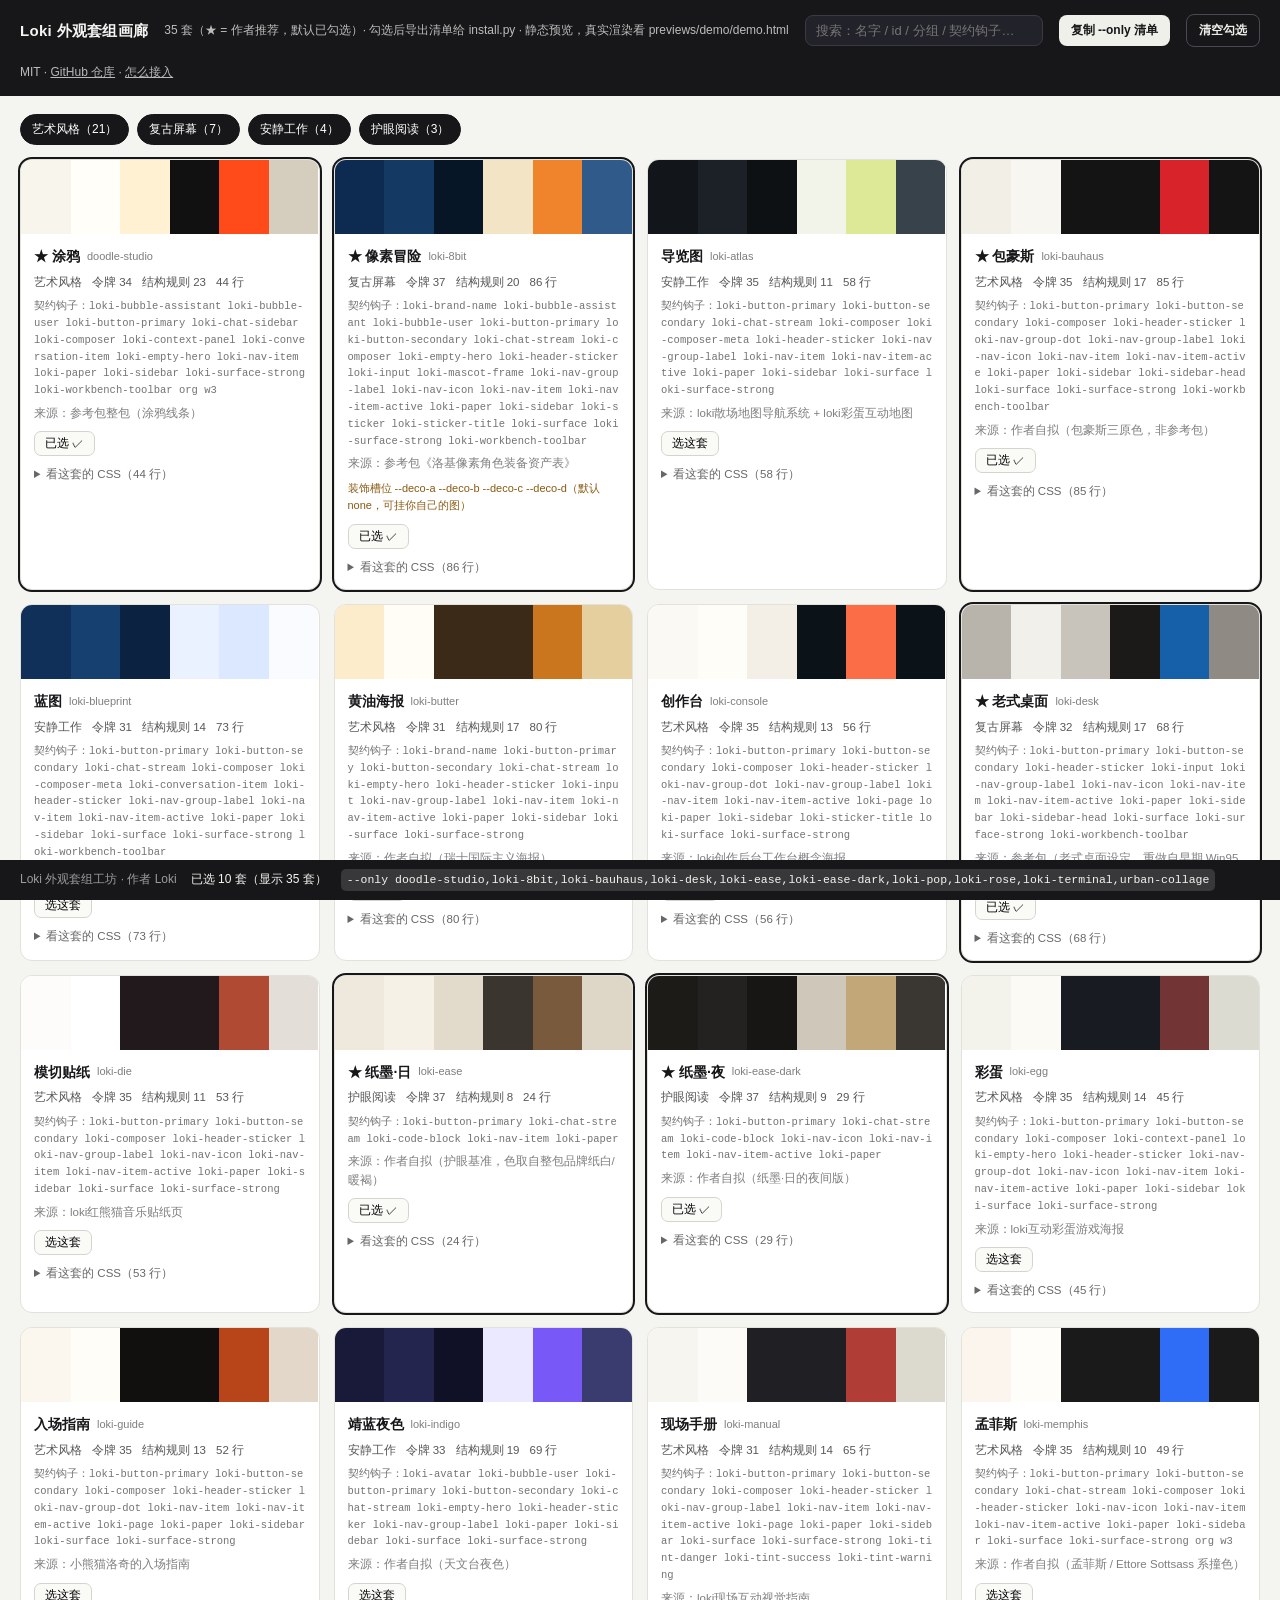
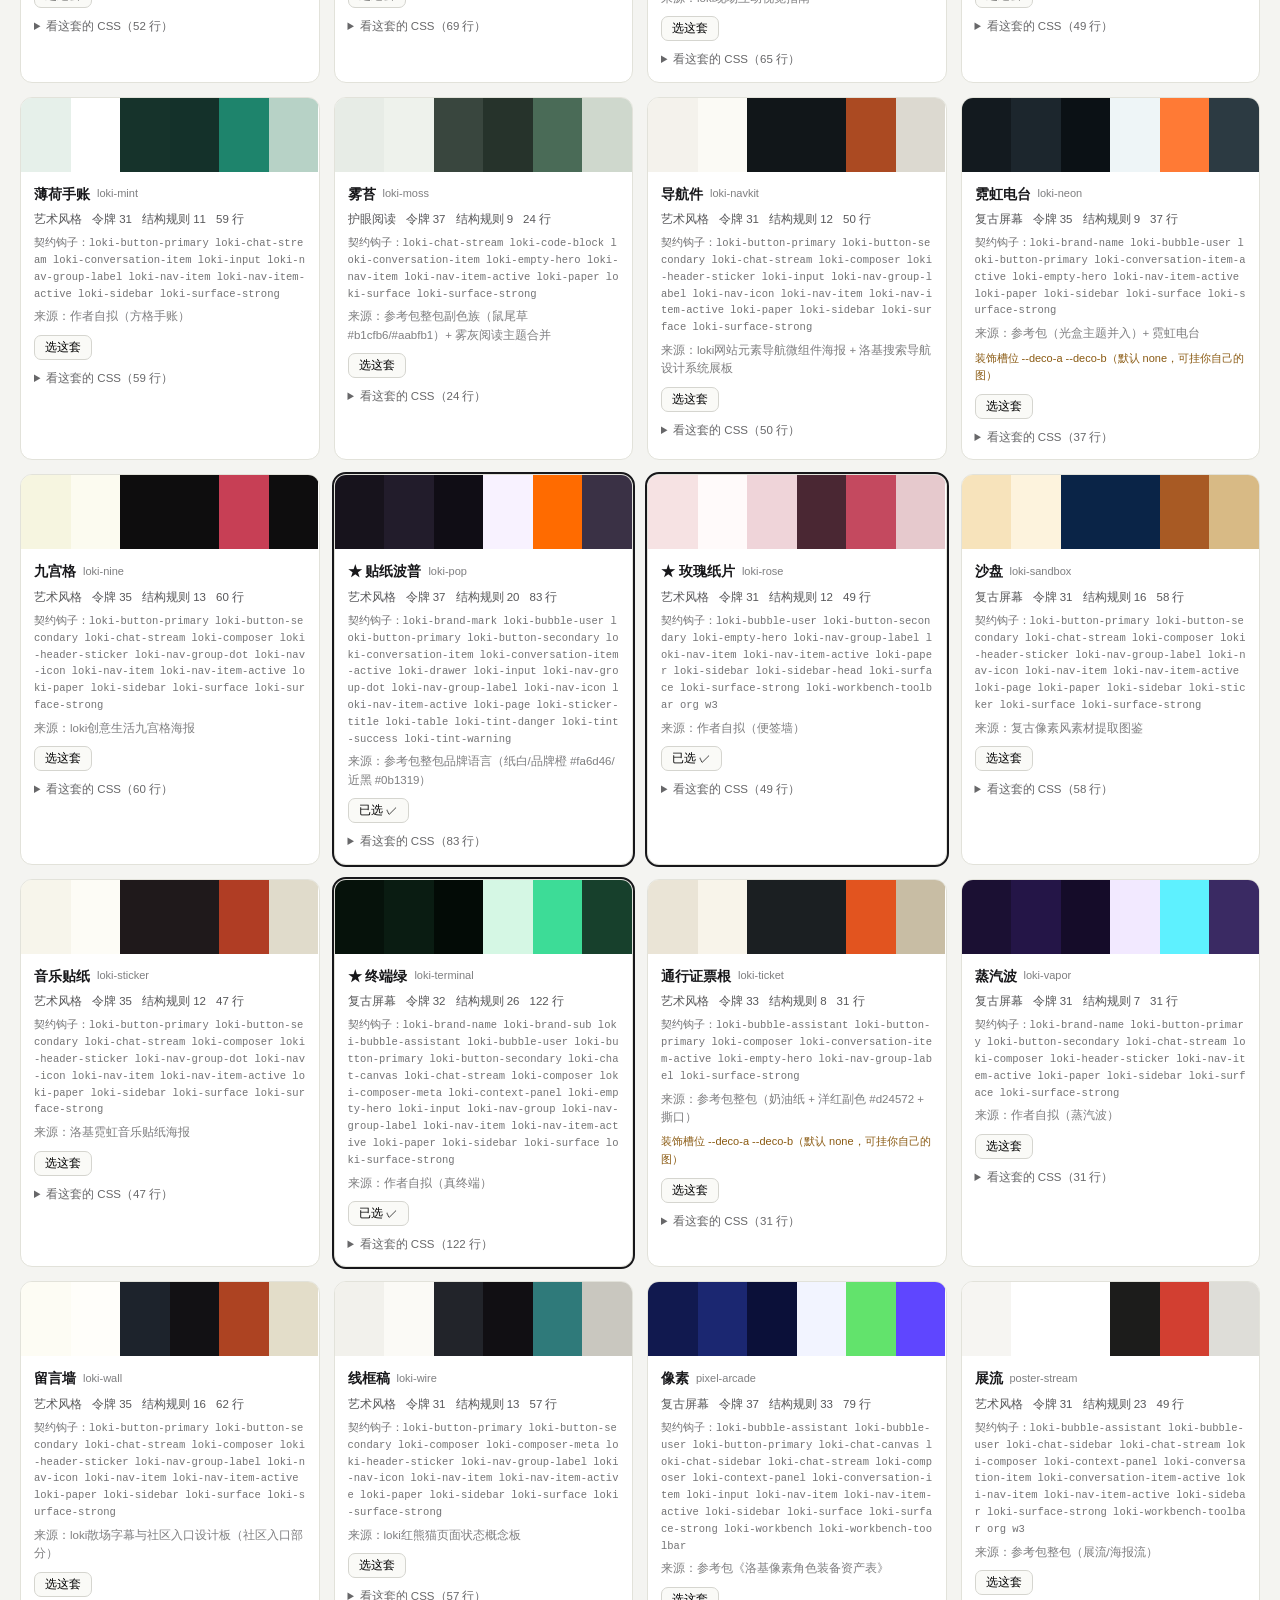
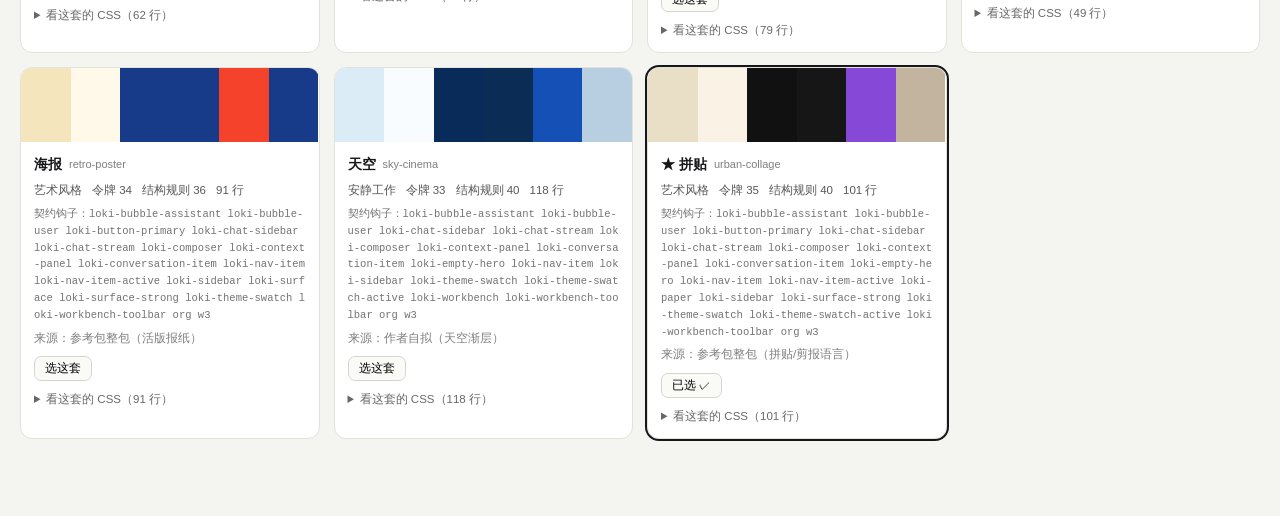
<file: docs/index.html>
<!doctype html>
<html lang="zh-CN"><head><meta charset="utf-8">
<title>外观套组画廊 · loki-theme-kit</title>
<style>
 :root { color-scheme: light; }
 body { margin:0; font:14px/1.6 -apple-system,"PingFang SC",sans-serif; background:#f4f4f1; color:#17171a; }
 header { position:sticky; top:0; z-index:5; background:#17171a; color:#f4f4f1; padding:14px 20px; display:flex; gap:16px; align-items:center; flex-wrap:wrap; }
 header h1 { font-size:15px; margin:0; letter-spacing:.02em; }
 header .meta { font-size:12px; opacity:.75; }
 header input { flex:1; min-width:180px; padding:7px 10px; border-radius:8px; border:1px solid #3a3a40; background:#22222a; color:#fff; font-size:13px; }
 header button { padding:7px 12px; border-radius:8px; border:0; background:#f0f0ea; color:#17171a; font-size:12px; font-weight:600; cursor:pointer; }
 header button.ghost { background:transparent; color:#f0f0ea; border:1px solid #4a4a52; }
 main { padding:18px 20px 60px; }
 .filters { display:flex; gap:8px; flex-wrap:wrap; margin-bottom:14px; }
 .chip { padding:5px 11px; border-radius:999px; border:1px solid #d5d5cf; background:#fff; font-size:12px; cursor:pointer; }
 .chip[data-on="1"] { background:#17171a; color:#fff; border-color:#17171a; }
 .grid { display:grid; gap:14px; grid-template-columns:repeat(auto-fill,minmax(280px,1fr)); }
 .card { background:#fff; border:1px solid #e2e2da; border-radius:12px; overflow:hidden; }
 .card.selected { outline:2px solid #17171a; }
 .swatch { display:flex; height:74px; }
 .swatch div { flex:1; }
 .body { padding:11px 13px 13px; }
 .label { font-weight:700; font-size:14px; display:flex; align-items:center; gap:7px; }
 .label small { font-weight:400; opacity:.55; font-size:11px; }
 .row { font-size:11.5px; opacity:.72; margin-top:5px; display:flex; gap:10px; flex-wrap:wrap; }
 .hooks { font-family:ui-monospace,Menlo,monospace; font-size:10.5px; opacity:.6; margin-top:7px; word-break:break-all; }
 .deco { margin-top:7px; font-size:11px; color:#8a5a12; }
 .pick { margin-top:9px; display:flex; gap:8px; align-items:center; }
 .pick button { font-size:11.5px; padding:4px 10px; border-radius:7px; border:1px solid #d5d5cf; background:#fafaf7; cursor:pointer; }
 details { margin-top:9px; }
 summary { font-size:11.5px; cursor:pointer; opacity:.65; }
 pre { max-height:260px; overflow:auto; background:#17171a; color:#e6e6df; padding:10px; border-radius:8px; font-size:10.5px; margin:7px 0 0; }
 footer { position:fixed; bottom:0; left:0; right:0; background:#17171a; color:#f4f4f1; padding:9px 20px; font-size:12px; display:flex; gap:14px; align-items:center; }
 code { background:rgba(255,255,255,.14); padding:2px 6px; border-radius:5px; font-size:11.5px; }
</style></head><body>
<header>
  <h1>Loki 外观套组画廊</h1>
  <span class="meta">35 套（★ = 作者推荐，默认已勾选）· 勾选后导出清单给 install.py · 静态预览，真实渲染看 previews/demo/demo.html</span>
  <input id="q" placeholder="搜索：名字 / id / 分组 / 契约钩子…">
  <button id="copy">复制 --only 清单</button>
  <button class="ghost" id="clear">清空勾选</button>
  <span class="meta">MIT · <a href="https://github.com/loki2046-mao/loki-theme-kit" style="color:#f0f0ea">GitHub 仓库</a> · <a href="https://github.com/loki2046-mao/loki-theme-kit#readme" style="color:#f0f0ea">怎么接入</a></span>
</header>
<main>
  <div class="filters" id="filters"></div>
  <div class="grid" id="grid"></div>
</main>
<footer>
  <span style="opacity:.6">Loki 外观套组工坊 · 作者 Loki</span>
  <span id="status">已选 0 套</span>
  <code id="cmd">--only —</code>
</footer>
<script>
const SETS = [{"id": "doodle-studio", "label": "涂鸦", "group": "art", "tokens": 34, "rules": 23, "lines": 44, "hooks": ["loki-bubble-assistant", "loki-bubble-user", "loki-button-primary", "loki-chat-sidebar", "loki-composer", "loki-context-panel", "loki-conversation-item", "loki-empty-hero", "loki-nav-item", "loki-paper", "loki-sidebar", "loki-surface-strong", "loki-workbench-toolbar", "org", "w3"], "deco": [], "colors": {"canvas": "#f8f5ed", "surface": "#fffef9", "sidebar": "#fff1d2", "text": "#111111", "muted": "#736e67", "accent": "#ff4b19", "accentInk": "#111111", "border": "#d5cdbd", "radius": "10px 4px 9px 3px", "font": "\"Chalkboard SE\", \"Kaiti SC\", \"STKaiti\", \"Comic Sans MS\", cursive"}, "recommended": true, "source_board": "参考包整包（涂鸦线条）", "status": "", "css": "/* doodle-studio —— 由 scripts/extract.py 从 作者自己的 App（Loki Assistant）的 app/globals.css 抽出，未人工整理。\n   契约见 references/host-contract.md；选择器前缀可按宿主改写。 */\n:root[data-theme=\"doodle-studio\"] {\n\n  --bg-canvas: #f8f5ed;\n  --bg-canvas-soft: #fffdf7;\n  --bg-surface: #fffef9;\n  --bg-elevated: #ffffff;\n  --bg-paper: #fff8dc;\n  --bg-metal: #111111;\n  --border-subtle: #d5cdbd;\n  --border-active: #ff4b19;\n  --text-primary: #111111;\n  --text-secondary: #4d4a45;\n  --text-muted: #736e67;\n  --accent-copper: #ff4b19;\n  --accent-copper-deep: #c62c08;\n  --accent-cream: #ffd431;\n  --accent-ink: #111111;\n  --state-running: #2e65d2;\n  --state-success: #31885c;\n  --state-warning: #bb7600;\n  --state-danger: #d53c34;\n  --shadow-soft: 3px 4px 0 rgba(17,17,17,.16);\n  --shadow-panel: 1px 2px 0 rgba(17,17,17,.14);\n  --radius-panel: 10px 4px 9px 3px;\n  --radius-control: 7px 3px 6px 2px;\n\n  --bg-metal: #fff1d2;\n  --sidebar-text: #111111;\n  --sidebar-muted: #5f5a50;\n  --sidebar-hover: rgba(255,75,25,.11);\n  --sidebar-active: rgba(255,212,49,.48);\n  --shell-width: 13.5rem;\n\n  --font-display: \"Chalkboard SE\", \"Kaiti SC\", \"STKaiti\", \"Comic Sans MS\", cursive;\n  --display-weight: 600;\n  --display-spacing: 0.005em;\n\n  --canvas-texture: repeating-linear-gradient(0deg, transparent 0 27px, rgba(17,17,17,.05) 27px 28px);\n  --canvas-texture-size: 100% 28px;\n  --canvas-ambient: radial-gradient(ellipse 70% 40% at 50% -8%, rgba(255,75,25,.05), transparent 60%);\n\n  --canvas-ambient: radial-gradient(ellipse 75% 45% at 50% -10%, rgba(255,75,25,.07), transparent 60%);\n\n  --canvas-ambient: radial-gradient(ellipse 80% 50% at 50% -12%, rgba(255,75,25,.09), transparent 62%);\n}\n\n:root[data-theme=\"doodle-studio\"] .loki-paper { border-style: dashed; }\n:root[data-theme=\"doodle-studio\"] .loki-sidebar { border-right: 2px dashed #111; }\n:root[data-theme=\"doodle-studio\"] .loki-sidebar nav { gap: .35rem; padding-inline: .75rem; }\n:root[data-theme=\"doodle-studio\"] .loki-sidebar .loki-nav-item { border-radius: 8px 3px 9px 2px; }\n:root[data-theme=\"doodle-studio\"] .loki-sidebar .loki-nav-item:nth-child(3n) { transform: rotate(-.35deg); }\n:root[data-theme=\"doodle-studio\"] .loki-empty-hero { border-width: 2px; border-style: dashed; }\n:root[data-theme=\"doodle-studio\"] .loki-bubble-user { transform: rotate(.25deg); }\n:root[data-theme=\"doodle-studio\"] .loki-chat-sidebar { background: #fff8dc; border-right: 2px dashed #111; }\n:root[data-theme=\"doodle-studio\"] .loki-chat-sidebar > div:first-child { border-bottom-style: dashed; }\n:root[data-theme=\"doodle-studio\"] .loki-conversation-item { border-radius: 9px 3px 8px 2px; border: 1px dashed transparent; margin-bottom: .35rem; }\n:root[data-theme=\"doodle-studio\"] .loki-conversation-item:hover { border-color: #111; }\n:root[data-theme=\"doodle-studio\"] .loki-workbench-toolbar { border-bottom-style: dashed; }\n:root[data-theme=\"doodle-studio\"] .loki-composer { border-top: 2px dashed #111; }\n:root[data-theme=\"doodle-studio\"] .loki-paper {\n  transition: transform .18s cubic-bezier(.34,1.56,.64,1);\n}\n:root[data-theme=\"doodle-studio\"] .loki-paper:hover { transform: rotate(-.4deg) scale(1.012); }\n:root[data-theme=\"doodle-studio\"] body {\n  background-image:\n    repeating-linear-gradient(0deg, transparent 0 27px, rgba(17,17,17,.05) 27px 28px),\n    radial-gradient(ellipse 70% 40% at 50% -8%, rgba(255,75,25,.05), transparent 60%);\n  background-size: 100% 28px, auto;\n}\n:root[data-theme=\"doodle-studio\"] .loki-bubble-assistant {\n  box-shadow: 3px 4px 0 rgba(17,17,17,.08), inset 0 1px 0 rgba(255,255,255,.7);\n}\n:root[data-theme=\"doodle-studio\"] {\n  --canvas-ambient: none;\n  --canvas-noise: url(\"data:image/svg+xml;utf8,<svg xmlns='http://www.w3.org/2000/svg' width='120' height='120'><filter id='n'><feTurbulence type='fractalNoise' baseFrequency='0.9' numOctaves='2' stitchTiles='stitch'/><feColorMatrix type='saturate' values='0'/><feComponentTransfer><feFuncA type='linear' slope='0.035'/></feComponentTransfer></filter><rect width='100%25' height='100%25' filter='url(%23n)'/></svg>\");\n  --surface-glow: none;\n}\n:root[data-theme=\"doodle-studio\"] .loki-bubble-assistant, :root[data-theme=\"doodle-studio\"] .loki-bubble-user, :root[data-theme=\"doodle-studio\"] .loki-composer, :root[data-theme=\"doodle-studio\"] .loki-surface-strong {\n  border-radius: 18px 6px 16px 8px;\n  border: 1.5px solid #222;\n  box-shadow: 4px 5px 0 rgba(217,201,126,.85);\n}\n:root[data-theme=\"doodle-studio\"] .loki-bubble-user { transform: rotate(-.5deg); background: #d9e7ff; }\n:root[data-theme=\"doodle-studio\"] .loki-bubble-assistant { transform: rotate(.4deg); }\n:root[data-theme=\"doodle-studio\"] .loki-context-panel { background: #f4efe2; border-left: 1.5px dashed #222; }\n:root[data-theme=\"doodle-studio\"] .loki-composer .loki-button-primary {\n  background: #ff4b19; color: #fff; border: 1.5px solid #222;\n  border-radius: 14px 4px 12px 5px; box-shadow: 3px 4px 0 rgba(217,201,126,.9);\n}\n"}, {"id": "loki-8bit", "label": "像素冒险", "group": "retro", "tokens": 37, "rules": 20, "lines": 86, "hooks": ["loki-brand-name", "loki-bubble-assistant", "loki-bubble-user", "loki-button-primary", "loki-button-secondary", "loki-chat-stream", "loki-composer", "loki-empty-hero", "loki-header-sticker", "loki-input", "loki-mascot-frame", "loki-nav-group-label", "loki-nav-icon", "loki-nav-item", "loki-nav-item-active", "loki-paper", "loki-sidebar", "loki-sticker", "loki-sticker-title", "loki-surface", "loki-surface-strong", "loki-workbench-toolbar"], "deco": ["--deco-a", "--deco-b", "--deco-c", "--deco-d"], "colors": {"canvas": "#0d2b51", "surface": "#143a63", "sidebar": "#061626", "text": "#f3e4c6", "muted": "#93a9c4", "accent": "#f0842c", "accentInk": "#08131f", "border": "#2f5a8a", "radius": "0", "font": "\"Menlo\", \"SF Mono\", \"PingFang SC\", monospace"}, "recommended": true, "source_board": "参考包《洛基像素角色装备资产表》", "status": "", "css": "/* loki-8bit —— 由 scripts/extract.py 从 作者自己的 App（Loki Assistant）的 app/globals.css 抽出，未人工整理。\n   契约见 references/host-contract.md；选择器前缀可按宿主改写。 */\n:root[data-theme=\"loki-8bit\"] {\n\n  --bg-canvas: #0d2b51;\n  --bg-canvas-soft: #113560;\n  --bg-surface: #143a63;\n  --bg-elevated: #1a4470;\n  --bg-paper: #0b2244;\n  --bg-metal: #061626;\n  --sidebar-text: #ebcfa7;\n  --sidebar-muted: #93a9c4;\n  --sidebar-hover: rgba(235, 207, 167, .14);\n  --sidebar-active: rgba(235, 207, 167, .26);\n  --sidebar-rule: rgba(235, 207, 167, .24);\n  --border-subtle: #2f5a8a;\n  --border-active: #f2c879;\n  --text-primary: #f3e4c6;\n  --text-secondary: #c3cfe0;\n  --text-muted: #93a9c4;\n  --accent-copper: #f0842c;\n  --accent-copper-deep: #c25c12;\n  --accent-cream: #f2c879;\n  --accent-ink: #08131f;\n  --state-running: #f0842c;\n  --state-success: #6fd08c;\n  --state-warning: #f2c879;\n  --state-danger: #ef5a5a;\n  --shadow-soft: 4px 4px 0 rgba(4, 12, 24, .9);\n  --shadow-panel: 6px 6px 0 rgba(4, 12, 24, .8);\n  --radius-panel: 0;\n  --radius-control: 0;\n  --surface-highlight: rgba(255, 255, 255, .07);\n  --surface-glow: none;\n  --font-display: \"Menlo\", \"SF Mono\", \"PingFang SC\", monospace;\n  --display-weight: 700;\n  --display-spacing: 0.06em;\n  /* 装饰槽位：原作者在这里挂过一件小道具（位置与尺寸已定，图片不随包分发）。\n     想挂自己的图就覆盖这个变量，例如 --deco-a: url(\"/your/icon.png\"); */\n  --deco-a: none;\n  /* 装饰槽位：原作者在这里挂过一件小道具（位置与尺寸已定，图片不随包分发）。\n     想挂自己的图就覆盖这个变量，例如 --deco-a: url(\"/your/icon.png\"); */\n  --deco-b: none;\n  /* 装饰槽位：原作者在这里挂过一件小道具（位置与尺寸已定，图片不随包分发）。\n     想挂自己的图就覆盖这个变量，例如 --deco-a: url(\"/your/icon.png\"); */\n  --deco-c: none;\n  /* 装饰槽位：原作者在这里挂过一件小道具（位置与尺寸已定，图片不随包分发）。\n     想挂自己的图就覆盖这个变量，例如 --deco-a: url(\"/your/icon.png\"); */\n  --deco-d: none;\n}\n\n:root[data-theme=\"loki-8bit\"] .loki-surface, :root[data-theme=\"loki-8bit\"] .loki-surface-strong, :root[data-theme=\"loki-8bit\"] .loki-paper, :root[data-theme=\"loki-8bit\"] .loki-empty-hero {\n  border: 3px solid #1f4a7a;\n  image-rendering: pixelated;\n}\n:root[data-theme=\"loki-8bit\"] .loki-surface, :root[data-theme=\"loki-8bit\"] .loki-surface-strong, :root[data-theme=\"loki-8bit\"] .loki-paper, :root[data-theme=\"loki-8bit\"] .loki-empty-hero, :root[data-theme=\"loki-8bit\"] .loki-mascot-frame, :root[data-theme=\"loki-8bit\"] .loki-bubble-assistant, :root[data-theme=\"loki-8bit\"] .loki-bubble-user {\n  border: 3px solid #061626;\n  border-radius: 0;\n  box-shadow: 5px 5px 0 rgba(4, 12, 24, .85);\n}\n:root[data-theme=\"loki-8bit\"] .loki-button-primary, :root[data-theme=\"loki-8bit\"] .loki-sidebar .loki-button-primary, :root[data-theme=\"loki-8bit\"] .loki-composer .loki-button-primary {\n  background: #f0842c;\n  color: #08131f;\n  border: 3px solid #061626;\n  border-radius: 0;\n  box-shadow: 4px 4px 0 #061626;\n  font-weight: 700;\n}\n:root[data-theme=\"loki-8bit\"] .loki-button-primary:active, :root[data-theme=\"loki-8bit\"] .loki-sidebar .loki-button-primary:active {\n  transform: translate(3px, 3px);\n  box-shadow: 1px 1px 0 #061626;\n}\n:root[data-theme=\"loki-8bit\"] .loki-button-secondary, :root[data-theme=\"loki-8bit\"] .loki-sidebar .loki-button-secondary, :root[data-theme=\"loki-8bit\"] .loki-input {\n  border: 3px solid #061626;\n  border-radius: 0;\n  background: #143a63;\n  color: #f3e4c6;\n}\n:root[data-theme=\"loki-8bit\"] .loki-chat-stream {\n  background-image: repeating-linear-gradient(\n    0deg,\n    rgba(255, 255, 255, .035) 0 1px,\n    transparent 1px 3px\n  );\n}\n:root[data-theme=\"loki-8bit\"] .loki-button-primary, :root[data-theme=\"loki-8bit\"] .loki-button-secondary {\n  border: 3px solid #061626;\n  box-shadow: 3px 3px 0 rgba(4, 12, 24, .9);\n  text-transform: uppercase;\n  letter-spacing: .06em;\n}\n:root[data-theme=\"loki-8bit\"] .loki-button-primary:active {\n  transform: translate(3px, 3px);\n  box-shadow: 0 0 0 rgba(0, 0, 0, 0);\n}\n:root[data-theme=\"loki-8bit\"] .loki-sidebar .loki-nav-item-active { box-shadow: inset 4px 0 0 #f2c879; }\n:root[data-theme=\"loki-8bit\"] .loki-nav-icon { border-radius: 0; }\n:root[data-theme=\"loki-8bit\"] .loki-nav-item, :root[data-theme=\"loki-8bit\"] .loki-nav-group-label, :root[data-theme=\"loki-8bit\"] .loki-workbench-toolbar {\n  text-transform: uppercase;\n  letter-spacing: .1em;\n}\n:root[data-theme=\"loki-8bit\"] main h1, :root[data-theme=\"loki-8bit\"] .loki-brand-name {\n  text-shadow: 3px 3px 0 #061626;\n}\n:root[data-theme=\"loki-8bit\"] .loki-workbench-toolbar, :root[data-theme=\"loki-8bit\"] .loki-composer {\n  border-color: #061626;\n  border-width: 3px;\n}\n:root[data-theme=\"loki-8bit\"] .loki-sticker-title {\n  background: #f0842c;\n  border: 3px solid #061626;\n  box-shadow: 4px 4px 0 #061626;\n  transform: none;\n  color: #08131f;\n}\n:root[data-theme=\"loki-8bit\"] .loki-header-sticker, :root[data-theme=\"loki-8bit\"] .loki-sticker {\n  image-rendering: pixelated;\n}\n:root[data-theme=\"loki-8bit\"] .loki-bubble-user { border-radius: 0; border: 2px solid #061626; }\n:root[data-theme=\"loki-8bit\"] .loki-bubble-assistant { border-radius: 0; border: 2px solid #2f5a8a; }\n:root[data-theme=\"loki-8bit\"] body {\n  background-image: repeating-conic-gradient(rgba(255, 255, 255, .022) 0% 25%, transparent 0% 50%);\n  background-size: 16px 16px;\n}\n:root[data-theme=\"loki-8bit\"] .loki-empty-hero {\n  background-repeat: no-repeat;\n}\n:root[data-theme=\"loki-8bit\"] .loki-empty-hero {\n  background-image: var(--deco-a),\n    var(--deco-b),\n    var(--deco-c),\n    var(--deco-d);\n  background-position: right 22px top 18px, right 96px top 26px, right 26px bottom 18px, left 20px bottom 16px;\n  background-size: 52px, 40px, 32px, 48px;\n  image-rendering: pixelated;\n}\n"}, {"id": "loki-atlas", "label": "导览图", "group": "calm", "tokens": 35, "rules": 11, "lines": 58, "hooks": ["loki-button-primary", "loki-button-secondary", "loki-chat-stream", "loki-composer", "loki-composer-meta", "loki-header-sticker", "loki-nav-group-label", "loki-nav-item", "loki-nav-item-active", "loki-paper", "loki-sidebar", "loki-surface", "loki-surface-strong"], "deco": [], "colors": {"canvas": "#12161a", "surface": "#1b2127", "sidebar": "#0d1114", "text": "#f2f4e9", "muted": "#a9ae9c", "accent": "#dde996", "accentInk": "#12161a", "border": "#38424a", "radius": "6px", "font": "\"Avenir Next\", \"PingFang SC\", sans-serif"}, "recommended": false, "source_board": "loki散场地图导航系统 + loki彩蛋互动地图", "status": "", "css": "/* loki-atlas —— 由 scripts/extract.py 从 作者自己的 App（Loki Assistant）的 app/globals.css 抽出，未人工整理。\n   契约见 references/host-contract.md；选择器前缀可按宿主改写。 */\n:root[data-theme=\"loki-atlas\"] {\n\n  --bg-canvas: #12161a;\n  --bg-canvas-soft: #181d22;\n  --bg-surface: #1b2127;\n  --bg-elevated: #212a31;\n  --bg-paper: #1b2127;\n  --bg-metal: #0d1114;\n  --sidebar-text: #eff2ea;\n  --sidebar-muted: #a9ae9c;\n  --sidebar-hover: rgba(221, 233, 150, .12);\n  --sidebar-active: rgba(221, 233, 150, .22);\n  --sidebar-rule: rgba(239, 242, 234, .16);\n  --border-subtle: #38424a;\n  --border-active: #dde996;\n  --text-primary: #f2f4e9;\n  --text-secondary: #cfd3c2;\n  --text-muted: #a9ae9c;\n  --accent-copper: #dde996;\n  --accent-copper-deep: #b8c46e;\n  --accent-cream: #b494a5;\n  --accent-ink: #12161a;\n  --state-running: #dde996;\n  --state-success: #8fd6a8;\n  --state-warning: #e8c86a;\n  --state-danger: #e08a7a;\n  --shadow-soft: none;\n  --shadow-panel: none;\n  --radius-panel: 6px;\n  --radius-control: 4px;\n  --font-display: \"Avenir Next\", \"PingFang SC\", sans-serif;\n  --display-weight: 700;\n  --display-spacing: 0.02em;\n  --nav-tone-work: #dde996;\n  --nav-tone-knowledge: #b494a5;\n  --nav-tone-briefing: #6e534d;\n  --nav-tone-system: #cfd3c2;\n}\n\n:root[data-theme=\"loki-atlas\"] .loki-chat-stream {\n  background-image:\n    radial-gradient(rgba(180, 148, 165, .22) 1.4px, transparent 1.8px),\n    linear-gradient(90deg, transparent 0 22px, rgba(221, 233, 150, .22) 22px 23px, transparent 23px);\n  background-size: 46px 46px, 100% 100%;\n}\n:root[data-theme=\"loki-atlas\"] .loki-chat-stream .loki-paper {\n  position: relative;\n  border: 1px solid var(--border-subtle);\n  border-left: 3px solid #b494a5;\n  background: var(--bg-paper);\n  box-shadow: none;\n}\n:root[data-theme=\"loki-atlas\"] .loki-chat-stream .loki-paper::before {\n  content: \"\";\n  position: absolute;\n  top: 14px;\n  left: -8px;\n  width: 11px;\n  height: 11px;\n  border-radius: 999px;\n  background: #dde996;\n  box-shadow: 0 0 0 3px rgba(18, 22, 26, .9);\n}\n:root[data-theme=\"loki-atlas\"] .loki-surface, :root[data-theme=\"loki-atlas\"] .loki-surface-strong {\n  border: 1px solid var(--border-subtle);\n  background: var(--bg-surface);\n  box-shadow: none;\n}\n:root[data-theme=\"loki-atlas\"] main h1 {\n  text-transform: uppercase;\n  letter-spacing: .12em;\n  border-bottom: 1px dashed rgba(221, 233, 150, .45);\n  padding-bottom: 7px;\n}\n:root[data-theme=\"loki-atlas\"] .loki-nav-group-label, :root[data-theme=\"loki-atlas\"] .loki-composer-meta {\n  font-family: var(--font-mono);\n  text-transform: uppercase;\n  letter-spacing: .18em;\n  font-size: 9.5px;\n}\n:root[data-theme=\"loki-atlas\"] .loki-nav-item { border-radius: 4px; }\n:root[data-theme=\"loki-atlas\"] .loki-nav-item-active { box-shadow: inset 3px 0 0 #dde996; }\n:root[data-theme=\"loki-atlas\"] .loki-button-primary, :root[data-theme=\"loki-atlas\"] .loki-sidebar .loki-button-primary, :root[data-theme=\"loki-atlas\"] .loki-composer .loki-button-primary {\n  background-color: #dde996;\n  background-image: none;\n  color: #12161a;\n  border: 1px solid #b8c46e;\n  border-radius: 4px;\n  font-weight: 700;\n  box-shadow: none;\n}\n:root[data-theme=\"loki-atlas\"] .loki-button-secondary, :root[data-theme=\"loki-atlas\"] .loki-sidebar .loki-button-secondary {\n  border: 1px solid rgba(221, 233, 150, .55);\n  border-radius: 4px;\n}\n:root[data-theme=\"loki-atlas\"] .loki-header-sticker { border: 1px dashed rgba(221, 233, 150, .7); padding: 3px; }\n"}, {"id": "loki-bauhaus", "label": "包豪斯", "group": "art", "tokens": 35, "rules": 17, "lines": 85, "hooks": ["loki-button-primary", "loki-button-secondary", "loki-composer", "loki-header-sticker", "loki-nav-group-dot", "loki-nav-group-label", "loki-nav-icon", "loki-nav-item", "loki-nav-item-active", "loki-paper", "loki-sidebar", "loki-sidebar-head", "loki-surface", "loki-surface-strong", "loki-workbench-toolbar"], "deco": [], "colors": {"canvas": "#f2efe6", "surface": "#f8f6f0", "sidebar": "#141414", "text": "#141414", "muted": "#6b6760", "accent": "#d8232a", "accentInk": "#ffffff", "border": "#141414", "radius": "0", "font": "\"Helvetica Neue\", \"Arial\", \"PingFang SC\", sans-serif"}, "recommended": true, "source_board": "作者自拟（包豪斯三原色，非参考包）", "status": "", "css": "/* loki-bauhaus —— 由 scripts/extract.py 从 作者自己的 App（Loki Assistant）的 app/globals.css 抽出，未人工整理。\n   契约见 references/host-contract.md；选择器前缀可按宿主改写。 */\n:root[data-theme=\"loki-bauhaus\"] {\n\n  --bg-canvas: #f2efe6;\n  --bg-canvas-soft: #eae6db;\n  --bg-surface: #f8f6f0;\n  --bg-elevated: #fbfaf6;\n  --bg-paper: #f8f6f0;\n  --bg-metal: #141414;\n  --sidebar-text: #f6f4ee;\n  --sidebar-muted: #a8a49b;\n  --sidebar-hover: rgba(255, 255, 255, .13);\n  --sidebar-active: #d8232a;\n  --sidebar-rule: rgba(255, 255, 255, .2);\n  --border-subtle: #141414;\n  --border-active: #d8232a;\n  --text-primary: #141414;\n  --text-secondary: #3d3a35;\n  --text-muted: #6b6760;\n  --accent-copper: #d8232a;\n  --accent-copper-deep: #a8121a;\n  --accent-cream: #f2b705;\n  --accent-ink: #ffffff;\n  --state-running: #1a4fa0;\n  --state-success: #1a4fa0;\n  --state-warning: #f2b705;\n  --state-danger: #d8232a;\n  --shadow-soft: none;\n  --shadow-panel: none;\n  --radius-panel: 0;\n  --radius-control: 0;\n  --font-display: \"Helvetica Neue\", \"Arial\", \"PingFang SC\", sans-serif;\n  --display-weight: 800;\n  --display-spacing: 0.04em;\n  /* 分组色＝三原色轮转，直接复用导航分组机制 */\n  --nav-tone-work: #d8232a;\n  --nav-tone-knowledge: #f2b705;\n  --nav-tone-briefing: #1a4fa0;\n  --nav-tone-system: #f6f4ee;\n}\n\n:root[data-theme=\"loki-bauhaus\"] .loki-workbench-toolbar, :root[data-theme=\"loki-bauhaus\"] .loki-sidebar-head {\n  background-image: linear-gradient(90deg, #d8232a 0 33.3%, #f2b705 33.3% 66.6%, #1a4fa0 66.6% 100%);\n  background-size: 100% 5px;\n  background-position: bottom left;\n  background-repeat: no-repeat;\n}\n:root[data-theme=\"loki-bauhaus\"] .loki-nav-group-dot { border-radius: 0; width: 8px; height: 8px; }\n:root[data-theme=\"loki-bauhaus\"] .loki-sidebar .loki-nav-item {\n  border-radius: 0;\n  border-bottom: 1px solid rgba(255, 255, 255, .14);\n  text-transform: uppercase;\n  letter-spacing: .05em;\n  font-weight: 700;\n  font-size: 12px;\n}\n:root[data-theme=\"loki-bauhaus\"] .loki-sidebar .loki-nav-item-active, :root[data-theme=\"loki-bauhaus\"] .loki-sidebar .loki-nav-item-active * { color: #ffffff; }\n:root[data-theme=\"loki-bauhaus\"] .loki-nav-item-active .loki-nav-icon {\n  background: #ffffff;\n  color: #141414;\n  box-shadow: none;\n  border-radius: 0;\n}\n:root[data-theme=\"loki-bauhaus\"] .loki-nav-icon { border-radius: 0; }\n:root[data-theme=\"loki-bauhaus\"] .loki-surface, :root[data-theme=\"loki-bauhaus\"] .loki-surface-strong, :root[data-theme=\"loki-bauhaus\"] .loki-paper {\n  border: 2px solid #141414;\n  border-radius: 0;\n  box-shadow: none;\n}\n:root[data-theme=\"loki-bauhaus\"] .loki-surface-strong:not([class*=\"fixed\"]) { position: relative; }\n:root[data-theme=\"loki-bauhaus\"] .loki-surface-strong:not([class*=\"fixed\"])::before, :root[data-theme=\"loki-bauhaus\"] .loki-surface-strong:not([class*=\"fixed\"])::after {\n  content: \"\";\n  position: absolute;\n  width: 10px;\n  height: 10px;\n}\n:root[data-theme=\"loki-bauhaus\"] .loki-surface-strong:not([class*=\"fixed\"])::before {\n  top: 0;\n  left: 0;\n  background: #d8232a;\n}\n:root[data-theme=\"loki-bauhaus\"] .loki-surface-strong:not([class*=\"fixed\"])::after {\n  right: 0;\n  bottom: 0;\n  background: #1a4fa0;\n}\n:root[data-theme=\"loki-bauhaus\"] main h1 {\n  text-transform: uppercase;\n  letter-spacing: .06em;\n  display: flex;\n  align-items: center;\n  gap: 10px;\n}\n:root[data-theme=\"loki-bauhaus\"] main h1::before {\n  content: \"\";\n  width: 14px;\n  height: 14px;\n  flex: none;\n  background: #d8232a;\n}\n:root[data-theme=\"loki-bauhaus\"] .loki-button-primary, :root[data-theme=\"loki-bauhaus\"] .loki-sidebar .loki-button-primary, :root[data-theme=\"loki-bauhaus\"] .loki-composer .loki-button-primary {\n  background-color: #d8232a;\n  background-image: none;\n  color: #ffffff;\n  border: 2px solid #141414;\n  border-radius: 0;\n  text-transform: uppercase;\n  letter-spacing: .08em;\n  font-weight: 700;\n  box-shadow: none;\n}\n:root[data-theme=\"loki-bauhaus\"] .loki-button-secondary, :root[data-theme=\"loki-bauhaus\"] .loki-sidebar .loki-button-secondary {\n  border: 2px solid #141414;\n  border-radius: 0;\n  text-transform: uppercase;\n  letter-spacing: .06em;\n  font-weight: 700;\n}\n:root[data-theme=\"loki-bauhaus\"] .loki-header-sticker {\n  border-radius: 999px;\n  border: 2px solid #141414;\n  background: #f2b705;\n  padding: 3px;\n}\n:root[data-theme=\"loki-bauhaus\"] .loki-nav-group-label { text-transform: uppercase; letter-spacing: .16em; font-weight: 700; }\n"}, {"id": "loki-blueprint", "label": "蓝图", "group": "calm", "tokens": 31, "rules": 14, "lines": 73, "hooks": ["loki-button-primary", "loki-button-secondary", "loki-chat-stream", "loki-composer", "loki-composer-meta", "loki-conversation-item", "loki-header-sticker", "loki-nav-group-label", "loki-nav-item", "loki-nav-item-active", "loki-paper", "loki-sidebar", "loki-surface", "loki-surface-strong", "loki-workbench-toolbar"], "deco": [], "colors": {"canvas": "#10305a", "surface": "#16406f", "sidebar": "#0b2340", "text": "#eaf2ff", "muted": "#9fc0e6", "accent": "#dbe8ff", "accentInk": "#10305a", "border": "rgba(234, 242, 255, .3)", "radius": "2px", "font": "\"SF Mono\", \"Menlo\", \"PingFang SC\", monospace"}, "recommended": false, "source_board": "作者自拟（制蓝图）", "status": "", "css": "/* loki-blueprint —— 由 scripts/extract.py 从 作者自己的 App（Loki Assistant）的 app/globals.css 抽出，未人工整理。\n   契约见 references/host-contract.md；选择器前缀可按宿主改写。 */\n:root[data-theme=\"loki-blueprint\"] {\n\n  --bg-canvas: #10305a;\n  --bg-canvas-soft: #143a68;\n  --bg-surface: #16406f;\n  --bg-elevated: #19477a;\n  --bg-paper: #123459;\n  --bg-metal: #0b2340;\n  --sidebar-text: #eaf2ff;\n  --sidebar-muted: #9fc0e6;\n  --sidebar-hover: rgba(234, 242, 255, .1);\n  --sidebar-active: rgba(234, 242, 255, .18);\n  --sidebar-rule: rgba(234, 242, 255, .24);\n  --border-subtle: rgba(234, 242, 255, .3);\n  --border-active: #dbe8ff;\n  --text-primary: #eaf2ff;\n  --text-secondary: #c2d6f2;\n  --text-muted: #9fc0e6;\n  --accent-copper: #dbe8ff;\n  --accent-copper-deep: #b9cff2;\n  --accent-cream: #ffe08a;\n  --accent-ink: #10305a;\n  --state-running: #dbe8ff;\n  --state-success: #8ee0b0;\n  --state-warning: #ffd76e;\n  --state-danger: #ff9a8a;\n  --shadow-soft: none;\n  --shadow-panel: none;\n  --radius-panel: 2px;\n  --radius-control: 2px;\n  --font-display: \"SF Mono\", \"Menlo\", \"PingFang SC\", monospace;\n  --display-weight: 600;\n  --display-spacing: 0.08em;\n}\n\n:root[data-theme=\"loki-blueprint\"] .loki-chat-stream {\n  background-image:\n    linear-gradient(rgba(234, 242, 255, .08) 1px, transparent 1px),\n    linear-gradient(90deg, rgba(234, 242, 255, .08) 1px, transparent 1px),\n    linear-gradient(rgba(234, 242, 255, .16) 1px, transparent 1px),\n    linear-gradient(90deg, rgba(234, 242, 255, .16) 1px, transparent 1px);\n  background-size: 12px 12px, 12px 12px, 60px 60px, 60px 60px;\n}\n:root[data-theme=\"loki-blueprint\"] .loki-workbench-toolbar {\n  background-image:\n    repeating-linear-gradient(90deg, rgba(234, 242, 255, .45) 0 1px, transparent 1px 10px),\n    repeating-linear-gradient(90deg, rgba(234, 242, 255, .8) 0 1px, transparent 1px 50px);\n  background-size: 100% 4px, 100% 9px;\n  background-position: bottom left, bottom left;\n  background-repeat: no-repeat;\n}\n:root[data-theme=\"loki-blueprint\"] .loki-surface, :root[data-theme=\"loki-blueprint\"] .loki-surface-strong, :root[data-theme=\"loki-blueprint\"] .loki-paper {\n  border: 1px dashed rgba(234, 242, 255, .45);\n  background: rgba(22, 64, 111, .5);\n}\n:root[data-theme=\"loki-blueprint\"] .loki-surface-strong:not([class*=\"fixed\"]) { position: relative; }\n:root[data-theme=\"loki-blueprint\"] .loki-surface-strong:not([class*=\"fixed\"])::before, :root[data-theme=\"loki-blueprint\"] .loki-surface-strong:not([class*=\"fixed\"])::after {\n  content: \"\";\n  position: absolute;\n  width: 12px;\n  height: 12px;\n  border: 0 solid rgba(234, 242, 255, .8);\n  pointer-events: none;\n}\n:root[data-theme=\"loki-blueprint\"] .loki-surface-strong:not([class*=\"fixed\"])::before {\n  top: -1px;\n  left: -1px;\n  border-top-width: 1px;\n  border-left-width: 1px;\n}\n:root[data-theme=\"loki-blueprint\"] .loki-surface-strong:not([class*=\"fixed\"])::after {\n  right: -1px;\n  bottom: -1px;\n  border-right-width: 1px;\n  border-bottom-width: 1px;\n}\n:root[data-theme=\"loki-blueprint\"] main h1 {\n  text-transform: uppercase;\n  letter-spacing: .12em;\n  border-bottom: 1px dashed rgba(234, 242, 255, .5);\n  padding-bottom: 6px;\n}\n:root[data-theme=\"loki-blueprint\"] .loki-nav-group-label, :root[data-theme=\"loki-blueprint\"] .loki-composer-meta {\n  font-family: var(--font-mono);\n  letter-spacing: .18em;\n  text-transform: uppercase;\n}\n:root[data-theme=\"loki-blueprint\"] .loki-nav-item, :root[data-theme=\"loki-blueprint\"] .loki-conversation-item { border-radius: 2px; }\n:root[data-theme=\"loki-blueprint\"] .loki-nav-item-active { box-shadow: inset 3px 0 0 #dbe8ff; }\n:root[data-theme=\"loki-blueprint\"] .loki-button-primary, :root[data-theme=\"loki-blueprint\"] .loki-sidebar .loki-button-primary, :root[data-theme=\"loki-blueprint\"] .loki-composer .loki-button-primary {\n  background-color: #dbe8ff;\n  background-image: none;\n  color: #10305a;\n  border: 1px solid #dbe8ff;\n  border-radius: 2px;\n  text-transform: uppercase;\n  letter-spacing: .1em;\n  font-weight: 600;\n  box-shadow: none;\n}\n:root[data-theme=\"loki-blueprint\"] .loki-button-secondary, :root[data-theme=\"loki-blueprint\"] .loki-sidebar .loki-button-secondary {\n  border: 1px solid rgba(234, 242, 255, .5);\n  border-radius: 2px;\n  text-transform: uppercase;\n  letter-spacing: .08em;\n}\n:root[data-theme=\"loki-blueprint\"] .loki-header-sticker { border: 1px dashed rgba(234, 242, 255, .6); padding: 3px; }\n"}, {"id": "loki-butter", "label": "黄油海报", "group": "art", "tokens": 31, "rules": 17, "lines": 80, "hooks": ["loki-brand-name", "loki-button-primary", "loki-button-secondary", "loki-chat-stream", "loki-empty-hero", "loki-header-sticker", "loki-input", "loki-nav-group-label", "loki-nav-item", "loki-nav-item-active", "loki-paper", "loki-sidebar", "loki-surface", "loki-surface-strong"], "deco": [], "colors": {"canvas": "#fceccb", "surface": "#fffdf6", "sidebar": "#3b2a17", "text": "#3b2a17", "muted": "#7c6749", "accent": "#c9761f", "accentInk": "#141414", "border": "#e6cf9f", "radius": "0", "font": "\"Helvetica Neue\", \"Arial\", \"PingFang SC\", \"Hiragino Sans GB\", sans-serif"}, "recommended": false, "source_board": "作者自拟（瑞士国际主义海报）", "status": "", "css": "/* loki-butter —— 由 scripts/extract.py 从 作者自己的 App（Loki Assistant）的 app/globals.css 抽出，未人工整理。\n   契约见 references/host-contract.md；选择器前缀可按宿主改写。 */\n:root[data-theme=\"loki-butter\"] {\n\n  --bg-canvas: #fceccb;\n  --bg-canvas-soft: #fff6de;\n  --bg-surface: #fffdf6;\n  --bg-elevated: #fffdf6;\n  --bg-paper: #f7e0b0;\n  --bg-metal: #3b2a17;\n  --sidebar-text: #fff3d9;\n  --sidebar-muted: #cbb28c;\n  --sidebar-hover: rgba(246, 209, 107, .16);\n  --sidebar-active: rgba(246, 209, 107, .3);\n  --sidebar-rule: rgba(255, 243, 217, .22);\n  --border-subtle: #e6cf9f;\n  --border-active: #c9761f;\n  --text-primary: #3b2a17;\n  --text-secondary: #6c5535;\n  --text-muted: #7c6749;\n  --accent-copper: #c9761f;\n  --accent-copper-deep: #9a5611;\n  --accent-cream: #f6d16b;\n  --accent-ink: #141414;\n  --state-running: #c9761f;\n  --state-success: #5f8a2c;\n  --state-warning: #c99a00;\n  --state-danger: #bc3b22;\n  --shadow-soft: 0 2px 0 rgba(59, 42, 23, .16);\n  --shadow-panel: 0 4px 0 rgba(59, 42, 23, .12);\n  --radius-panel: 0;\n  --radius-control: 0;\n  --font-display: \"Helvetica Neue\", \"Arial\", \"PingFang SC\", \"Hiragino Sans GB\", sans-serif;\n  --display-weight: 800;\n  --display-spacing: 0.08em;\n}\n\n:root[data-theme=\"loki-butter\"] body {\n  background-image: radial-gradient(rgba(201, 118, 31, .12) 1.5px, transparent 1.6px);\n  background-size: 22px 22px;\n}\n:root[data-theme=\"loki-butter\"] .loki-surface, :root[data-theme=\"loki-butter\"] .loki-surface-strong, :root[data-theme=\"loki-butter\"] .loki-paper, :root[data-theme=\"loki-butter\"] .loki-empty-hero {\n  border: 2px solid var(--text-primary);\n  border-radius: 0;\n  outline: 1px solid rgba(201, 118, 31, .5);\n  outline-offset: 3px;\n}\n:root[data-theme=\"loki-butter\"] .loki-surface-strong:not([class*=\"fixed\"]) { position: relative; }\n:root[data-theme=\"loki-butter\"] .loki-surface-strong:not([class*=\"fixed\"])::before {\n  content: \"\";\n  position: absolute;\n  top: 10px;\n  left: 10px;\n  width: 8px;\n  height: 8px;\n  background: var(--accent-copper);\n}\n:root[data-theme=\"loki-butter\"] .loki-sidebar nav { counter-reset: loki-index; }\n:root[data-theme=\"loki-butter\"] .loki-sidebar .loki-nav-item {\n  counter-increment: loki-index;\n  border-radius: 0;\n  border-bottom: 2px solid var(--text-primary);\n  font-size: 12px;\n  letter-spacing: .07em;\n  text-transform: uppercase;\n}\n:root[data-theme=\"loki-butter\"] .loki-sidebar .loki-nav-item::before {\n  content: counter(loki-index, decimal-leading-zero);\n  align-self: center;\n  margin-right: 1px;\n  font: 700 9.5px/1 var(--font-mono);\n  letter-spacing: .04em;\n  color: var(--sidebar-muted);\n}\n:root[data-theme=\"loki-butter\"] .loki-sidebar .loki-nav-item-active {\n  background: var(--accent-copper);\n  color: var(--accent-ink);\n}\n:root[data-theme=\"loki-butter\"] .loki-sidebar .loki-nav-item-active::before { color: var(--accent-ink); }\n:root[data-theme=\"loki-butter\"] .loki-nav-group-label {\n  text-transform: uppercase;\n  letter-spacing: .2em;\n  font-size: 10px;\n  font-weight: 800;\n}\n:root[data-theme=\"loki-butter\"] main h1 {\n  text-transform: uppercase;\n  letter-spacing: .14em;\n  border-top: 3px solid var(--text-primary);\n  border-bottom: 1px solid var(--text-primary);\n  padding: 7px 0;\n}\n:root[data-theme=\"loki-butter\"] .loki-brand-name { text-transform: uppercase; letter-spacing: .18em; }\n:root[data-theme=\"loki-butter\"] .loki-button-primary, :root[data-theme=\"loki-butter\"] .loki-button-secondary, :root[data-theme=\"loki-butter\"] .loki-sidebar .loki-button-primary {\n  border-radius: 0;\n  border: 2px solid var(--text-primary);\n  text-transform: uppercase;\n  letter-spacing: .13em;\n  font-weight: 800;\n  padding-inline: 14px;\n}\n:root[data-theme=\"loki-butter\"] .loki-button-primary:active {\n  transform: translate(2px, 2px);\n}\n:root[data-theme=\"loki-butter\"] .loki-input {\n  border-radius: 0;\n  border-width: 0 0 2px 0;\n  border-color: var(--text-primary);\n  background: transparent;\n}\n:root[data-theme=\"loki-butter\"] .loki-chat-stream > div { max-width: 50rem; }\n:root[data-theme=\"loki-butter\"] .loki-header-sticker {\n  border: 2px solid var(--text-primary);\n  background: var(--accent-cream);\n  padding: 3px;\n}\n"}, {"id": "loki-console", "label": "创作台", "group": "art", "tokens": 35, "rules": 13, "lines": 56, "hooks": ["loki-button-primary", "loki-button-secondary", "loki-composer", "loki-header-sticker", "loki-nav-group-dot", "loki-nav-group-label", "loki-nav-item", "loki-nav-item-active", "loki-page", "loki-paper", "loki-sidebar", "loki-sticker-title", "loki-surface", "loki-surface-strong"], "deco": [], "colors": {"canvas": "#fbf9f4", "surface": "#fffdf8", "sidebar": "#f3efe6", "text": "#0b1319", "muted": "#6a635c", "accent": "#fa6d46", "accentInk": "#0b1319", "border": "#0b1319", "radius": "12px", "font": "\"Avenir Next\", \"PingFang SC\", \"Helvetica Neue\", sans-serif"}, "recommended": false, "source_board": "loki创作后台工作台概念海报", "status": "", "css": "/* loki-console —— 由 scripts/extract.py 从 作者自己的 App（Loki Assistant）的 app/globals.css 抽出，未人工整理。\n   契约见 references/host-contract.md；选择器前缀可按宿主改写。 */\n:root[data-theme=\"loki-console\"] {\n\n  --bg-canvas: #fbf9f4;\n  --bg-canvas-soft: #f4f1e9;\n  --bg-surface: #fffdf8;\n  --bg-elevated: #fffdf8;\n  --bg-paper: #fffdf8;\n  --bg-metal: #f3efe6;\n  --sidebar-text: #0b1319;\n  --sidebar-muted: #5f5b54;\n  --sidebar-hover: rgba(11, 19, 25, .07);\n  --sidebar-active: rgba(250, 109, 70, .18);\n  --sidebar-rule: rgba(11, 19, 25, .14);\n  --border-subtle: #0b1319;\n  --border-active: #fa6d46;\n  --text-primary: #0b1319;\n  --text-secondary: #3c4247;\n  --text-muted: #6a635c;\n  --accent-copper: #fa6d46;\n  --accent-copper-deep: #c8451f;\n  --accent-cream: #b1cfb6;\n  --accent-ink: #0b1319;\n  --state-running: #4a6fa5;\n  --state-success: #4f7f5c;\n  --state-warning: #a8761a;\n  --state-danger: #b8342f;\n  --shadow-soft: 2px 2px 0 rgba(11, 19, 25, .12);\n  --shadow-panel: 3px 3px 0 rgba(11, 19, 25, .16);\n  --radius-panel: 12px;\n  --radius-control: 10px;\n  --font-display: \"Avenir Next\", \"PingFang SC\", \"Helvetica Neue\", sans-serif;\n  --display-weight: 700;\n  --display-spacing: 0.01em;\n  /* 分组色＝海报里的便签色：橙 / 鼠尾草 / 紫 / 酒红 */\n  --nav-tone-work: #fa6d46;\n  --nav-tone-knowledge: #4f8a63;\n  --nav-tone-briefing: #7b5ea7;\n  --nav-tone-system: #833443;\n}\n\n:root[data-theme=\"loki-console\"] .loki-page { counter-reset: loki-block; }\n:root[data-theme=\"loki-console\"] .loki-surface-strong:not([class*=\"fixed\"]) {\n  position: relative;\n  counter-increment: loki-block;\n  border: 2px solid #0b1319;\n  box-shadow: var(--shadow-panel);\n}\n:root[data-theme=\"loki-console\"] .loki-surface-strong:not([class*=\"fixed\"])::before {\n  content: counter(loki-block, decimal-leading-zero);\n  position: absolute;\n  top: 7px;\n  right: 11px;\n  font: 700 10px/1 var(--font-mono);\n  letter-spacing: .12em;\n  color: #fa6d46;\n}\n:root[data-theme=\"loki-console\"] .loki-surface, :root[data-theme=\"loki-console\"] .loki-paper {\n  border: 2px solid #0b1319;\n  box-shadow: var(--shadow-soft);\n}\n:root[data-theme=\"loki-console\"] .loki-nav-group-label {\n  font-style: italic;\n  font-weight: 700;\n  letter-spacing: .02em;\n  transform: rotate(-.8deg);\n  width: fit-content;\n}\n:root[data-theme=\"loki-console\"] .loki-nav-group-dot { border-radius: 3px; }\n:root[data-theme=\"loki-console\"] .loki-nav-item { border-radius: 8px; }\n:root[data-theme=\"loki-console\"] .loki-nav-item-active {\n  background: rgba(250, 109, 70, .16);\n  box-shadow: inset 3px 0 0 #fa6d46;\n}\n:root[data-theme=\"loki-console\"] .loki-sticker-title { font-style: italic; }\n:root[data-theme=\"loki-console\"] main h1 { border-bottom: 1px dashed rgba(11, 19, 25, .4); padding-bottom: 6px; }\n:root[data-theme=\"loki-console\"] .loki-button-primary, :root[data-theme=\"loki-console\"] .loki-sidebar .loki-button-primary, :root[data-theme=\"loki-console\"] .loki-composer .loki-button-primary {\n  background-color: #fa6d46;\n  background-image: none;\n  color: #0b1319;\n  border: 2px solid #0b1319;\n  border-radius: 8px;\n  font-weight: 700;\n  box-shadow: 2px 2px 0 rgba(11, 19, 25, .8);\n}\n:root[data-theme=\"loki-console\"] .loki-button-secondary, :root[data-theme=\"loki-console\"] .loki-sidebar .loki-button-secondary {\n  border: 2px solid #0b1319;\n  border-radius: 8px;\n  box-shadow: 2px 2px 0 rgba(11, 19, 25, .3);\n}\n:root[data-theme=\"loki-console\"] .loki-header-sticker {\n  border: 2px solid #0b1319;\n  background: #b1cfb6;\n  padding: 3px;\n  transform: rotate(-4deg);\n}\n"}, {"id": "loki-desk", "label": "老式桌面", "group": "retro", "tokens": 32, "rules": 17, "lines": 68, "hooks": ["loki-button-primary", "loki-button-secondary", "loki-header-sticker", "loki-input", "loki-nav-group-label", "loki-nav-icon", "loki-nav-item", "loki-nav-item-active", "loki-paper", "loki-sidebar", "loki-sidebar-head", "loki-surface", "loki-surface-strong", "loki-workbench-toolbar"], "deco": [], "colors": {"canvas": "#b8b4ab", "surface": "#f2f0eb", "sidebar": "#c8c4bb", "text": "#1b1a18", "muted": "#484541", "accent": "#1560a8", "accentInk": "#ffffff", "border": "#8f8b84", "radius": "0", "font": "\"Tahoma\", \"Geneva\", \"PingFang SC\", sans-serif"}, "recommended": true, "source_board": "参考包（老式桌面设定，重做自早期 Win95 主题）", "status": "", "css": "/* loki-desk —— 由 scripts/extract.py 从 作者自己的 App（Loki Assistant）的 app/globals.css 抽出，未人工整理。\n   契约见 references/host-contract.md；选择器前缀可按宿主改写。 */\n:root[data-theme=\"loki-desk\"] {\n\n  --bg-canvas: #b8b4ab;\n  --bg-canvas-soft: #c8c4bb;\n  --bg-surface: #f2f0eb;\n  --bg-elevated: #f7f5f1;\n  --bg-paper: #f2f0eb;\n  --bg-metal: #c8c4bb;\n  --sidebar-text: #1b1a18;\n  --sidebar-muted: #524f49;\n  --sidebar-hover: rgba(21, 96, 168, .12);\n  --sidebar-active: #1560a8;\n  --sidebar-rule: #8f8b84;\n  --border-subtle: #8f8b84;\n  --border-active: #1560a8;\n  --text-primary: #1b1a18;\n  --text-secondary: #363430;\n  --text-muted: #484541;\n  --accent-copper: #1560a8;\n  --accent-copper-deep: #0d4680;\n  --accent-cream: #e8e4db;\n  --accent-ink: #ffffff;\n  --state-running: #1560a8;\n  --state-success: #1f7a3d;\n  --state-warning: #a07000;\n  --state-danger: #b02020;\n  --shadow-soft: none;\n  --shadow-panel: none;\n  --radius-panel: 0;\n  --radius-control: 0;\n  --font-body: \"Tahoma\", \"Geneva\", \"PingFang SC\", sans-serif;\n  --font-display: \"Tahoma\", \"Geneva\", \"PingFang SC\", sans-serif;\n  --display-weight: 700;\n  --display-spacing: 0;\n}\n\n:root[data-theme=\"loki-desk\"] .loki-sidebar-head {\n  background-image: linear-gradient(90deg, #0f4f92 0%, #2b7ecb 100%);\n  color: #ffffff;\n  box-shadow: inset 0 1px 0 rgba(255, 255, 255, .4);\n}\n:root[data-theme=\"loki-desk\"] .loki-sidebar-head * { color: #ffffff; }\n:root[data-theme=\"loki-desk\"] .loki-workbench-toolbar {\n  background-image: none;\n  border-bottom: 1px solid #8f8b84;\n}\n:root[data-theme=\"loki-desk\"] .loki-sidebar { border-right: 1px solid #8f8b84; }\n:root[data-theme=\"loki-desk\"] .loki-nav-group-label {\n  background: #c8c4bb;\n  border: 1px solid;\n  border-color: #ffffff #6f6b64 #6f6b64 #ffffff;\n  padding: 3px 8px;\n  margin-bottom: 5px;\n  font-weight: 700;\n  letter-spacing: .03em;\n  text-transform: none;\n}\n:root[data-theme=\"loki-desk\"] .loki-sidebar .loki-nav-item {\n  border-radius: 0;\n  padding: 5px 8px;\n}\n:root[data-theme=\"loki-desk\"] .loki-sidebar .loki-nav-item-active, :root[data-theme=\"loki-desk\"] .loki-sidebar .loki-nav-item-active * { color: #ffffff; }\n:root[data-theme=\"loki-desk\"] .loki-nav-item-active .loki-nav-icon {\n  background: rgba(255, 255, 255, .2);\n  color: #ffffff;\n  border-radius: 0;\n  box-shadow: none;\n}\n:root[data-theme=\"loki-desk\"] .loki-nav-icon { border-radius: 0; }\n:root[data-theme=\"loki-desk\"] .loki-surface, :root[data-theme=\"loki-desk\"] .loki-surface-strong, :root[data-theme=\"loki-desk\"] .loki-paper {\n  border: 1px solid #8f8b84;\n  border-radius: 0;\n  box-shadow: none;\n}\n:root[data-theme=\"loki-desk\"] .loki-button-primary, :root[data-theme=\"loki-desk\"] .loki-button-secondary, :root[data-theme=\"loki-desk\"] .loki-sidebar .loki-button-primary, :root[data-theme=\"loki-desk\"] .loki-sidebar .loki-button-secondary {\n  background-color: #dcd8cf;\n  background-image: none;\n  color: #1b1a18;\n  border: 1px solid;\n  border-color: #ffffff #565149 #565149 #ffffff;\n  box-shadow: inset 1px 1px 0 #f2f0eb, inset -1px -1px 0 #8f8b84;\n  border-radius: 0;\n  font-weight: 600;\n}\n:root[data-theme=\"loki-desk\"] .loki-button-primary {\n  border: 2px solid #1b1a18;\n  box-shadow: inset 1px 1px 0 #f2f0eb, inset -1px -1px 0 #8f8b84;\n}\n:root[data-theme=\"loki-desk\"] .loki-button-primary:active, :root[data-theme=\"loki-desk\"] .loki-button-secondary:active {\n  border-color: #565149 #ffffff #ffffff #565149;\n  box-shadow: inset 1px 1px 0 #8f8b84;\n  transform: translate(1px, 1px);\n}\n:root[data-theme=\"loki-desk\"] .loki-input {\n  background: #ffffff;\n  border: 1px solid;\n  border-color: #565149 #ffffff #ffffff #565149;\n  box-shadow: inset 1px 1px 0 #8f8b84;\n  border-radius: 0;\n}\n:root[data-theme=\"loki-desk\"] main h1 { letter-spacing: 0; }\n:root[data-theme=\"loki-desk\"] .loki-header-sticker { border: 1px solid #8f8b84; padding: 3px; background: #e8e4db; }\n:root[data-theme=\"loki-desk\"] .loki-sidebar .loki-button-primary:hover { color: #1b1a18; }\n"}, {"id": "loki-die", "label": "模切贴纸", "group": "art", "tokens": 35, "rules": 11, "lines": 53, "hooks": ["loki-button-primary", "loki-button-secondary", "loki-composer", "loki-header-sticker", "loki-nav-group-label", "loki-nav-icon", "loki-nav-item", "loki-nav-item-active", "loki-paper", "loki-sidebar", "loki-surface", "loki-surface-strong"], "deco": [], "colors": {"canvas": "#fdfcfa", "surface": "#ffffff", "sidebar": "#21191b", "text": "#21191b", "muted": "#5a5254", "accent": "#b04a33", "accentInk": "#fffdfb", "border": "#e4ded9", "radius": "14px", "font": "\"Avenir Next\", \"PingFang SC\", sans-serif"}, "recommended": false, "source_board": "loki红熊猫音乐贴纸页", "status": "", "css": "/* loki-die —— 由 scripts/extract.py 从 作者自己的 App（Loki Assistant）的 app/globals.css 抽出，未人工整理。\n   契约见 references/host-contract.md；选择器前缀可按宿主改写。 */\n:root[data-theme=\"loki-die\"] {\n\n  --bg-canvas: #fdfcfa;\n  --bg-canvas-soft: #f5f3ef;\n  --bg-surface: #ffffff;\n  --bg-elevated: #ffffff;\n  --bg-paper: #ffffff;\n  --bg-metal: #21191b;\n  --sidebar-text: #f7f2f0;\n  --sidebar-muted: #b0a4a4;\n  --sidebar-hover: rgba(245, 140, 109, .16);\n  --sidebar-active: rgba(117, 50, 40, .5);\n  --sidebar-rule: rgba(247, 242, 240, .16);\n  --border-subtle: #e4ded9;\n  --border-active: #b04a33;\n  --text-primary: #21191b;\n  --text-secondary: #463b3c;\n  --text-muted: #5a5254;\n  --accent-copper: #b04a33;\n  --accent-copper-deep: #8b3624;\n  --accent-cream: #f58c6d;\n  --accent-ink: #fffdfb;\n  --state-running: #3f6f8a;\n  --state-success: #3f7f5c;\n  --state-warning: #a8761a;\n  --state-danger: #b3342f;\n  --shadow-soft: 0 2px 0 rgba(33, 25, 27, .1);\n  --shadow-panel: 0 3px 0 rgba(33, 25, 27, .14);\n  --radius-panel: 14px;\n  --radius-control: 999px;\n  --font-display: \"Avenir Next\", \"PingFang SC\", sans-serif;\n  --display-weight: 700;\n  --display-spacing: 0.01em;\n  --nav-tone-work: #b04a33;\n  --nav-tone-knowledge: #6f8f4a;\n  --nav-tone-briefing: #f58c6d;\n  --nav-tone-system: #21191b;\n}\n\n:root[data-theme=\"loki-die\"] .loki-surface, :root[data-theme=\"loki-die\"] .loki-surface-strong, :root[data-theme=\"loki-die\"] .loki-paper {\n  border: 3px solid #ffffff;\n  outline: 1px dashed rgba(33, 25, 27, .4);\n  outline-offset: 3px;\n  border-radius: 14px;\n  box-shadow: var(--shadow-panel);\n}\n:root[data-theme=\"loki-die\"] .loki-surface-strong:nth-child(odd) { transform: rotate(-.25deg); }\n:root[data-theme=\"loki-die\"] .loki-surface-strong:nth-child(even) { transform: rotate(.2deg); }\n:root[data-theme=\"loki-die\"] .loki-nav-group-label {\n  width: fit-content;\n  padding: 2px 10px;\n  border: 2px solid #ffffff;\n  outline: 1px dashed rgba(247, 242, 240, .5);\n  outline-offset: 2px;\n  border-radius: 999px;\n  background: #f58c6d;\n  color: #21191b;\n  transform: rotate(-1deg);\n  font-weight: 700;\n  letter-spacing: .04em;\n}\n:root[data-theme=\"loki-die\"] .loki-sidebar .loki-nav-item { border-radius: 999px; }\n:root[data-theme=\"loki-die\"] .loki-nav-item-active { background: rgba(245, 140, 109, .3); box-shadow: none; }\n:root[data-theme=\"loki-die\"] .loki-nav-icon { border-radius: 999px; }\n:root[data-theme=\"loki-die\"] main h1 {\n  width: fit-content;\n  color: #8b3624;\n  text-shadow: 2px 2px 0 rgba(245, 140, 109, .5);\n}\n:root[data-theme=\"loki-die\"] .loki-button-primary, :root[data-theme=\"loki-die\"] .loki-sidebar .loki-button-primary, :root[data-theme=\"loki-die\"] .loki-composer .loki-button-primary {\n  background-color: #b04a33;\n  background-image: none;\n  color: #fffdfb;\n  border: 3px solid #ffffff;\n  outline: 1px dashed rgba(33, 25, 27, .4);\n  outline-offset: 3px;\n  border-radius: 999px;\n  box-shadow: 0 2px 0 rgba(33, 25, 27, .2);\n  font-weight: 700;\n}\n:root[data-theme=\"loki-die\"] .loki-button-secondary, :root[data-theme=\"loki-die\"] .loki-sidebar .loki-button-secondary {\n  border: 2px solid #21191b;\n  border-radius: 999px;\n}\n:root[data-theme=\"loki-die\"] .loki-header-sticker {\n  border: 3px solid #ffffff;\n  outline: 1px dashed rgba(33, 25, 27, .4);\n  outline-offset: 2px;\n  border-radius: 999px;\n  transform: rotate(5deg);\n}\n"}, {"id": "loki-ease", "label": "纸墨·日", "group": "care", "tokens": 37, "rules": 8, "lines": 24, "hooks": ["loki-button-primary", "loki-chat-stream", "loki-code-block", "loki-nav-item", "loki-paper"], "deco": [], "colors": {"canvas": "#efe9dd", "surface": "#f6f1e6", "sidebar": "#e2dbcb", "text": "#3a352e", "muted": "#6b6355", "accent": "#7a5a3c", "accentInk": "#f8f3e8", "border": "#ded7c8", "radius": "8px", "font": "-apple-system, \"PingFang SC\", \"Helvetica Neue\", sans-serif"}, "recommended": true, "source_board": "作者自拟（护眼基准，色取自整包品牌纸白/暖褐）", "status": "", "css": "/* loki-ease —— 由 scripts/extract.py 从 作者自己的 App（Loki Assistant）的 app/globals.css 抽出，未人工整理。\n   契约见 references/host-contract.md；选择器前缀可按宿主改写。 */\n:root[data-theme=\"loki-ease\"] {\n\n  --bg-canvas: #efe9dd;\n  --bg-canvas-soft: #e8e1d3;\n  --bg-surface: #f6f1e6;\n  --bg-elevated: #f6f1e6;\n  --bg-paper: #f2ece0;\n  /* 侧栏也是浅暖灰：写作时注意力留在正文那一块，不跟侧栏抢对比度 */\n  --bg-metal: #e2dbcb;\n  --sidebar-text: #35302a;\n  --sidebar-muted: #675e50;\n  --sidebar-hover: rgba(53, 48, 42, .07);\n  --sidebar-active: rgba(122, 90, 60, .16);\n  --sidebar-rule: rgba(53, 48, 42, .14);\n  --border-subtle: #ded7c8;\n  --border-active: #7a5a3c;\n  --text-primary: #3a352e;\n  --text-secondary: #5c5548;\n  --text-muted: #6b6355;\n  --accent-copper: #7a5a3c;\n  --accent-copper-deep: #614529;\n  --accent-cream: #e7dcc4;\n  --accent-ink: #f8f3e8;\n  --state-running: #5a6b7a;\n  --state-success: #4a6b4a;\n  --state-warning: #8a6a1f;\n  --state-danger: #8f4a42;\n  --shadow-soft: none;\n  --shadow-panel: none;\n  --radius-panel: 8px;\n  --radius-control: 7px;\n  /* 护眼主题里把所有装饰层关掉：噪点/纹理/氛围光/网格统统 none。\n     这几个变量是全局背景层在用的（body / workbench / canvas），\n     只有在这里置空，整套页面才真的没有任何颗粒和图案。 */\n  --canvas-texture: none;\n  --canvas-noise: none;\n  --canvas-ambient: none;\n  --canvas-mark: none;\n  --surface-highlight: none;\n  --surface-glow: none;\n  --font-display: -apple-system, \"PingFang SC\", \"Helvetica Neue\", sans-serif;\n  --display-weight: 600;\n  --display-spacing: 0.01em;\n}\n\n:root[data-theme=\"loki-ease\"] .loki-chat-stream > div { max-width: 38rem; }\n:root[data-theme=\"loki-ease\"] .loki-paper {\n  font-family: \"Iowan Old Style\", \"Songti SC\", \"STSong\", Georgia, \"PingFang SC\", serif;\n  font-size: 15px;\n  line-height: 1.85;\n  letter-spacing: .01em;\n  background: var(--bg-paper);\n  border: 1px solid var(--border-subtle);\n  box-shadow: none;\n}\n:root[data-theme=\"loki-ease\"] .loki-code-block, :root[data-theme=\"loki-ease\"] .loki-chat-stream .loki-paper pre {\n  background: #e7dfcd;\n  color: #3a352e;\n  border: 1px solid #d8cfba;\n  box-shadow: none;\n  font-size: 13px;\n  line-height: 1.72;\n}\n:root[data-theme=\"loki-ease\"] img { filter: brightness(.97); }\n:root[data-theme=\"loki-ease\"] ::selection { background: #ddd2b8; color: #2f2b26; }\n:root[data-theme=\"loki-ease\"] :focus-visible { outline: 2px solid #7a5a3c; outline-offset: 2px; }\n:root[data-theme=\"loki-ease\"] .loki-nav-item { border-radius: 7px; }\n:root[data-theme=\"loki-ease\"] .loki-button-primary { box-shadow: none; }\n"}, {"id": "loki-ease-dark", "label": "纸墨·夜", "group": "care", "tokens": 37, "rules": 9, "lines": 29, "hooks": ["loki-button-primary", "loki-chat-stream", "loki-code-block", "loki-nav-icon", "loki-nav-item", "loki-nav-item-active", "loki-paper"], "deco": [], "colors": {"canvas": "#1c1b18", "surface": "#232220", "sidebar": "#171614", "text": "#cfc8ba", "muted": "#908a7c", "accent": "#c2a878", "accentInk": "#1c1b18", "border": "#3a3733", "radius": "8px", "font": "-apple-system, \"PingFang SC\", \"Helvetica Neue\", sans-serif"}, "recommended": true, "source_board": "作者自拟（纸墨·日的夜间版）", "status": "", "css": "/* loki-ease-dark —— 由 scripts/extract.py 从 作者自己的 App（Loki Assistant）的 app/globals.css 抽出，未人工整理。\n   契约见 references/host-contract.md；选择器前缀可按宿主改写。 */\n:root[data-theme=\"loki-ease-dark\"] {\n\n  --bg-canvas: #1c1b18;\n  --bg-canvas-soft: #232220;\n  --bg-surface: #232220;\n  --bg-elevated: #2a2825;\n  --bg-paper: #232220;\n  --bg-metal: #171614;\n  --sidebar-text: #cfc8ba;\n  --sidebar-muted: #8d8779;\n  --sidebar-hover: rgba(207, 200, 186, .08);\n  --sidebar-active: rgba(194, 168, 120, .18);\n  --sidebar-rule: rgba(207, 200, 186, .16);\n  --border-subtle: #3a3733;\n  --border-active: #c2a878;\n  --text-primary: #cfc8ba;\n  --text-secondary: #a9a294;\n  --text-muted: #908a7c;\n  --accent-copper: #c2a878;\n  --accent-copper-deep: #9d8558;\n  --accent-cream: #e2d7bd;\n  --accent-ink: #1c1b18;\n  --state-running: #8fa4b8;\n  --state-success: #7fa07f;\n  --state-warning: #c2a03f;\n  --state-danger: #c07a6f;\n  --shadow-soft: none;\n  --shadow-panel: none;\n  --radius-panel: 8px;\n  --radius-control: 7px;\n  --canvas-texture: none;\n  --canvas-noise: none;\n  --canvas-ambient: none;\n  --canvas-mark: none;\n  --surface-highlight: none;\n  --surface-glow: none;\n  --font-display: -apple-system, \"PingFang SC\", \"Helvetica Neue\", sans-serif;\n  --display-weight: 600;\n  --display-spacing: 0.01em;\n}\n\n:root[data-theme=\"loki-ease-dark\"] .loki-chat-stream > div { max-width: 38rem; }\n:root[data-theme=\"loki-ease-dark\"] .loki-paper {\n  font-family: \"Iowan Old Style\", \"Songti SC\", \"STSong\", Georgia, \"PingFang SC\", serif;\n  font-size: 15px;\n  line-height: 1.85;\n  letter-spacing: .01em;\n  background: var(--bg-paper);\n  border: 1px solid var(--border-subtle);\n  box-shadow: none;\n}\n:root[data-theme=\"loki-ease-dark\"] .loki-code-block, :root[data-theme=\"loki-ease-dark\"] .loki-chat-stream .loki-paper pre {\n  background: #191816;\n  color: #c8c1b3;\n  border: 1px solid #34312d;\n  box-shadow: none;\n  font-size: 13px;\n  line-height: 1.72;\n}\n:root[data-theme=\"loki-ease-dark\"] img { filter: brightness(.88) saturate(.97); }\n:root[data-theme=\"loki-ease-dark\"] ::selection { background: #4a4232; color: #ece5d6; }\n:root[data-theme=\"loki-ease-dark\"] :focus-visible { outline: 2px solid #c2a878; outline-offset: 2px; }\n:root[data-theme=\"loki-ease-dark\"] .loki-nav-item { border-radius: 7px; }\n:root[data-theme=\"loki-ease-dark\"] .loki-button-primary { box-shadow: none; }\n:root[data-theme=\"loki-ease-dark\"] .loki-nav-item-active .loki-nav-icon {\n  color: var(--accent-ink);\n  background: var(--accent-copper);\n  box-shadow: none;\n}\n"}, {"id": "loki-egg", "label": "彩蛋", "group": "art", "tokens": 35, "rules": 14, "lines": 45, "hooks": ["loki-button-primary", "loki-button-secondary", "loki-composer", "loki-context-panel", "loki-empty-hero", "loki-header-sticker", "loki-nav-group-dot", "loki-nav-icon", "loki-nav-item", "loki-nav-item-active", "loki-paper", "loki-sidebar", "loki-surface", "loki-surface-strong"], "deco": [], "colors": {"canvas": "#f3f2eb", "surface": "#fbfaf4", "sidebar": "#191b23", "text": "#191b23", "muted": "#565752", "accent": "#733436", "accentInk": "#fbfaf4", "border": "#dcdbd2", "radius": "12px", "font": "\"Avenir Next\", \"PingFang SC\", sans-serif"}, "recommended": false, "source_board": "loki互动彩蛋游戏海报", "status": "", "css": "/* loki-egg —— 由 scripts/extract.py 从 作者自己的 App（Loki Assistant）的 app/globals.css 抽出，未人工整理。\n   契约见 references/host-contract.md；选择器前缀可按宿主改写。 */\n:root[data-theme=\"loki-egg\"] {\n\n  --bg-canvas: #f3f2eb;\n  --bg-canvas-soft: #eae9e0;\n  --bg-surface: #fbfaf4;\n  --bg-elevated: #fbfaf4;\n  --bg-paper: #fbfaf4;\n  --bg-metal: #191b23;\n  --sidebar-text: #f4f3ec;\n  --sidebar-muted: #a7a8a4;\n  --sidebar-hover: rgba(189, 226, 187, .16);\n  --sidebar-active: rgba(115, 52, 54, .5);\n  --sidebar-rule: rgba(244, 243, 236, .16);\n  --border-subtle: #dcdbd2;\n  --border-active: #733436;\n  --text-primary: #191b23;\n  --text-secondary: #3e4048;\n  --text-muted: #565752;\n  --accent-copper: #733436;\n  --accent-copper-deep: #552022;\n  --accent-cream: #bde2bb;\n  --accent-ink: #fbfaf4;\n  --state-running: #3f6f8a;\n  --state-success: #3f7f5c;\n  --state-warning: #a8761a;\n  --state-danger: #b3342f;\n  --shadow-soft: 0 1px 0 rgba(25, 27, 35, .1);\n  --shadow-panel: 0 2px 0 rgba(25, 27, 35, .12);\n  --radius-panel: 12px;\n  --radius-control: 10px;\n  --font-display: \"Avenir Next\", \"PingFang SC\", sans-serif;\n  --display-weight: 700;\n  --display-spacing: 0.01em;\n  --nav-tone-work: #733436;\n  --nav-tone-knowledge: #3f7f5c;\n  --nav-tone-briefing: #fd8266;\n  --nav-tone-system: #191b23;\n}\n\n:root[data-theme=\"loki-egg\"] .loki-surface-strong:not([class*=\"fixed\"]) { position: relative; }\n:root[data-theme=\"loki-egg\"] .loki-surface-strong:not([class*=\"fixed\"])::before {\n  content: \"\";\n  position: absolute;\n  top: 10px;\n  right: 12px;\n  width: 16px;\n  height: 16px;\n  background: #fd8266;\n  clip-path: polygon(50% 0, 61% 39%, 100% 50%, 61% 61%, 50% 100%, 39% 61%, 0 50%, 39% 39%);\n}\n:root[data-theme=\"loki-egg\"] .loki-surface, :root[data-theme=\"loki-egg\"] .loki-surface-strong, :root[data-theme=\"loki-egg\"] .loki-paper {\n  border: 1px solid var(--border-subtle);\n  border-radius: 12px;\n  box-shadow: var(--shadow-panel);\n}\n:root[data-theme=\"loki-egg\"] .loki-empty-hero, :root[data-theme=\"loki-egg\"] .loki-context-panel { border-style: dashed; }\n:root[data-theme=\"loki-egg\"] .loki-nav-group-dot {\n  width: 11px;\n  height: 11px;\n  border-radius: 0;\n  clip-path: polygon(50% 0, 61% 39%, 100% 50%, 61% 61%, 50% 100%, 39% 61%, 0 50%, 39% 39%);\n}\n:root[data-theme=\"loki-egg\"] .loki-nav-icon { border-radius: 10px; }\n:root[data-theme=\"loki-egg\"] .loki-sidebar .loki-nav-item { border-radius: 10px; }\n:root[data-theme=\"loki-egg\"] .loki-nav-item-active { background: #733436; color: #fbfaf4; }\n:root[data-theme=\"loki-egg\"] .loki-nav-item-active * { color: #fbfaf4; }\n:root[data-theme=\"loki-egg\"] .loki-nav-item-active .loki-nav-icon { background: #bde2bb; color: #191b23; box-shadow: none; }\n:root[data-theme=\"loki-egg\"] main h1 { border-bottom: 2px dashed #733436; padding-bottom: 6px; width: fit-content; }\n:root[data-theme=\"loki-egg\"] .loki-button-primary, :root[data-theme=\"loki-egg\"] .loki-sidebar .loki-button-primary, :root[data-theme=\"loki-egg\"] .loki-composer .loki-button-primary {\n  background-color: #733436;\n  background-image: none;\n  color: #fbfaf4;\n  border: 0;\n  border-radius: 10px;\n  font-weight: 700;\n  box-shadow: 0 2px 0 rgba(25, 27, 35, .5);\n}\n:root[data-theme=\"loki-egg\"] .loki-button-secondary, :root[data-theme=\"loki-egg\"] .loki-sidebar .loki-button-secondary {\n  border: 1px dashed #733436;\n  border-radius: 10px;\n  color: #733436;\n}\n:root[data-theme=\"loki-egg\"] .loki-header-sticker { border: 2px solid #733436; background: #bde2bb; padding: 3px; border-radius: 999px; }\n"}, {"id": "loki-guide", "label": "入场指南", "group": "art", "tokens": 35, "rules": 13, "lines": 52, "hooks": ["loki-button-primary", "loki-button-secondary", "loki-composer", "loki-header-sticker", "loki-nav-group-dot", "loki-nav-item", "loki-nav-item-active", "loki-page", "loki-paper", "loki-sidebar", "loki-surface", "loki-surface-strong"], "deco": [], "colors": {"canvas": "#fbf6ee", "surface": "#fffdf8", "sidebar": "#120f0f", "text": "#120f0f", "muted": "#5b4c43", "accent": "#b8441a", "accentInk": "#fffdf8", "border": "#e2d7c8", "radius": "999px", "font": "\"Avenir Next\", \"PingFang SC\", sans-serif"}, "recommended": false, "source_board": "小熊猫洛奇的入场指南", "status": "", "css": "/* loki-guide —— 由 scripts/extract.py 从 作者自己的 App（Loki Assistant）的 app/globals.css 抽出，未人工整理。\n   契约见 references/host-contract.md；选择器前缀可按宿主改写。 */\n:root[data-theme=\"loki-guide\"] {\n\n  --bg-canvas: #fbf6ee;\n  --bg-canvas-soft: #f3ece1;\n  --bg-surface: #fffdf8;\n  --bg-elevated: #fffdf8;\n  --bg-paper: #fffdf8;\n  --bg-metal: #120f0f;\n  --sidebar-text: #f7efe6;\n  --sidebar-muted: #b3a294;\n  --sidebar-hover: rgba(203, 133, 101, .18);\n  --sidebar-active: rgba(212, 87, 36, .34);\n  --sidebar-rule: rgba(247, 239, 230, .16);\n  --border-subtle: #e2d7c8;\n  --border-active: #b8441a;\n  --text-primary: #120f0f;\n  --text-secondary: #3a302a;\n  --text-muted: #5b4c43;\n  --accent-copper: #b8441a;\n  --accent-copper-deep: #8f320f;\n  --accent-cream: #cb8565;\n  --accent-ink: #fffdf8;\n  --state-running: #3f6f8a;\n  --state-success: #3f7f5c;\n  --state-warning: #a8761a;\n  --state-danger: #b3342f;\n  --shadow-soft: 0 1px 0 rgba(18, 15, 15, .08);\n  --shadow-panel: 0 2px 0 rgba(18, 15, 15, .1);\n  --radius-panel: 999px;\n  --radius-control: 999px;\n  --font-display: \"Avenir Next\", \"PingFang SC\", sans-serif;\n  --display-weight: 700;\n  --display-spacing: 0.01em;\n  --nav-tone-work: #b8441a;\n  --nav-tone-knowledge: #6f8f4a;\n  --nav-tone-briefing: #cb8565;\n  --nav-tone-system: #120f0f;\n}\n\n:root[data-theme=\"loki-guide\"] .loki-page { counter-reset: loki-step; }\n:root[data-theme=\"loki-guide\"] .loki-surface-strong:not([class*=\"fixed\"]) {\n  position: relative;\n  counter-increment: loki-step;\n  border: 2px solid #120f0f;\n  border-radius: 16px;\n  box-shadow: var(--shadow-panel);\n}\n:root[data-theme=\"loki-guide\"] .loki-surface-strong:not([class*=\"fixed\"])::before {\n  content: \"STEP \" counter(loki-step, decimal-leading-zero);\n  position: absolute;\n  top: -13px;\n  left: 16px;\n  padding: 3px 10px;\n  font: 700 9px/1.4 var(--font-mono);\n  letter-spacing: .1em;\n  color: #fffdf8;\n  background: #b8441a;\n  border-radius: 999px;\n}\n:root[data-theme=\"loki-guide\"] .loki-surface-strong:not([class*=\"fixed\"])::after {\n  content: \"\";\n  position: absolute;\n  top: -9px;\n  right: 18px;\n  width: 12px;\n  height: 12px;\n  background: #cb8565;\n  transform: rotate(45deg);\n  border-radius: 2px;\n}\n:root[data-theme=\"loki-guide\"] .loki-surface, :root[data-theme=\"loki-guide\"] .loki-paper { border: 1px solid var(--border-subtle); border-radius: 16px; }\n:root[data-theme=\"loki-guide\"] main h1 { border-bottom: 4px dotted #cb8565; padding-bottom: 7px; width: fit-content; }\n:root[data-theme=\"loki-guide\"] .loki-nav-item { border-radius: 999px; }\n:root[data-theme=\"loki-guide\"] .loki-nav-item-active { background: rgba(184, 68, 26, .16); box-shadow: inset 3px 0 0 #b8441a; }\n:root[data-theme=\"loki-guide\"] .loki-nav-group-dot { border-radius: 999px; width: 8px; height: 8px; }\n:root[data-theme=\"loki-guide\"] .loki-button-primary, :root[data-theme=\"loki-guide\"] .loki-sidebar .loki-button-primary, :root[data-theme=\"loki-guide\"] .loki-composer .loki-button-primary {\n  background-color: #b8441a;\n  background-image: none;\n  color: #fffdf8;\n  border: 2px solid #120f0f;\n  border-radius: 999px;\n  font-weight: 700;\n  box-shadow: 2px 2px 0 rgba(18, 15, 15, .8);\n}\n:root[data-theme=\"loki-guide\"] .loki-button-primary::after { content: \" →\"; }\n:root[data-theme=\"loki-guide\"] .loki-button-secondary, :root[data-theme=\"loki-guide\"] .loki-sidebar .loki-button-secondary {\n  border: 2px solid #120f0f;\n  border-radius: 999px;\n}\n:root[data-theme=\"loki-guide\"] .loki-header-sticker { border: 2px solid #120f0f; background: #cb8565; padding: 3px; border-radius: 999px; }\n"}, {"id": "loki-indigo", "label": "靖蓝夜色", "group": "calm", "tokens": 33, "rules": 19, "lines": 69, "hooks": ["loki-avatar", "loki-bubble-user", "loki-button-primary", "loki-button-secondary", "loki-chat-stream", "loki-empty-hero", "loki-header-sticker", "loki-nav-group-label", "loki-paper", "loki-sidebar", "loki-surface", "loki-surface-strong"], "deco": [], "colors": {"canvas": "#191a3a", "surface": "#24254f", "sidebar": "#101127", "text": "#eae9ff", "muted": "#8f8fc0", "accent": "#7859f7", "accentInk": "#ffffff", "border": "#3a3b6e", "radius": "14px", "font": "\"Avenir Next\", \"PingFang SC\", sans-serif"}, "recommended": false, "source_board": "作者自拟（天文台夜色）", "status": "", "css": "/* loki-indigo —— 由 scripts/extract.py 从 作者自己的 App（Loki Assistant）的 app/globals.css 抽出，未人工整理。\n   契约见 references/host-contract.md；选择器前缀可按宿主改写。 */\n:root[data-theme=\"loki-indigo\"] {\n\n  --bg-canvas: #191a3a;\n  --bg-canvas-soft: #1f2048;\n  --bg-surface: #24254f;\n  --bg-elevated: #2b2c5c;\n  --bg-paper: #1e1f45;\n  --bg-metal: #101127;\n  --sidebar-text: #e9e8ff;\n  --sidebar-muted: #8f8fc0;\n  --sidebar-hover: rgba(124, 92, 255, .2);\n  --sidebar-active: rgba(124, 92, 255, .34);\n  --sidebar-rule: rgba(233, 232, 255, .2);\n  --border-subtle: #3a3b6e;\n  --border-active: #7c5cff;\n  --text-primary: #eae9ff;\n  --text-secondary: #b9b8dd;\n  --text-muted: #8f8fc0;\n  --accent-copper: #7859f7;\n  --accent-copper-deep: #5a3fd6;\n  --accent-cream: #ffd23f;\n  --accent-ink: #ffffff;\n  --state-running: #7c5cff;\n  --state-success: #3ddc97;\n  --state-warning: #ffc857;\n  --state-danger: #ff5d7a;\n  --shadow-soft: 0 0 14px rgba(124, 92, 255, .28);\n  --shadow-panel: 0 8px 24px rgba(5, 5, 20, .55);\n  --radius-panel: 14px;\n  --radius-control: 10px;\n  --surface-highlight: rgba(124, 92, 255, .16);\n  --surface-glow: 0 0 22px rgba(124, 92, 255, .14);\n  --font-display: \"Avenir Next\", \"PingFang SC\", sans-serif;\n  --display-weight: 600;\n  --display-spacing: 0.03em;\n}\n\n:root[data-theme=\"loki-indigo\"] body {\n  background-image: radial-gradient(rgba(255, 255, 255, .16) 1px, transparent 1.2px),\n    radial-gradient(rgba(255, 255, 255, .1) 1px, transparent 1.2px);\n  background-size: 90px 90px, 46px 46px;\n  background-position: 0 0, 20px 28px;\n}\n:root[data-theme=\"loki-indigo\"] .loki-chat-stream {\n  background-image:\n    radial-gradient(rgba(255, 255, 255, .34) .9px, transparent 1.2px),\n    radial-gradient(rgba(124, 92, 255, .5) 1px, transparent 1.3px);\n  background-size: 130px 130px, 78px 78px;\n  background-position: 0 0, 34px 52px;\n}\n:root[data-theme=\"loki-indigo\"] .loki-chat-stream > div {\n  max-width: 50rem;\n  margin-inline: auto;\n}\n:root[data-theme=\"loki-indigo\"] .loki-surface, :root[data-theme=\"loki-indigo\"] .loki-surface-strong, :root[data-theme=\"loki-indigo\"] .loki-paper, :root[data-theme=\"loki-indigo\"] .loki-empty-hero {\n  border: 1px solid rgba(124, 92, 255, .45);\n  backdrop-filter: blur(6px);\n}\n:root[data-theme=\"loki-indigo\"] .loki-surface-strong { position: relative; }\n:root[data-theme=\"loki-indigo\"] .loki-surface-strong::before, :root[data-theme=\"loki-indigo\"] .loki-surface-strong::after {\n  content: \"\";\n  position: absolute;\n  width: 11px;\n  height: 11px;\n  border: 0 solid rgba(124, 92, 255, .8);\n  pointer-events: none;\n}\n:root[data-theme=\"loki-indigo\"] .loki-surface-strong::before {\n  top: -1px;\n  left: -1px;\n  border-top-width: 1px;\n  border-left-width: 1px;\n}\n:root[data-theme=\"loki-indigo\"] .loki-surface-strong::after {\n  right: -1px;\n  bottom: -1px;\n  border-right-width: 1px;\n  border-bottom-width: 1px;\n}\n:root[data-theme=\"loki-indigo\"] .loki-sidebar { border-right: 1px solid rgba(124, 92, 255, .35); }\n:root[data-theme=\"loki-indigo\"] .loki-nav-group-label {\n  font-family: var(--font-mono);\n  font-size: 10px;\n  letter-spacing: .22em;\n  text-transform: uppercase;\n}\n:root[data-theme=\"loki-indigo\"] main h1 { text-shadow: 0 0 16px rgba(124, 92, 255, .55); }\n:root[data-theme=\"loki-indigo\"] .loki-bubble-user { background: #7c5cff; color: #fff; }\n:root[data-theme=\"loki-indigo\"] .loki-button-primary, :root[data-theme=\"loki-indigo\"] .loki-button-secondary {\n  border-radius: 999px;\n  border: 1px solid rgba(124, 92, 255, .6);\n}\n:root[data-theme=\"loki-indigo\"] .loki-button-primary { box-shadow: 0 0 16px rgba(124, 92, 255, .45); }\n:root[data-theme=\"loki-indigo\"] .loki-avatar {\n  border-radius: 999px;\n  box-shadow: 0 0 0 1px rgba(124, 92, 255, .5), 0 0 18px rgba(124, 92, 255, .35);\n}\n:root[data-theme=\"loki-indigo\"] .loki-header-sticker {\n  border-radius: 999px;\n  animation: loki-indigo-orbit 4.5s ease-in-out infinite;\n}\n:root[data-theme=\"loki-indigo\"] ::selection { background: rgba(124, 92, 255, .5); color: #fff; }\n@media (prefers-reduced-motion: reduce) {\n:root[data-theme=\"loki-indigo\"] .loki-header-sticker { animation: none; }\n}\n"}, {"id": "loki-manual", "label": "现场手册", "group": "art", "tokens": 31, "rules": 14, "lines": 65, "hooks": ["loki-button-primary", "loki-button-secondary", "loki-composer", "loki-header-sticker", "loki-nav-group-label", "loki-nav-item", "loki-nav-item-active", "loki-page", "loki-paper", "loki-sidebar", "loki-surface", "loki-surface-strong", "loki-tint-danger", "loki-tint-success", "loki-tint-warning"], "deco": [], "colors": {"canvas": "#f6f5f0", "surface": "#fcfbf7", "sidebar": "#202024", "text": "#202024", "muted": "#5b5a56", "accent": "#b03d36", "accentInk": "#fcfbf7", "border": "#dcd9ce", "radius": "8px", "font": "\"Avenir Next\", \"PingFang SC\", sans-serif"}, "recommended": false, "source_board": "loki现场互动视觉指南", "status": "", "css": "/* loki-manual —— 由 scripts/extract.py 从 作者自己的 App（Loki Assistant）的 app/globals.css 抽出，未人工整理。\n   契约见 references/host-contract.md；选择器前缀可按宿主改写。 */\n:root[data-theme=\"loki-manual\"] {\n\n  --bg-canvas: #f6f5f0;\n  --bg-canvas-soft: #efeee8;\n  --bg-surface: #fcfbf7;\n  --bg-elevated: #fcfbf7;\n  --bg-paper: #fcfbf7;\n  --bg-metal: #202024;\n  --sidebar-text: #f4f3ee;\n  --sidebar-muted: #a6a49e;\n  --sidebar-hover: rgba(221, 238, 215, .18);\n  --sidebar-active: rgba(176, 61, 54, .4);\n  --sidebar-rule: rgba(244, 243, 238, .16);\n  --border-subtle: #dcd9ce;\n  --border-active: #b03d36;\n  --text-primary: #202024;\n  --text-secondary: #43434a;\n  --text-muted: #5b5a56;\n  --accent-copper: #b03d36;\n  --accent-copper-deep: #8c2b25;\n  --accent-cream: #ddeed7;\n  --accent-ink: #fcfbf7;\n  --state-running: #3f6f8a;\n  --state-success: #3f7f5c;\n  --state-warning: #a8761a;\n  --state-danger: #b03d36;\n  --shadow-soft: none;\n  --shadow-panel: none;\n  --radius-panel: 8px;\n  --radius-control: 6px;\n  --font-display: \"Avenir Next\", \"PingFang SC\", sans-serif;\n  --display-weight: 700;\n  --display-spacing: 0.01em;\n}\n\n:root[data-theme=\"loki-manual\"] .loki-page { counter-reset: loki-rule; }\n:root[data-theme=\"loki-manual\"] .loki-surface-strong:not([class*=\"fixed\"]) {\n  position: relative;\n  counter-increment: loki-rule;\n  border: 1px solid var(--border-subtle);\n  border-top: 4px solid #b03d36;\n  border-radius: 8px;\n  box-shadow: none;\n}\n:root[data-theme=\"loki-manual\"] .loki-surface-strong:not([class*=\"fixed\"])::before {\n  content: counter(loki-rule, decimal-leading-zero);\n  position: absolute;\n  top: 10px;\n  left: 12px;\n  display: grid;\n  place-items: center;\n  width: 20px;\n  height: 20px;\n  font: 700 10px/1 var(--font-mono);\n  color: #fcfbf7;\n  background: #b03d36;\n  border-radius: 4px;\n}\n:root[data-theme=\"loki-manual\"] .loki-surface, :root[data-theme=\"loki-manual\"] .loki-paper { border: 1px solid var(--border-subtle); border-radius: 8px; box-shadow: none; }\n:root[data-theme=\"loki-manual\"] .loki-tint-success {\n  background: #ddeed7;\n  border-left: 3px solid #3f7f5c;\n  border-radius: 4px;\n  padding: 2px 10px;\n  color: #2c5340;\n}\n:root[data-theme=\"loki-manual\"] .loki-tint-warning {\n  background: #f6ecd6;\n  border-left: 3px solid #a8761a;\n  border-radius: 4px;\n  padding: 2px 10px;\n  color: #7d5714;\n}\n:root[data-theme=\"loki-manual\"] .loki-tint-danger {\n  background: #f7ded9;\n  border-left: 3px solid #b03d36;\n  border-radius: 4px;\n  padding: 2px 10px;\n  color: #8c2b25;\n}\n:root[data-theme=\"loki-manual\"] main h1 { border-bottom: 3px solid #b03d36; padding-bottom: 6px; width: fit-content; }\n:root[data-theme=\"loki-manual\"] .loki-nav-item { border-radius: 6px; }\n:root[data-theme=\"loki-manual\"] .loki-nav-item-active { background: rgba(176, 61, 54, .16); box-shadow: inset 3px 0 0 #b03d36; }\n:root[data-theme=\"loki-manual\"] .loki-nav-group-label { text-transform: uppercase; letter-spacing: .16em; font-size: 9.5px; }\n:root[data-theme=\"loki-manual\"] .loki-button-primary, :root[data-theme=\"loki-manual\"] .loki-sidebar .loki-button-primary, :root[data-theme=\"loki-manual\"] .loki-composer .loki-button-primary {\n  background-color: #b03d36;\n  background-image: none;\n  color: #fcfbf7;\n  border: 0;\n  border-radius: 6px;\n  font-weight: 700;\n  box-shadow: none;\n}\n:root[data-theme=\"loki-manual\"] .loki-button-secondary, :root[data-theme=\"loki-manual\"] .loki-sidebar .loki-button-secondary {\n  border: 1px solid var(--border-subtle);\n  border-radius: 6px;\n  color: var(--text-primary);\n}\n:root[data-theme=\"loki-manual\"] .loki-header-sticker { border: 2px solid #b03d36; padding: 3px; border-radius: 6px; background: #ddeed7; }\n"}, {"id": "loki-memphis", "label": "孟菲斯", "group": "art", "tokens": 35, "rules": 10, "lines": 49, "hooks": ["loki-button-primary", "loki-button-secondary", "loki-chat-stream", "loki-composer", "loki-header-sticker", "loki-nav-icon", "loki-nav-item", "loki-nav-item-active", "loki-paper", "loki-sidebar", "loki-surface", "loki-surface-strong", "org", "w3"], "deco": [], "colors": {"canvas": "#fbf5ee", "surface": "#fffdf9", "sidebar": "#1a1a1a", "text": "#1a1a1a", "muted": "#5f5750", "accent": "#2f6df6", "accentInk": "#ffffff", "border": "#1a1a1a", "radius": "14px", "font": "\"Avenir Next\", \"PingFang SC\", \"Helvetica Neue\", sans-serif"}, "recommended": false, "source_board": "作者自拟（孟菲斯 / Ettore Sottsass 系撞色）", "status": "", "css": "/* loki-memphis —— 由 scripts/extract.py 从 作者自己的 App（Loki Assistant）的 app/globals.css 抽出，未人工整理。\n   契约见 references/host-contract.md；选择器前缀可按宿主改写。 */\n:root[data-theme=\"loki-memphis\"] {\n\n  --bg-canvas: #fbf5ee;\n  --bg-canvas-soft: #f6ede4;\n  --bg-surface: #fffdf9;\n  --bg-elevated: #fffdf9;\n  --bg-paper: #fffdf9;\n  --bg-metal: #1a1a1a;\n  --sidebar-text: #fdf8f3;\n  --sidebar-muted: #b9b2aa;\n  --sidebar-hover: rgba(255, 255, 255, .12);\n  --sidebar-active: #c81f74;\n  --sidebar-rule: rgba(255, 255, 255, .18);\n  --border-subtle: #1a1a1a;\n  --border-active: #2f6df6;\n  --text-primary: #1a1a1a;\n  --text-secondary: #3d3833;\n  --text-muted: #5f5750;\n  --accent-copper: #2f6df6;\n  --accent-copper-deep: #1d4fc4;\n  --accent-cream: #ffd23f;\n  --accent-ink: #ffffff;\n  --state-running: #2f6df6;\n  --state-success: #17a673;\n  --state-warning: #d99000;\n  --state-danger: #d92a4e;\n  --shadow-soft: 3px 3px 0 rgba(26, 26, 26, .18);\n  --shadow-panel: 4px 4px 0 rgba(26, 26, 26, .22);\n  --radius-panel: 14px;\n  --radius-control: 12px;\n  --font-display: \"Avenir Next\", \"PingFang SC\", \"Helvetica Neue\", sans-serif;\n  --display-weight: 700;\n  --display-spacing: 0.02em;\n  --nav-tone-work: #e63b8f;\n  --nav-tone-knowledge: #ffd23f;\n  --nav-tone-briefing: #22c1a5;\n  --nav-tone-system: #7b5cff;\n}\n\n:root[data-theme=\"loki-memphis\"] .loki-chat-stream {\n  background-image:\n    radial-gradient(circle at 14px 12px, rgba(230, 59, 143, .5) 3px, transparent 3.6px),\n    radial-gradient(circle at 46px 40px, rgba(255, 210, 63, .7) 3px, transparent 3.6px),\n    radial-gradient(circle at 30px 68px, rgba(34, 193, 165, .45) 2.6px, transparent 3.2px);\n  background-size: 72px 80px, 72px 80px, 72px 80px;\n}\n:root[data-theme=\"loki-memphis\"] main h1 {\n  background-image: url(\"data:image/svg+xml,%3Csvg xmlns='http://www.w3.org/2000/svg' width='24' height='6' viewBox='0 0 24 6'%3E%3Cpath d='M0 4q6-6 12 0t12 0' fill='none' stroke='%23e63b8f' stroke-width='2.4'/%3E%3C/svg%3E\");\n  background-repeat: repeat-x;\n  background-position: bottom left;\n  background-size: 24px 6px;\n  padding-bottom: 10px;\n}\n:root[data-theme=\"loki-memphis\"] .loki-surface, :root[data-theme=\"loki-memphis\"] .loki-surface-strong, :root[data-theme=\"loki-memphis\"] .loki-paper {\n  border: 2px solid #1a1a1a;\n  box-shadow: var(--shadow-panel);\n}\n:root[data-theme=\"loki-memphis\"] .loki-nav-icon { border-radius: 999px; }\n:root[data-theme=\"loki-memphis\"] .loki-sidebar .loki-nav-item { border-radius: 999px; }\n:root[data-theme=\"loki-memphis\"] .loki-sidebar .loki-nav-item-active, :root[data-theme=\"loki-memphis\"] .loki-sidebar .loki-nav-item-active * { color: #ffffff; }\n:root[data-theme=\"loki-memphis\"] .loki-nav-item-active .loki-nav-icon {\n  background: #ffffff;\n  color: #1a1a1a;\n  border-radius: 999px;\n  box-shadow: none;\n}\n:root[data-theme=\"loki-memphis\"] .loki-button-primary, :root[data-theme=\"loki-memphis\"] .loki-sidebar .loki-button-primary, :root[data-theme=\"loki-memphis\"] .loki-composer .loki-button-primary {\n  background-color: #ffd23f;\n  background-image: none;\n  color: #1a1a1a;\n  border: 2px solid #1a1a1a;\n  border-radius: 999px;\n  box-shadow: 3px 3px 0 rgba(26, 26, 26, .9);\n  font-weight: 700;\n}\n:root[data-theme=\"loki-memphis\"] .loki-button-secondary, :root[data-theme=\"loki-memphis\"] .loki-sidebar .loki-button-secondary {\n  border: 2px solid #1a1a1a;\n  border-radius: 999px;\n  box-shadow: 3px 3px 0 rgba(26, 26, 26, .32);\n}\n:root[data-theme=\"loki-memphis\"] .loki-header-sticker {\n  border: 2px solid #1a1a1a;\n  border-radius: 999px;\n  background: #ffd23f;\n  padding: 3px;\n  transform: rotate(-6deg);\n}\n"}, {"id": "loki-mint", "label": "薄荷手账", "group": "art", "tokens": 31, "rules": 11, "lines": 59, "hooks": ["loki-button-primary", "loki-chat-stream", "loki-conversation-item", "loki-input", "loki-nav-group-label", "loki-nav-item", "loki-nav-item-active", "loki-sidebar", "loki-surface-strong"], "deco": [], "colors": {"canvas": "#e6f0ea", "surface": "#ffffff", "sidebar": "#16332b", "text": "#14312a", "muted": "#537068", "accent": "#1e846c", "accentInk": "#ffffff", "border": "#b7d2c6", "radius": "12px", "font": "\"Marker Felt\", \"Chalkboard SE\", \"Kaiti SC\", \"STKaiti\", \"PingFang SC\", cursive"}, "recommended": false, "source_board": "作者自拟（方格手账）", "status": "", "css": "/* loki-mint —— 由 scripts/extract.py 从 作者自己的 App（Loki Assistant）的 app/globals.css 抽出，未人工整理。\n   契约见 references/host-contract.md；选择器前缀可按宿主改写。 */\n:root[data-theme=\"loki-mint\"] {\n\n  --bg-canvas: #e6f0ea;\n  --bg-canvas-soft: #eff7f2;\n  --bg-surface: #ffffff;\n  --bg-elevated: #ffffff;\n  --bg-paper: #dcebe3;\n  --bg-metal: #16332b;\n  --sidebar-text: #eaf6f0;\n  --sidebar-muted: #9dc2b5;\n  --sidebar-hover: rgba(143, 212, 193, .16);\n  --sidebar-active: rgba(143, 212, 193, .3);\n  --sidebar-rule: rgba(234, 246, 240, .22);\n  --border-subtle: #b7d2c6;\n  --border-active: #1f8a70;\n  --text-primary: #14312a;\n  --text-secondary: #3e5f56;\n  --text-muted: #537068;\n  --accent-copper: #1e846c;\n  --accent-copper-deep: #146352;\n  --accent-cream: #f2c14e;\n  --accent-ink: #ffffff;\n  --state-running: #1f8a70;\n  --state-success: #2f8f57;\n  --state-warning: #b07a00;\n  --state-danger: #b8342f;\n  --shadow-soft: 0 1px 2px rgba(20, 49, 42, .08);\n  --shadow-panel: 0 2px 8px rgba(20, 49, 42, .07);\n  --radius-panel: 12px;\n  --radius-control: 8px;\n  /* 手写体：拉丁走 Marker Felt，中文落到楷体 */\n  --font-display: \"Marker Felt\", \"Chalkboard SE\", \"Kaiti SC\", \"STKaiti\", \"PingFang SC\", cursive;\n  --display-weight: 600;\n  --display-spacing: 0.01em;\n}\n\n:root[data-theme=\"loki-mint\"] .loki-chat-stream {\n  background-image:\n    linear-gradient(90deg, transparent 0 51px, rgba(203, 90, 78, .3) 51px 52px, transparent 52px),\n    linear-gradient(rgba(31, 138, 112, .13) 1px, transparent 1px),\n    linear-gradient(90deg, rgba(31, 138, 112, .13) 1px, transparent 1px);\n  background-size: 100% 100%, 26px 26px, 26px 26px;\n}\n:root[data-theme=\"loki-mint\"] .loki-surface-strong:not([class*=\"fixed\"]) { position: relative; }\n:root[data-theme=\"loki-mint\"] .loki-surface-strong:not([class*=\"fixed\"])::before {\n  content: \"\";\n  position: absolute;\n  top: -8px;\n  left: 18px;\n  width: 62px;\n  height: 16px;\n  background: rgba(242, 193, 78, .95);\n  box-shadow: 0 2px 3px rgba(20, 49, 42, .16);\n  border-left: 1px solid rgba(20, 49, 42, .18);\n  border-right: 1px solid rgba(20, 49, 42, .18);\n  transform: rotate(-2.5deg);\n}\n:root[data-theme=\"loki-mint\"] .loki-surface-strong:not([class*=\"fixed\"])::after {\n  content: \"\";\n  position: absolute;\n  top: 16px;\n  bottom: 16px;\n  left: 5px;\n  width: 9px;\n  pointer-events: none;\n  /* 孔心用画布色、外圈一道深色薄边——白卡片上也能看清是“打孔”而不是“脏点” */\n  background-image: radial-gradient(\n    circle at 4px 4px,\n    var(--bg-canvas) 2.8px,\n    rgba(20, 49, 42, .4) 3.1px,\n    rgba(20, 49, 42, 0) 4px\n  );\n  background-size: 9px 24px;\n  background-repeat: repeat-y;\n}\n:root[data-theme=\"loki-mint\"] .loki-nav-group-label {\n  width: fit-content;\n  padding: 1px 7px;\n  border-radius: 3px;\n  background: rgba(242, 193, 78, .5);\n  box-shadow: 0 1px 0 rgba(20, 49, 42, .14);\n  transform: rotate(-.8deg);\n}\n:root[data-theme=\"loki-mint\"] .loki-nav-item-active {\n  background-image: linear-gradient(180deg, transparent 38%, rgba(242, 193, 78, .82) 38% 94%, transparent 94%);\n}\n:root[data-theme=\"loki-mint\"] .loki-sidebar .loki-nav-item {\n  border-radius: 10px;\n  border-bottom: 1px dashed rgba(143, 212, 193, .3);\n}\n:root[data-theme=\"loki-mint\"] .loki-button-primary, :root[data-theme=\"loki-mint\"] .loki-sidebar .loki-button-primary { border-radius: 999px; }\n:root[data-theme=\"loki-mint\"] .loki-input { border-bottom-style: dashed; }\n:root[data-theme=\"loki-mint\"] .loki-conversation-item { border-bottom: 1px dotted rgba(143, 212, 193, .32); }\n:root[data-theme=\"loki-mint\"] main h1 { border-bottom: 2px dashed var(--border-subtle); padding-bottom: 5px; }\n"}, {"id": "loki-moss", "label": "雾苔", "group": "care", "tokens": 37, "rules": 9, "lines": 24, "hooks": ["loki-chat-stream", "loki-code-block", "loki-conversation-item", "loki-empty-hero", "loki-nav-item", "loki-nav-item-active", "loki-paper", "loki-surface", "loki-surface-strong"], "deco": [], "colors": {"canvas": "#e7ece6", "surface": "#eef2ec", "sidebar": "#39463e", "text": "#26332b", "muted": "#4d6156", "accent": "#4a6b57", "accentInk": "#f4f8f3", "border": "#cfd8cd", "radius": "8px", "font": "-apple-system, \"PingFang SC\", \"Helvetica Neue\", sans-serif"}, "recommended": false, "source_board": "参考包整包副色族（鼠尾草 #b1cfb6/#aabfb1）+ 雾灰阅读主题合并", "status": "", "css": "/* loki-moss —— 由 scripts/extract.py 从 作者自己的 App（Loki Assistant）的 app/globals.css 抽出，未人工整理。\n   契约见 references/host-contract.md；选择器前缀可按宿主改写。 */\n:root[data-theme=\"loki-moss\"] {\n\n  --bg-canvas: #e7ece6;\n  --bg-canvas-soft: #dfe5de;\n  --bg-surface: #eef2ec;\n  --bg-elevated: #eef2ec;\n  --bg-paper: #e9eee7;\n  --bg-metal: #39463e;\n  --sidebar-text: #eaf0ea;\n  --sidebar-muted: #a9bcae;\n  --sidebar-hover: rgba(213, 224, 211, .14);\n  --sidebar-active: rgba(213, 224, 211, .24);\n  --sidebar-rule: rgba(234, 240, 234, .2);\n  --border-subtle: #cfd8cd;\n  --border-active: #4a6b57;\n  --text-primary: #26332b;\n  --text-secondary: #3c4c42;\n  --text-muted: #4d6156;\n  --accent-copper: #4a6b57;\n  --accent-copper-deep: #375441;\n  --accent-cream: #d5e0d3;\n  --accent-ink: #f4f8f3;\n  --state-running: #4a6b57;\n  --state-success: #3f6b4a;\n  --state-warning: #7d6320;\n  --state-danger: #8f4340;\n  --shadow-soft: none;\n  --shadow-panel: none;\n  --radius-panel: 8px;\n  --radius-control: 6px;\n  /* 和纸墨两套一样，装饰层全关：安静工作不需要噪点和氛围光 */\n  --canvas-texture: none;\n  --canvas-noise: none;\n  --canvas-ambient: none;\n  --canvas-mark: none;\n  --surface-highlight: none;\n  --surface-glow: none;\n  --font-display: -apple-system, \"PingFang SC\", \"Helvetica Neue\", sans-serif;\n  --display-weight: 600;\n  --display-spacing: 0.01em;\n}\n\n:root[data-theme=\"loki-moss\"] .loki-chat-stream > div { max-width: 40rem; }\n:root[data-theme=\"loki-moss\"] .loki-chat-stream { border-left: 1px solid rgba(74, 107, 87, .16); }\n:root[data-theme=\"loki-moss\"] .loki-paper {\n  line-height: 1.8;\n  background: var(--bg-paper);\n  border: 1px solid var(--border-subtle);\n  box-shadow: none;\n}\n:root[data-theme=\"loki-moss\"] .loki-surface, :root[data-theme=\"loki-moss\"] .loki-surface-strong, :root[data-theme=\"loki-moss\"] .loki-empty-hero {\n  border: 1px solid var(--border-subtle);\n  box-shadow: none;\n}\n:root[data-theme=\"loki-moss\"] .loki-nav-item, :root[data-theme=\"loki-moss\"] .loki-conversation-item { border-radius: 6px; }\n:root[data-theme=\"loki-moss\"] .loki-nav-item-active { box-shadow: inset 3px 0 0 #9dc4a8; }\n:root[data-theme=\"loki-moss\"] .loki-code-block, :root[data-theme=\"loki-moss\"] .loki-chat-stream .loki-paper pre {\n  background: #e2e8e0;\n  border: 1px solid #cfd8cd;\n  box-shadow: none;\n  font-size: 13px;\n  line-height: 1.7;\n}\n:root[data-theme=\"loki-moss\"] ::selection { background: #c9d8c9; color: #26332b; }\n:root[data-theme=\"loki-moss\"] :focus-visible { outline: 2px solid #4a6b57; outline-offset: 2px; }\n"}, {"id": "loki-navkit", "label": "导航件", "group": "art", "tokens": 31, "rules": 12, "lines": 50, "hooks": ["loki-button-primary", "loki-button-secondary", "loki-chat-stream", "loki-composer", "loki-header-sticker", "loki-input", "loki-nav-group-label", "loki-nav-icon", "loki-nav-item", "loki-nav-item-active", "loki-paper", "loki-sidebar", "loki-surface", "loki-surface-strong"], "deco": [], "colors": {"canvas": "#f4f2ec", "surface": "#fbfaf5", "sidebar": "#111619", "text": "#111619", "muted": "#5b5651", "accent": "#ab4a22", "accentInk": "#fbfaf5", "border": "#dcd9d0", "radius": "14px", "font": "\"Avenir Next\", \"PingFang SC\", sans-serif"}, "recommended": false, "source_board": "loki网站元素导航微组件海报 + 洛基搜索导航设计系统展板", "status": "", "css": "/* loki-navkit —— 由 scripts/extract.py 从 作者自己的 App（Loki Assistant）的 app/globals.css 抽出，未人工整理。\n   契约见 references/host-contract.md；选择器前缀可按宿主改写。 */\n:root[data-theme=\"loki-navkit\"] {\n\n  --bg-canvas: #f4f2ec;\n  --bg-canvas-soft: #edebe3;\n  --bg-surface: #fbfaf5;\n  --bg-elevated: #fbfaf5;\n  --bg-paper: #fbfaf5;\n  --bg-metal: #111619;\n  --sidebar-text: #f2f0ea;\n  --sidebar-muted: #a5a19a;\n  --sidebar-hover: rgba(187, 224, 218, .14);\n  --sidebar-active: rgba(187, 224, 218, .26);\n  --sidebar-rule: rgba(242, 240, 234, .16);\n  --border-subtle: #dcd9d0;\n  --border-active: #ab4a22;\n  --text-primary: #111619;\n  --text-secondary: #3c4247;\n  --text-muted: #5b5651;\n  --accent-copper: #ab4a22;\n  --accent-copper-deep: #863719;\n  --accent-cream: #bbe0da;\n  --accent-ink: #fbfaf5;\n  --state-running: #3f6f8a;\n  --state-success: #3f7f5c;\n  --state-warning: #a8761a;\n  --state-danger: #b3342f;\n  --shadow-soft: none;\n  --shadow-panel: none;\n  --radius-panel: 14px;\n  --radius-control: 999px;\n  --font-display: \"Avenir Next\", \"PingFang SC\", sans-serif;\n  --display-weight: 600;\n  --display-spacing: 0.02em;\n}\n\n:root[data-theme=\"loki-navkit\"] main h1::before {\n  content: \"工作台 › \";\n  font-size: .52em;\n  font-weight: 500;\n  letter-spacing: .08em;\n  color: var(--text-muted);\n  margin-right: 8px;\n  vertical-align: middle;\n}\n:root[data-theme=\"loki-navkit\"] .loki-nav-group-label {\n  width: fit-content;\n  padding: 2px 10px;\n  border: 1px solid var(--border-subtle);\n  border-radius: 999px;\n  background: var(--bg-canvas-soft);\n  text-transform: uppercase;\n  letter-spacing: .14em;\n  font-size: 9px;\n}\n:root[data-theme=\"loki-navkit\"] .loki-sidebar .loki-nav-item {\n  border: 1px solid transparent;\n  border-radius: 999px;\n}\n:root[data-theme=\"loki-navkit\"] .loki-sidebar .loki-nav-item:hover { border-color: var(--sidebar-rule); }\n:root[data-theme=\"loki-navkit\"] .loki-nav-item-active { background: var(--sidebar-active); box-shadow: none; border-color: #bbe0da; }\n:root[data-theme=\"loki-navkit\"] .loki-nav-icon { border-radius: 999px; }\n:root[data-theme=\"loki-navkit\"] .loki-surface, :root[data-theme=\"loki-navkit\"] .loki-surface-strong, :root[data-theme=\"loki-navkit\"] .loki-paper { border: 1px solid var(--border-subtle); border-radius: 14px; box-shadow: none; }\n:root[data-theme=\"loki-navkit\"] .loki-input {\n  border: 1px solid #cdd8d5;\n  border-radius: 999px;\n  background: var(--bg-surface);\n  box-shadow: 0 0 0 3px rgba(187, 224, 218, .35);\n}\n:root[data-theme=\"loki-navkit\"] .loki-chat-stream > div { max-width: 44rem; margin-inline: auto; }\n:root[data-theme=\"loki-navkit\"] .loki-button-primary, :root[data-theme=\"loki-navkit\"] .loki-sidebar .loki-button-primary, :root[data-theme=\"loki-navkit\"] .loki-composer .loki-button-primary {\n  background-color: #ab4a22;\n  background-image: none;\n  color: #fbfaf5;\n  border: 0;\n  border-radius: 999px;\n  font-weight: 600;\n  box-shadow: none;\n}\n:root[data-theme=\"loki-navkit\"] .loki-button-secondary, :root[data-theme=\"loki-navkit\"] .loki-sidebar .loki-button-secondary {\n  border: 1px solid var(--border-subtle);\n  border-radius: 999px;\n  color: var(--text-primary);\n}\n:root[data-theme=\"loki-navkit\"] .loki-header-sticker { border: 1px solid var(--border-subtle); border-radius: 999px; padding: 3px; background: #bbe0da; }\n"}, {"id": "loki-neon", "label": "霓虹电台", "group": "retro", "tokens": 35, "rules": 9, "lines": 37, "hooks": ["loki-brand-name", "loki-bubble-user", "loki-button-primary", "loki-conversation-item-active", "loki-empty-hero", "loki-nav-item-active", "loki-paper", "loki-sidebar", "loki-surface", "loki-surface-strong"], "deco": ["--deco-a", "--deco-b"], "colors": {"canvas": "#131a1f", "surface": "#1c262d", "sidebar": "#0b1115", "text": "#eef5f7", "muted": "#7e939b", "accent": "#ff7a35", "accentInk": "#06171c", "border": "#2c3a42", "radius": "10px", "font": "\"Avenir Next\", \"PingFang SC\", sans-serif"}, "recommended": false, "source_board": "参考包（光盒主题并入）+ 霓虹电台", "status": "", "css": "/* loki-neon —— 由 scripts/extract.py 从 作者自己的 App（Loki Assistant）的 app/globals.css 抽出，未人工整理。\n   契约见 references/host-contract.md；选择器前缀可按宿主改写。 */\n:root[data-theme=\"loki-neon\"] {\n\n  --bg-canvas: #131a1f;\n  --bg-canvas-soft: #182127;\n  --bg-surface: #1c262d;\n  --bg-elevated: #222d35;\n  --bg-paper: #162027;\n  --bg-metal: #0b1115;\n  --sidebar-text: #eef5f7;\n  --sidebar-muted: #7e939b;\n  --sidebar-hover: rgba(85, 226, 250, .14);\n  --sidebar-active: rgba(85, 226, 250, .26);\n  --sidebar-rule: rgba(85, 226, 250, .3);\n  --border-subtle: #2c3a42;\n  --border-active: #55e2fa;\n  --text-primary: #eef5f7;\n  --text-secondary: #b0c0c6;\n  --text-muted: #7e939b;\n  --accent-copper: #ff7a35;\n  --accent-copper-deep: #d1511a;\n  --accent-cream: #55e2fa;\n  --accent-ink: #06171c;\n  --state-running: #55e2fa;\n  --state-success: #3ddc97;\n  --state-warning: #ffc857;\n  --state-danger: #ff4d6d;\n  --shadow-soft: 0 0 14px rgba(85, 226, 250, .22);\n  --shadow-panel: 0 0 20px rgba(85, 226, 250, .18);\n  --radius-panel: 10px;\n  --radius-control: 8px;\n  --surface-highlight: rgba(85, 226, 250, .12);\n  --surface-glow: 0 0 18px rgba(85, 226, 250, .12);\n  --font-display: \"Avenir Next\", \"PingFang SC\", sans-serif;\n  --display-weight: 600;\n  --display-spacing: 0.04em;\n  /* 装饰槽位：原作者在这里挂过一件小道具（位置与尺寸已定，图片不随包分发）。\n     想挂自己的图就覆盖这个变量，例如 --deco-a: url(\"/your/icon.png\"); */\n  --deco-a: none;\n  /* 装饰槽位：原作者在这里挂过一件小道具（位置与尺寸已定，图片不随包分发）。\n     想挂自己的图就覆盖这个变量，例如 --deco-a: url(\"/your/icon.png\"); */\n  --deco-b: none;\n}\n\n:root[data-theme=\"loki-neon\"] main h1, :root[data-theme=\"loki-neon\"] .loki-brand-name {\n  text-shadow: 0 0 10px rgba(85, 226, 250, .55), 0 0 2px rgba(85, 226, 250, .8);\n}\n:root[data-theme=\"loki-neon\"] .loki-surface, :root[data-theme=\"loki-neon\"] .loki-surface-strong, :root[data-theme=\"loki-neon\"] .loki-paper, :root[data-theme=\"loki-neon\"] .loki-empty-hero {\n  border: 1px solid rgba(85, 226, 250, .38);\n}\n:root[data-theme=\"loki-neon\"] .loki-sidebar {\n  border-right: 1px solid rgba(85, 226, 250, .3);\n  background-image: linear-gradient(180deg, rgba(85, 226, 250, .08), transparent 42%);\n}\n:root[data-theme=\"loki-neon\"] .loki-nav-item-active {\n  border-color: rgba(85, 226, 250, .7);\n  box-shadow: 0 0 12px rgba(85, 226, 250, .35);\n}\n:root[data-theme=\"loki-neon\"] .loki-button-primary {\n  border: 1px solid rgba(85, 226, 250, .55);\n  box-shadow: 0 0 14px rgba(85, 226, 250, .35);\n}\n:root[data-theme=\"loki-neon\"] .loki-bubble-user {\n  background: rgba(85, 226, 250, .16);\n  border: 1px solid rgba(85, 226, 250, .45);\n}\n:root[data-theme=\"loki-neon\"] .loki-conversation-item-active {\n  border-color: rgba(255, 77, 109, .6);\n  box-shadow: inset 3px 0 0 #ff4d6d;\n}\n:root[data-theme=\"loki-neon\"] .loki-empty-hero {\n  background-repeat: no-repeat;\n}\n:root[data-theme=\"loki-neon\"] .loki-empty-hero {\n  background-image: var(--deco-a), var(--deco-b);\n  background-position: right 24px bottom 20px, right 92px top 20px;\n  background-size: 40px, 36px;\n  image-rendering: pixelated;\n  filter: drop-shadow(0 0 10px rgba(85, 226, 250, .45));\n}\n"}, {"id": "loki-nine", "label": "九宫格", "group": "art", "tokens": 35, "rules": 13, "lines": 60, "hooks": ["loki-button-primary", "loki-button-secondary", "loki-chat-stream", "loki-composer", "loki-header-sticker", "loki-nav-group-dot", "loki-nav-icon", "loki-nav-item", "loki-nav-item-active", "loki-paper", "loki-sidebar", "loki-surface", "loki-surface-strong"], "deco": [], "colors": {"canvas": "#f6f5e0", "surface": "#fcfbf0", "sidebar": "#0e0d0e", "text": "#0e0d0e", "muted": "#5a524d", "accent": "#c73f55", "accentInk": "#fcfbf0", "border": "#0e0d0e", "radius": "0", "font": "\"Helvetica Neue\", \"PingFang SC\", sans-serif"}, "recommended": false, "source_board": "loki创意生活九宫格海报", "status": "", "css": "/* loki-nine —— 由 scripts/extract.py 从 作者自己的 App（Loki Assistant）的 app/globals.css 抽出，未人工整理。\n   契约见 references/host-contract.md；选择器前缀可按宿主改写。 */\n:root[data-theme=\"loki-nine\"] {\n\n  --bg-canvas: #f6f5e0;\n  --bg-canvas-soft: #eeedd6;\n  --bg-surface: #fcfbf0;\n  --bg-elevated: #fcfbf0;\n  --bg-paper: #fcfbf0;\n  --bg-metal: #0e0d0e;\n  --sidebar-text: #f7f6ea;\n  --sidebar-muted: #a9a79c;\n  --sidebar-hover: rgba(146, 232, 197, .14);\n  --sidebar-active: rgba(209, 81, 100, .4);\n  --sidebar-rule: rgba(247, 246, 234, .16);\n  --border-subtle: #0e0d0e;\n  --border-active: #c73f55;\n  --text-primary: #0e0d0e;\n  --text-secondary: #38312e;\n  --text-muted: #5a524d;\n  --accent-copper: #c73f55;\n  --accent-copper-deep: #9c2b3e;\n  --accent-cream: #92e8c5;\n  --accent-ink: #fcfbf0;\n  --state-running: #3f6f8a;\n  --state-success: #3f7f5c;\n  --state-warning: #a8761a;\n  --state-danger: #c73f55;\n  --shadow-soft: none;\n  --shadow-panel: none;\n  --radius-panel: 0;\n  --radius-control: 0;\n  --font-display: \"Helvetica Neue\", \"PingFang SC\", sans-serif;\n  --display-weight: 800;\n  --display-spacing: 0.02em;\n  --nav-tone-work: #c73f55;\n  --nav-tone-knowledge: #6f8f4a;\n  --nav-tone-briefing: #4e322b;\n  --nav-tone-system: #0e0d0e;\n}\n\n:root[data-theme=\"loki-nine\"] .loki-chat-stream {\n  background-image:\n    repeating-linear-gradient(90deg, rgba(14, 13, 14, .22) 0 3px, transparent 3px 33.333%),\n    repeating-linear-gradient(0deg, rgba(14, 13, 14, .12) 0 1px, transparent 1px 33.333%);\n  background-size: 33.333% 100%, 100% 33.333%;\n}\n:root[data-theme=\"loki-nine\"] main h1 {\n  display: flex;\n  align-items: center;\n  gap: 10px;\n  text-transform: uppercase;\n  letter-spacing: .06em;\n}\n:root[data-theme=\"loki-nine\"] main h1::before {\n  content: \"\";\n  width: 15px;\n  height: 15px;\n  flex: none;\n  background-image: radial-gradient(circle, #0e0d0e 1.6px, transparent 1.9px);\n  background-size: 5px 5px;\n}\n:root[data-theme=\"loki-nine\"] .loki-nav-group-dot {\n  width: 11px;\n  height: 11px;\n  border-radius: 0;\n  background-image: radial-gradient(circle, currentColor 1px, transparent 1.3px);\n  background-size: 4px 4px;\n  background-color: transparent;\n  color: var(--nav-tone, #c73f55);\n}\n:root[data-theme=\"loki-nine\"] .loki-surface, :root[data-theme=\"loki-nine\"] .loki-surface-strong, :root[data-theme=\"loki-nine\"] .loki-paper {\n  border: 3px solid #0e0d0e;\n  border-radius: 0;\n  box-shadow: none;\n}\n:root[data-theme=\"loki-nine\"] .loki-nav-item { border-radius: 0; }\n:root[data-theme=\"loki-nine\"] .loki-nav-item-active { background: #c73f55; color: #fcfbf0; }\n:root[data-theme=\"loki-nine\"] .loki-nav-item-active * { color: #fcfbf0; }\n:root[data-theme=\"loki-nine\"] .loki-nav-item-active .loki-nav-icon { background: #92e8c5; color: #0e0d0e; border-radius: 0; box-shadow: none; }\n:root[data-theme=\"loki-nine\"] .loki-nav-icon { border-radius: 0; }\n:root[data-theme=\"loki-nine\"] .loki-button-primary, :root[data-theme=\"loki-nine\"] .loki-sidebar .loki-button-primary, :root[data-theme=\"loki-nine\"] .loki-composer .loki-button-primary {\n  background-color: #c73f55;\n  background-image: none;\n  color: #fcfbf0;\n  border: 3px solid #0e0d0e;\n  border-radius: 0;\n  text-transform: uppercase;\n  letter-spacing: .08em;\n  font-weight: 800;\n  box-shadow: none;\n}\n:root[data-theme=\"loki-nine\"] .loki-button-secondary, :root[data-theme=\"loki-nine\"] .loki-sidebar .loki-button-secondary {\n  border: 3px solid #0e0d0e;\n  border-radius: 0;\n  text-transform: uppercase;\n  letter-spacing: .06em;\n  font-weight: 800;\n}\n:root[data-theme=\"loki-nine\"] .loki-header-sticker { border: 3px solid #0e0d0e; background: #92e8c5; padding: 2px; }\n"}, {"id": "loki-pop", "label": "贴纸波普", "group": "art", "tokens": 37, "rules": 20, "lines": 83, "hooks": ["loki-brand-mark", "loki-bubble-user", "loki-button-primary", "loki-button-secondary", "loki-conversation-item", "loki-conversation-item-active", "loki-drawer", "loki-input", "loki-nav-group-dot", "loki-nav-group-label", "loki-nav-icon", "loki-nav-item-active", "loki-page", "loki-sticker-title", "loki-table", "loki-tint-danger", "loki-tint-success", "loki-tint-warning"], "deco": [], "colors": {"canvas": "#17131c", "surface": "#221c2b", "sidebar": "#100d15", "text": "#f8f2ff", "muted": "#948aa3", "accent": "#ff6b00", "accentInk": "#1c1410", "border": "#3a3145", "radius": "14px", "font": "inherit"}, "recommended": true, "source_board": "参考包整包品牌语言（纸白/品牌橙 #fa6d46/近黑 #0b1319）", "status": "", "css": "/* loki-pop —— 由 scripts/extract.py 从 作者自己的 App（Loki Assistant）的 app/globals.css 抽出，未人工整理。\n   契约见 references/host-contract.md；选择器前缀可按宿主改写。 */\n:root[data-theme=\"loki-pop\"] {\n\n  --bg-canvas: #fff3e2;\n  --bg-canvas-soft: #fffaf3;\n  --bg-surface: #fffdf8;\n  --bg-elevated: #ffffff;\n  --bg-paper: #fff6e6;\n  --bg-metal: #1c1410;\n  --sidebar-text: #fff4e2;\n  --sidebar-muted: #c9a98d;\n  --sidebar-hover: rgba(255, 107, 0, .18);\n  --sidebar-active: rgba(255, 107, 0, .3);\n  --sidebar-rule: rgba(255, 244, 226, .16);\n  --border-subtle: #ecd9c1;\n  --border-active: #1c1410;\n  --text-primary: #1c1410;\n  --text-secondary: #6b5140;\n  --text-muted: #846955;\n  --accent-copper: #ff6b00;\n  --accent-copper-deep: #c24300;\n  --accent-cream: #ffd23f;\n  --accent-ink: #1c1410;\n  --state-running: #ff6b00;\n  --state-success: #12805a;\n  --state-warning: #c98a00;\n  --state-danger: #d7263d;\n  --shadow-soft: 3px 3px 0 rgba(28, 20, 16, .9);\n  --shadow-panel: 4px 4px 0 rgba(28, 20, 16, .85);\n  --radius-panel: 14px;\n  --radius-control: 999px;\n  --nav-tone-work: #ff8a2b;\n  --nav-tone-knowledge: #45d8ea;\n  --nav-tone-briefing: #ffd45c;\n  --nav-tone-system: #ff7ab8;\n  --loki-fur: #e0713a;\n  --loki-fur-deep: #a8491c;\n  --loki-cream: #fff4e2;\n  --loki-ink: #1c1410;\n  --loki-accent: #ff6b00;\n\n    --bg-canvas: #17131c;\n    --bg-canvas-soft: #1e1926;\n    --bg-surface: #221c2b;\n    --bg-elevated: #2a2334;\n    --bg-paper: #241d2e;\n    --bg-metal: #100d15;\n    --sidebar-text: #f6ebff;\n    --sidebar-muted: #a998b8;\n    --sidebar-hover: rgba(255, 107, 0, .2);\n    --sidebar-active: rgba(255, 107, 0, .34);\n    --sidebar-rule: rgba(246, 235, 255, .14);\n    --border-subtle: #3a3145;\n    --border-active: #ffd23f;\n    --text-primary: #f8f2ff;\n    --text-secondary: #c3b6d1;\n    --text-muted: #948aa3;\n    --shadow-soft: 3px 3px 0 rgba(0, 0, 0, .55);\n    --shadow-panel: 4px 4px 0 rgba(0, 0, 0, .5);\n    --loki-cream: #fff4e2;\n    --loki-ink: #1c1410;\n  }\n\n:root[data-theme=\"loki-pop\"] .loki-surface, :root[data-theme=\"loki-pop\"] .loki-surface-strong, :root[data-theme=\"loki-pop\"] .loki-empty-hero, :root[data-theme=\"loki-pop\"] .loki-paper {\n  border: 2px solid var(--loki-ink);\n  box-shadow: var(--shadow-panel);\n}\n:root[data-theme=\"loki-pop\"] .loki-button-primary {\n  border: 2px solid var(--loki-ink);\n  box-shadow: 3px 3px 0 var(--loki-ink);\n  font-weight: 600;\n}\n:root[data-theme=\"loki-pop\"] .loki-button-primary { padding-inline: 10px; }\n:root[data-theme=\"loki-pop\"] .loki-button-secondary { padding-inline: 6px; }\n:root[data-theme=\"loki-pop\"] .loki-button-primary:active {\n  transform: translate(2px, 2px);\n  box-shadow: 1px 1px 0 var(--loki-ink);\n}\n:root[data-theme=\"loki-pop\"] .loki-button-secondary, :root[data-theme=\"loki-pop\"] .loki-input {\n  border: 2px solid var(--loki-ink);\n  background: var(--bg-elevated);\n}\n:root[data-theme=\"loki-pop\"] .loki-nav-icon { border-radius: 999px; }\n:root[data-theme=\"loki-pop\"] .loki-nav-icon {\n  background: color-mix(in srgb, var(--nav-tone, var(--accent-copper)) 24%, transparent);\n  box-shadow: inset 0 0 0 1px color-mix(in srgb, var(--nav-tone, var(--accent-copper)) 42%, transparent);\n}\n:root[data-theme=\"loki-pop\"] .loki-nav-item-active .loki-nav-icon {\n  background: var(--nav-tone, var(--accent-copper));\n  color: var(--loki-ink);\n  box-shadow: none;\n}\n:root[data-theme=\"loki-pop\"] .loki-nav-item-active {\n  border-color: var(--loki-ink);\n  box-shadow: 2px 2px 0 rgba(0, 0, 0, .5);\n}\n:root[data-theme=\"loki-pop\"] .loki-brand-mark {\n  background: transparent;\n  box-shadow: 2px 2px 0 rgba(0, 0, 0, .45);\n  border-radius: 11px;\n}\n:root[data-theme=\"loki-pop\"] .loki-bubble-user {\n  border: 2px solid var(--loki-ink);\n  box-shadow: 3px 3px 0 rgba(28, 20, 16, .35);\n}\n:root[data-theme=\"loki-pop\"] .loki-drawer {\n  border-left: 2px solid var(--loki-ink);\n  box-shadow: -6px 0 0 rgba(28, 20, 16, .12);\n}\n:root[data-theme=\"loki-pop\"] .loki-sticker-title {\n  color: var(--loki-ink);\n  background: var(--accent-cream);\n  border: 2px solid var(--loki-ink);\n  border-radius: 10px;\n  box-shadow: 3px 3px 0 var(--loki-ink);\n  transform: rotate(-1deg);\n}\n:root[data-theme=\"loki-pop\"] .loki-nav-group-label {\n  width: fit-content;\n  margin-inline: 4px;\n  padding: 2px 9px;\n  color: var(--loki-ink);\n  background: var(--nav-tone, var(--accent-copper));\n  border: 2px solid var(--loki-ink);\n  border-radius: 999px;\n  box-shadow: 2px 2px 0 rgba(0, 0, 0, .38);\n  transform: rotate(-1deg);\n}\n:root[data-theme=\"loki-pop\"] .loki-nav-group-dot {\n  background: var(--loki-ink);\n}\n:root[data-theme=\"loki-pop\"] .loki-conversation-item:hover {\n  outline: 2px solid rgba(255, 244, 226, .35);\n  outline-offset: -2px;\n}\n:root[data-theme=\"loki-pop\"] .loki-conversation-item-active {\n  border: 2px solid var(--loki-ink);\n  box-shadow: 2px 2px 0 rgba(0, 0, 0, .45);\n}\n:root[data-theme=\"loki-pop\"] .loki-tint-success, :root[data-theme=\"loki-pop\"] .loki-tint-warning, :root[data-theme=\"loki-pop\"] .loki-tint-danger {\n  border: 2px solid var(--loki-ink);\n  box-shadow: 2px 2px 0 rgba(28, 20, 16, .25);\n}\n:root[data-theme=\"loki-pop\"] .loki-page [class*=\"rounded-\"][class*=\"border\"] {\n  border-color: var(--loki-ink);\n}\n:root[data-theme=\"loki-pop\"] .loki-page [class*=\"rounded-\"][class*=\"border\"]:not(.loki-table tr) {\n  box-shadow: 2px 2px 0 rgba(28, 20, 16, .18);\n}\n"}, {"id": "loki-rose", "label": "玫瑰纸片", "group": "art", "tokens": 31, "rules": 12, "lines": 49, "hooks": ["loki-bubble-user", "loki-button-secondary", "loki-empty-hero", "loki-nav-group-label", "loki-nav-item", "loki-nav-item-active", "loki-paper", "loki-sidebar", "loki-sidebar-head", "loki-surface", "loki-surface-strong", "loki-workbench-toolbar", "org", "w3"], "deco": [], "colors": {"canvas": "#f6e2e3", "surface": "#fffafa", "sidebar": "#efd4d9", "text": "#4a2733", "muted": "#7f5d67", "accent": "#c4495f", "accentInk": "#ffffff", "border": "#e6c9cd", "radius": "14px", "font": "\"Avenir Next\", \"PingFang SC\", sans-serif"}, "recommended": true, "source_board": "作者自拟（便签墙）", "status": "", "css": "/* loki-rose —— 由 scripts/extract.py 从 作者自己的 App（Loki Assistant）的 app/globals.css 抽出，未人工整理。\n   契约见 references/host-contract.md；选择器前缀可按宿主改写。 */\n:root[data-theme=\"loki-rose\"] {\n\n  --bg-canvas: #f6e2e3;\n  --bg-canvas-soft: #fdeff0;\n  --bg-surface: #fffafa;\n  --bg-elevated: #ffffff;\n  --bg-paper: #f2d6d9;\n  --bg-metal: #efd4d9;\n  --sidebar-text: #4a2733;\n  --sidebar-muted: #79555f;\n  --sidebar-hover: rgba(196, 73, 95, .1);\n  --sidebar-active: rgba(196, 73, 95, .2);\n  --sidebar-rule: rgba(74, 39, 51, .16);\n  --border-subtle: #e6c9cd;\n  --border-active: #c4495f;\n  --text-primary: #4a2733;\n  --text-secondary: #704a56;\n  --text-muted: #7f5d67;\n  --accent-copper: #c4495f;\n  --accent-copper-deep: #96334a;\n  --accent-cream: #e8b4b8;\n  --accent-ink: #ffffff;\n  --state-running: #c4495f;\n  --state-success: #46835c;\n  --state-warning: #b58200;\n  --state-danger: #b3243c;\n  --shadow-soft: 0 2px 6px rgba(74, 39, 51, .1);\n  --shadow-panel: 3px 3px 0 rgba(232, 180, 184, .6), 0 10px 22px rgba(74, 39, 51, .1);\n  --radius-panel: 14px;\n  --radius-control: 10px;\n  --font-display: \"Avenir Next\", \"PingFang SC\", sans-serif;\n  --display-weight: 600;\n  --display-spacing: 0.005em;\n}\n\n:root[data-theme=\"loki-rose\"] .loki-workbench-toolbar, :root[data-theme=\"loki-rose\"] .loki-sidebar-head {\n  background-image: repeating-linear-gradient(\n    -45deg,\n    rgba(196, 73, 95, .12) 0 8px,\n    transparent 8px 16px\n  );\n}\n:root[data-theme=\"loki-rose\"] .loki-surface, :root[data-theme=\"loki-rose\"] .loki-surface-strong, :root[data-theme=\"loki-rose\"] .loki-paper, :root[data-theme=\"loki-rose\"] .loki-empty-hero {\n  box-shadow: var(--shadow-panel), inset 0 1px 0 rgba(255, 255, 255, .8);\n}\n:root[data-theme=\"loki-rose\"] .loki-surface-strong:not([class*=\"fixed\"]) { position: relative; }\n:root[data-theme=\"loki-rose\"] .loki-surface-strong:not([class*=\"fixed\"])::after {\n  content: \"\";\n  position: absolute;\n  left: 0;\n  right: 0;\n  bottom: -1px;\n  height: 7px;\n  pointer-events: none;\n  background-image: url(\"data:image/svg+xml,%3Csvg xmlns='http://www.w3.org/2000/svg' width='40' height='7' viewBox='0 0 40 7'%3E%3Cpath d='M0 5 3 2 6 5 9 2 12 6 15 3 18 6 21 2 24 5 27 2 30 6 33 3 36 5 40 3V7H0Z' fill='%23f6e2e3'/%3E%3C/svg%3E\");\n  background-repeat: repeat-x;\n  background-size: 40px 7px;\n}\n:root[data-theme=\"loki-rose\"] .loki-sidebar .loki-nav-item-active { position: relative; }\n:root[data-theme=\"loki-rose\"] .loki-sidebar .loki-nav-item-active::after {\n  content: \"\";\n  position: absolute;\n  top: 0;\n  right: 0;\n  border-style: solid;\n  border-width: 0 12px 12px 0;\n  border-color: transparent var(--bg-metal) transparent transparent;\n}\n:root[data-theme=\"loki-rose\"] main h1 {\n  width: fit-content;\n  background-image: linear-gradient(180deg, transparent 56%, rgba(232, 180, 184, .9) 56% 96%, transparent 96%);\n}\n:root[data-theme=\"loki-rose\"] .loki-nav-group-label::after {\n  content: \"\";\n  flex: 1;\n  align-self: center;\n  margin-left: 4px;\n  border-top: 1px dashed rgba(74, 39, 51, .22);\n}\n:root[data-theme=\"loki-rose\"] .loki-nav-item:nth-child(3n) { transform: rotate(-.3deg); }\n:root[data-theme=\"loki-rose\"] .loki-nav-item:nth-child(3n + 1) { transform: rotate(.25deg); }\n:root[data-theme=\"loki-rose\"] .loki-bubble-user { background: #c4495f; color: #fff; }\n:root[data-theme=\"loki-rose\"] .loki-button-secondary { border-style: dashed; }\n"}, {"id": "loki-sandbox", "label": "沙盘", "group": "retro", "tokens": 31, "rules": 16, "lines": 58, "hooks": ["loki-button-primary", "loki-button-secondary", "loki-chat-stream", "loki-composer", "loki-header-sticker", "loki-nav-group-label", "loki-nav-icon", "loki-nav-item", "loki-nav-item-active", "loki-page", "loki-paper", "loki-sidebar", "loki-sticker", "loki-surface", "loki-surface-strong"], "deco": [], "colors": {"canvas": "#f7e3bb", "surface": "#fdf3dd", "sidebar": "#0a2447", "text": "#0a2447", "muted": "#4f5a6b", "accent": "#a85a24", "accentInk": "#fdf3dd", "border": "#d8ba85", "radius": "0", "font": "\"Menlo\", \"SF Mono\", \"PingFang SC\", monospace"}, "recommended": false, "source_board": "复古像素风素材提取图鉴", "status": "", "css": "/* loki-sandbox —— 由 scripts/extract.py 从 作者自己的 App（Loki Assistant）的 app/globals.css 抽出，未人工整理。\n   契约见 references/host-contract.md；选择器前缀可按宿主改写。 */\n:root[data-theme=\"loki-sandbox\"] {\n\n  --bg-canvas: #f7e3bb;\n  --bg-canvas-soft: #f2daa9;\n  --bg-surface: #fdf3dd;\n  --bg-elevated: #fdf3dd;\n  --bg-paper: #fdf3dd;\n  --bg-metal: #0a2447;\n  --sidebar-text: #f7e6c4;\n  --sidebar-muted: #bda87f;\n  --sidebar-hover: rgba(210, 130, 77, .2);\n  --sidebar-active: rgba(210, 130, 77, .42);\n  --sidebar-rule: rgba(247, 230, 196, .18);\n  --border-subtle: #d8ba85;\n  --border-active: #0a2447;\n  --text-primary: #0a2447;\n  --text-secondary: #2c3f5c;\n  --text-muted: #4f5a6b;\n  --accent-copper: #a85a24;\n  --accent-copper-deep: #834316;\n  --accent-cream: #f7e3bb;\n  --accent-ink: #fdf3dd;\n  --state-running: #2f4f6f;\n  --state-success: #3f6f4f;\n  --state-warning: #96661a;\n  --state-danger: #9c3b30;\n  --shadow-soft: 2px 2px 0 rgba(10, 36, 71, .2);\n  --shadow-panel: 3px 3px 0 rgba(10, 36, 71, .24);\n  --radius-panel: 0;\n  --radius-control: 0;\n  --font-display: \"Menlo\", \"SF Mono\", \"PingFang SC\", monospace;\n  --display-weight: 700;\n  --display-spacing: 0.06em;\n}\n\n:root[data-theme=\"loki-sandbox\"] .loki-chat-stream {\n  background-image: radial-gradient(rgba(10, 36, 71, .16) 1px, transparent 1.4px);\n  background-size: 12px 12px;\n}\n:root[data-theme=\"loki-sandbox\"] .loki-page { counter-reset: loki-sprite; }\n:root[data-theme=\"loki-sandbox\"] .loki-surface-strong:not([class*=\"fixed\"]) {\n  position: relative;\n  counter-increment: loki-sprite;\n  border: 3px solid #0a2447;\n  border-radius: 0;\n  box-shadow: 3px 3px 0 rgba(10, 36, 71, .3), inset 0 0 0 1px rgba(10, 36, 71, .18);\n}\n:root[data-theme=\"loki-sandbox\"] .loki-surface-strong:not([class*=\"fixed\"])::before {\n  content: \"#\" counter(loki-sprite, decimal-leading-zero);\n  position: absolute;\n  top: 6px;\n  left: 8px;\n  font: 700 9px/1 var(--font-mono);\n  letter-spacing: .1em;\n  color: #0a2447;\n}\n:root[data-theme=\"loki-sandbox\"] .loki-surface, :root[data-theme=\"loki-sandbox\"] .loki-paper {\n  border: 3px solid #0a2447;\n  border-radius: 0;\n  box-shadow: 3px 3px 0 rgba(10, 36, 71, .24);\n}\n:root[data-theme=\"loki-sandbox\"] main h1, :root[data-theme=\"loki-sandbox\"] .loki-nav-group-label {\n  font-family: var(--font-mono);\n  text-transform: uppercase;\n  letter-spacing: .1em;\n}\n:root[data-theme=\"loki-sandbox\"] main h1 { text-shadow: 2px 2px 0 rgba(210, 130, 77, .55); }\n:root[data-theme=\"loki-sandbox\"] .loki-nav-item { border-radius: 0; font-family: var(--font-mono); font-size: 12.5px; }\n:root[data-theme=\"loki-sandbox\"] .loki-nav-item-active { background: #0a2447; color: #fdf3dd; }\n:root[data-theme=\"loki-sandbox\"] .loki-nav-item-active * { color: #fdf3dd; }\n:root[data-theme=\"loki-sandbox\"] .loki-nav-item-active .loki-nav-icon { background: #f7e3bb; color: #0a2447; border-radius: 0; box-shadow: none; }\n:root[data-theme=\"loki-sandbox\"] .loki-nav-icon { border-radius: 0; }\n:root[data-theme=\"loki-sandbox\"] .loki-header-sticker, :root[data-theme=\"loki-sandbox\"] .loki-sticker { image-rendering: pixelated; }\n:root[data-theme=\"loki-sandbox\"] .loki-button-primary, :root[data-theme=\"loki-sandbox\"] .loki-sidebar .loki-button-primary, :root[data-theme=\"loki-sandbox\"] .loki-composer .loki-button-primary {\n  background-color: #a85a24;\n  background-image: none;\n  color: #fdf3dd;\n  border: 3px solid #0a2447;\n  border-radius: 0;\n  font-family: var(--font-mono);\n  text-transform: uppercase;\n  letter-spacing: .08em;\n  font-weight: 700;\n  box-shadow: 3px 3px 0 rgba(10, 36, 71, .85);\n}\n:root[data-theme=\"loki-sandbox\"] .loki-button-secondary, :root[data-theme=\"loki-sandbox\"] .loki-sidebar .loki-button-secondary {\n  border: 3px solid #0a2447;\n  border-radius: 0;\n  font-family: var(--font-mono);\n  text-transform: uppercase;\n}\n:root[data-theme=\"loki-sandbox\"] .loki-header-sticker { border: 3px solid #0a2447; background: #f2daa9; padding: 2px; }\n"}, {"id": "loki-sticker", "label": "音乐贴纸", "group": "art", "tokens": 35, "rules": 12, "lines": 47, "hooks": ["loki-button-primary", "loki-button-secondary", "loki-chat-stream", "loki-composer", "loki-header-sticker", "loki-nav-group-dot", "loki-nav-icon", "loki-nav-item", "loki-nav-item-active", "loki-paper", "loki-sidebar", "loki-surface", "loki-surface-strong"], "deco": [], "colors": {"canvas": "#f7f5eb", "surface": "#fdfcf6", "sidebar": "#1f191b", "text": "#1f191b", "muted": "#5c5450", "accent": "#b03d24", "accentInk": "#fdfcf6", "border": "#e0dbcb", "radius": "999px", "font": "\"Avenir Next\", \"PingFang SC\", sans-serif"}, "recommended": false, "source_board": "洛基霓虹音乐贴纸海报", "status": "", "css": "/* loki-sticker —— 由 scripts/extract.py 从 作者自己的 App（Loki Assistant）的 app/globals.css 抽出，未人工整理。\n   契约见 references/host-contract.md；选择器前缀可按宿主改写。 */\n:root[data-theme=\"loki-sticker\"] {\n\n  --bg-canvas: #f7f5eb;\n  --bg-canvas-soft: #f0eee2;\n  --bg-surface: #fdfcf6;\n  --bg-elevated: #fdfcf6;\n  --bg-paper: #fdfcf6;\n  --bg-metal: #1f191b;\n  --sidebar-text: #f7f3ec;\n  --sidebar-muted: #b0a79e;\n  --sidebar-hover: rgba(188, 209, 180, .16);\n  --sidebar-active: rgba(125, 51, 49, .5);\n  --sidebar-rule: rgba(247, 243, 236, .16);\n  --border-subtle: #e0dbcb;\n  --border-active: #b03d24;\n  --text-primary: #1f191b;\n  --text-secondary: #443c3b;\n  --text-muted: #5c5450;\n  --accent-copper: #b03d24;\n  --accent-copper-deep: #8b2c18;\n  --accent-cream: #bcd1b4;\n  --accent-ink: #fdfcf6;\n  --state-running: #3f6f8a;\n  --state-success: #3f7f5c;\n  --state-warning: #a8761a;\n  --state-danger: #b03d24;\n  --shadow-soft: 2px 2px 0 rgba(31, 25, 27, .14);\n  --shadow-panel: 3px 3px 0 rgba(31, 25, 27, .18);\n  --radius-panel: 999px;\n  --radius-control: 999px;\n  --font-display: \"Avenir Next\", \"PingFang SC\", sans-serif;\n  --display-weight: 700;\n  --display-spacing: 0.01em;\n  --nav-tone-work: #b03d24;\n  --nav-tone-knowledge: #6f8f4a;\n  --nav-tone-briefing: #7c3331;\n  --nav-tone-system: #1f191b;\n}\n\n:root[data-theme=\"loki-sticker\"] .loki-chat-stream {\n  background-image: repeating-linear-gradient(90deg, rgba(176, 61, 36, .35) 0 3px, transparent 3px 10px);\n  background-size: 100% 14px;\n  background-position: top 10px left;\n  background-repeat: repeat-x;\n}\n:root[data-theme=\"loki-sticker\"] .loki-surface, :root[data-theme=\"loki-sticker\"] .loki-surface-strong, :root[data-theme=\"loki-sticker\"] .loki-paper {\n  border: 3px solid #ffffff;\n  outline: 1px dashed rgba(31, 25, 27, .38);\n  outline-offset: 3px;\n  border-radius: 18px;\n  box-shadow: var(--shadow-panel);\n}\n:root[data-theme=\"loki-sticker\"] .loki-surface-strong:nth-child(odd) { transform: rotate(-.3deg); }\n:root[data-theme=\"loki-sticker\"] .loki-surface-strong:nth-child(even) { transform: rotate(.25deg); }\n:root[data-theme=\"loki-sticker\"] .loki-nav-icon { border-radius: 999px; }\n:root[data-theme=\"loki-sticker\"] .loki-nav-group-dot { border-radius: 999px; }\n:root[data-theme=\"loki-sticker\"] .loki-sidebar .loki-nav-item { border-radius: 999px; }\n:root[data-theme=\"loki-sticker\"] .loki-nav-item-active { background: rgba(176, 61, 36, .26); box-shadow: none; }\n:root[data-theme=\"loki-sticker\"] main h1 {\n  width: fit-content;\n  color: #7c3331;\n  text-shadow: 2px 2px 0 rgba(176, 61, 36, .35);\n}\n:root[data-theme=\"loki-sticker\"] .loki-button-primary, :root[data-theme=\"loki-sticker\"] .loki-sidebar .loki-button-primary, :root[data-theme=\"loki-sticker\"] .loki-composer .loki-button-primary {\n  background-color: #b03d24;\n  background-image: none;\n  color: #fdfcf6;\n  border: 3px solid #ffffff;\n  outline: 1px dashed rgba(31, 25, 27, .38);\n  outline-offset: 3px;\n  border-radius: 999px;\n  box-shadow: 0 2px 0 rgba(31, 25, 27, .2);\n  font-weight: 700;\n}\n:root[data-theme=\"loki-sticker\"] .loki-button-secondary, :root[data-theme=\"loki-sticker\"] .loki-sidebar .loki-button-secondary {\n  border: 2px solid #1f191b;\n  border-radius: 999px;\n}\n:root[data-theme=\"loki-sticker\"] .loki-header-sticker {\n  border: 3px solid #ffffff;\n  outline: 1px dashed rgba(31, 25, 27, .38);\n  outline-offset: 2px;\n  border-radius: 999px;\n  transform: rotate(-6deg);\n}\n"}, {"id": "loki-terminal", "label": "终端绿", "group": "retro", "tokens": 32, "rules": 26, "lines": 122, "hooks": ["loki-brand-name", "loki-brand-sub", "loki-bubble-assistant", "loki-bubble-user", "loki-button-primary", "loki-button-secondary", "loki-chat-canvas", "loki-chat-stream", "loki-composer", "loki-composer-meta", "loki-context-panel", "loki-empty-hero", "loki-input", "loki-nav-group", "loki-nav-group-label", "loki-nav-item", "loki-nav-item-active", "loki-paper", "loki-sidebar", "loki-surface", "loki-surface-strong"], "deco": [], "colors": {"canvas": "#06120b", "surface": "#0a1c12", "sidebar": "#030b06", "text": "#d5f7e4", "muted": "#6ba888", "accent": "#3ddc97", "accentInk": "#04140c", "border": "#17402c", "radius": "6px", "font": "\"SF Mono\", \"Menlo\", \"PingFang SC\", monospace"}, "recommended": true, "source_board": "作者自拟（真终端）", "status": "", "css": "/* loki-terminal —— 由 scripts/extract.py 从 作者自己的 App（Loki Assistant）的 app/globals.css 抽出，未人工整理。\n   契约见 references/host-contract.md；选择器前缀可按宿主改写。 */\n:root[data-theme=\"loki-terminal\"] {\n\n  --bg-canvas: #06120b;\n  --bg-canvas-soft: #08170e;\n  --bg-surface: #0a1c12;\n  --bg-elevated: #0d2417;\n  --bg-paper: #08170e;\n  --bg-metal: #030b06;\n  --sidebar-text: #c9f6dd;\n  --sidebar-muted: #5f9c7c;\n  --sidebar-hover: rgba(61, 220, 151, .14);\n  --sidebar-active: rgba(61, 220, 151, .26);\n  --sidebar-rule: rgba(61, 220, 151, .28);\n  --border-subtle: #17402c;\n  --border-active: #3ddc97;\n  --text-primary: #d5f7e4;\n  --text-secondary: #9ad4b6;\n  --text-muted: #6ba888;\n  --accent-copper: #3ddc97;\n  --accent-copper-deep: #24b273;\n  --accent-cream: #d7ffe9;\n  --accent-ink: #04140c;\n  --state-running: #3ddc97;\n  --state-success: #3ddc97;\n  --state-warning: #e8d44d;\n  --state-danger: #ff6b6b;\n  --shadow-soft: 0 0 10px rgba(61, 220, 151, .25);\n  --shadow-panel: 0 0 16px rgba(61, 220, 151, .18);\n  --radius-panel: 6px;\n  --radius-control: 4px;\n  --font-body: \"SF Mono\", \"Menlo\", \"PingFang SC\", monospace;\n  --font-display: \"SF Mono\", \"Menlo\", \"PingFang SC\", monospace;\n  --display-weight: 600;\n  --display-spacing: 0.05em;\n}\n\n:root[data-theme=\"loki-terminal\"] .loki-chat-stream {\n  background-image: repeating-linear-gradient(\n    0deg,\n    rgba(61, 220, 151, .06) 0 1px,\n    transparent 1px 4px\n  );\n}\n:root[data-theme=\"loki-terminal\"] .loki-chat-canvas {\n  box-shadow: inset 0 0 140px rgba(0, 0, 0, .55);\n}\n:root[data-theme=\"loki-terminal\"] .loki-chat-stream .loki-paper, :root[data-theme=\"loki-terminal\"] .loki-chat-stream .loki-bubble-assistant {\n  position: relative;\n  padding-left: 2.3rem;\n  border-left: 1px dashed rgba(61, 220, 151, .45);\n  border-radius: 2px;\n  box-shadow: none;\n  background: rgba(10, 28, 18, .82);\n  font-family: var(--font-mono);\n  font-size: 13.5px;\n  line-height: 1.72;\n}\n:root[data-theme=\"loki-terminal\"] .loki-chat-stream .loki-paper::before, :root[data-theme=\"loki-terminal\"] .loki-chat-stream .loki-bubble-assistant::before {\n  content: \">\";\n  position: absolute;\n  top: .55rem;\n  left: .8rem;\n  font-family: var(--font-mono);\n  font-size: 12px;\n  color: var(--accent-copper);\n  opacity: .9;\n}\n:root[data-theme=\"loki-terminal\"] .loki-bubble-user {\n  position: relative;\n  padding-left: 2rem;\n  background: rgba(61, 220, 151, .12);\n  border: 1px solid rgba(61, 220, 151, .5);\n  border-radius: 2px;\n  font-family: var(--font-mono);\n}\n:root[data-theme=\"loki-terminal\"] .loki-bubble-user::before {\n  content: \"$\";\n  position: absolute;\n  top: .45rem;\n  left: .6rem;\n  font-family: var(--font-mono);\n  font-size: 12px;\n  color: var(--accent-copper);\n  opacity: .85;\n}\n:root[data-theme=\"loki-terminal\"] .loki-sidebar nav { gap: 0; }\n:root[data-theme=\"loki-terminal\"] .loki-sidebar .loki-nav-item {\n  border-radius: 0;\n  padding: .34rem .55rem;\n  font-size: 12.5px;\n}\n:root[data-theme=\"loki-terminal\"] .loki-sidebar .loki-nav-item::before {\n  content: \"|--\";\n  margin-right: 5px;\n  font-family: var(--font-mono);\n  font-size: 11px;\n  color: var(--sidebar-muted);\n}\n:root[data-theme=\"loki-terminal\"] .loki-sidebar .loki-nav-group:last-child .loki-nav-item:last-child::before {\n  content: \"`--\";\n}\n:root[data-theme=\"loki-terminal\"] .loki-sidebar .loki-nav-item-active {\n  background: var(--accent-copper);\n  color: var(--accent-ink);\n}\n:root[data-theme=\"loki-terminal\"] .loki-sidebar .loki-nav-item-active::before { color: var(--accent-ink); }\n:root[data-theme=\"loki-terminal\"] .loki-nav-group-label {\n  font-family: var(--font-mono);\n  font-size: 10px;\n  letter-spacing: .16em;\n  text-transform: uppercase;\n}\n:root[data-theme=\"loki-terminal\"] .loki-nav-group-label::before {\n  content: \"//\";\n  margin-right: 5px;\n  color: var(--accent-copper);\n  opacity: .75;\n}\n:root[data-theme=\"loki-terminal\"] main h1 {\n  font-family: var(--font-mono);\n  text-transform: uppercase;\n  letter-spacing: .12em;\n  text-shadow: 0 0 12px rgba(61, 220, 151, .6);\n}\n:root[data-theme=\"loki-terminal\"] .loki-brand-name {\n  text-shadow: 0 0 12px rgba(61, 220, 151, .6);\n}\n:root[data-theme=\"loki-terminal\"] .loki-surface, :root[data-theme=\"loki-terminal\"] .loki-surface-strong, :root[data-theme=\"loki-terminal\"] .loki-paper, :root[data-theme=\"loki-terminal\"] .loki-empty-hero {\n  border: 1px solid rgba(61, 220, 151, .4);\n}\n:root[data-theme=\"loki-terminal\"] .loki-context-panel, :root[data-theme=\"loki-terminal\"] .loki-composer-meta {\n  font-family: var(--font-mono);\n  font-size: 11.5px;\n}\n:root[data-theme=\"loki-terminal\"] .loki-brand-sub::after {\n  content: \"\\258D\";\n  margin-left: 2px;\n  animation: loki-term-cursor 1.1s steps(1) infinite;\n}\n@media (prefers-reduced-motion: reduce) {\n:root[data-theme=\"loki-terminal\"] .loki-brand-sub::after { animation: none; }\n}\n:root[data-theme=\"loki-terminal\"] .loki-button-primary, :root[data-theme=\"loki-terminal\"] .loki-button-secondary, :root[data-theme=\"loki-terminal\"] .loki-sidebar .loki-button-primary, :root[data-theme=\"loki-terminal\"] .loki-sidebar .loki-button-secondary, :root[data-theme=\"loki-terminal\"] .loki-composer .loki-button-primary {\n  border: 1px solid var(--accent-copper);\n  border-radius: 2px;\n  text-transform: uppercase;\n  letter-spacing: .1em;\n  font-weight: 600;\n}\n:root[data-theme=\"loki-terminal\"] .loki-button-primary::before { content: \"[\"; margin-right: 6px; }\n:root[data-theme=\"loki-terminal\"] .loki-button-primary::after { content: \"]\"; margin-left: 6px; }\n:root[data-theme=\"loki-terminal\"] .loki-input {\n  border-radius: 2px;\n  font-family: var(--font-mono);\n  font-size: 13px;\n}\n:root[data-theme=\"loki-terminal\"] ::selection { background: #3ddc97; color: #04140c; }\n"}, {"id": "loki-ticket", "label": "通行证票根", "group": "art", "tokens": 33, "rules": 8, "lines": 31, "hooks": ["loki-bubble-assistant", "loki-button-primary", "loki-composer", "loki-conversation-item-active", "loki-empty-hero", "loki-nav-group-label", "loki-surface-strong"], "deco": ["--deco-a", "--deco-b"], "colors": {"canvas": "#eae4d6", "surface": "#f8f4ea", "sidebar": "#1b1f22", "text": "#1b1f22", "muted": "#6a6459", "accent": "#e2541f", "accentInk": "#141414", "border": "#c8bda4", "radius": "6px", "font": "\"Rockwell\", \"Iowan Old Style\", \"Songti SC\", serif"}, "recommended": false, "source_board": "参考包整包（奶油纸 + 洋红副色 #d24572 + 撕口）", "status": "", "css": "/* loki-ticket —— 由 scripts/extract.py 从 作者自己的 App（Loki Assistant）的 app/globals.css 抽出，未人工整理。\n   契约见 references/host-contract.md；选择器前缀可按宿主改写。 */\n:root[data-theme=\"loki-ticket\"] {\n\n  --bg-canvas: #eae4d6;\n  --bg-canvas-soft: #f2ede0;\n  --bg-surface: #f8f4ea;\n  --bg-elevated: #fffdf7;\n  --bg-paper: #f1e9d8;\n  --bg-metal: #1b1f22;\n  --sidebar-text: #f3eee2;\n  --sidebar-muted: #a89f8d;\n  --sidebar-hover: rgba(250, 116, 57, .16);\n  --sidebar-active: rgba(250, 116, 57, .28);\n  --sidebar-rule: rgba(243, 238, 226, .2);\n  --border-subtle: #c8bda4;\n  --border-active: #d24572;\n  --text-primary: #1b1f22;\n  --text-secondary: #4f4a41;\n  --text-muted: #6a6459;\n  --accent-copper: #e2541f;\n  --accent-copper-deep: #b03c12;\n  --accent-cream: #d24572;\n  --accent-ink: #141414;\n  --state-running: #e2541f;\n  --state-success: #2f7a52;\n  --state-warning: #b07a00;\n  --state-danger: #b3203f;\n  --shadow-soft: 2px 2px 0 rgba(27, 31, 34, .18);\n  --shadow-panel: 3px 3px 0 rgba(27, 31, 34, .16);\n  --radius-panel: 6px;\n  --radius-control: 4px;\n  --font-display: \"Rockwell\", \"Iowan Old Style\", \"Songti SC\", serif;\n  --display-weight: 700;\n  --display-spacing: 0.02em;\n  /* 装饰槽位：原作者在这里挂过一件小道具（位置与尺寸已定，图片不随包分发）。\n     想挂自己的图就覆盖这个变量，例如 --deco-a: url(\"/your/icon.png\"); */\n  --deco-a: none;\n  /* 装饰槽位：原作者在这里挂过一件小道具（位置与尺寸已定，图片不随包分发）。\n     想挂自己的图就覆盖这个变量，例如 --deco-a: url(\"/your/icon.png\"); */\n  --deco-b: none;\n}\n\n:root[data-theme=\"loki-ticket\"] .loki-surface-strong {\n  background-image: radial-gradient(circle at 0 50%, var(--bg-canvas) 6px, transparent 6px),\n    radial-gradient(circle at 100% 50%, var(--bg-canvas) 6px, transparent 6px);\n  border: 1px solid #1b1f22;\n}\n:root[data-theme=\"loki-ticket\"] .loki-nav-group-label {\n  color: var(--accent-copper-deep);\n  letter-spacing: .18em;\n}\n:root[data-theme=\"loki-ticket\"] .loki-conversation-item-active {\n  border-left: 3px solid #d24572;\n}\n:root[data-theme=\"loki-ticket\"] .loki-bubble-assistant {\n  border-left: 3px dashed #c8bda4;\n}\n:root[data-theme=\"loki-ticket\"] .loki-composer {\n  border-top: 1px dashed #c8bda4;\n}\n:root[data-theme=\"loki-ticket\"] .loki-button-primary {\n  letter-spacing: .08em;\n}\n:root[data-theme=\"loki-ticket\"] .loki-empty-hero {\n  background-repeat: no-repeat;\n}\n:root[data-theme=\"loki-ticket\"] .loki-empty-hero {\n  background-image: var(--deco-a), var(--deco-b);\n  background-position: right 26px top 22px, right 22px bottom 20px;\n  background-size: 44px, 46px;\n  image-rendering: pixelated;\n}\n"}, {"id": "loki-vapor", "label": "蒸汽波", "group": "retro", "tokens": 31, "rules": 7, "lines": 31, "hooks": ["loki-brand-name", "loki-button-primary", "loki-button-secondary", "loki-chat-stream", "loki-composer", "loki-header-sticker", "loki-nav-item-active", "loki-paper", "loki-sidebar", "loki-surface", "loki-surface-strong"], "deco": [], "colors": {"canvas": "#1b1033", "surface": "#241547", "sidebar": "#150c29", "text": "#f2e9ff", "muted": "#a99ecb", "accent": "#5ef1ff", "accentInk": "#1b1033", "border": "#3a2a63", "radius": "12px", "font": "\"Iowan Old Style\", \"Songti SC\", Georgia, serif"}, "recommended": false, "source_board": "作者自拟（蒸汽波）", "status": "", "css": "/* loki-vapor —— 由 scripts/extract.py 从 作者自己的 App（Loki Assistant）的 app/globals.css 抽出，未人工整理。\n   契约见 references/host-contract.md；选择器前缀可按宿主改写。 */\n:root[data-theme=\"loki-vapor\"] {\n\n  --bg-canvas: #1b1033;\n  --bg-canvas-soft: #221543;\n  --bg-surface: #241547;\n  --bg-elevated: #2b1a52;\n  --bg-paper: #241547;\n  --bg-metal: #150c29;\n  --sidebar-text: #f2e9ff;\n  --sidebar-muted: #a99ecb;\n  --sidebar-hover: rgba(94, 241, 255, .12);\n  --sidebar-active: rgba(255, 95, 210, .32);\n  --sidebar-rule: rgba(242, 233, 255, .16);\n  --border-subtle: #3a2a63;\n  --border-active: #5ef1ff;\n  --text-primary: #f2e9ff;\n  --text-secondary: #cabfe8;\n  --text-muted: #a99ecb;\n  --accent-copper: #5ef1ff;\n  --accent-copper-deep: #23b6cc;\n  --accent-cream: #ff5fd2;\n  --accent-ink: #1b1033;\n  --state-running: #5ef1ff;\n  --state-success: #6ef0c0;\n  --state-warning: #ffd76e;\n  --state-danger: #ff7ba6;\n  --shadow-soft: 0 0 18px rgba(94, 241, 255, .18);\n  --shadow-panel: 0 10px 30px rgba(6, 2, 18, .6);\n  --radius-panel: 12px;\n  --radius-control: 10px;\n  --font-display: \"Iowan Old Style\", \"Songti SC\", Georgia, serif;\n  --display-weight: 700;\n  --display-spacing: 0.04em;\n}\n\n:root[data-theme=\"loki-vapor\"] .loki-chat-stream {\n  background-image:\n    radial-gradient(circle at 50% 4%, rgba(255, 95, 210, .3) 0, rgba(255, 120, 90, .2) 24%, transparent 44%),\n    repeating-linear-gradient(0deg, rgba(94, 241, 255, .07) 0 1px, transparent 1px 34px),\n    repeating-linear-gradient(90deg, rgba(255, 95, 210, .07) 0 1px, transparent 1px 34px);\n}\n:root[data-theme=\"loki-vapor\"] main h1, :root[data-theme=\"loki-vapor\"] .loki-brand-name {\n  font-style: italic;\n  color: #f7f1ff;\n  text-shadow: 0 1px 0 #9be8ff, 0 -1px 0 #ff5fd2, 0 0 18px rgba(94, 241, 255, .45);\n}\n:root[data-theme=\"loki-vapor\"] .loki-surface, :root[data-theme=\"loki-vapor\"] .loki-surface-strong, :root[data-theme=\"loki-vapor\"] .loki-paper {\n  border: 1px solid rgba(94, 241, 255, .35);\n  border-top: 2px solid #ff5fd2;\n}\n:root[data-theme=\"loki-vapor\"] .loki-sidebar .loki-nav-item-active {\n  background-image: linear-gradient(90deg, rgba(255, 95, 210, .38), rgba(94, 241, 255, .22));\n  box-shadow: 0 0 14px rgba(255, 95, 210, .35);\n}\n:root[data-theme=\"loki-vapor\"] .loki-button-primary, :root[data-theme=\"loki-vapor\"] .loki-sidebar .loki-button-primary, :root[data-theme=\"loki-vapor\"] .loki-composer .loki-button-primary {\n  border-radius: 999px;\n  box-shadow: 0 0 16px rgba(94, 241, 255, .4);\n}\n:root[data-theme=\"loki-vapor\"] .loki-button-secondary, :root[data-theme=\"loki-vapor\"] .loki-sidebar .loki-button-secondary { border-radius: 999px; }\n:root[data-theme=\"loki-vapor\"] .loki-header-sticker {\n  border-radius: 999px;\n  border: 1px solid rgba(255, 95, 210, .7);\n  padding: 3px;\n  box-shadow: 0 0 18px rgba(255, 95, 210, .4);\n}\n"}, {"id": "loki-wall", "label": "留言墙", "group": "art", "tokens": 35, "rules": 16, "lines": 62, "hooks": ["loki-button-primary", "loki-button-secondary", "loki-chat-stream", "loki-composer", "loki-header-sticker", "loki-nav-group-label", "loki-nav-icon", "loki-nav-item", "loki-nav-item-active", "loki-paper", "loki-sidebar", "loki-surface", "loki-surface-strong"], "deco": [], "colors": {"canvas": "#fdfcf4", "surface": "#fffefa", "sidebar": "#1d232c", "text": "#121114", "muted": "#5e564f", "accent": "#ad4322", "accentInk": "#fffefa", "border": "#e3ddc9", "radius": "6px", "font": "\"Marker Felt\", \"Kaiti SC\", \"STKaiti\", \"PingFang SC\", cursive"}, "recommended": false, "source_board": "loki散场字幕与社区入口设计板（社区入口部分）", "status": "", "css": "/* loki-wall —— 由 scripts/extract.py 从 作者自己的 App（Loki Assistant）的 app/globals.css 抽出，未人工整理。\n   契约见 references/host-contract.md；选择器前缀可按宿主改写。 */\n:root[data-theme=\"loki-wall\"] {\n\n  --bg-canvas: #fdfcf4;\n  --bg-canvas-soft: #f4f1e4;\n  --bg-surface: #fffefa;\n  --bg-elevated: #fffefa;\n  --bg-paper: #fffefa;\n  --bg-metal: #1d232c;\n  --sidebar-text: #f6f4ec;\n  --sidebar-muted: #a8a49a;\n  --sidebar-hover: rgba(202, 84, 42, .18);\n  --sidebar-active: rgba(202, 84, 42, .38);\n  --sidebar-rule: rgba(246, 244, 236, .16);\n  --border-subtle: #e3ddc9;\n  --border-active: #ad4322;\n  --text-primary: #121114;\n  --text-secondary: #3f3a35;\n  --text-muted: #5e564f;\n  --accent-copper: #ad4322;\n  --accent-copper-deep: #8a3218;\n  --accent-cream: #a79f93;\n  --accent-ink: #fffefa;\n  --state-running: #3f6f8a;\n  --state-success: #3f7f5c;\n  --state-warning: #a8761a;\n  --state-danger: #a83228;\n  --shadow-soft: 1px 2px 0 rgba(18, 17, 20, .1);\n  --shadow-panel: 2px 3px 0 rgba(18, 17, 20, .14);\n  --radius-panel: 6px;\n  --radius-control: 6px;\n  --font-display: \"Marker Felt\", \"Kaiti SC\", \"STKaiti\", \"PingFang SC\", cursive;\n  --display-weight: 600;\n  --display-spacing: 0.01em;\n  --nav-tone-work: #ad4322;\n  --nav-tone-knowledge: #6f8f4a;\n  --nav-tone-briefing: #a79f93;\n  --nav-tone-system: #1d232c;\n}\n\n:root[data-theme=\"loki-wall\"] .loki-surface-strong:not([class*=\"fixed\"]) { position: relative; }\n:root[data-theme=\"loki-wall\"] .loki-surface-strong:not([class*=\"fixed\"])::before {\n  content: \"\";\n  position: absolute;\n  top: -6px;\n  left: 50%;\n  width: 12px;\n  height: 12px;\n  margin-left: -6px;\n  border-radius: 999px;\n  background: #ad4322;\n  box-shadow: 0 1px 0 rgba(18, 17, 20, .4);\n}\n:root[data-theme=\"loki-wall\"] .loki-surface, :root[data-theme=\"loki-wall\"] .loki-surface-strong, :root[data-theme=\"loki-wall\"] .loki-paper {\n  border: 1px solid var(--border-subtle);\n  border-radius: 6px;\n  box-shadow: var(--shadow-panel);\n}\n:root[data-theme=\"loki-wall\"] .loki-surface-strong:nth-child(3n) { transform: rotate(-.35deg); }\n:root[data-theme=\"loki-wall\"] .loki-surface-strong:nth-child(3n + 2) { transform: rotate(.3deg); }\n:root[data-theme=\"loki-wall\"] .loki-chat-stream { border-left: 2px solid rgba(173, 67, 34, .25); }\n:root[data-theme=\"loki-wall\"] .loki-chat-stream .loki-paper::before {\n  content: \"\";\n  position: absolute;\n  top: 18px;\n  left: -20px;\n  width: 10px;\n  height: 10px;\n  border-radius: 999px;\n  background: #a79f93;\n  box-shadow: 0 0 0 3px #fdfcf4;\n}\n:root[data-theme=\"loki-wall\"] .loki-chat-stream .loki-paper { position: relative; }\n:root[data-theme=\"loki-wall\"] main h1 {\n  width: fit-content;\n  border-bottom: 2px solid #ad4322;\n  padding-bottom: 6px;\n}\n:root[data-theme=\"loki-wall\"] .loki-nav-group-label { font-family: var(--font-display); transform: rotate(-1deg); width: fit-content; }\n:root[data-theme=\"loki-wall\"] .loki-nav-icon { border-radius: 999px; background: #fffefa; border: 1px solid var(--border-subtle); }\n:root[data-theme=\"loki-wall\"] .loki-sidebar .loki-nav-item { border-radius: 6px; }\n:root[data-theme=\"loki-wall\"] .loki-nav-item-active { background: rgba(202, 84, 42, .2); box-shadow: inset 3px 0 0 #ad4322; }\n:root[data-theme=\"loki-wall\"] .loki-button-primary, :root[data-theme=\"loki-wall\"] .loki-sidebar .loki-button-primary, :root[data-theme=\"loki-wall\"] .loki-composer .loki-button-primary {\n  background-color: #ad4322;\n  background-image: none;\n  color: #fffefa;\n  border: 0;\n  border-radius: 6px;\n  font-weight: 600;\n  box-shadow: none;\n}\n:root[data-theme=\"loki-wall\"] .loki-button-secondary, :root[data-theme=\"loki-wall\"] .loki-sidebar .loki-button-secondary {\n  border: 1px solid var(--border-subtle);\n  border-radius: 6px;\n  color: var(--text-primary);\n}\n:root[data-theme=\"loki-wall\"] .loki-header-sticker {\n  border: 3px solid #fffefa;\n  box-shadow: 2px 2px 0 rgba(18, 17, 20, .2);\n  transform: rotate(-3deg);\n}\n"}, {"id": "loki-wire", "label": "线框稿", "group": "art", "tokens": 31, "rules": 13, "lines": 57, "hooks": ["loki-button-primary", "loki-button-secondary", "loki-composer", "loki-composer-meta", "loki-header-sticker", "loki-nav-group-label", "loki-nav-icon", "loki-nav-item", "loki-nav-item-active", "loki-paper", "loki-sidebar", "loki-surface", "loki-surface-strong"], "deco": [], "colors": {"canvas": "#f2f1ec", "surface": "#fbfaf6", "sidebar": "#22242a", "text": "#110f13", "muted": "#5c5a58", "accent": "#2f7a7a", "accentInk": "#fbfaf6", "border": "#c9c7bf", "radius": "2px", "font": "\"SF Mono\", \"Menlo\", \"PingFang SC\", monospace"}, "recommended": false, "source_board": "loki红熊猫页面状态概念板", "status": "", "css": "/* loki-wire —— 由 scripts/extract.py 从 作者自己的 App（Loki Assistant）的 app/globals.css 抽出，未人工整理。\n   契约见 references/host-contract.md；选择器前缀可按宿主改写。 */\n:root[data-theme=\"loki-wire\"] {\n\n  --bg-canvas: #f2f1ec;\n  --bg-canvas-soft: #eae9e3;\n  --bg-surface: #fbfaf6;\n  --bg-elevated: #fbfaf6;\n  --bg-paper: #fbfaf6;\n  --bg-metal: #22242a;\n  --sidebar-text: #f2f2ef;\n  --sidebar-muted: #a3a39e;\n  --sidebar-hover: rgba(184, 222, 222, .16);\n  --sidebar-active: rgba(184, 222, 222, .28);\n  --sidebar-rule: rgba(242, 242, 239, .16);\n  --border-subtle: #c9c7bf;\n  --border-active: #3f8f8f;\n  --text-primary: #110f13;\n  --text-secondary: #3d3b3f;\n  --text-muted: #5c5a58;\n  /* 青压深一档：奶油字压在 #3f8f8f 上只有 3.9:1 */\n  --accent-copper: #2f7a7a;\n  --accent-copper-deep: #226060;\n  --accent-cream: #b8dede;\n  --accent-ink: #fbfaf6;\n  --state-running: #3f8f8f;\n  --state-success: #3f7f5c;\n  --state-warning: #a8761a;\n  --state-danger: #b3342f;\n  --shadow-soft: none;\n  --shadow-panel: none;\n  --radius-panel: 2px;\n  --radius-control: 2px;\n  --font-display: \"SF Mono\", \"Menlo\", \"PingFang SC\", monospace;\n  --display-weight: 600;\n  --display-spacing: 0.06em;\n}\n\n:root[data-theme=\"loki-wire\"] .loki-surface, :root[data-theme=\"loki-wire\"] .loki-surface-strong, :root[data-theme=\"loki-wire\"] .loki-paper {\n  border: 1px dashed #b4b2aa;\n  border-radius: 2px;\n  background: transparent;\n  box-shadow: none;\n}\n:root[data-theme=\"loki-wire\"] .loki-surface-strong:not([class*=\"fixed\"]) { position: relative; }\n:root[data-theme=\"loki-wire\"] .loki-surface-strong:not([class*=\"fixed\"])::before {\n  content: \"// 组件\";\n  position: absolute;\n  top: -8px;\n  left: 12px;\n  padding: 1px 6px;\n  font: 600 9px/1.5 var(--font-mono);\n  letter-spacing: .06em;\n  color: #fbfaf6;\n  background: var(--accent-copper);\n  border-radius: 2px;\n}\n:root[data-theme=\"loki-wire\"] main h1 {\n  font-family: var(--font-mono);\n  text-transform: uppercase;\n  letter-spacing: .16em;\n  font-size: 1.05em;\n  border-bottom: 1px dashed #b4b2aa;\n  padding-bottom: 7px;\n}\n:root[data-theme=\"loki-wire\"] .loki-nav-group-label, :root[data-theme=\"loki-wire\"] .loki-composer-meta {\n  font-family: var(--font-mono);\n  text-transform: uppercase;\n  letter-spacing: .18em;\n  font-size: 9px;\n}\n:root[data-theme=\"loki-wire\"] .loki-nav-item { border-radius: 2px; font-family: var(--font-mono); font-size: 12.5px; }\n:root[data-theme=\"loki-wire\"] .loki-nav-item-active { background: #110f13; color: #fbfaf6; }\n:root[data-theme=\"loki-wire\"] .loki-nav-item-active * { color: #fbfaf6; }\n:root[data-theme=\"loki-wire\"] .loki-nav-item-active .loki-nav-icon { background: #b8dede; color: #110f13; border-radius: 2px; box-shadow: none; }\n:root[data-theme=\"loki-wire\"] .loki-nav-icon { border-radius: 2px; }\n:root[data-theme=\"loki-wire\"] .loki-button-primary, :root[data-theme=\"loki-wire\"] .loki-sidebar .loki-button-primary, :root[data-theme=\"loki-wire\"] .loki-composer .loki-button-primary {\n  background-color: var(--accent-copper);\n  background-image: none;\n  color: #fbfaf6;\n  border: 0;\n  border-radius: 2px;\n  font-family: var(--font-mono);\n  text-transform: uppercase;\n  letter-spacing: .1em;\n  font-weight: 600;\n  box-shadow: none;\n}\n:root[data-theme=\"loki-wire\"] .loki-button-secondary, :root[data-theme=\"loki-wire\"] .loki-sidebar .loki-button-secondary {\n  border: 1px dashed #b4b2aa;\n  border-radius: 2px;\n  color: var(--text-primary);\n}\n:root[data-theme=\"loki-wire\"] .loki-header-sticker { border: 1px dashed #b4b2aa; padding: 3px; border-radius: 2px; background: #b8dede; }\n"}, {"id": "pixel-arcade", "label": "像素", "group": "retro", "tokens": 37, "rules": 33, "lines": 79, "hooks": ["loki-bubble-assistant", "loki-bubble-user", "loki-button-primary", "loki-chat-canvas", "loki-chat-sidebar", "loki-chat-stream", "loki-composer", "loki-context-panel", "loki-conversation-item", "loki-input", "loki-nav-item", "loki-nav-item-active", "loki-sidebar", "loki-surface", "loki-surface-strong", "loki-workbench", "loki-workbench-toolbar"], "deco": [], "colors": {"canvas": "#11194f", "surface": "#1b2771", "sidebar": "#0b1039", "text": "#f2f4ff", "muted": "#9099db", "accent": "#62e36c", "accentInk": "#141414", "border": "#5f46ff", "radius": "0", "font": "\"Menlo\", \"SF Mono\", \"Monaco\", monospace"}, "recommended": false, "source_board": "参考包《洛基像素角色装备资产表》", "status": "", "css": "/* pixel-arcade —— 由 scripts/extract.py 从 作者自己的 App（Loki Assistant）的 app/globals.css 抽出，未人工整理。\n   契约见 references/host-contract.md；选择器前缀可按宿主改写。 */\n:root[data-theme=\"pixel-arcade\"] {\n\n  color-scheme: dark;\n  --bg-canvas: #11194f;\n  --bg-canvas-soft: #161f60;\n  --bg-surface: #1b2771;\n  --bg-elevated: #263489;\n  --bg-paper: #18236a;\n  --bg-metal: #0b1039;\n  --border-subtle: #5f46ff;\n  --border-active: #62e36c;\n  --text-primary: #f2f4ff;\n  --text-secondary: #c3c9fa;\n  --text-muted: #9099db;\n  --accent-copper: #62e36c;\n  --accent-copper-deep: #24a950;\n  --accent-cream: #ffe54a;\n  --accent-ink: #141414;\n  --state-running: #62e36c;\n  --state-success: #62e36c;\n  --state-warning: #ffe54a;\n  --state-danger: #ff6b8c;\n  --shadow-soft: 4px 4px 0 #070a2f;\n  --shadow-panel: 2px 2px 0 #070a2f;\n  --radius-panel: 0;\n  --radius-control: 0;\n  --canvas-mark: linear-gradient(90deg, rgba(255,255,255,.045) 1px, transparent 1px), linear-gradient(rgba(255,255,255,.045) 1px, transparent 1px);\n\n  --sidebar-text: #f2f4ff;\n  --sidebar-muted: #bfc8ff;\n  --sidebar-hover: rgba(98,227,108,.13);\n  --sidebar-active: rgba(98,227,108,.2);\n  --shell-width: 13rem;\n\n  --font-display: \"Menlo\", \"SF Mono\", \"Monaco\", monospace;\n  --font-body: \"SF Mono\", \"Menlo\", \"PingFang SC\", monospace;\n  --display-weight: 600;\n  --display-spacing: 0.05em;\n --surface-highlight: rgba(255,255,255,.07); \n  --surface-glow: inset 0 0 0 2px rgba(98,227,108,.06);\n\n  --canvas-ambient:\n    radial-gradient(ellipse 55% 42% at 82% -6%, rgba(98,227,108,.09), transparent 60%),\n    radial-gradient(ellipse 50% 42% at 8% 105%, rgba(95,70,255,.14), transparent 62%);\n\n  --canvas-ambient:\n    radial-gradient(ellipse 60% 45% at 82% -8%, rgba(98,227,108,.13), transparent 60%),\n    radial-gradient(ellipse 55% 45% at 8% 108%, rgba(95,70,255,.18), transparent 62%);\n\n  --canvas-noise: url(\"data:image/svg+xml;utf8,<svg xmlns='http://www.w3.org/2000/svg' width='120' height='120'><filter id='n'><feTurbulence type='fractalNoise' baseFrequency='0.9' numOctaves='2' stitchTiles='stitch'/><feColorMatrix type='saturate' values='0'/><feComponentTransfer><feFuncA type='linear' slope='0.085'/></feComponentTransfer></filter><rect width='100%25' height='100%25' filter='url(%23n)'/></svg>\");\n\n  --canvas-ambient:\n    radial-gradient(ellipse 62% 48% at 82% -10%, rgba(98,227,108,.18), transparent 62%),\n    radial-gradient(ellipse 58% 48% at 8% 110%, rgba(95,70,255,.24), transparent 64%);\n\n  --canvas-noise: url(\"data:image/svg+xml;utf8,<svg xmlns='http://www.w3.org/2000/svg' width='120' height='120'><filter id='n'><feTurbulence type='fractalNoise' baseFrequency='0.9' numOctaves='2' stitchTiles='stitch'/><feColorMatrix type='saturate' values='0'/><feComponentTransfer><feFuncA type='linear' slope='0.10'/></feComponentTransfer></filter><rect width='100%25' height='100%25' filter='url(%23n)'/></svg>\");\n\n  --canvas-ambient:\n    radial-gradient(ellipse 60% 45% at 82% -10%, rgba(98,227,108,.12), transparent 62%),\n    radial-gradient(ellipse 55% 45% at 8% 110%, rgba(95,70,255,.16), transparent 64%);\n  --canvas-noise: url(\"data:image/svg+xml;utf8,<svg xmlns='http://www.w3.org/2000/svg' width='120' height='120'><filter id='n'><feTurbulence type='fractalNoise' baseFrequency='0.9' numOctaves='2' stitchTiles='stitch'/><feColorMatrix type='saturate' values='0'/><feComponentTransfer><feFuncA type='linear' slope='0.07'/></feComponentTransfer></filter><rect width='100%25' height='100%25' filter='url(%23n)'/></svg>\");\n  --surface-glow: none;\n}\n\n:root[data-theme=\"pixel-arcade\"] .loki-button-primary, :root[data-theme=\"pixel-arcade\"] .loki-surface, :root[data-theme=\"pixel-arcade\"] .loki-surface-strong { image-rendering: pixelated; }\n:root[data-theme=\"pixel-arcade\"] .loki-sidebar { border-right: 2px solid #62e36c; }\n:root[data-theme=\"pixel-arcade\"] .loki-sidebar nav { gap: 0; padding-inline: .45rem; }\n:root[data-theme=\"pixel-arcade\"] .loki-sidebar .loki-nav-item { border-radius: 0; border-bottom: 1px solid rgba(95,70,255,.6); padding: .5rem .6rem; }\n:root[data-theme=\"pixel-arcade\"] .loki-sidebar .loki-nav-item-active { box-shadow: inset 4px 0 0 #62e36c; }\n:root[data-theme=\"pixel-arcade\"] .loki-chat-stream { padding-inline: clamp(1rem, 5vw, 4rem); }\n:root[data-theme=\"pixel-arcade\"] .loki-bubble-assistant { border: 2px solid #5f46ff; }\n:root[data-theme=\"pixel-arcade\"] .loki-chat-sidebar { background: #11194f; border-right: 2px solid #5f46ff; }\n:root[data-theme=\"pixel-arcade\"] .loki-chat-sidebar > div:first-child { border-bottom: 2px solid #5f46ff; }\n:root[data-theme=\"pixel-arcade\"] .loki-conversation-item { border-radius: 0; border-bottom: 1px solid #5f46ff; margin: 0; }\n:root[data-theme=\"pixel-arcade\"] .loki-workbench-toolbar { border-bottom: 2px solid #5f46ff; }\n:root[data-theme=\"pixel-arcade\"] .loki-composer { border-top: 2px solid #62e36c; }\n:root[data-theme=\"pixel-arcade\"] .loki-chat-stream { position: relative; }\n:root[data-theme=\"pixel-arcade\"] .loki-chat-stream::after {\n  content: \"\";\n  pointer-events: none;\n  position: absolute;\n  left: 0; right: 0; top: -40%;\n  height: 40%;\n  background: linear-gradient(180deg, transparent, rgba(98,227,108,.045) 45%, rgba(98,227,108,.11) 50%, transparent);\n  animation: loki-scanline 6.5s linear infinite;\n  z-index: 1;\n}\n:root[data-theme=\"pixel-arcade\"] { --surface-highlight: rgba(255,255,255,.14); }\n:root[data-theme=\"pixel-arcade\"] body {\n  background-image:\n    radial-gradient(ellipse 55% 42% at 82% -6%, rgba(98,227,108,.09), transparent 60%),\n    radial-gradient(ellipse 50% 42% at 8% 105%, rgba(95,70,255,.14), transparent 62%),\n    var(--canvas-mark);\n  background-size: auto, auto, 22px 22px;\n}\n:root[data-theme=\"pixel-arcade\"] .loki-bubble-assistant {\n  border: 2px solid #5f46ff;\n  box-shadow: 0 0 0 2px var(--bg-canvas), 0 0 0 4px rgba(98,227,108,.55), 0 4px 0 rgba(0,0,0,.4);\n}\n:root[data-theme=\"pixel-arcade\"] .loki-bubble-user {\n  border: 2px solid #62e36c;\n  box-shadow: 0 0 0 2px var(--bg-canvas), 0 0 0 4px rgba(95,70,255,.5), 0 4px 0 rgba(0,0,0,.4);\n}\n:root[data-theme=\"pixel-arcade\"] .loki-button-primary {\n  box-shadow: inset 0 -3px 0 rgba(0,0,0,.35), 0 0 0 2px var(--bg-canvas), 0 0 0 3px #62e36c;\n  border-radius: 0;\n}\n:root[data-theme=\"pixel-arcade\"] .loki-button-primary:active { transform: translateY(2px); box-shadow: inset 0 -1px 0 rgba(0,0,0,.35), 0 0 0 2px var(--bg-canvas), 0 0 0 3px #62e36c; }\n:root[data-theme=\"pixel-arcade\"] .loki-input:focus, :root[data-theme=\"pixel-arcade\"] .loki-input:focus-visible {\n  border-color: #62e36c;\n  box-shadow: 0 0 0 3px rgba(98,227,108,.18), 0 0 16px rgba(98,227,108,.18);\n}\n:root[data-theme=\"pixel-arcade\"] .loki-workbench::after, :root[data-theme=\"pixel-arcade\"] .loki-chat-canvas::after {\n  content: \"\"; position: absolute; inset: 0; pointer-events: none; z-index: 40;\n  background: repeating-linear-gradient(0deg, rgba(255,255,255,.05) 0 1px, transparent 1px 4px);\n}\n:root[data-theme=\"pixel-arcade\"] .loki-chat-canvas { position: relative; }\n:root[data-theme=\"pixel-arcade\"] .loki-composer {\n  border: 3px solid #8f67ff; border-radius: 0;\n  box-shadow: 4px 4px 0 rgba(5,6,27,.9);\n}\n:root[data-theme=\"pixel-arcade\"] .loki-bubble-assistant { border: 2px solid #8f67ff; border-radius: 0; box-shadow: 4px 4px 0 rgba(5,6,27,.9); }\n:root[data-theme=\"pixel-arcade\"] .loki-bubble-user { border: 2px solid #62e36c; border-radius: 0; box-shadow: 4px 4px 0 rgba(5,6,27,.9); }\n:root[data-theme=\"pixel-arcade\"] .loki-workbench { position: relative; }\n:root[data-theme=\"pixel-arcade\"] .loki-chat-sidebar .loki-button-primary {\n  background: #62e36c; color: #11194f; border: 2px solid #0a0f2e; border-radius: 0;\n  box-shadow: 3px 3px 0 rgba(5,6,27,.9);\n}\n:root[data-theme=\"pixel-arcade\"] .loki-context-panel {\n  background: #0b1138;\n  border-left: 2px solid rgba(95,70,255,.5);\n}\n:root[data-theme=\"pixel-arcade\"] .loki-composer .loki-button-primary {\n  background: #62e36c; color: #11194f; border: 2px solid #0a0f2e; border-radius: 0;\n  box-shadow: 3px 3px 0 rgba(5,6,27,.9);\n}\n:root[data-theme=\"pixel-arcade\"] .loki-composer .loki-button-primary:active { transform: translate(2px, 2px); box-shadow: 1px 1px 0 rgba(5,6,27,.9); }\n:root[data-theme=\"pixel-arcade\"] .loki-sidebar nav {\n  padding-block: 6px;\n  gap: 3px;\n}\n:root[data-theme=\"pixel-arcade\"] .loki-sidebar .loki-nav-item { padding-block: 5px; }\n"}, {"id": "poster-stream", "label": "展流", "group": "art", "tokens": 31, "rules": 23, "lines": 49, "hooks": ["loki-bubble-assistant", "loki-bubble-user", "loki-chat-sidebar", "loki-chat-stream", "loki-composer", "loki-context-panel", "loki-conversation-item", "loki-conversation-item-active", "loki-nav-item", "loki-nav-item-active", "loki-sidebar", "loki-surface-strong", "loki-workbench-toolbar", "org", "w3"], "deco": [], "colors": {"canvas": "#f6f5f2", "surface": "#ffffff", "sidebar": "#ffffff", "text": "#1c1c1b", "muted": "#6f6f6b", "accent": "#d23f31", "accentInk": "#ffffff", "border": "#deddd8", "radius": "2px", "font": "\"Helvetica Neue\", \"Arial\", sans-serif"}, "recommended": false, "source_board": "参考包整包（展流/海报流）", "status": "", "css": "/* poster-stream —— 由 scripts/extract.py 从 作者自己的 App（Loki Assistant）的 app/globals.css 抽出，未人工整理。\n   契约见 references/host-contract.md；选择器前缀可按宿主改写。 */\n:root[data-theme=\"poster-stream\"] {\n\n  --bg-canvas: #f6f5f2;\n  --bg-canvas-soft: #ffffff;\n  --bg-surface: #ffffff;\n  --bg-elevated: #ffffff;\n  --bg-paper: #f2f1ed;\n  --bg-metal: #1c1c1b;\n  --border-subtle: #deddd8;\n  --border-active: #d23f31;\n  --text-primary: #1c1c1b;\n  --text-secondary: #565653;\n  --text-muted: #6f6f6b;\n  --accent-copper: #d23f31;\n  --accent-copper-deep: #9e231b;\n  --accent-cream: #315fbe;\n  --accent-ink: #ffffff;\n  --state-running: #315fbe;\n  --state-success: #327157;\n  --state-warning: #b98021;\n  --state-danger: #d23f31;\n  --shadow-soft: 0 8px 22px rgba(28,28,27,.1);\n  --shadow-panel: 0 1px 3px rgba(28,28,27,.1);\n  --radius-panel: 2px;\n  --radius-control: 2px;\n\n  --bg-metal: #ffffff;\n  --sidebar-text: #1c1c1b;\n  --sidebar-muted: #676762;\n  --sidebar-hover: rgba(28,28,27,.06);\n  --sidebar-active: rgba(210,63,49,.12);\n  --shell-width: 14rem;\n\n  --font-display: \"Helvetica Neue\", \"Arial\", sans-serif;\n  --display-weight: 600;\n  --display-spacing: 0.005em;\n}\n\n:root[data-theme=\"poster-stream\"] .loki-surface-strong { box-shadow: none; }\n:root[data-theme=\"poster-stream\"] .loki-sidebar { border-right: 1px solid #deddd8; }\n:root[data-theme=\"poster-stream\"] .loki-sidebar nav { gap: .1rem; padding-inline: .85rem; }\n:root[data-theme=\"poster-stream\"] .loki-sidebar .loki-nav-item { border-radius: 2px; padding: .6rem .7rem; }\n:root[data-theme=\"poster-stream\"] .loki-sidebar .loki-nav-item-active { box-shadow: inset 2px 0 0 #d23f31; }\n:root[data-theme=\"poster-stream\"] .loki-chat-stream { padding-inline: clamp(1rem, 8vw, 8rem); }\n:root[data-theme=\"poster-stream\"] .loki-bubble-assistant { box-shadow: none; border-left: 2px solid #d23f31; }\n:root[data-theme=\"poster-stream\"] .loki-chat-sidebar { background: #fff; border-right-color: #deddd8; }\n:root[data-theme=\"poster-stream\"] .loki-chat-sidebar > div:first-child { border-bottom-color: #deddd8; }\n:root[data-theme=\"poster-stream\"] .loki-conversation-item { border-radius: 0; margin-bottom: .2rem; padding-block: .8rem; }\n:root[data-theme=\"poster-stream\"] .loki-workbench-toolbar { background: #fff; }\n:root[data-theme=\"poster-stream\"] .loki-composer { border-top: 1px solid #deddd8; }\n:root[data-theme=\"poster-stream\"] .loki-nav-item-active::before {\n  content: \"\";\n  display: inline-block;\n  width: 5px; height: 5px;\n  border-radius: 50%;\n  background: var(--accent-copper);\n  margin-right: .45rem;\n  vertical-align: middle;\n}\n:root[data-theme=\"poster-stream\"] {\n  --canvas-ambient: none;\n  --canvas-noise: url(\"data:image/svg+xml;utf8,<svg xmlns='http://www.w3.org/2000/svg' width='120' height='120'><filter id='n'><feTurbulence type='fractalNoise' baseFrequency='0.9' numOctaves='2' stitchTiles='stitch'/><feColorMatrix type='saturate' values='0'/><feComponentTransfer><feFuncA type='linear' slope='0.035'/></feComponentTransfer></filter><rect width='100%25' height='100%25' filter='url(%23n)'/></svg>\");\n  --surface-glow: none;\n}\n:root[data-theme=\"poster-stream\"] .loki-context-panel { background: #faf8f2; border-left: 1px solid rgba(17,17,17,.08); }\n:root[data-theme=\"poster-stream\"] .loki-conversation-item {\n  border: 1px solid #d2d0ca;\n  background: #ffffff;\n  margin: 5px 10px;\n  box-shadow: 0 1px 2px rgba(28,28,27,.04);\n}\n:root[data-theme=\"poster-stream\"] .loki-conversation-item-active {\n  border-color: #d23f31;\n  background: #fdf3f1;\n}\n:root[data-theme=\"poster-stream\"] .loki-conversation-item:nth-child(2n) { min-height: 3.2rem; }\n:root[data-theme=\"poster-stream\"] .loki-conversation-item:nth-child(2n+1) { min-height: 4rem; }\n:root[data-theme=\"poster-stream\"] .loki-bubble-user {\n  border-radius: 4px 18px 4px 18px;\n}\n:root[data-theme=\"poster-stream\"] .loki-conversation-item-active { box-shadow: inset 3px 0 0 #d23f31; }\n:root[data-theme=\"poster-stream\"] .loki-sidebar nav {\n  padding-block: 6px;\n  gap: 3px;\n}\n:root[data-theme=\"poster-stream\"] .loki-sidebar .loki-nav-item { padding-block: 5px; }\n"}, {"id": "retro-poster", "label": "海报", "group": "art", "tokens": 34, "rules": 36, "lines": 91, "hooks": ["loki-bubble-assistant", "loki-bubble-user", "loki-button-primary", "loki-chat-sidebar", "loki-chat-stream", "loki-composer", "loki-context-panel", "loki-conversation-item", "loki-nav-item", "loki-nav-item-active", "loki-sidebar", "loki-surface", "loki-surface-strong", "loki-theme-swatch", "loki-workbench-toolbar", "org", "w3"], "deco": [], "colors": {"canvas": "#f4e5bd", "surface": "#fff9e9", "sidebar": "#173a89", "text": "#173a89", "muted": "#4e649f", "accent": "#f5422a", "accentInk": "#141414", "border": "#173a89", "radius": "0", "font": "\"Rockwell\", \"Iowan Old Style\", \"Songti SC\", serif"}, "recommended": false, "source_board": "参考包整包（活版报纸）", "status": "", "css": "/* retro-poster —— 由 scripts/extract.py 从 作者自己的 App（Loki Assistant）的 app/globals.css 抽出，未人工整理。\n   契约见 references/host-contract.md；选择器前缀可按宿主改写。 */\n:root[data-theme=\"retro-poster\"] {\n\n  --bg-canvas: #f4e5bd;\n  --bg-canvas-soft: #fff4cf;\n  --bg-surface: #fff9e9;\n  --bg-elevated: #fffdf5;\n  --bg-paper: #ffeeb8;\n  --bg-metal: #173a89;\n  --border-subtle: #173a89;\n  --border-active: #f5422a;\n  --text-primary: #173a89;\n  --text-secondary: #385293;\n  --text-muted: #4e649f;\n  --accent-copper: #f5422a;\n  --accent-copper-deep: #c72b19;\n  --accent-cream: #ffd43b;\n  --accent-ink: #141414;\n  --state-running: #f5422a;\n  --state-success: #368a57;\n  --state-warning: #c8870e;\n  --state-danger: #b9232a;\n  --shadow-soft: 5px 5px 0 #173a89;\n  --shadow-panel: 3px 3px 0 #173a89;\n  --radius-panel: 0;\n  --radius-control: 0;\n\n  --sidebar-text: #fff9e9;\n  --sidebar-muted: #dbe4ff;\n  --sidebar-hover: rgba(255,212,59,.18);\n  --sidebar-active: rgba(245,66,42,.52);\n  --shell-width: 12.5rem;\n\n  --font-display: \"Rockwell\", \"Iowan Old Style\", \"Songti SC\", serif;\n  --display-weight: 800;\n  --display-spacing: 0.02em;\n\n  --canvas-texture: radial-gradient(rgba(23,58,137,.09) 1px, transparent 1.5px);\n  --canvas-texture-size: 15px 15px;\n  --canvas-ambient: radial-gradient(ellipse 70% 45% at 50% -8%, rgba(255,212,59,.07), transparent 60%);\n\n  --canvas-ambient: radial-gradient(ellipse 75% 50% at 50% -10%, rgba(255,212,59,.11), transparent 60%);\n\n  --canvas-ambient: radial-gradient(ellipse 80% 55% at 50% -12%, rgba(255,212,59,.15), transparent 62%);\n\n  --canvas-texture: radial-gradient(rgba(23,58,137,.07) 1px, transparent 1.4px);\n  --canvas-texture-size: 13px 13px;\n}\n\n:root[data-theme=\"retro-poster\"] .loki-surface, :root[data-theme=\"retro-poster\"] .loki-surface-strong { border-width: 2px; }\n:root[data-theme=\"retro-poster\"] .loki-sidebar { border-right: 4px solid #f5422a; }\n:root[data-theme=\"retro-poster\"] .loki-sidebar nav { gap: .35rem; padding-inline: .7rem; }\n:root[data-theme=\"retro-poster\"] .loki-sidebar .loki-nav-item { border-radius: 0; border-width: 1px; padding: .55rem .6rem; }\n:root[data-theme=\"retro-poster\"] .loki-surface, :root[data-theme=\"retro-poster\"] .loki-surface-strong, :root[data-theme=\"retro-poster\"] .loki-bubble-assistant { border-width: 2px; }\n:root[data-theme=\"retro-poster\"] .loki-chat-stream { padding-top: 1.25rem; }\n:root[data-theme=\"retro-poster\"] .loki-chat-sidebar { background: #fff4cf; border-right: 3px solid #173a89; }\n:root[data-theme=\"retro-poster\"] .loki-chat-sidebar > div:first-child { border-bottom: 3px solid #173a89; }\n:root[data-theme=\"retro-poster\"] .loki-conversation-item { border-radius: 0; border: 1px solid #173a89; margin-bottom: .4rem; }\n:root[data-theme=\"retro-poster\"] .loki-workbench-toolbar { border-bottom: 3px solid #173a89; }\n:root[data-theme=\"retro-poster\"] .loki-composer { border-top: 3px solid #f5422a; }\n:root[data-theme=\"retro-poster\"] { --surface-highlight: rgba(255,255,255,.14); }\n:root[data-theme=\"retro-poster\"] body {\n  background-image: radial-gradient(rgba(23,58,137,.09) 1px, transparent 1.5px);\n  background-size: 15px 15px;\n}\n:root[data-theme=\"retro-poster\"] .loki-sidebar nav { counter-reset: loki-retro; }\n:root[data-theme=\"retro-poster\"] .loki-nav-item { counter-increment: loki-retro; position: relative; }\n:root[data-theme=\"retro-poster\"] .loki-nav-item > span {\n  display: inline-flex; align-items: center; gap: .55rem;\n}\n:root[data-theme=\"retro-poster\"] .loki-nav-item > span::before {\n  content: counter(loki-retro, decimal-leading-zero);\n  font-family: var(--font-mono);\n  font-size: 10px;\n  letter-spacing: .05em;\n  color: var(--accent-copper);\n  border: 1px solid currentColor;\n  padding: 0 .28em;\n  line-height: 1.35;\n}\n:root[data-theme=\"retro-poster\"] .loki-sidebar::after {\n  content: \"VOL. 01 · 招贴\";\n  display: block;\n  margin: .9rem .85rem 1rem;\n  font-family: var(--font-mono);\n  font-size: 9px;\n  letter-spacing: .22em;\n  color: var(--sidebar-muted);\n  border-top: 2px solid var(--accent-copper);\n  padding-top: .45rem;\n}\n:root[data-theme=\"retro-poster\"] .loki-button-primary {\n  box-shadow: 4px 4px 0 var(--accent-copper-deep);\n  border: 2px solid var(--accent-ink);\n}\n:root[data-theme=\"retro-poster\"] .loki-button-primary:active { transform: translate(2px, 2px); box-shadow: 2px 2px 0 var(--accent-copper-deep); }\n:root[data-theme=\"retro-poster\"] .loki-bubble-user {\n  box-shadow: 4px 4px 0 var(--accent-copper-deep);\n}\n:root[data-theme=\"retro-poster\"] {\n  --canvas-ambient: none;\n  --canvas-noise: url(\"data:image/svg+xml;utf8,<svg xmlns='http://www.w3.org/2000/svg' width='120' height='120'><filter id='n'><feTurbulence type='fractalNoise' baseFrequency='0.9' numOctaves='2' stitchTiles='stitch'/><feColorMatrix type='saturate' values='0'/><feComponentTransfer><feFuncA type='linear' slope='0.035'/></feComponentTransfer></filter><rect width='100%25' height='100%25' filter='url(%23n)'/></svg>\");\n  --surface-glow: none;\n}\n:root[data-theme=\"retro-poster\"] .loki-sidebar { background: #173a89; }\n:root[data-theme=\"retro-poster\"] .loki-sidebar, :root[data-theme=\"retro-poster\"] .loki-sidebar .loki-nav-item, :root[data-theme=\"retro-poster\"] .loki-sidebar .loki-nav-item-active, :root[data-theme=\"retro-poster\"] .loki-sidebar .loki-theme-swatch, :root[data-theme=\"retro-poster\"] .loki-sidebar button { color: #f2e9d2; }\n:root[data-theme=\"retro-poster\"] .loki-sidebar .loki-nav-item:hover { background: rgba(255,212,59,.1); }\n:root[data-theme=\"retro-poster\"] .loki-sidebar .loki-nav-item-active {\n  background: #21408f; color: #ffd43b; border-color: #ffd43b; box-shadow: 3px 3px 0 rgba(0,0,0,.4);\n}\n:root[data-theme=\"retro-poster\"] .loki-bubble-assistant, :root[data-theme=\"retro-poster\"] .loki-bubble-user {\n  border: 2px solid #111b39; border-radius: 0;\n  box-shadow: 4px 4px 0 rgba(23,58,137,.9);\n}\n:root[data-theme=\"retro-poster\"] .loki-bubble-user { background: #f5422a; color: #fff; }\n:root[data-theme=\"retro-poster\"] .loki-composer {\n  border: 2px solid #111b39; border-radius: 0;\n  box-shadow: 5px 5px 0 rgba(23,58,137,.9);\n}\n:root[data-theme=\"retro-poster\"] .loki-chat-sidebar .loki-button-primary {\n  background: #173a89; color: #ffd43b;\n  border: 2px solid #111b39; border-radius: 0;\n  box-shadow: 3px 3px 0 rgba(17,17,17,.4);\n}\n:root[data-theme=\"retro-poster\"] .loki-chat-sidebar .loki-button-primary:hover { background: #f5422a; color: #fff; }\n:root[data-theme=\"retro-poster\"] .loki-context-panel {\n  background: #f7e9c2;\n  border-left: 3px solid #173a89;\n}\n:root[data-theme=\"retro-poster\"] .loki-composer .loki-button-primary {\n  background: #f5422a; color: #fff; border: 2px solid #111b39; border-radius: 0;\n  box-shadow: 4px 4px 0 rgba(23,58,137,.9);\n}\n:root[data-theme=\"retro-poster\"] .loki-composer .loki-button-primary:active { transform: translate(2px, 2px); box-shadow: 2px 2px 0 rgba(23,58,137,.9); }\n:root[data-theme=\"retro-poster\"] .loki-sidebar nav {\n  padding-block: 6px;\n  gap: 3px;\n}\n:root[data-theme=\"retro-poster\"] .loki-sidebar .loki-nav-item { padding-block: 5px; }\n"}, {"id": "sky-cinema", "label": "天空", "group": "calm", "tokens": 33, "rules": 40, "lines": 118, "hooks": ["loki-bubble-assistant", "loki-bubble-user", "loki-chat-sidebar", "loki-chat-stream", "loki-composer", "loki-context-panel", "loki-conversation-item", "loki-empty-hero", "loki-nav-item", "loki-sidebar", "loki-theme-swatch", "loki-theme-swatch-active", "loki-workbench", "loki-workbench-toolbar", "org", "w3"], "deco": [], "colors": {"canvas": "#dcecf7", "surface": "#f8fcff", "sidebar": "#092b59", "text": "#0a2c55", "muted": "#3f6590", "accent": "#1550b7", "accentInk": "#ffffff", "border": "#b7cfe1", "radius": "16px", "font": "\"Avenir Next\", \"PingFang SC\", sans-serif"}, "recommended": false, "source_board": "作者自拟（天空渐层）", "status": "", "css": "/* sky-cinema —— 由 scripts/extract.py 从 作者自己的 App（Loki Assistant）的 app/globals.css 抽出，未人工整理。\n   契约见 references/host-contract.md；选择器前缀可按宿主改写。 */\n:root[data-theme=\"sky-cinema\"] {\n\n  --bg-canvas: #dcecf7;\n  --bg-canvas-soft: #eff7fc;\n  --bg-surface: #f8fcff;\n  --bg-elevated: #ffffff;\n  --bg-paper: #edf6fb;\n  --bg-metal: #092b59;\n  --border-subtle: #b7cfe1;\n  --border-active: #1550b7;\n  --text-primary: #092b59;\n  --text-secondary: #355980;\n  --text-muted: #4b6a8c;\n  --accent-copper: #1550b7;\n  --accent-copper-deep: #092b59;\n  --accent-cream: #f0b46b;\n  --accent-ink: #ffffff;\n  --state-running: #1550b7;\n  --state-success: #2c8b74;\n  --state-warning: #bd7c1b;\n  --state-danger: #c74e55;\n  --shadow-soft: 0 18px 42px rgba(9,43,89,.14);\n  --shadow-panel: 0 5px 18px rgba(9,43,89,.08);\n  --radius-panel: 16px;\n  --radius-control: 999px;\n\n  --sidebar-text: #f5f9ff;\n  --sidebar-muted: #bed3eb;\n  --sidebar-hover: rgba(255,255,255,.12);\n  --sidebar-active: rgba(255,255,255,.19);\n  --shell-width: 14rem;\n\n  --font-display: \"Avenir Next\", \"PingFang SC\", sans-serif;\n  --display-weight: 500;\n  --display-spacing: 0.03em;\n\n  --canvas-ambient: linear-gradient(180deg, #cde3f4 0%, transparent 55%);\n\n  --canvas-ambient: linear-gradient(180deg, #cde3f4 0%, #e6f1f9 30%, transparent 62%);\n\n  --text-secondary: #3a5f8a;\n  --text-muted: #4a6f94;\n  --text-primary: #0a2c55;\n\n  --text-muted: #3f6590;\n  --text-secondary: #33577f;\n\n  --sidebar-text: #0a2c55;\n  --sidebar-hover: rgba(21,80,183,.09);\n  --sidebar-active: rgba(21,80,183,.16);\n  --sidebar-rule: rgba(21,80,183,.18);\n\n  --sidebar-muted: #3f6590;\n}\n\n:root[data-theme=\"sky-cinema\"] .loki-chat-stream { padding-top: 3rem; }\n:root[data-theme=\"sky-cinema\"] .loki-sidebar { border-right: 1px solid rgba(255,255,255,.36); }\n:root[data-theme=\"sky-cinema\"] .loki-sidebar nav { gap: .55rem; padding: 1.2rem .85rem; }\n:root[data-theme=\"sky-cinema\"] .loki-sidebar .loki-nav-item { border-radius: 999px; padding: .55rem .75rem; }\n:root[data-theme=\"sky-cinema\"] .loki-chat-stream { padding-top: clamp(2.5rem, 7vh, 6rem); }\n:root[data-theme=\"sky-cinema\"] .loki-chat-stream > div { max-width: 52rem; }\n:root[data-theme=\"sky-cinema\"] .loki-bubble-assistant { border: 0; box-shadow: 0 8px 24px rgba(9,43,89,.11); }\n:root[data-theme=\"sky-cinema\"] .loki-chat-sidebar { background: rgba(248,252,255,.68); }\n:root[data-theme=\"sky-cinema\"] .loki-chat-sidebar > div:first-child { border-bottom-color: #b7cfe1; }\n:root[data-theme=\"sky-cinema\"] .loki-conversation-item { border-radius: 999px; margin-bottom: .45rem; padding-inline: .85rem; }\n:root[data-theme=\"sky-cinema\"] .loki-workbench-toolbar { background: rgba(248,252,255,.7); }\n:root[data-theme=\"sky-cinema\"] .loki-composer { border-top-color: #b7cfe1; }\n:root[data-theme=\"sky-cinema\"] .loki-empty-hero { animation: loki-sky-float 9s ease-in-out infinite; }\n:root[data-theme=\"sky-cinema\"] body {\n  background-image: linear-gradient(180deg, #cde3f4 0%, var(--bg-canvas) 52%, var(--bg-canvas) 100%);\n  background-size: auto;\n}\n:root[data-theme=\"sky-cinema\"] .loki-bubble-assistant {\n  box-shadow: 0 8px 24px rgba(9,43,89,.10), inset 0 1px 0 rgba(255,255,255,.7);\n  border: 1px solid rgba(23,80,183,.08);\n}\n:root[data-theme=\"sky-cinema\"] .loki-empty-hero {\n  background: linear-gradient(180deg, rgba(248,252,255,.9), rgba(248,252,255,.55));\n  backdrop-filter: blur(10px);\n}\n:root[data-theme=\"sky-cinema\"] {\n  --canvas-ambient: none;\n  --canvas-noise: url(\"data:image/svg+xml;utf8,<svg xmlns='http://www.w3.org/2000/svg' width='120' height='120'><filter id='n'><feTurbulence type='fractalNoise' baseFrequency='0.9' numOctaves='2' stitchTiles='stitch'/><feColorMatrix type='saturate' values='0'/><feComponentTransfer><feFuncA type='linear' slope='0.035'/></feComponentTransfer></filter><rect width='100%25' height='100%25' filter='url(%23n)'/></svg>\");\n  --surface-glow: none;\n}\n:root[data-theme=\"sky-cinema\"] .loki-context-panel { background: #f3f8fc; border-left: 1px solid rgba(23,80,183,.1); }\n:root[data-theme=\"sky-cinema\"] .loki-workbench {\n  background-image: linear-gradient(180deg, #a9cdea 0 34%, #dcecf7 34% 50%, #7fb0dd 50% 60%, #1550b7 60%) !important;\n  background-color: #a9cdea !important;\n}\n:root[data-theme=\"sky-cinema\"] .loki-composer {\n  background: rgba(255,255,255,.62) !important;\n  backdrop-filter: blur(14px) saturate(1.2);\n  border: 1px solid rgba(255,255,255,.5);\n  box-shadow: 0 14px 40px rgba(21,80,183,.16);\n}\n:root[data-theme=\"sky-cinema\"] .loki-chat-sidebar {\n  background: rgba(255,255,255,.42) !important;\n  backdrop-filter: blur(10px);\n}\n:root[data-theme=\"sky-cinema\"] .loki-context-panel {\n  background: rgba(255,255,255,.5) !important;\n  backdrop-filter: blur(12px);\n}\n:root[data-theme=\"sky-cinema\"] .loki-empty-hero {\n  background: rgba(255,255,255,.5) !important;\n  backdrop-filter: blur(10px);\n  box-shadow: 0 18px 50px rgba(21,80,183,.14);\n}\n:root[data-theme=\"sky-cinema\"] .loki-bubble-assistant {\n  background: rgba(255,255,255,.66) !important;\n  backdrop-filter: blur(8px);\n  border: 1px solid rgba(255,255,255,.55);\n}\n:root[data-theme=\"sky-cinema\"] .loki-workbench {\n  background-image: linear-gradient(180deg, #b5d7ed 0%, #dcecf7 38%, #a9cdea 52%, #6fa3d8 64%, #1550b7 76%) !important;\n  background-color: #b5d7ed !important;\n}\n:root[data-theme=\"sky-cinema\"] .loki-sidebar {\n  background: rgba(207,228,242,.55) !important;\n  backdrop-filter: blur(10px);\n  border-right-color: rgba(21,80,183,.12);\n}\n:root[data-theme=\"sky-cinema\"] .loki-composer {\n  background: rgba(255,255,255,.5) !important;\n  backdrop-filter: blur(18px) saturate(1.3);\n  border: 1px solid rgba(255,255,255,.6);\n  box-shadow: 0 16px 44px rgba(21,80,183,.18), inset 0 0 0 1px rgba(255,255,255,.25);\n}\n:root[data-theme=\"sky-cinema\"] .loki-bubble-assistant {\n  background: rgba(255,255,255,.55) !important;\n  backdrop-filter: blur(14px);\n  border: 1px solid rgba(255,255,255,.6);\n  box-shadow: inset 0 0 0 1px rgba(255,255,255,.2), 0 8px 24px rgba(21,80,183,.08);\n}\n:root[data-theme=\"sky-cinema\"] .loki-empty-hero {\n  background: rgba(255,255,255,.55) !important;\n  backdrop-filter: blur(16px);\n  box-shadow: 0 18px 50px rgba(21,80,183,.14), inset 0 0 0 1px rgba(255,255,255,.3);\n}\n:root[data-theme=\"sky-cinema\"] .loki-chat-stream {\n  background: rgba(222,238,249,.78) !important;\n}\n:root[data-theme=\"sky-cinema\"] .loki-bubble-assistant {\n  background: rgba(255,255,255,.86) !important;\n}\n:root[data-theme=\"sky-cinema\"] .loki-bubble-user {\n  background: rgba(185,216,239,.9) !important;\n}\n:root[data-theme=\"sky-cinema\"] .loki-chat-sidebar {\n  background: rgba(255,255,255,.68) !important;\n}\n:root[data-theme=\"sky-cinema\"] .loki-context-panel {\n  background: rgba(255,255,255,.76) !important;\n}\n:root[data-theme=\"sky-cinema\"] .loki-empty-hero {\n  background: rgba(255,255,255,.85) !important;\n}\n:root[data-theme=\"sky-cinema\"] .loki-sidebar {\n  background: rgba(222,238,249,.72) !important;\n}\n:root[data-theme=\"sky-cinema\"] .loki-composer {\n  background: rgba(255,255,255,.78) !important;\n}\n:root[data-theme=\"sky-cinema\"] .loki-sidebar .loki-theme-swatch, :root[data-theme=\"sky-cinema\"] .loki-sidebar .loki-theme-swatch-active {\n  border-color: rgba(21,80,183,.5);\n}\n:root[data-theme=\"sky-cinema\"] .loki-sidebar nav {\n  padding-block: 6px;\n  gap: 3px;\n}\n:root[data-theme=\"sky-cinema\"] .loki-sidebar .loki-nav-item { padding-block: 5px; }\n"}, {"id": "urban-collage", "label": "拼贴", "group": "art", "tokens": 35, "rules": 40, "lines": 101, "hooks": ["loki-bubble-assistant", "loki-bubble-user", "loki-button-primary", "loki-chat-sidebar", "loki-chat-stream", "loki-composer", "loki-context-panel", "loki-conversation-item", "loki-empty-hero", "loki-nav-item", "loki-nav-item-active", "loki-paper", "loki-sidebar", "loki-surface-strong", "loki-theme-swatch", "loki-theme-swatch-active", "loki-workbench-toolbar", "org", "w3"], "deco": [], "colors": {"canvas": "#e9dfc7", "surface": "#f9f2e5", "sidebar": "#111111", "text": "#161616", "muted": "#686158", "accent": "#8648d7", "accentInk": "#ffffff", "border": "#c2b49e", "radius": "0", "font": "\"Helvetica Neue\", \"Arial\", \"PingFang SC\", sans-serif"}, "recommended": true, "source_board": "参考包整包（拼贴/剪报语言）", "status": "", "css": "/* urban-collage —— 由 scripts/extract.py 从 作者自己的 App（Loki Assistant）的 app/globals.css 抽出，未人工整理。\n   契约见 references/host-contract.md；选择器前缀可按宿主改写。 */\n:root[data-theme=\"urban-collage\"] {\n\n  --bg-canvas: #e9dfc7;\n  --bg-canvas-soft: #f4eddf;\n  --bg-surface: #f9f2e5;\n  --bg-elevated: #fffaf0;\n  --bg-paper: #eee2cd;\n  --bg-metal: #111111;\n  --border-subtle: #c2b49e;\n  --border-active: #b8ef31;\n  --text-primary: #161616;\n  --text-secondary: #554f48;\n  --text-muted: #686158;\n  --accent-copper: #8648d7;\n  --accent-copper-deep: #5d259f;\n  --accent-cream: #b8ef31;\n  --accent-ink: #ffffff;\n  --state-running: #8648d7;\n  --state-success: #4f851a;\n  --state-warning: #c16d22;\n  --state-danger: #d23e68;\n  --shadow-soft: 4px 4px 0 rgba(17,17,17,.2);\n  --shadow-panel: 2px 2px 0 rgba(17,17,17,.16);\n  --radius-panel: 0;\n  --radius-control: 0;\n\n  --bg-metal: #111111;\n  --sidebar-text: #f6efdf;\n  --sidebar-muted: #c7baa5;\n  --sidebar-hover: rgba(184,239,49,.16);\n  --sidebar-active: rgba(184,239,49,.24);\n  --shell-width: 13.5rem;\n\n  --font-display: \"Helvetica Neue\", \"Arial\", \"PingFang SC\", sans-serif;\n  --display-weight: 800;\n  --display-spacing: 0.07em;\n\n  --surface-glow: inset 0 0 0 1px rgba(17,17,17,.08);\n\n  --canvas-texture: repeating-linear-gradient(0deg, rgba(17,17,17,.03) 0 1px, transparent 1px 3px);\n  --canvas-texture-size: 100% 3px;\n  --canvas-ambient: radial-gradient(ellipse 80% 60% at 50% -10%, rgba(184,239,49,.07), transparent 60%);\n\n  --canvas-ambient: radial-gradient(ellipse 85% 60% at 50% -12%, rgba(184,239,49,.10), transparent 60%);\n\n  --canvas-ambient: radial-gradient(ellipse 90% 60% at 50% -14%, rgba(184,239,49,.13), transparent 62%);\n\n  --canvas-texture: radial-gradient(rgba(17,17,17,.055) 1px, transparent 1.4px);\n  --canvas-texture-size: 14px 14px;\n}\n\n:root[data-theme=\"urban-collage\"] .loki-surface-strong:nth-child(odd), :root[data-theme=\"urban-collage\"] .loki-paper { transform: rotate(-.15deg); }\n:root[data-theme=\"urban-collage\"] .loki-sidebar { border-right: 3px solid #b8ef31; }\n:root[data-theme=\"urban-collage\"] .loki-sidebar nav { gap: .15rem; }\n:root[data-theme=\"urban-collage\"] .loki-sidebar .loki-nav-item { border-radius: 0; border-left-width: 0; }\n:root[data-theme=\"urban-collage\"] .loki-sidebar .loki-nav-item:nth-child(even) { margin-left: .35rem; }\n:root[data-theme=\"urban-collage\"] .loki-chat-stream { padding-left: clamp(1rem, 7vw, 6rem); }\n:root[data-theme=\"urban-collage\"] .loki-bubble-assistant { border: 1px solid #111; border-left: 6px solid #8648d7; }\n:root[data-theme=\"urban-collage\"] .loki-bubble-user { border: 1px solid #111; transform: rotate(.2deg); }\n:root[data-theme=\"urban-collage\"] .loki-chat-sidebar { background: #eee2cd; border-right: 3px solid #111; }\n:root[data-theme=\"urban-collage\"] .loki-chat-sidebar > div:first-child { transform: rotate(-.25deg); border-bottom: 2px solid #111; }\n:root[data-theme=\"urban-collage\"] .loki-conversation-item { border-radius: 0; margin-bottom: .3rem; border: 1px solid transparent; }\n:root[data-theme=\"urban-collage\"] .loki-conversation-item:nth-child(even) { margin-left: .5rem; }\n:root[data-theme=\"urban-collage\"] .loki-workbench-toolbar { border-bottom: 2px solid #111; }\n:root[data-theme=\"urban-collage\"] .loki-composer { border-top: 3px solid #8648d7; }\n:root[data-theme=\"urban-collage\"] { --surface-highlight: rgba(255,255,255,.14); }\n:root[data-theme=\"urban-collage\"] body {\n  background-image:\n    repeating-linear-gradient(0deg, rgba(17,17,17,.03) 0 1px, transparent 1px 3px),\n    radial-gradient(ellipse 80% 60% at 50% -10%, rgba(184,239,49,.07), transparent 60%);\n  background-size: 100% 3px, auto;\n}\n:root[data-theme=\"urban-collage\"] .loki-sidebar::after {\n  content: \"LOKI DAILY · EST. 2026\";\n  display: block;\n  margin: .9rem .85rem 1rem;\n  padding: .4rem .55rem;\n  font-family: var(--font-mono);\n  font-size: 9px;\n  letter-spacing: .16em;\n  color: #f6efdf;\n  background: rgba(184,239,49,.14);\n  border: 1px solid rgba(184,239,49,.4);\n  transform: rotate(-.6deg);\n  box-shadow: 2px 2px 0 rgba(0,0,0,.5);\n}\n:root[data-theme=\"urban-collage\"] .loki-sidebar .loki-nav-item-active {\n  box-shadow: inset 3px 0 0 var(--accent-cream), 3px 3px 0 rgba(0,0,0,.35);\n}\n:root[data-theme=\"urban-collage\"] .loki-empty-hero {\n  border: 1px solid #111;\n  box-shadow: 6px 6px 0 rgba(17,17,17,.18), inset 0 1px 0 rgba(255,255,255,.7);\n}\n:root[data-theme=\"urban-collage\"] .loki-button-primary {\n  box-shadow: 3px 3px 0 #111;\n}\n:root[data-theme=\"urban-collage\"] .loki-button-primary:active { transform: translate(2px, 2px); box-shadow: 1px 1px 0 #111; }\n:root[data-theme=\"urban-collage\"] {\n  --canvas-ambient: none;\n  --canvas-noise: url(\"data:image/svg+xml;utf8,<svg xmlns='http://www.w3.org/2000/svg' width='120' height='120'><filter id='n'><feTurbulence type='fractalNoise' baseFrequency='0.9' numOctaves='2' stitchTiles='stitch'/><feColorMatrix type='saturate' values='0'/><feComponentTransfer><feFuncA type='linear' slope='0.035'/></feComponentTransfer></filter><rect width='100%25' height='100%25' filter='url(%23n)'/></svg>\");\n  --surface-glow: none;\n}\n:root[data-theme=\"urban-collage\"] .loki-sidebar { background: #111111; }\n:root[data-theme=\"urban-collage\"] .loki-sidebar, :root[data-theme=\"urban-collage\"] .loki-sidebar .loki-nav-item, :root[data-theme=\"urban-collage\"] .loki-sidebar .loki-nav-item-active, :root[data-theme=\"urban-collage\"] .loki-sidebar .loki-theme-swatch, :root[data-theme=\"urban-collage\"] .loki-sidebar button { color: #f5efdf; }\n:root[data-theme=\"urban-collage\"] .loki-sidebar .loki-nav-item:hover { background: rgba(184,239,49,.1); }\n:root[data-theme=\"urban-collage\"] .loki-sidebar .loki-nav-item-active {\n  background: #b8ef31; color: #111; box-shadow: 3px 3px 0 rgba(0,0,0,.55);\n}\n:root[data-theme=\"urban-collage\"] .loki-sidebar .loki-theme-swatch-active { border-color: #b8ef31; }\n:root[data-theme=\"urban-collage\"] .loki-bubble-assistant {\n  border: 2px solid #111; border-radius: 0;\n  box-shadow: 4px 4px 0 rgba(17,17,17,.85);\n  transform: rotate(.25deg);\n}\n:root[data-theme=\"urban-collage\"] .loki-bubble-user {\n  border: 2px solid #111; border-radius: 0;\n  box-shadow: 4px 4px 0 rgba(17,17,17,.85);\n  transform: rotate(-.3deg);\n  background: #b8ef31;\n}\n:root[data-theme=\"urban-collage\"] .loki-composer {\n  border: 2px solid #111; border-radius: 0;\n  box-shadow: 5px 5px 0 rgba(17,17,17,.9);\n}\n:root[data-theme=\"urban-collage\"] .loki-composer:focus-within { box-shadow: 0 0 0 2px #b8ef31, 5px 5px 0 rgba(17,17,17,.9); }\n:root[data-theme=\"urban-collage\"] .loki-chat-sidebar .loki-button-primary {\n  background: #111111; color: #b8ef31;\n  border: 2px solid #111111; border-radius: 0;\n  box-shadow: 3px 3px 0 rgba(17,17,17,.5);\n}\n:root[data-theme=\"urban-collage\"] .loki-chat-sidebar .loki-button-primary:hover { background: #b8ef31; color: #111111; }\n:root[data-theme=\"urban-collage\"] .loki-context-panel {\n  background: #f2ecdc;\n  border-left: 2px solid #111;\n}\n:root[data-theme=\"urban-collage\"] .loki-composer .loki-button-primary {\n  background: #b8ef31; color: #111;\n  border: 2px solid #111; border-radius: 0;\n  box-shadow: 3px 3px 0 rgba(17,17,17,.85);\n}\n:root[data-theme=\"urban-collage\"] .loki-composer .loki-button-primary:hover { filter: brightness(1.06); }\n:root[data-theme=\"urban-collage\"] .loki-composer .loki-button-primary:active { transform: translate(2px, 2px); box-shadow: 1px 1px 0 rgba(17,17,17,.85); }\n:root[data-theme=\"urban-collage\"] .loki-sidebar nav {\n  padding-block: 6px;\n  gap: 3px;\n}\n:root[data-theme=\"urban-collage\"] .loki-sidebar::after {\n  margin: .45rem .85rem .55rem;\n  padding: .3rem .55rem;\n}\n:root[data-theme=\"urban-collage\"] .loki-sidebar .loki-nav-item { padding-block: 4px; }\n"}];
const KEY = "loki-theme-kit:selected";
// 第一次打开：默认勾上作者推荐的那几套（★），之后以你自己的选择为准
const stored = localStorage.getItem(KEY);
let selected = new Set(JSON.parse(stored !== null ? stored : JSON.stringify(SETS.filter(s => s.recommended).map(s => s.id))));
let groupsOn = new Set(Object.keys(SETS.reduce((a,s)=>{a[s.group||""]=1;return a;},{})));

const GL = {"art": "艺术风格", "retro": "复古屏幕", "calm": "安静工作", "care": "护眼阅读"};
function draw() {
  const q = (document.getElementById("q").value || "").toLowerCase();
  const grid = document.getElementById("grid");
  grid.innerHTML = "";
  let shown = 0;
  for (const s of SETS) {
    if (!groupsOn.has(s.group || "")) continue;
    const hay = (s.id + " " + s.label + " " + (s.group||"") + " " + (GL[s.group||""]||"")
                 + " " + s.hooks.join(" ") + " " + s.source_board).toLowerCase();
    if (q && !hay.includes(q)) continue;
    shown++;
    const el = document.createElement("div");
    el.className = "card" + (selected.has(s.id) ? " selected" : "");
    const c = s.colors;
    el.innerHTML = `
      <div class="swatch">
        <div style="background:${c.canvas}"></div>
        <div style="background:${c.surface}"></div>
        <div style="background:${c.sidebar}"></div>
        <div style="background:${c.text}"></div>
        <div style="background:${c.accent}"></div>
        <div style="background:${c.border}"></div>
      </div>
      <div class="body">
        <div class="label">${s.recommended ? "★ " : ""}${s.label}<small>${s.id}</small></div>
        <div class="row"><span>${GL[s.group||""] || s.group || "未分组"}</span><span>令牌 ${s.tokens}</span><span>结构规则 ${s.rules}</span><span>${s.lines} 行</span></div>
        <div class="hooks">契约钩子：${s.hooks.join(" ") || "（无，纯令牌套组）"}</div>
        <div class="row" style="opacity:.55">来源：${s.source_board || "未注明"}</div>
        ${s.deco.length ? `<div class="deco">装饰槽位 ${s.deco.join(" ")}（默认 none，可挂你自己的图）</div>` : ""}
        <div class="pick"><button data-pick="${s.id}">${selected.has(s.id) ? "已选 ✓" : "选这套"}</button></div>
        <details><summary>看这套的 CSS（${s.lines} 行）</summary><pre>${s.css.replace(/[<>&]/g, m=>({"<":"&lt;",">":"&gt;","&":"&amp;"}[m]))}</pre></details>
      </div>`;
    grid.appendChild(el);
  }
  if (!shown) grid.innerHTML = '<div style="opacity:.6">没有匹配的套组。</div>';
  const list = [...selected];
  document.getElementById("status").textContent = `已选 ${list.length} 套（显示 ${shown} 套）`;
  document.getElementById("cmd").textContent = list.length ? "--only " + list.join(",") : "--only —";
}
const filters = document.getElementById("filters");
for (const g of Object.keys(GL)) {
  const b = document.createElement("div");
  b.className = "chip"; b.dataset.on = "1"; b.textContent = `${GL[g]}（${SETS.filter(s=>(s.group||"")===g).length}）`;
  b.onclick = () => { if (groupsOn.has(g)) groupsOn.delete(g); else groupsOn.add(g); b.dataset.on = groupsOn.has(g) ? "1" : "0"; draw(); };
  filters.appendChild(b);
}
document.addEventListener("click", e => {
  const id = e.target?.dataset?.pick;
  if (!id) return;
  if (selected.has(id)) selected.delete(id); else selected.add(id);
  localStorage.setItem(KEY, JSON.stringify([...selected]));
  draw();
});
document.getElementById("q").oninput = draw;
document.getElementById("clear").onclick = () => { selected.clear(); localStorage.setItem(KEY, "[]"); draw(); };
document.getElementById("copy").onclick = async () => {
  const t = document.getElementById("cmd").textContent;
  try { await navigator.clipboard.writeText(t); document.getElementById("status").textContent = "已复制：" + t; }
  catch { document.getElementById("status").textContent = "复制失败，手动选中：" + t; }
};
draw();
</script></body></html>
</file>
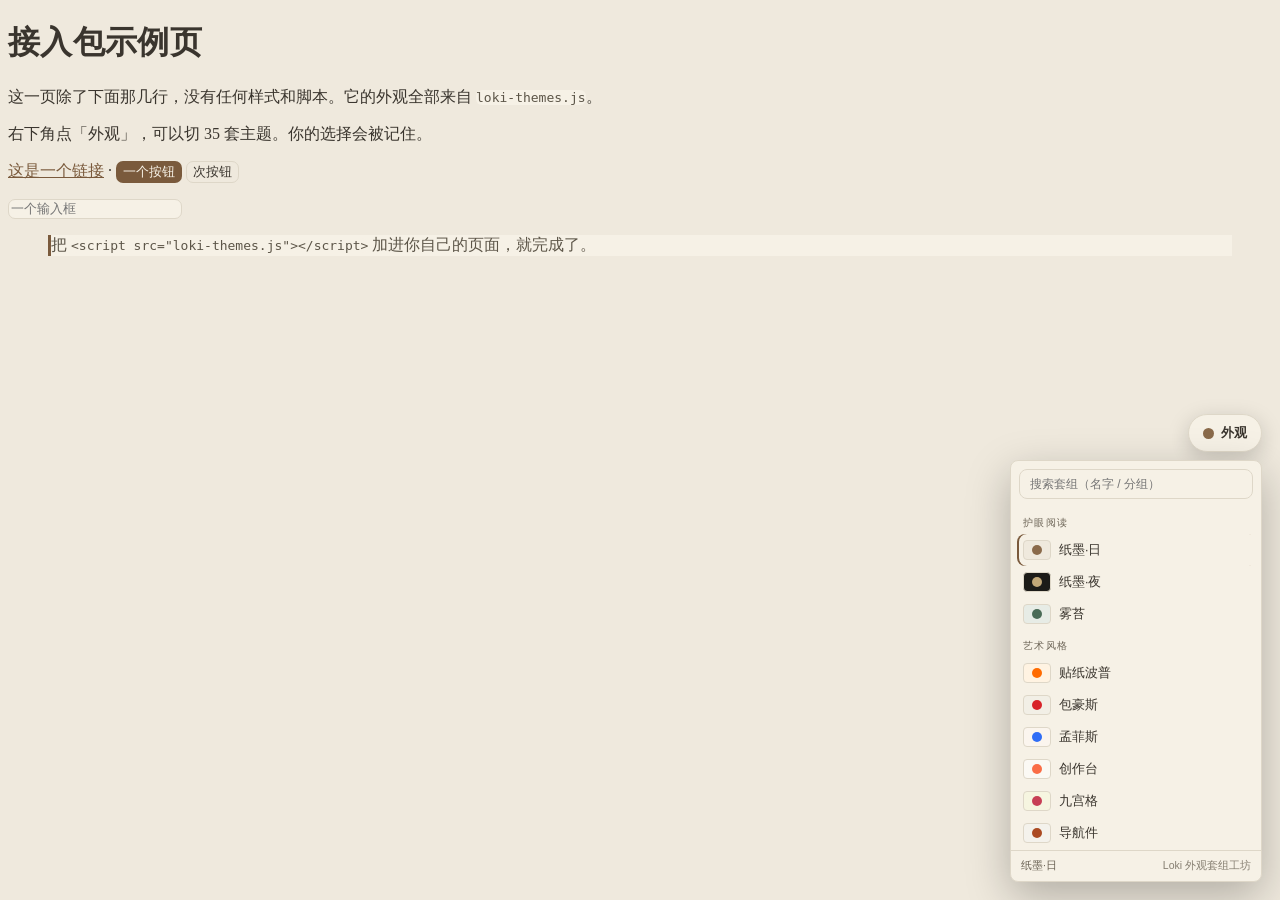
<file: previews/dropin/index.html>
<!doctype html>
<html lang="zh-CN">
<head>
<meta charset="utf-8">
<title>接入包示例</title>
<script src="./loki-themes.js"></script>
</head>
<body>
<h1>接入包示例页</h1>
<p>这一页除了下面那几行，没有任何样式和脚本。它的外观全部来自 <code>loki-themes.js</code>。</p>
<p>右下角点「外观」，可以切 35 套主题。你的选择会被记住。</p>
<p><a href="#">这是一个链接</a> · <button>一个按钮</button> <button data-variant="secondary">次按钮</button></p>
<p><input placeholder="一个输入框"></p>
<blockquote>把 <code>&lt;script src="loki-themes.js"&gt;&lt;/script&gt;</code> 加进你自己的页面，就完成了。</blockquote>
</body>
</html>
</file>
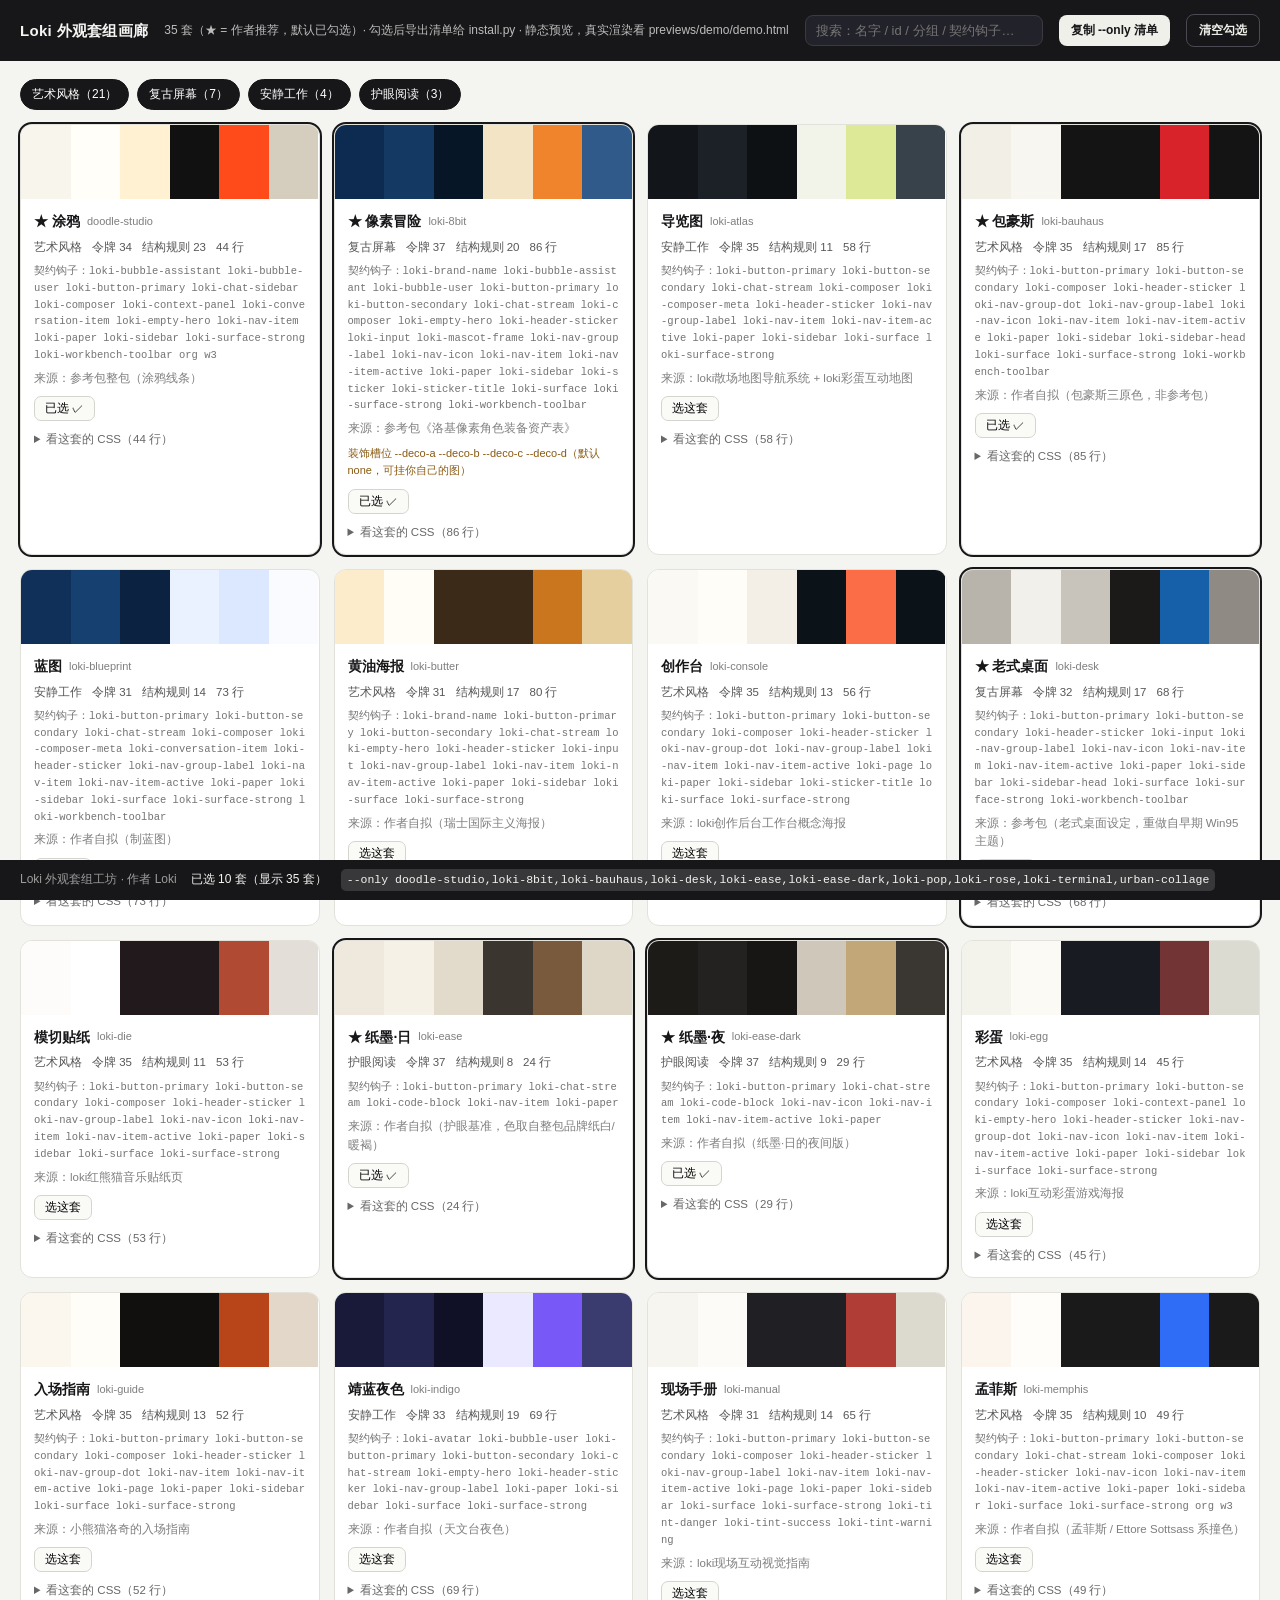
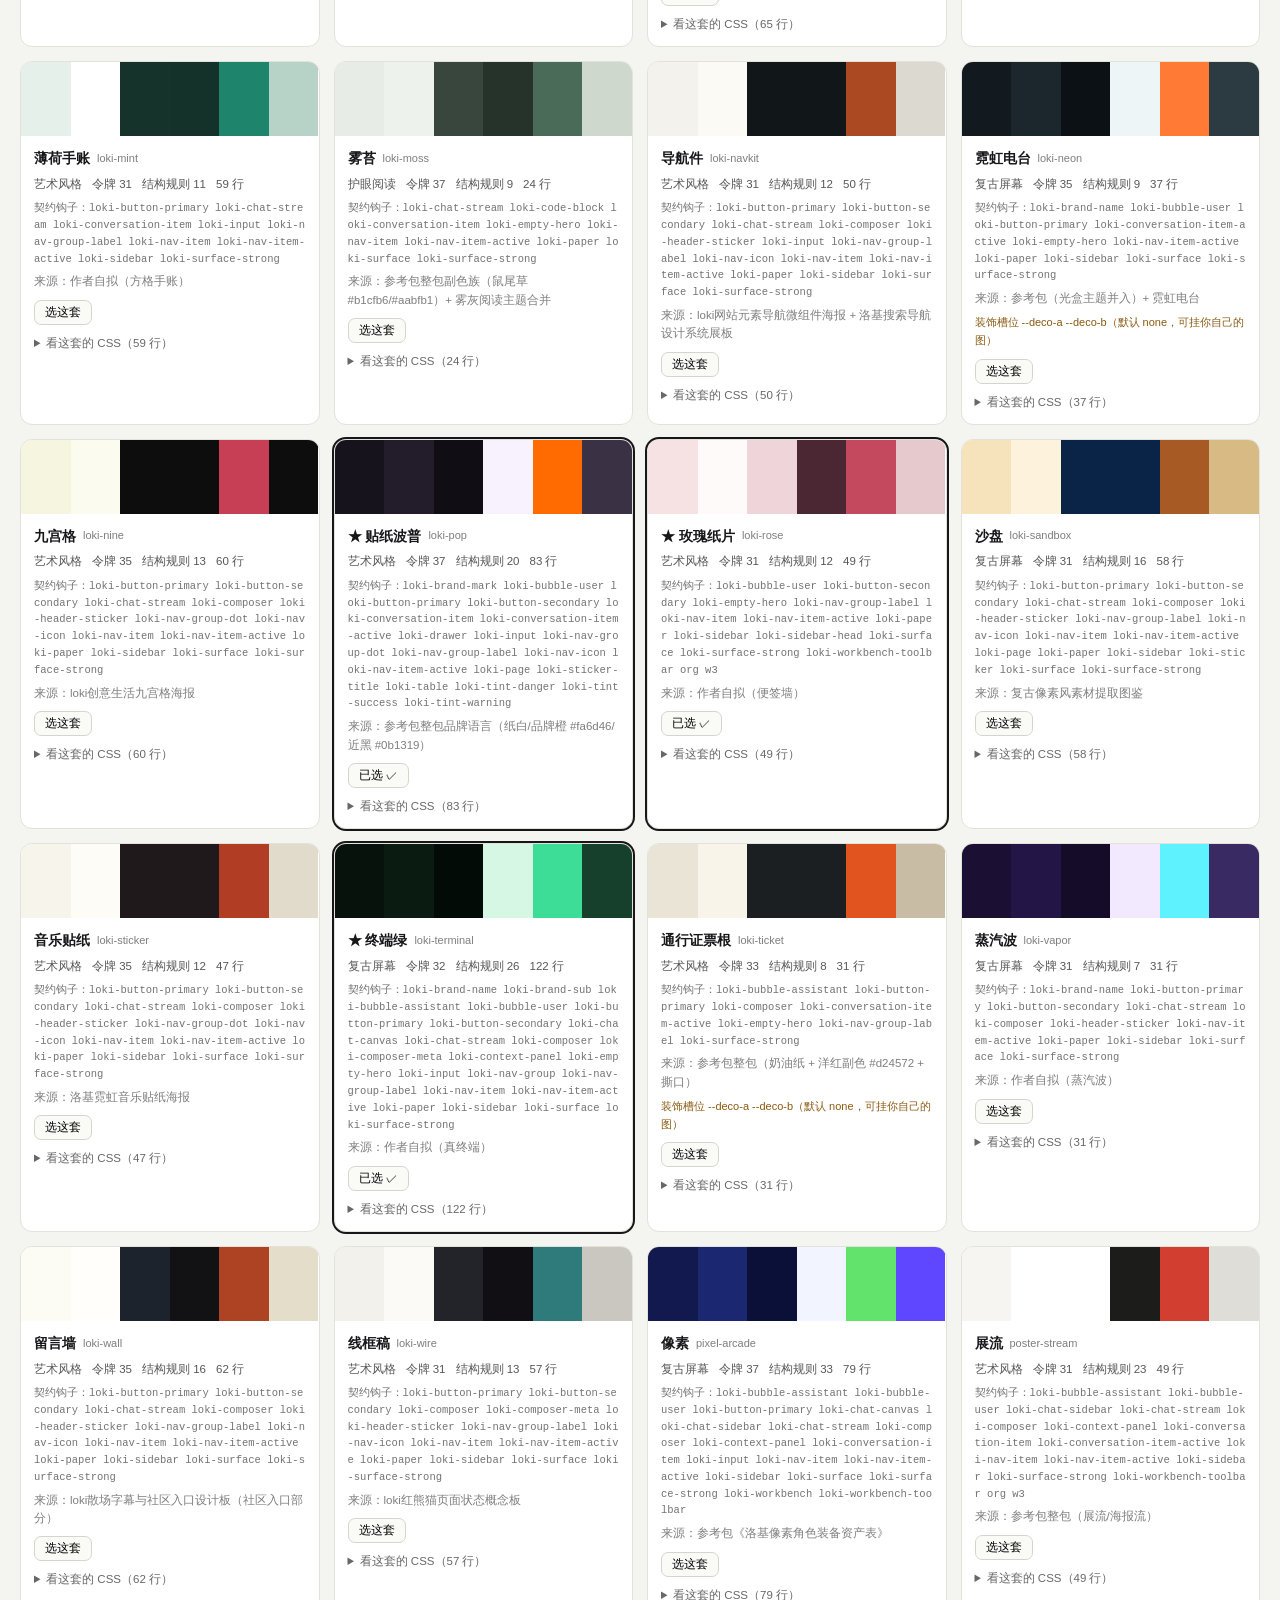
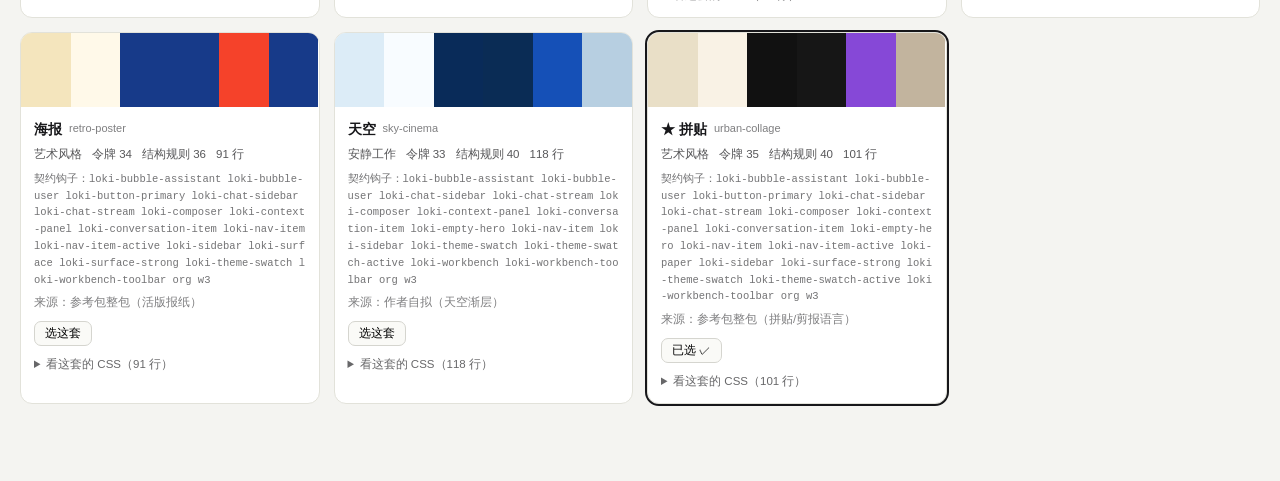
<file: previews/gallery.html>
<!doctype html>
<html lang="zh-CN"><head><meta charset="utf-8">
<title>外观套组画廊 · loki-theme-kit</title>
<style>
 :root { color-scheme: light; }
 body { margin:0; font:14px/1.6 -apple-system,"PingFang SC",sans-serif; background:#f4f4f1; color:#17171a; }
 header { position:sticky; top:0; z-index:5; background:#17171a; color:#f4f4f1; padding:14px 20px; display:flex; gap:16px; align-items:center; flex-wrap:wrap; }
 header h1 { font-size:15px; margin:0; letter-spacing:.02em; }
 header .meta { font-size:12px; opacity:.75; }
 header input { flex:1; min-width:180px; padding:7px 10px; border-radius:8px; border:1px solid #3a3a40; background:#22222a; color:#fff; font-size:13px; }
 header button { padding:7px 12px; border-radius:8px; border:0; background:#f0f0ea; color:#17171a; font-size:12px; font-weight:600; cursor:pointer; }
 header button.ghost { background:transparent; color:#f0f0ea; border:1px solid #4a4a52; }
 main { padding:18px 20px 60px; }
 .filters { display:flex; gap:8px; flex-wrap:wrap; margin-bottom:14px; }
 .chip { padding:5px 11px; border-radius:999px; border:1px solid #d5d5cf; background:#fff; font-size:12px; cursor:pointer; }
 .chip[data-on="1"] { background:#17171a; color:#fff; border-color:#17171a; }
 .grid { display:grid; gap:14px; grid-template-columns:repeat(auto-fill,minmax(280px,1fr)); }
 .card { background:#fff; border:1px solid #e2e2da; border-radius:12px; overflow:hidden; }
 .card.selected { outline:2px solid #17171a; }
 .swatch { display:flex; height:74px; }
 .swatch div { flex:1; }
 .body { padding:11px 13px 13px; }
 .label { font-weight:700; font-size:14px; display:flex; align-items:center; gap:7px; }
 .label small { font-weight:400; opacity:.55; font-size:11px; }
 .row { font-size:11.5px; opacity:.72; margin-top:5px; display:flex; gap:10px; flex-wrap:wrap; }
 .hooks { font-family:ui-monospace,Menlo,monospace; font-size:10.5px; opacity:.6; margin-top:7px; word-break:break-all; }
 .deco { margin-top:7px; font-size:11px; color:#8a5a12; }
 .pick { margin-top:9px; display:flex; gap:8px; align-items:center; }
 .pick button { font-size:11.5px; padding:4px 10px; border-radius:7px; border:1px solid #d5d5cf; background:#fafaf7; cursor:pointer; }
 details { margin-top:9px; }
 summary { font-size:11.5px; cursor:pointer; opacity:.65; }
 pre { max-height:260px; overflow:auto; background:#17171a; color:#e6e6df; padding:10px; border-radius:8px; font-size:10.5px; margin:7px 0 0; }
 footer { position:fixed; bottom:0; left:0; right:0; background:#17171a; color:#f4f4f1; padding:9px 20px; font-size:12px; display:flex; gap:14px; align-items:center; }
 code { background:rgba(255,255,255,.14); padding:2px 6px; border-radius:5px; font-size:11.5px; }
</style></head><body>
<header>
  <h1>Loki 外观套组画廊</h1>
  <span class="meta">35 套（★ = 作者推荐，默认已勾选）· 勾选后导出清单给 install.py · 静态预览，真实渲染看 previews/demo/demo.html</span>
  <input id="q" placeholder="搜索：名字 / id / 分组 / 契约钩子…">
  <button id="copy">复制 --only 清单</button>
  <button class="ghost" id="clear">清空勾选</button>
</header>
<main>
  <div class="filters" id="filters"></div>
  <div class="grid" id="grid"></div>
</main>
<footer>
  <span style="opacity:.6">Loki 外观套组工坊 · 作者 Loki</span>
  <span id="status">已选 0 套</span>
  <code id="cmd">--only —</code>
</footer>
<script>
const SETS = [{"id": "doodle-studio", "label": "涂鸦", "group": "art", "tokens": 34, "rules": 23, "lines": 44, "hooks": ["loki-bubble-assistant", "loki-bubble-user", "loki-button-primary", "loki-chat-sidebar", "loki-composer", "loki-context-panel", "loki-conversation-item", "loki-empty-hero", "loki-nav-item", "loki-paper", "loki-sidebar", "loki-surface-strong", "loki-workbench-toolbar", "org", "w3"], "deco": [], "colors": {"canvas": "#f8f5ed", "surface": "#fffef9", "sidebar": "#fff1d2", "text": "#111111", "muted": "#736e67", "accent": "#ff4b19", "accentInk": "#111111", "border": "#d5cdbd", "radius": "10px 4px 9px 3px", "font": "\"Chalkboard SE\", \"Kaiti SC\", \"STKaiti\", \"Comic Sans MS\", cursive"}, "recommended": true, "source_board": "参考包整包（涂鸦线条）", "status": "", "css": "/* doodle-studio —— 由 scripts/extract.py 从 作者自己的 App（Loki Assistant）的 app/globals.css 抽出，未人工整理。\n   契约见 references/host-contract.md；选择器前缀可按宿主改写。 */\n:root[data-theme=\"doodle-studio\"] {\n\n  --bg-canvas: #f8f5ed;\n  --bg-canvas-soft: #fffdf7;\n  --bg-surface: #fffef9;\n  --bg-elevated: #ffffff;\n  --bg-paper: #fff8dc;\n  --bg-metal: #111111;\n  --border-subtle: #d5cdbd;\n  --border-active: #ff4b19;\n  --text-primary: #111111;\n  --text-secondary: #4d4a45;\n  --text-muted: #736e67;\n  --accent-copper: #ff4b19;\n  --accent-copper-deep: #c62c08;\n  --accent-cream: #ffd431;\n  --accent-ink: #111111;\n  --state-running: #2e65d2;\n  --state-success: #31885c;\n  --state-warning: #bb7600;\n  --state-danger: #d53c34;\n  --shadow-soft: 3px 4px 0 rgba(17,17,17,.16);\n  --shadow-panel: 1px 2px 0 rgba(17,17,17,.14);\n  --radius-panel: 10px 4px 9px 3px;\n  --radius-control: 7px 3px 6px 2px;\n\n  --bg-metal: #fff1d2;\n  --sidebar-text: #111111;\n  --sidebar-muted: #5f5a50;\n  --sidebar-hover: rgba(255,75,25,.11);\n  --sidebar-active: rgba(255,212,49,.48);\n  --shell-width: 13.5rem;\n\n  --font-display: \"Chalkboard SE\", \"Kaiti SC\", \"STKaiti\", \"Comic Sans MS\", cursive;\n  --display-weight: 600;\n  --display-spacing: 0.005em;\n\n  --canvas-texture: repeating-linear-gradient(0deg, transparent 0 27px, rgba(17,17,17,.05) 27px 28px);\n  --canvas-texture-size: 100% 28px;\n  --canvas-ambient: radial-gradient(ellipse 70% 40% at 50% -8%, rgba(255,75,25,.05), transparent 60%);\n\n  --canvas-ambient: radial-gradient(ellipse 75% 45% at 50% -10%, rgba(255,75,25,.07), transparent 60%);\n\n  --canvas-ambient: radial-gradient(ellipse 80% 50% at 50% -12%, rgba(255,75,25,.09), transparent 62%);\n}\n\n:root[data-theme=\"doodle-studio\"] .loki-paper { border-style: dashed; }\n:root[data-theme=\"doodle-studio\"] .loki-sidebar { border-right: 2px dashed #111; }\n:root[data-theme=\"doodle-studio\"] .loki-sidebar nav { gap: .35rem; padding-inline: .75rem; }\n:root[data-theme=\"doodle-studio\"] .loki-sidebar .loki-nav-item { border-radius: 8px 3px 9px 2px; }\n:root[data-theme=\"doodle-studio\"] .loki-sidebar .loki-nav-item:nth-child(3n) { transform: rotate(-.35deg); }\n:root[data-theme=\"doodle-studio\"] .loki-empty-hero { border-width: 2px; border-style: dashed; }\n:root[data-theme=\"doodle-studio\"] .loki-bubble-user { transform: rotate(.25deg); }\n:root[data-theme=\"doodle-studio\"] .loki-chat-sidebar { background: #fff8dc; border-right: 2px dashed #111; }\n:root[data-theme=\"doodle-studio\"] .loki-chat-sidebar > div:first-child { border-bottom-style: dashed; }\n:root[data-theme=\"doodle-studio\"] .loki-conversation-item { border-radius: 9px 3px 8px 2px; border: 1px dashed transparent; margin-bottom: .35rem; }\n:root[data-theme=\"doodle-studio\"] .loki-conversation-item:hover { border-color: #111; }\n:root[data-theme=\"doodle-studio\"] .loki-workbench-toolbar { border-bottom-style: dashed; }\n:root[data-theme=\"doodle-studio\"] .loki-composer { border-top: 2px dashed #111; }\n:root[data-theme=\"doodle-studio\"] .loki-paper {\n  transition: transform .18s cubic-bezier(.34,1.56,.64,1);\n}\n:root[data-theme=\"doodle-studio\"] .loki-paper:hover { transform: rotate(-.4deg) scale(1.012); }\n:root[data-theme=\"doodle-studio\"] body {\n  background-image:\n    repeating-linear-gradient(0deg, transparent 0 27px, rgba(17,17,17,.05) 27px 28px),\n    radial-gradient(ellipse 70% 40% at 50% -8%, rgba(255,75,25,.05), transparent 60%);\n  background-size: 100% 28px, auto;\n}\n:root[data-theme=\"doodle-studio\"] .loki-bubble-assistant {\n  box-shadow: 3px 4px 0 rgba(17,17,17,.08), inset 0 1px 0 rgba(255,255,255,.7);\n}\n:root[data-theme=\"doodle-studio\"] {\n  --canvas-ambient: none;\n  --canvas-noise: url(\"data:image/svg+xml;utf8,<svg xmlns='http://www.w3.org/2000/svg' width='120' height='120'><filter id='n'><feTurbulence type='fractalNoise' baseFrequency='0.9' numOctaves='2' stitchTiles='stitch'/><feColorMatrix type='saturate' values='0'/><feComponentTransfer><feFuncA type='linear' slope='0.035'/></feComponentTransfer></filter><rect width='100%25' height='100%25' filter='url(%23n)'/></svg>\");\n  --surface-glow: none;\n}\n:root[data-theme=\"doodle-studio\"] .loki-bubble-assistant, :root[data-theme=\"doodle-studio\"] .loki-bubble-user, :root[data-theme=\"doodle-studio\"] .loki-composer, :root[data-theme=\"doodle-studio\"] .loki-surface-strong {\n  border-radius: 18px 6px 16px 8px;\n  border: 1.5px solid #222;\n  box-shadow: 4px 5px 0 rgba(217,201,126,.85);\n}\n:root[data-theme=\"doodle-studio\"] .loki-bubble-user { transform: rotate(-.5deg); background: #d9e7ff; }\n:root[data-theme=\"doodle-studio\"] .loki-bubble-assistant { transform: rotate(.4deg); }\n:root[data-theme=\"doodle-studio\"] .loki-context-panel { background: #f4efe2; border-left: 1.5px dashed #222; }\n:root[data-theme=\"doodle-studio\"] .loki-composer .loki-button-primary {\n  background: #ff4b19; color: #fff; border: 1.5px solid #222;\n  border-radius: 14px 4px 12px 5px; box-shadow: 3px 4px 0 rgba(217,201,126,.9);\n}\n"}, {"id": "loki-8bit", "label": "像素冒险", "group": "retro", "tokens": 37, "rules": 20, "lines": 86, "hooks": ["loki-brand-name", "loki-bubble-assistant", "loki-bubble-user", "loki-button-primary", "loki-button-secondary", "loki-chat-stream", "loki-composer", "loki-empty-hero", "loki-header-sticker", "loki-input", "loki-mascot-frame", "loki-nav-group-label", "loki-nav-icon", "loki-nav-item", "loki-nav-item-active", "loki-paper", "loki-sidebar", "loki-sticker", "loki-sticker-title", "loki-surface", "loki-surface-strong", "loki-workbench-toolbar"], "deco": ["--deco-a", "--deco-b", "--deco-c", "--deco-d"], "colors": {"canvas": "#0d2b51", "surface": "#143a63", "sidebar": "#061626", "text": "#f3e4c6", "muted": "#93a9c4", "accent": "#f0842c", "accentInk": "#08131f", "border": "#2f5a8a", "radius": "0", "font": "\"Menlo\", \"SF Mono\", \"PingFang SC\", monospace"}, "recommended": true, "source_board": "参考包《洛基像素角色装备资产表》", "status": "", "css": "/* loki-8bit —— 由 scripts/extract.py 从 作者自己的 App（Loki Assistant）的 app/globals.css 抽出，未人工整理。\n   契约见 references/host-contract.md；选择器前缀可按宿主改写。 */\n:root[data-theme=\"loki-8bit\"] {\n\n  --bg-canvas: #0d2b51;\n  --bg-canvas-soft: #113560;\n  --bg-surface: #143a63;\n  --bg-elevated: #1a4470;\n  --bg-paper: #0b2244;\n  --bg-metal: #061626;\n  --sidebar-text: #ebcfa7;\n  --sidebar-muted: #93a9c4;\n  --sidebar-hover: rgba(235, 207, 167, .14);\n  --sidebar-active: rgba(235, 207, 167, .26);\n  --sidebar-rule: rgba(235, 207, 167, .24);\n  --border-subtle: #2f5a8a;\n  --border-active: #f2c879;\n  --text-primary: #f3e4c6;\n  --text-secondary: #c3cfe0;\n  --text-muted: #93a9c4;\n  --accent-copper: #f0842c;\n  --accent-copper-deep: #c25c12;\n  --accent-cream: #f2c879;\n  --accent-ink: #08131f;\n  --state-running: #f0842c;\n  --state-success: #6fd08c;\n  --state-warning: #f2c879;\n  --state-danger: #ef5a5a;\n  --shadow-soft: 4px 4px 0 rgba(4, 12, 24, .9);\n  --shadow-panel: 6px 6px 0 rgba(4, 12, 24, .8);\n  --radius-panel: 0;\n  --radius-control: 0;\n  --surface-highlight: rgba(255, 255, 255, .07);\n  --surface-glow: none;\n  --font-display: \"Menlo\", \"SF Mono\", \"PingFang SC\", monospace;\n  --display-weight: 700;\n  --display-spacing: 0.06em;\n  /* 装饰槽位：原作者在这里挂过一件小道具（位置与尺寸已定，图片不随包分发）。\n     想挂自己的图就覆盖这个变量，例如 --deco-a: url(\"/your/icon.png\"); */\n  --deco-a: none;\n  /* 装饰槽位：原作者在这里挂过一件小道具（位置与尺寸已定，图片不随包分发）。\n     想挂自己的图就覆盖这个变量，例如 --deco-a: url(\"/your/icon.png\"); */\n  --deco-b: none;\n  /* 装饰槽位：原作者在这里挂过一件小道具（位置与尺寸已定，图片不随包分发）。\n     想挂自己的图就覆盖这个变量，例如 --deco-a: url(\"/your/icon.png\"); */\n  --deco-c: none;\n  /* 装饰槽位：原作者在这里挂过一件小道具（位置与尺寸已定，图片不随包分发）。\n     想挂自己的图就覆盖这个变量，例如 --deco-a: url(\"/your/icon.png\"); */\n  --deco-d: none;\n}\n\n:root[data-theme=\"loki-8bit\"] .loki-surface, :root[data-theme=\"loki-8bit\"] .loki-surface-strong, :root[data-theme=\"loki-8bit\"] .loki-paper, :root[data-theme=\"loki-8bit\"] .loki-empty-hero {\n  border: 3px solid #1f4a7a;\n  image-rendering: pixelated;\n}\n:root[data-theme=\"loki-8bit\"] .loki-surface, :root[data-theme=\"loki-8bit\"] .loki-surface-strong, :root[data-theme=\"loki-8bit\"] .loki-paper, :root[data-theme=\"loki-8bit\"] .loki-empty-hero, :root[data-theme=\"loki-8bit\"] .loki-mascot-frame, :root[data-theme=\"loki-8bit\"] .loki-bubble-assistant, :root[data-theme=\"loki-8bit\"] .loki-bubble-user {\n  border: 3px solid #061626;\n  border-radius: 0;\n  box-shadow: 5px 5px 0 rgba(4, 12, 24, .85);\n}\n:root[data-theme=\"loki-8bit\"] .loki-button-primary, :root[data-theme=\"loki-8bit\"] .loki-sidebar .loki-button-primary, :root[data-theme=\"loki-8bit\"] .loki-composer .loki-button-primary {\n  background: #f0842c;\n  color: #08131f;\n  border: 3px solid #061626;\n  border-radius: 0;\n  box-shadow: 4px 4px 0 #061626;\n  font-weight: 700;\n}\n:root[data-theme=\"loki-8bit\"] .loki-button-primary:active, :root[data-theme=\"loki-8bit\"] .loki-sidebar .loki-button-primary:active {\n  transform: translate(3px, 3px);\n  box-shadow: 1px 1px 0 #061626;\n}\n:root[data-theme=\"loki-8bit\"] .loki-button-secondary, :root[data-theme=\"loki-8bit\"] .loki-sidebar .loki-button-secondary, :root[data-theme=\"loki-8bit\"] .loki-input {\n  border: 3px solid #061626;\n  border-radius: 0;\n  background: #143a63;\n  color: #f3e4c6;\n}\n:root[data-theme=\"loki-8bit\"] .loki-chat-stream {\n  background-image: repeating-linear-gradient(\n    0deg,\n    rgba(255, 255, 255, .035) 0 1px,\n    transparent 1px 3px\n  );\n}\n:root[data-theme=\"loki-8bit\"] .loki-button-primary, :root[data-theme=\"loki-8bit\"] .loki-button-secondary {\n  border: 3px solid #061626;\n  box-shadow: 3px 3px 0 rgba(4, 12, 24, .9);\n  text-transform: uppercase;\n  letter-spacing: .06em;\n}\n:root[data-theme=\"loki-8bit\"] .loki-button-primary:active {\n  transform: translate(3px, 3px);\n  box-shadow: 0 0 0 rgba(0, 0, 0, 0);\n}\n:root[data-theme=\"loki-8bit\"] .loki-sidebar .loki-nav-item-active { box-shadow: inset 4px 0 0 #f2c879; }\n:root[data-theme=\"loki-8bit\"] .loki-nav-icon { border-radius: 0; }\n:root[data-theme=\"loki-8bit\"] .loki-nav-item, :root[data-theme=\"loki-8bit\"] .loki-nav-group-label, :root[data-theme=\"loki-8bit\"] .loki-workbench-toolbar {\n  text-transform: uppercase;\n  letter-spacing: .1em;\n}\n:root[data-theme=\"loki-8bit\"] main h1, :root[data-theme=\"loki-8bit\"] .loki-brand-name {\n  text-shadow: 3px 3px 0 #061626;\n}\n:root[data-theme=\"loki-8bit\"] .loki-workbench-toolbar, :root[data-theme=\"loki-8bit\"] .loki-composer {\n  border-color: #061626;\n  border-width: 3px;\n}\n:root[data-theme=\"loki-8bit\"] .loki-sticker-title {\n  background: #f0842c;\n  border: 3px solid #061626;\n  box-shadow: 4px 4px 0 #061626;\n  transform: none;\n  color: #08131f;\n}\n:root[data-theme=\"loki-8bit\"] .loki-header-sticker, :root[data-theme=\"loki-8bit\"] .loki-sticker {\n  image-rendering: pixelated;\n}\n:root[data-theme=\"loki-8bit\"] .loki-bubble-user { border-radius: 0; border: 2px solid #061626; }\n:root[data-theme=\"loki-8bit\"] .loki-bubble-assistant { border-radius: 0; border: 2px solid #2f5a8a; }\n:root[data-theme=\"loki-8bit\"] body {\n  background-image: repeating-conic-gradient(rgba(255, 255, 255, .022) 0% 25%, transparent 0% 50%);\n  background-size: 16px 16px;\n}\n:root[data-theme=\"loki-8bit\"] .loki-empty-hero {\n  background-repeat: no-repeat;\n}\n:root[data-theme=\"loki-8bit\"] .loki-empty-hero {\n  background-image: var(--deco-a),\n    var(--deco-b),\n    var(--deco-c),\n    var(--deco-d);\n  background-position: right 22px top 18px, right 96px top 26px, right 26px bottom 18px, left 20px bottom 16px;\n  background-size: 52px, 40px, 32px, 48px;\n  image-rendering: pixelated;\n}\n"}, {"id": "loki-atlas", "label": "导览图", "group": "calm", "tokens": 35, "rules": 11, "lines": 58, "hooks": ["loki-button-primary", "loki-button-secondary", "loki-chat-stream", "loki-composer", "loki-composer-meta", "loki-header-sticker", "loki-nav-group-label", "loki-nav-item", "loki-nav-item-active", "loki-paper", "loki-sidebar", "loki-surface", "loki-surface-strong"], "deco": [], "colors": {"canvas": "#12161a", "surface": "#1b2127", "sidebar": "#0d1114", "text": "#f2f4e9", "muted": "#a9ae9c", "accent": "#dde996", "accentInk": "#12161a", "border": "#38424a", "radius": "6px", "font": "\"Avenir Next\", \"PingFang SC\", sans-serif"}, "recommended": false, "source_board": "loki散场地图导航系统 + loki彩蛋互动地图", "status": "", "css": "/* loki-atlas —— 由 scripts/extract.py 从 作者自己的 App（Loki Assistant）的 app/globals.css 抽出，未人工整理。\n   契约见 references/host-contract.md；选择器前缀可按宿主改写。 */\n:root[data-theme=\"loki-atlas\"] {\n\n  --bg-canvas: #12161a;\n  --bg-canvas-soft: #181d22;\n  --bg-surface: #1b2127;\n  --bg-elevated: #212a31;\n  --bg-paper: #1b2127;\n  --bg-metal: #0d1114;\n  --sidebar-text: #eff2ea;\n  --sidebar-muted: #a9ae9c;\n  --sidebar-hover: rgba(221, 233, 150, .12);\n  --sidebar-active: rgba(221, 233, 150, .22);\n  --sidebar-rule: rgba(239, 242, 234, .16);\n  --border-subtle: #38424a;\n  --border-active: #dde996;\n  --text-primary: #f2f4e9;\n  --text-secondary: #cfd3c2;\n  --text-muted: #a9ae9c;\n  --accent-copper: #dde996;\n  --accent-copper-deep: #b8c46e;\n  --accent-cream: #b494a5;\n  --accent-ink: #12161a;\n  --state-running: #dde996;\n  --state-success: #8fd6a8;\n  --state-warning: #e8c86a;\n  --state-danger: #e08a7a;\n  --shadow-soft: none;\n  --shadow-panel: none;\n  --radius-panel: 6px;\n  --radius-control: 4px;\n  --font-display: \"Avenir Next\", \"PingFang SC\", sans-serif;\n  --display-weight: 700;\n  --display-spacing: 0.02em;\n  --nav-tone-work: #dde996;\n  --nav-tone-knowledge: #b494a5;\n  --nav-tone-briefing: #6e534d;\n  --nav-tone-system: #cfd3c2;\n}\n\n:root[data-theme=\"loki-atlas\"] .loki-chat-stream {\n  background-image:\n    radial-gradient(rgba(180, 148, 165, .22) 1.4px, transparent 1.8px),\n    linear-gradient(90deg, transparent 0 22px, rgba(221, 233, 150, .22) 22px 23px, transparent 23px);\n  background-size: 46px 46px, 100% 100%;\n}\n:root[data-theme=\"loki-atlas\"] .loki-chat-stream .loki-paper {\n  position: relative;\n  border: 1px solid var(--border-subtle);\n  border-left: 3px solid #b494a5;\n  background: var(--bg-paper);\n  box-shadow: none;\n}\n:root[data-theme=\"loki-atlas\"] .loki-chat-stream .loki-paper::before {\n  content: \"\";\n  position: absolute;\n  top: 14px;\n  left: -8px;\n  width: 11px;\n  height: 11px;\n  border-radius: 999px;\n  background: #dde996;\n  box-shadow: 0 0 0 3px rgba(18, 22, 26, .9);\n}\n:root[data-theme=\"loki-atlas\"] .loki-surface, :root[data-theme=\"loki-atlas\"] .loki-surface-strong {\n  border: 1px solid var(--border-subtle);\n  background: var(--bg-surface);\n  box-shadow: none;\n}\n:root[data-theme=\"loki-atlas\"] main h1 {\n  text-transform: uppercase;\n  letter-spacing: .12em;\n  border-bottom: 1px dashed rgba(221, 233, 150, .45);\n  padding-bottom: 7px;\n}\n:root[data-theme=\"loki-atlas\"] .loki-nav-group-label, :root[data-theme=\"loki-atlas\"] .loki-composer-meta {\n  font-family: var(--font-mono);\n  text-transform: uppercase;\n  letter-spacing: .18em;\n  font-size: 9.5px;\n}\n:root[data-theme=\"loki-atlas\"] .loki-nav-item { border-radius: 4px; }\n:root[data-theme=\"loki-atlas\"] .loki-nav-item-active { box-shadow: inset 3px 0 0 #dde996; }\n:root[data-theme=\"loki-atlas\"] .loki-button-primary, :root[data-theme=\"loki-atlas\"] .loki-sidebar .loki-button-primary, :root[data-theme=\"loki-atlas\"] .loki-composer .loki-button-primary {\n  background-color: #dde996;\n  background-image: none;\n  color: #12161a;\n  border: 1px solid #b8c46e;\n  border-radius: 4px;\n  font-weight: 700;\n  box-shadow: none;\n}\n:root[data-theme=\"loki-atlas\"] .loki-button-secondary, :root[data-theme=\"loki-atlas\"] .loki-sidebar .loki-button-secondary {\n  border: 1px solid rgba(221, 233, 150, .55);\n  border-radius: 4px;\n}\n:root[data-theme=\"loki-atlas\"] .loki-header-sticker { border: 1px dashed rgba(221, 233, 150, .7); padding: 3px; }\n"}, {"id": "loki-bauhaus", "label": "包豪斯", "group": "art", "tokens": 35, "rules": 17, "lines": 85, "hooks": ["loki-button-primary", "loki-button-secondary", "loki-composer", "loki-header-sticker", "loki-nav-group-dot", "loki-nav-group-label", "loki-nav-icon", "loki-nav-item", "loki-nav-item-active", "loki-paper", "loki-sidebar", "loki-sidebar-head", "loki-surface", "loki-surface-strong", "loki-workbench-toolbar"], "deco": [], "colors": {"canvas": "#f2efe6", "surface": "#f8f6f0", "sidebar": "#141414", "text": "#141414", "muted": "#6b6760", "accent": "#d8232a", "accentInk": "#ffffff", "border": "#141414", "radius": "0", "font": "\"Helvetica Neue\", \"Arial\", \"PingFang SC\", sans-serif"}, "recommended": true, "source_board": "作者自拟（包豪斯三原色，非参考包）", "status": "", "css": "/* loki-bauhaus —— 由 scripts/extract.py 从 作者自己的 App（Loki Assistant）的 app/globals.css 抽出，未人工整理。\n   契约见 references/host-contract.md；选择器前缀可按宿主改写。 */\n:root[data-theme=\"loki-bauhaus\"] {\n\n  --bg-canvas: #f2efe6;\n  --bg-canvas-soft: #eae6db;\n  --bg-surface: #f8f6f0;\n  --bg-elevated: #fbfaf6;\n  --bg-paper: #f8f6f0;\n  --bg-metal: #141414;\n  --sidebar-text: #f6f4ee;\n  --sidebar-muted: #a8a49b;\n  --sidebar-hover: rgba(255, 255, 255, .13);\n  --sidebar-active: #d8232a;\n  --sidebar-rule: rgba(255, 255, 255, .2);\n  --border-subtle: #141414;\n  --border-active: #d8232a;\n  --text-primary: #141414;\n  --text-secondary: #3d3a35;\n  --text-muted: #6b6760;\n  --accent-copper: #d8232a;\n  --accent-copper-deep: #a8121a;\n  --accent-cream: #f2b705;\n  --accent-ink: #ffffff;\n  --state-running: #1a4fa0;\n  --state-success: #1a4fa0;\n  --state-warning: #f2b705;\n  --state-danger: #d8232a;\n  --shadow-soft: none;\n  --shadow-panel: none;\n  --radius-panel: 0;\n  --radius-control: 0;\n  --font-display: \"Helvetica Neue\", \"Arial\", \"PingFang SC\", sans-serif;\n  --display-weight: 800;\n  --display-spacing: 0.04em;\n  /* 分组色＝三原色轮转，直接复用导航分组机制 */\n  --nav-tone-work: #d8232a;\n  --nav-tone-knowledge: #f2b705;\n  --nav-tone-briefing: #1a4fa0;\n  --nav-tone-system: #f6f4ee;\n}\n\n:root[data-theme=\"loki-bauhaus\"] .loki-workbench-toolbar, :root[data-theme=\"loki-bauhaus\"] .loki-sidebar-head {\n  background-image: linear-gradient(90deg, #d8232a 0 33.3%, #f2b705 33.3% 66.6%, #1a4fa0 66.6% 100%);\n  background-size: 100% 5px;\n  background-position: bottom left;\n  background-repeat: no-repeat;\n}\n:root[data-theme=\"loki-bauhaus\"] .loki-nav-group-dot { border-radius: 0; width: 8px; height: 8px; }\n:root[data-theme=\"loki-bauhaus\"] .loki-sidebar .loki-nav-item {\n  border-radius: 0;\n  border-bottom: 1px solid rgba(255, 255, 255, .14);\n  text-transform: uppercase;\n  letter-spacing: .05em;\n  font-weight: 700;\n  font-size: 12px;\n}\n:root[data-theme=\"loki-bauhaus\"] .loki-sidebar .loki-nav-item-active, :root[data-theme=\"loki-bauhaus\"] .loki-sidebar .loki-nav-item-active * { color: #ffffff; }\n:root[data-theme=\"loki-bauhaus\"] .loki-nav-item-active .loki-nav-icon {\n  background: #ffffff;\n  color: #141414;\n  box-shadow: none;\n  border-radius: 0;\n}\n:root[data-theme=\"loki-bauhaus\"] .loki-nav-icon { border-radius: 0; }\n:root[data-theme=\"loki-bauhaus\"] .loki-surface, :root[data-theme=\"loki-bauhaus\"] .loki-surface-strong, :root[data-theme=\"loki-bauhaus\"] .loki-paper {\n  border: 2px solid #141414;\n  border-radius: 0;\n  box-shadow: none;\n}\n:root[data-theme=\"loki-bauhaus\"] .loki-surface-strong:not([class*=\"fixed\"]) { position: relative; }\n:root[data-theme=\"loki-bauhaus\"] .loki-surface-strong:not([class*=\"fixed\"])::before, :root[data-theme=\"loki-bauhaus\"] .loki-surface-strong:not([class*=\"fixed\"])::after {\n  content: \"\";\n  position: absolute;\n  width: 10px;\n  height: 10px;\n}\n:root[data-theme=\"loki-bauhaus\"] .loki-surface-strong:not([class*=\"fixed\"])::before {\n  top: 0;\n  left: 0;\n  background: #d8232a;\n}\n:root[data-theme=\"loki-bauhaus\"] .loki-surface-strong:not([class*=\"fixed\"])::after {\n  right: 0;\n  bottom: 0;\n  background: #1a4fa0;\n}\n:root[data-theme=\"loki-bauhaus\"] main h1 {\n  text-transform: uppercase;\n  letter-spacing: .06em;\n  display: flex;\n  align-items: center;\n  gap: 10px;\n}\n:root[data-theme=\"loki-bauhaus\"] main h1::before {\n  content: \"\";\n  width: 14px;\n  height: 14px;\n  flex: none;\n  background: #d8232a;\n}\n:root[data-theme=\"loki-bauhaus\"] .loki-button-primary, :root[data-theme=\"loki-bauhaus\"] .loki-sidebar .loki-button-primary, :root[data-theme=\"loki-bauhaus\"] .loki-composer .loki-button-primary {\n  background-color: #d8232a;\n  background-image: none;\n  color: #ffffff;\n  border: 2px solid #141414;\n  border-radius: 0;\n  text-transform: uppercase;\n  letter-spacing: .08em;\n  font-weight: 700;\n  box-shadow: none;\n}\n:root[data-theme=\"loki-bauhaus\"] .loki-button-secondary, :root[data-theme=\"loki-bauhaus\"] .loki-sidebar .loki-button-secondary {\n  border: 2px solid #141414;\n  border-radius: 0;\n  text-transform: uppercase;\n  letter-spacing: .06em;\n  font-weight: 700;\n}\n:root[data-theme=\"loki-bauhaus\"] .loki-header-sticker {\n  border-radius: 999px;\n  border: 2px solid #141414;\n  background: #f2b705;\n  padding: 3px;\n}\n:root[data-theme=\"loki-bauhaus\"] .loki-nav-group-label { text-transform: uppercase; letter-spacing: .16em; font-weight: 700; }\n"}, {"id": "loki-blueprint", "label": "蓝图", "group": "calm", "tokens": 31, "rules": 14, "lines": 73, "hooks": ["loki-button-primary", "loki-button-secondary", "loki-chat-stream", "loki-composer", "loki-composer-meta", "loki-conversation-item", "loki-header-sticker", "loki-nav-group-label", "loki-nav-item", "loki-nav-item-active", "loki-paper", "loki-sidebar", "loki-surface", "loki-surface-strong", "loki-workbench-toolbar"], "deco": [], "colors": {"canvas": "#10305a", "surface": "#16406f", "sidebar": "#0b2340", "text": "#eaf2ff", "muted": "#9fc0e6", "accent": "#dbe8ff", "accentInk": "#10305a", "border": "rgba(234, 242, 255, .3)", "radius": "2px", "font": "\"SF Mono\", \"Menlo\", \"PingFang SC\", monospace"}, "recommended": false, "source_board": "作者自拟（制蓝图）", "status": "", "css": "/* loki-blueprint —— 由 scripts/extract.py 从 作者自己的 App（Loki Assistant）的 app/globals.css 抽出，未人工整理。\n   契约见 references/host-contract.md；选择器前缀可按宿主改写。 */\n:root[data-theme=\"loki-blueprint\"] {\n\n  --bg-canvas: #10305a;\n  --bg-canvas-soft: #143a68;\n  --bg-surface: #16406f;\n  --bg-elevated: #19477a;\n  --bg-paper: #123459;\n  --bg-metal: #0b2340;\n  --sidebar-text: #eaf2ff;\n  --sidebar-muted: #9fc0e6;\n  --sidebar-hover: rgba(234, 242, 255, .1);\n  --sidebar-active: rgba(234, 242, 255, .18);\n  --sidebar-rule: rgba(234, 242, 255, .24);\n  --border-subtle: rgba(234, 242, 255, .3);\n  --border-active: #dbe8ff;\n  --text-primary: #eaf2ff;\n  --text-secondary: #c2d6f2;\n  --text-muted: #9fc0e6;\n  --accent-copper: #dbe8ff;\n  --accent-copper-deep: #b9cff2;\n  --accent-cream: #ffe08a;\n  --accent-ink: #10305a;\n  --state-running: #dbe8ff;\n  --state-success: #8ee0b0;\n  --state-warning: #ffd76e;\n  --state-danger: #ff9a8a;\n  --shadow-soft: none;\n  --shadow-panel: none;\n  --radius-panel: 2px;\n  --radius-control: 2px;\n  --font-display: \"SF Mono\", \"Menlo\", \"PingFang SC\", monospace;\n  --display-weight: 600;\n  --display-spacing: 0.08em;\n}\n\n:root[data-theme=\"loki-blueprint\"] .loki-chat-stream {\n  background-image:\n    linear-gradient(rgba(234, 242, 255, .08) 1px, transparent 1px),\n    linear-gradient(90deg, rgba(234, 242, 255, .08) 1px, transparent 1px),\n    linear-gradient(rgba(234, 242, 255, .16) 1px, transparent 1px),\n    linear-gradient(90deg, rgba(234, 242, 255, .16) 1px, transparent 1px);\n  background-size: 12px 12px, 12px 12px, 60px 60px, 60px 60px;\n}\n:root[data-theme=\"loki-blueprint\"] .loki-workbench-toolbar {\n  background-image:\n    repeating-linear-gradient(90deg, rgba(234, 242, 255, .45) 0 1px, transparent 1px 10px),\n    repeating-linear-gradient(90deg, rgba(234, 242, 255, .8) 0 1px, transparent 1px 50px);\n  background-size: 100% 4px, 100% 9px;\n  background-position: bottom left, bottom left;\n  background-repeat: no-repeat;\n}\n:root[data-theme=\"loki-blueprint\"] .loki-surface, :root[data-theme=\"loki-blueprint\"] .loki-surface-strong, :root[data-theme=\"loki-blueprint\"] .loki-paper {\n  border: 1px dashed rgba(234, 242, 255, .45);\n  background: rgba(22, 64, 111, .5);\n}\n:root[data-theme=\"loki-blueprint\"] .loki-surface-strong:not([class*=\"fixed\"]) { position: relative; }\n:root[data-theme=\"loki-blueprint\"] .loki-surface-strong:not([class*=\"fixed\"])::before, :root[data-theme=\"loki-blueprint\"] .loki-surface-strong:not([class*=\"fixed\"])::after {\n  content: \"\";\n  position: absolute;\n  width: 12px;\n  height: 12px;\n  border: 0 solid rgba(234, 242, 255, .8);\n  pointer-events: none;\n}\n:root[data-theme=\"loki-blueprint\"] .loki-surface-strong:not([class*=\"fixed\"])::before {\n  top: -1px;\n  left: -1px;\n  border-top-width: 1px;\n  border-left-width: 1px;\n}\n:root[data-theme=\"loki-blueprint\"] .loki-surface-strong:not([class*=\"fixed\"])::after {\n  right: -1px;\n  bottom: -1px;\n  border-right-width: 1px;\n  border-bottom-width: 1px;\n}\n:root[data-theme=\"loki-blueprint\"] main h1 {\n  text-transform: uppercase;\n  letter-spacing: .12em;\n  border-bottom: 1px dashed rgba(234, 242, 255, .5);\n  padding-bottom: 6px;\n}\n:root[data-theme=\"loki-blueprint\"] .loki-nav-group-label, :root[data-theme=\"loki-blueprint\"] .loki-composer-meta {\n  font-family: var(--font-mono);\n  letter-spacing: .18em;\n  text-transform: uppercase;\n}\n:root[data-theme=\"loki-blueprint\"] .loki-nav-item, :root[data-theme=\"loki-blueprint\"] .loki-conversation-item { border-radius: 2px; }\n:root[data-theme=\"loki-blueprint\"] .loki-nav-item-active { box-shadow: inset 3px 0 0 #dbe8ff; }\n:root[data-theme=\"loki-blueprint\"] .loki-button-primary, :root[data-theme=\"loki-blueprint\"] .loki-sidebar .loki-button-primary, :root[data-theme=\"loki-blueprint\"] .loki-composer .loki-button-primary {\n  background-color: #dbe8ff;\n  background-image: none;\n  color: #10305a;\n  border: 1px solid #dbe8ff;\n  border-radius: 2px;\n  text-transform: uppercase;\n  letter-spacing: .1em;\n  font-weight: 600;\n  box-shadow: none;\n}\n:root[data-theme=\"loki-blueprint\"] .loki-button-secondary, :root[data-theme=\"loki-blueprint\"] .loki-sidebar .loki-button-secondary {\n  border: 1px solid rgba(234, 242, 255, .5);\n  border-radius: 2px;\n  text-transform: uppercase;\n  letter-spacing: .08em;\n}\n:root[data-theme=\"loki-blueprint\"] .loki-header-sticker { border: 1px dashed rgba(234, 242, 255, .6); padding: 3px; }\n"}, {"id": "loki-butter", "label": "黄油海报", "group": "art", "tokens": 31, "rules": 17, "lines": 80, "hooks": ["loki-brand-name", "loki-button-primary", "loki-button-secondary", "loki-chat-stream", "loki-empty-hero", "loki-header-sticker", "loki-input", "loki-nav-group-label", "loki-nav-item", "loki-nav-item-active", "loki-paper", "loki-sidebar", "loki-surface", "loki-surface-strong"], "deco": [], "colors": {"canvas": "#fceccb", "surface": "#fffdf6", "sidebar": "#3b2a17", "text": "#3b2a17", "muted": "#7c6749", "accent": "#c9761f", "accentInk": "#141414", "border": "#e6cf9f", "radius": "0", "font": "\"Helvetica Neue\", \"Arial\", \"PingFang SC\", \"Hiragino Sans GB\", sans-serif"}, "recommended": false, "source_board": "作者自拟（瑞士国际主义海报）", "status": "", "css": "/* loki-butter —— 由 scripts/extract.py 从 作者自己的 App（Loki Assistant）的 app/globals.css 抽出，未人工整理。\n   契约见 references/host-contract.md；选择器前缀可按宿主改写。 */\n:root[data-theme=\"loki-butter\"] {\n\n  --bg-canvas: #fceccb;\n  --bg-canvas-soft: #fff6de;\n  --bg-surface: #fffdf6;\n  --bg-elevated: #fffdf6;\n  --bg-paper: #f7e0b0;\n  --bg-metal: #3b2a17;\n  --sidebar-text: #fff3d9;\n  --sidebar-muted: #cbb28c;\n  --sidebar-hover: rgba(246, 209, 107, .16);\n  --sidebar-active: rgba(246, 209, 107, .3);\n  --sidebar-rule: rgba(255, 243, 217, .22);\n  --border-subtle: #e6cf9f;\n  --border-active: #c9761f;\n  --text-primary: #3b2a17;\n  --text-secondary: #6c5535;\n  --text-muted: #7c6749;\n  --accent-copper: #c9761f;\n  --accent-copper-deep: #9a5611;\n  --accent-cream: #f6d16b;\n  --accent-ink: #141414;\n  --state-running: #c9761f;\n  --state-success: #5f8a2c;\n  --state-warning: #c99a00;\n  --state-danger: #bc3b22;\n  --shadow-soft: 0 2px 0 rgba(59, 42, 23, .16);\n  --shadow-panel: 0 4px 0 rgba(59, 42, 23, .12);\n  --radius-panel: 0;\n  --radius-control: 0;\n  --font-display: \"Helvetica Neue\", \"Arial\", \"PingFang SC\", \"Hiragino Sans GB\", sans-serif;\n  --display-weight: 800;\n  --display-spacing: 0.08em;\n}\n\n:root[data-theme=\"loki-butter\"] body {\n  background-image: radial-gradient(rgba(201, 118, 31, .12) 1.5px, transparent 1.6px);\n  background-size: 22px 22px;\n}\n:root[data-theme=\"loki-butter\"] .loki-surface, :root[data-theme=\"loki-butter\"] .loki-surface-strong, :root[data-theme=\"loki-butter\"] .loki-paper, :root[data-theme=\"loki-butter\"] .loki-empty-hero {\n  border: 2px solid var(--text-primary);\n  border-radius: 0;\n  outline: 1px solid rgba(201, 118, 31, .5);\n  outline-offset: 3px;\n}\n:root[data-theme=\"loki-butter\"] .loki-surface-strong:not([class*=\"fixed\"]) { position: relative; }\n:root[data-theme=\"loki-butter\"] .loki-surface-strong:not([class*=\"fixed\"])::before {\n  content: \"\";\n  position: absolute;\n  top: 10px;\n  left: 10px;\n  width: 8px;\n  height: 8px;\n  background: var(--accent-copper);\n}\n:root[data-theme=\"loki-butter\"] .loki-sidebar nav { counter-reset: loki-index; }\n:root[data-theme=\"loki-butter\"] .loki-sidebar .loki-nav-item {\n  counter-increment: loki-index;\n  border-radius: 0;\n  border-bottom: 2px solid var(--text-primary);\n  font-size: 12px;\n  letter-spacing: .07em;\n  text-transform: uppercase;\n}\n:root[data-theme=\"loki-butter\"] .loki-sidebar .loki-nav-item::before {\n  content: counter(loki-index, decimal-leading-zero);\n  align-self: center;\n  margin-right: 1px;\n  font: 700 9.5px/1 var(--font-mono);\n  letter-spacing: .04em;\n  color: var(--sidebar-muted);\n}\n:root[data-theme=\"loki-butter\"] .loki-sidebar .loki-nav-item-active {\n  background: var(--accent-copper);\n  color: var(--accent-ink);\n}\n:root[data-theme=\"loki-butter\"] .loki-sidebar .loki-nav-item-active::before { color: var(--accent-ink); }\n:root[data-theme=\"loki-butter\"] .loki-nav-group-label {\n  text-transform: uppercase;\n  letter-spacing: .2em;\n  font-size: 10px;\n  font-weight: 800;\n}\n:root[data-theme=\"loki-butter\"] main h1 {\n  text-transform: uppercase;\n  letter-spacing: .14em;\n  border-top: 3px solid var(--text-primary);\n  border-bottom: 1px solid var(--text-primary);\n  padding: 7px 0;\n}\n:root[data-theme=\"loki-butter\"] .loki-brand-name { text-transform: uppercase; letter-spacing: .18em; }\n:root[data-theme=\"loki-butter\"] .loki-button-primary, :root[data-theme=\"loki-butter\"] .loki-button-secondary, :root[data-theme=\"loki-butter\"] .loki-sidebar .loki-button-primary {\n  border-radius: 0;\n  border: 2px solid var(--text-primary);\n  text-transform: uppercase;\n  letter-spacing: .13em;\n  font-weight: 800;\n  padding-inline: 14px;\n}\n:root[data-theme=\"loki-butter\"] .loki-button-primary:active {\n  transform: translate(2px, 2px);\n}\n:root[data-theme=\"loki-butter\"] .loki-input {\n  border-radius: 0;\n  border-width: 0 0 2px 0;\n  border-color: var(--text-primary);\n  background: transparent;\n}\n:root[data-theme=\"loki-butter\"] .loki-chat-stream > div { max-width: 50rem; }\n:root[data-theme=\"loki-butter\"] .loki-header-sticker {\n  border: 2px solid var(--text-primary);\n  background: var(--accent-cream);\n  padding: 3px;\n}\n"}, {"id": "loki-console", "label": "创作台", "group": "art", "tokens": 35, "rules": 13, "lines": 56, "hooks": ["loki-button-primary", "loki-button-secondary", "loki-composer", "loki-header-sticker", "loki-nav-group-dot", "loki-nav-group-label", "loki-nav-item", "loki-nav-item-active", "loki-page", "loki-paper", "loki-sidebar", "loki-sticker-title", "loki-surface", "loki-surface-strong"], "deco": [], "colors": {"canvas": "#fbf9f4", "surface": "#fffdf8", "sidebar": "#f3efe6", "text": "#0b1319", "muted": "#6a635c", "accent": "#fa6d46", "accentInk": "#0b1319", "border": "#0b1319", "radius": "12px", "font": "\"Avenir Next\", \"PingFang SC\", \"Helvetica Neue\", sans-serif"}, "recommended": false, "source_board": "loki创作后台工作台概念海报", "status": "", "css": "/* loki-console —— 由 scripts/extract.py 从 作者自己的 App（Loki Assistant）的 app/globals.css 抽出，未人工整理。\n   契约见 references/host-contract.md；选择器前缀可按宿主改写。 */\n:root[data-theme=\"loki-console\"] {\n\n  --bg-canvas: #fbf9f4;\n  --bg-canvas-soft: #f4f1e9;\n  --bg-surface: #fffdf8;\n  --bg-elevated: #fffdf8;\n  --bg-paper: #fffdf8;\n  --bg-metal: #f3efe6;\n  --sidebar-text: #0b1319;\n  --sidebar-muted: #5f5b54;\n  --sidebar-hover: rgba(11, 19, 25, .07);\n  --sidebar-active: rgba(250, 109, 70, .18);\n  --sidebar-rule: rgba(11, 19, 25, .14);\n  --border-subtle: #0b1319;\n  --border-active: #fa6d46;\n  --text-primary: #0b1319;\n  --text-secondary: #3c4247;\n  --text-muted: #6a635c;\n  --accent-copper: #fa6d46;\n  --accent-copper-deep: #c8451f;\n  --accent-cream: #b1cfb6;\n  --accent-ink: #0b1319;\n  --state-running: #4a6fa5;\n  --state-success: #4f7f5c;\n  --state-warning: #a8761a;\n  --state-danger: #b8342f;\n  --shadow-soft: 2px 2px 0 rgba(11, 19, 25, .12);\n  --shadow-panel: 3px 3px 0 rgba(11, 19, 25, .16);\n  --radius-panel: 12px;\n  --radius-control: 10px;\n  --font-display: \"Avenir Next\", \"PingFang SC\", \"Helvetica Neue\", sans-serif;\n  --display-weight: 700;\n  --display-spacing: 0.01em;\n  /* 分组色＝海报里的便签色：橙 / 鼠尾草 / 紫 / 酒红 */\n  --nav-tone-work: #fa6d46;\n  --nav-tone-knowledge: #4f8a63;\n  --nav-tone-briefing: #7b5ea7;\n  --nav-tone-system: #833443;\n}\n\n:root[data-theme=\"loki-console\"] .loki-page { counter-reset: loki-block; }\n:root[data-theme=\"loki-console\"] .loki-surface-strong:not([class*=\"fixed\"]) {\n  position: relative;\n  counter-increment: loki-block;\n  border: 2px solid #0b1319;\n  box-shadow: var(--shadow-panel);\n}\n:root[data-theme=\"loki-console\"] .loki-surface-strong:not([class*=\"fixed\"])::before {\n  content: counter(loki-block, decimal-leading-zero);\n  position: absolute;\n  top: 7px;\n  right: 11px;\n  font: 700 10px/1 var(--font-mono);\n  letter-spacing: .12em;\n  color: #fa6d46;\n}\n:root[data-theme=\"loki-console\"] .loki-surface, :root[data-theme=\"loki-console\"] .loki-paper {\n  border: 2px solid #0b1319;\n  box-shadow: var(--shadow-soft);\n}\n:root[data-theme=\"loki-console\"] .loki-nav-group-label {\n  font-style: italic;\n  font-weight: 700;\n  letter-spacing: .02em;\n  transform: rotate(-.8deg);\n  width: fit-content;\n}\n:root[data-theme=\"loki-console\"] .loki-nav-group-dot { border-radius: 3px; }\n:root[data-theme=\"loki-console\"] .loki-nav-item { border-radius: 8px; }\n:root[data-theme=\"loki-console\"] .loki-nav-item-active {\n  background: rgba(250, 109, 70, .16);\n  box-shadow: inset 3px 0 0 #fa6d46;\n}\n:root[data-theme=\"loki-console\"] .loki-sticker-title { font-style: italic; }\n:root[data-theme=\"loki-console\"] main h1 { border-bottom: 1px dashed rgba(11, 19, 25, .4); padding-bottom: 6px; }\n:root[data-theme=\"loki-console\"] .loki-button-primary, :root[data-theme=\"loki-console\"] .loki-sidebar .loki-button-primary, :root[data-theme=\"loki-console\"] .loki-composer .loki-button-primary {\n  background-color: #fa6d46;\n  background-image: none;\n  color: #0b1319;\n  border: 2px solid #0b1319;\n  border-radius: 8px;\n  font-weight: 700;\n  box-shadow: 2px 2px 0 rgba(11, 19, 25, .8);\n}\n:root[data-theme=\"loki-console\"] .loki-button-secondary, :root[data-theme=\"loki-console\"] .loki-sidebar .loki-button-secondary {\n  border: 2px solid #0b1319;\n  border-radius: 8px;\n  box-shadow: 2px 2px 0 rgba(11, 19, 25, .3);\n}\n:root[data-theme=\"loki-console\"] .loki-header-sticker {\n  border: 2px solid #0b1319;\n  background: #b1cfb6;\n  padding: 3px;\n  transform: rotate(-4deg);\n}\n"}, {"id": "loki-desk", "label": "老式桌面", "group": "retro", "tokens": 32, "rules": 17, "lines": 68, "hooks": ["loki-button-primary", "loki-button-secondary", "loki-header-sticker", "loki-input", "loki-nav-group-label", "loki-nav-icon", "loki-nav-item", "loki-nav-item-active", "loki-paper", "loki-sidebar", "loki-sidebar-head", "loki-surface", "loki-surface-strong", "loki-workbench-toolbar"], "deco": [], "colors": {"canvas": "#b8b4ab", "surface": "#f2f0eb", "sidebar": "#c8c4bb", "text": "#1b1a18", "muted": "#484541", "accent": "#1560a8", "accentInk": "#ffffff", "border": "#8f8b84", "radius": "0", "font": "\"Tahoma\", \"Geneva\", \"PingFang SC\", sans-serif"}, "recommended": true, "source_board": "参考包（老式桌面设定，重做自早期 Win95 主题）", "status": "", "css": "/* loki-desk —— 由 scripts/extract.py 从 作者自己的 App（Loki Assistant）的 app/globals.css 抽出，未人工整理。\n   契约见 references/host-contract.md；选择器前缀可按宿主改写。 */\n:root[data-theme=\"loki-desk\"] {\n\n  --bg-canvas: #b8b4ab;\n  --bg-canvas-soft: #c8c4bb;\n  --bg-surface: #f2f0eb;\n  --bg-elevated: #f7f5f1;\n  --bg-paper: #f2f0eb;\n  --bg-metal: #c8c4bb;\n  --sidebar-text: #1b1a18;\n  --sidebar-muted: #524f49;\n  --sidebar-hover: rgba(21, 96, 168, .12);\n  --sidebar-active: #1560a8;\n  --sidebar-rule: #8f8b84;\n  --border-subtle: #8f8b84;\n  --border-active: #1560a8;\n  --text-primary: #1b1a18;\n  --text-secondary: #363430;\n  --text-muted: #484541;\n  --accent-copper: #1560a8;\n  --accent-copper-deep: #0d4680;\n  --accent-cream: #e8e4db;\n  --accent-ink: #ffffff;\n  --state-running: #1560a8;\n  --state-success: #1f7a3d;\n  --state-warning: #a07000;\n  --state-danger: #b02020;\n  --shadow-soft: none;\n  --shadow-panel: none;\n  --radius-panel: 0;\n  --radius-control: 0;\n  --font-body: \"Tahoma\", \"Geneva\", \"PingFang SC\", sans-serif;\n  --font-display: \"Tahoma\", \"Geneva\", \"PingFang SC\", sans-serif;\n  --display-weight: 700;\n  --display-spacing: 0;\n}\n\n:root[data-theme=\"loki-desk\"] .loki-sidebar-head {\n  background-image: linear-gradient(90deg, #0f4f92 0%, #2b7ecb 100%);\n  color: #ffffff;\n  box-shadow: inset 0 1px 0 rgba(255, 255, 255, .4);\n}\n:root[data-theme=\"loki-desk\"] .loki-sidebar-head * { color: #ffffff; }\n:root[data-theme=\"loki-desk\"] .loki-workbench-toolbar {\n  background-image: none;\n  border-bottom: 1px solid #8f8b84;\n}\n:root[data-theme=\"loki-desk\"] .loki-sidebar { border-right: 1px solid #8f8b84; }\n:root[data-theme=\"loki-desk\"] .loki-nav-group-label {\n  background: #c8c4bb;\n  border: 1px solid;\n  border-color: #ffffff #6f6b64 #6f6b64 #ffffff;\n  padding: 3px 8px;\n  margin-bottom: 5px;\n  font-weight: 700;\n  letter-spacing: .03em;\n  text-transform: none;\n}\n:root[data-theme=\"loki-desk\"] .loki-sidebar .loki-nav-item {\n  border-radius: 0;\n  padding: 5px 8px;\n}\n:root[data-theme=\"loki-desk\"] .loki-sidebar .loki-nav-item-active, :root[data-theme=\"loki-desk\"] .loki-sidebar .loki-nav-item-active * { color: #ffffff; }\n:root[data-theme=\"loki-desk\"] .loki-nav-item-active .loki-nav-icon {\n  background: rgba(255, 255, 255, .2);\n  color: #ffffff;\n  border-radius: 0;\n  box-shadow: none;\n}\n:root[data-theme=\"loki-desk\"] .loki-nav-icon { border-radius: 0; }\n:root[data-theme=\"loki-desk\"] .loki-surface, :root[data-theme=\"loki-desk\"] .loki-surface-strong, :root[data-theme=\"loki-desk\"] .loki-paper {\n  border: 1px solid #8f8b84;\n  border-radius: 0;\n  box-shadow: none;\n}\n:root[data-theme=\"loki-desk\"] .loki-button-primary, :root[data-theme=\"loki-desk\"] .loki-button-secondary, :root[data-theme=\"loki-desk\"] .loki-sidebar .loki-button-primary, :root[data-theme=\"loki-desk\"] .loki-sidebar .loki-button-secondary {\n  background-color: #dcd8cf;\n  background-image: none;\n  color: #1b1a18;\n  border: 1px solid;\n  border-color: #ffffff #565149 #565149 #ffffff;\n  box-shadow: inset 1px 1px 0 #f2f0eb, inset -1px -1px 0 #8f8b84;\n  border-radius: 0;\n  font-weight: 600;\n}\n:root[data-theme=\"loki-desk\"] .loki-button-primary {\n  border: 2px solid #1b1a18;\n  box-shadow: inset 1px 1px 0 #f2f0eb, inset -1px -1px 0 #8f8b84;\n}\n:root[data-theme=\"loki-desk\"] .loki-button-primary:active, :root[data-theme=\"loki-desk\"] .loki-button-secondary:active {\n  border-color: #565149 #ffffff #ffffff #565149;\n  box-shadow: inset 1px 1px 0 #8f8b84;\n  transform: translate(1px, 1px);\n}\n:root[data-theme=\"loki-desk\"] .loki-input {\n  background: #ffffff;\n  border: 1px solid;\n  border-color: #565149 #ffffff #ffffff #565149;\n  box-shadow: inset 1px 1px 0 #8f8b84;\n  border-radius: 0;\n}\n:root[data-theme=\"loki-desk\"] main h1 { letter-spacing: 0; }\n:root[data-theme=\"loki-desk\"] .loki-header-sticker { border: 1px solid #8f8b84; padding: 3px; background: #e8e4db; }\n:root[data-theme=\"loki-desk\"] .loki-sidebar .loki-button-primary:hover { color: #1b1a18; }\n"}, {"id": "loki-die", "label": "模切贴纸", "group": "art", "tokens": 35, "rules": 11, "lines": 53, "hooks": ["loki-button-primary", "loki-button-secondary", "loki-composer", "loki-header-sticker", "loki-nav-group-label", "loki-nav-icon", "loki-nav-item", "loki-nav-item-active", "loki-paper", "loki-sidebar", "loki-surface", "loki-surface-strong"], "deco": [], "colors": {"canvas": "#fdfcfa", "surface": "#ffffff", "sidebar": "#21191b", "text": "#21191b", "muted": "#5a5254", "accent": "#b04a33", "accentInk": "#fffdfb", "border": "#e4ded9", "radius": "14px", "font": "\"Avenir Next\", \"PingFang SC\", sans-serif"}, "recommended": false, "source_board": "loki红熊猫音乐贴纸页", "status": "", "css": "/* loki-die —— 由 scripts/extract.py 从 作者自己的 App（Loki Assistant）的 app/globals.css 抽出，未人工整理。\n   契约见 references/host-contract.md；选择器前缀可按宿主改写。 */\n:root[data-theme=\"loki-die\"] {\n\n  --bg-canvas: #fdfcfa;\n  --bg-canvas-soft: #f5f3ef;\n  --bg-surface: #ffffff;\n  --bg-elevated: #ffffff;\n  --bg-paper: #ffffff;\n  --bg-metal: #21191b;\n  --sidebar-text: #f7f2f0;\n  --sidebar-muted: #b0a4a4;\n  --sidebar-hover: rgba(245, 140, 109, .16);\n  --sidebar-active: rgba(117, 50, 40, .5);\n  --sidebar-rule: rgba(247, 242, 240, .16);\n  --border-subtle: #e4ded9;\n  --border-active: #b04a33;\n  --text-primary: #21191b;\n  --text-secondary: #463b3c;\n  --text-muted: #5a5254;\n  --accent-copper: #b04a33;\n  --accent-copper-deep: #8b3624;\n  --accent-cream: #f58c6d;\n  --accent-ink: #fffdfb;\n  --state-running: #3f6f8a;\n  --state-success: #3f7f5c;\n  --state-warning: #a8761a;\n  --state-danger: #b3342f;\n  --shadow-soft: 0 2px 0 rgba(33, 25, 27, .1);\n  --shadow-panel: 0 3px 0 rgba(33, 25, 27, .14);\n  --radius-panel: 14px;\n  --radius-control: 999px;\n  --font-display: \"Avenir Next\", \"PingFang SC\", sans-serif;\n  --display-weight: 700;\n  --display-spacing: 0.01em;\n  --nav-tone-work: #b04a33;\n  --nav-tone-knowledge: #6f8f4a;\n  --nav-tone-briefing: #f58c6d;\n  --nav-tone-system: #21191b;\n}\n\n:root[data-theme=\"loki-die\"] .loki-surface, :root[data-theme=\"loki-die\"] .loki-surface-strong, :root[data-theme=\"loki-die\"] .loki-paper {\n  border: 3px solid #ffffff;\n  outline: 1px dashed rgba(33, 25, 27, .4);\n  outline-offset: 3px;\n  border-radius: 14px;\n  box-shadow: var(--shadow-panel);\n}\n:root[data-theme=\"loki-die\"] .loki-surface-strong:nth-child(odd) { transform: rotate(-.25deg); }\n:root[data-theme=\"loki-die\"] .loki-surface-strong:nth-child(even) { transform: rotate(.2deg); }\n:root[data-theme=\"loki-die\"] .loki-nav-group-label {\n  width: fit-content;\n  padding: 2px 10px;\n  border: 2px solid #ffffff;\n  outline: 1px dashed rgba(247, 242, 240, .5);\n  outline-offset: 2px;\n  border-radius: 999px;\n  background: #f58c6d;\n  color: #21191b;\n  transform: rotate(-1deg);\n  font-weight: 700;\n  letter-spacing: .04em;\n}\n:root[data-theme=\"loki-die\"] .loki-sidebar .loki-nav-item { border-radius: 999px; }\n:root[data-theme=\"loki-die\"] .loki-nav-item-active { background: rgba(245, 140, 109, .3); box-shadow: none; }\n:root[data-theme=\"loki-die\"] .loki-nav-icon { border-radius: 999px; }\n:root[data-theme=\"loki-die\"] main h1 {\n  width: fit-content;\n  color: #8b3624;\n  text-shadow: 2px 2px 0 rgba(245, 140, 109, .5);\n}\n:root[data-theme=\"loki-die\"] .loki-button-primary, :root[data-theme=\"loki-die\"] .loki-sidebar .loki-button-primary, :root[data-theme=\"loki-die\"] .loki-composer .loki-button-primary {\n  background-color: #b04a33;\n  background-image: none;\n  color: #fffdfb;\n  border: 3px solid #ffffff;\n  outline: 1px dashed rgba(33, 25, 27, .4);\n  outline-offset: 3px;\n  border-radius: 999px;\n  box-shadow: 0 2px 0 rgba(33, 25, 27, .2);\n  font-weight: 700;\n}\n:root[data-theme=\"loki-die\"] .loki-button-secondary, :root[data-theme=\"loki-die\"] .loki-sidebar .loki-button-secondary {\n  border: 2px solid #21191b;\n  border-radius: 999px;\n}\n:root[data-theme=\"loki-die\"] .loki-header-sticker {\n  border: 3px solid #ffffff;\n  outline: 1px dashed rgba(33, 25, 27, .4);\n  outline-offset: 2px;\n  border-radius: 999px;\n  transform: rotate(5deg);\n}\n"}, {"id": "loki-ease", "label": "纸墨·日", "group": "care", "tokens": 37, "rules": 8, "lines": 24, "hooks": ["loki-button-primary", "loki-chat-stream", "loki-code-block", "loki-nav-item", "loki-paper"], "deco": [], "colors": {"canvas": "#efe9dd", "surface": "#f6f1e6", "sidebar": "#e2dbcb", "text": "#3a352e", "muted": "#6b6355", "accent": "#7a5a3c", "accentInk": "#f8f3e8", "border": "#ded7c8", "radius": "8px", "font": "-apple-system, \"PingFang SC\", \"Helvetica Neue\", sans-serif"}, "recommended": true, "source_board": "作者自拟（护眼基准，色取自整包品牌纸白/暖褐）", "status": "", "css": "/* loki-ease —— 由 scripts/extract.py 从 作者自己的 App（Loki Assistant）的 app/globals.css 抽出，未人工整理。\n   契约见 references/host-contract.md；选择器前缀可按宿主改写。 */\n:root[data-theme=\"loki-ease\"] {\n\n  --bg-canvas: #efe9dd;\n  --bg-canvas-soft: #e8e1d3;\n  --bg-surface: #f6f1e6;\n  --bg-elevated: #f6f1e6;\n  --bg-paper: #f2ece0;\n  /* 侧栏也是浅暖灰：写作时注意力留在正文那一块，不跟侧栏抢对比度 */\n  --bg-metal: #e2dbcb;\n  --sidebar-text: #35302a;\n  --sidebar-muted: #675e50;\n  --sidebar-hover: rgba(53, 48, 42, .07);\n  --sidebar-active: rgba(122, 90, 60, .16);\n  --sidebar-rule: rgba(53, 48, 42, .14);\n  --border-subtle: #ded7c8;\n  --border-active: #7a5a3c;\n  --text-primary: #3a352e;\n  --text-secondary: #5c5548;\n  --text-muted: #6b6355;\n  --accent-copper: #7a5a3c;\n  --accent-copper-deep: #614529;\n  --accent-cream: #e7dcc4;\n  --accent-ink: #f8f3e8;\n  --state-running: #5a6b7a;\n  --state-success: #4a6b4a;\n  --state-warning: #8a6a1f;\n  --state-danger: #8f4a42;\n  --shadow-soft: none;\n  --shadow-panel: none;\n  --radius-panel: 8px;\n  --radius-control: 7px;\n  /* 护眼主题里把所有装饰层关掉：噪点/纹理/氛围光/网格统统 none。\n     这几个变量是全局背景层在用的（body / workbench / canvas），\n     只有在这里置空，整套页面才真的没有任何颗粒和图案。 */\n  --canvas-texture: none;\n  --canvas-noise: none;\n  --canvas-ambient: none;\n  --canvas-mark: none;\n  --surface-highlight: none;\n  --surface-glow: none;\n  --font-display: -apple-system, \"PingFang SC\", \"Helvetica Neue\", sans-serif;\n  --display-weight: 600;\n  --display-spacing: 0.01em;\n}\n\n:root[data-theme=\"loki-ease\"] .loki-chat-stream > div { max-width: 38rem; }\n:root[data-theme=\"loki-ease\"] .loki-paper {\n  font-family: \"Iowan Old Style\", \"Songti SC\", \"STSong\", Georgia, \"PingFang SC\", serif;\n  font-size: 15px;\n  line-height: 1.85;\n  letter-spacing: .01em;\n  background: var(--bg-paper);\n  border: 1px solid var(--border-subtle);\n  box-shadow: none;\n}\n:root[data-theme=\"loki-ease\"] .loki-code-block, :root[data-theme=\"loki-ease\"] .loki-chat-stream .loki-paper pre {\n  background: #e7dfcd;\n  color: #3a352e;\n  border: 1px solid #d8cfba;\n  box-shadow: none;\n  font-size: 13px;\n  line-height: 1.72;\n}\n:root[data-theme=\"loki-ease\"] img { filter: brightness(.97); }\n:root[data-theme=\"loki-ease\"] ::selection { background: #ddd2b8; color: #2f2b26; }\n:root[data-theme=\"loki-ease\"] :focus-visible { outline: 2px solid #7a5a3c; outline-offset: 2px; }\n:root[data-theme=\"loki-ease\"] .loki-nav-item { border-radius: 7px; }\n:root[data-theme=\"loki-ease\"] .loki-button-primary { box-shadow: none; }\n"}, {"id": "loki-ease-dark", "label": "纸墨·夜", "group": "care", "tokens": 37, "rules": 9, "lines": 29, "hooks": ["loki-button-primary", "loki-chat-stream", "loki-code-block", "loki-nav-icon", "loki-nav-item", "loki-nav-item-active", "loki-paper"], "deco": [], "colors": {"canvas": "#1c1b18", "surface": "#232220", "sidebar": "#171614", "text": "#cfc8ba", "muted": "#908a7c", "accent": "#c2a878", "accentInk": "#1c1b18", "border": "#3a3733", "radius": "8px", "font": "-apple-system, \"PingFang SC\", \"Helvetica Neue\", sans-serif"}, "recommended": true, "source_board": "作者自拟（纸墨·日的夜间版）", "status": "", "css": "/* loki-ease-dark —— 由 scripts/extract.py 从 作者自己的 App（Loki Assistant）的 app/globals.css 抽出，未人工整理。\n   契约见 references/host-contract.md；选择器前缀可按宿主改写。 */\n:root[data-theme=\"loki-ease-dark\"] {\n\n  --bg-canvas: #1c1b18;\n  --bg-canvas-soft: #232220;\n  --bg-surface: #232220;\n  --bg-elevated: #2a2825;\n  --bg-paper: #232220;\n  --bg-metal: #171614;\n  --sidebar-text: #cfc8ba;\n  --sidebar-muted: #8d8779;\n  --sidebar-hover: rgba(207, 200, 186, .08);\n  --sidebar-active: rgba(194, 168, 120, .18);\n  --sidebar-rule: rgba(207, 200, 186, .16);\n  --border-subtle: #3a3733;\n  --border-active: #c2a878;\n  --text-primary: #cfc8ba;\n  --text-secondary: #a9a294;\n  --text-muted: #908a7c;\n  --accent-copper: #c2a878;\n  --accent-copper-deep: #9d8558;\n  --accent-cream: #e2d7bd;\n  --accent-ink: #1c1b18;\n  --state-running: #8fa4b8;\n  --state-success: #7fa07f;\n  --state-warning: #c2a03f;\n  --state-danger: #c07a6f;\n  --shadow-soft: none;\n  --shadow-panel: none;\n  --radius-panel: 8px;\n  --radius-control: 7px;\n  --canvas-texture: none;\n  --canvas-noise: none;\n  --canvas-ambient: none;\n  --canvas-mark: none;\n  --surface-highlight: none;\n  --surface-glow: none;\n  --font-display: -apple-system, \"PingFang SC\", \"Helvetica Neue\", sans-serif;\n  --display-weight: 600;\n  --display-spacing: 0.01em;\n}\n\n:root[data-theme=\"loki-ease-dark\"] .loki-chat-stream > div { max-width: 38rem; }\n:root[data-theme=\"loki-ease-dark\"] .loki-paper {\n  font-family: \"Iowan Old Style\", \"Songti SC\", \"STSong\", Georgia, \"PingFang SC\", serif;\n  font-size: 15px;\n  line-height: 1.85;\n  letter-spacing: .01em;\n  background: var(--bg-paper);\n  border: 1px solid var(--border-subtle);\n  box-shadow: none;\n}\n:root[data-theme=\"loki-ease-dark\"] .loki-code-block, :root[data-theme=\"loki-ease-dark\"] .loki-chat-stream .loki-paper pre {\n  background: #191816;\n  color: #c8c1b3;\n  border: 1px solid #34312d;\n  box-shadow: none;\n  font-size: 13px;\n  line-height: 1.72;\n}\n:root[data-theme=\"loki-ease-dark\"] img { filter: brightness(.88) saturate(.97); }\n:root[data-theme=\"loki-ease-dark\"] ::selection { background: #4a4232; color: #ece5d6; }\n:root[data-theme=\"loki-ease-dark\"] :focus-visible { outline: 2px solid #c2a878; outline-offset: 2px; }\n:root[data-theme=\"loki-ease-dark\"] .loki-nav-item { border-radius: 7px; }\n:root[data-theme=\"loki-ease-dark\"] .loki-button-primary { box-shadow: none; }\n:root[data-theme=\"loki-ease-dark\"] .loki-nav-item-active .loki-nav-icon {\n  color: var(--accent-ink);\n  background: var(--accent-copper);\n  box-shadow: none;\n}\n"}, {"id": "loki-egg", "label": "彩蛋", "group": "art", "tokens": 35, "rules": 14, "lines": 45, "hooks": ["loki-button-primary", "loki-button-secondary", "loki-composer", "loki-context-panel", "loki-empty-hero", "loki-header-sticker", "loki-nav-group-dot", "loki-nav-icon", "loki-nav-item", "loki-nav-item-active", "loki-paper", "loki-sidebar", "loki-surface", "loki-surface-strong"], "deco": [], "colors": {"canvas": "#f3f2eb", "surface": "#fbfaf4", "sidebar": "#191b23", "text": "#191b23", "muted": "#565752", "accent": "#733436", "accentInk": "#fbfaf4", "border": "#dcdbd2", "radius": "12px", "font": "\"Avenir Next\", \"PingFang SC\", sans-serif"}, "recommended": false, "source_board": "loki互动彩蛋游戏海报", "status": "", "css": "/* loki-egg —— 由 scripts/extract.py 从 作者自己的 App（Loki Assistant）的 app/globals.css 抽出，未人工整理。\n   契约见 references/host-contract.md；选择器前缀可按宿主改写。 */\n:root[data-theme=\"loki-egg\"] {\n\n  --bg-canvas: #f3f2eb;\n  --bg-canvas-soft: #eae9e0;\n  --bg-surface: #fbfaf4;\n  --bg-elevated: #fbfaf4;\n  --bg-paper: #fbfaf4;\n  --bg-metal: #191b23;\n  --sidebar-text: #f4f3ec;\n  --sidebar-muted: #a7a8a4;\n  --sidebar-hover: rgba(189, 226, 187, .16);\n  --sidebar-active: rgba(115, 52, 54, .5);\n  --sidebar-rule: rgba(244, 243, 236, .16);\n  --border-subtle: #dcdbd2;\n  --border-active: #733436;\n  --text-primary: #191b23;\n  --text-secondary: #3e4048;\n  --text-muted: #565752;\n  --accent-copper: #733436;\n  --accent-copper-deep: #552022;\n  --accent-cream: #bde2bb;\n  --accent-ink: #fbfaf4;\n  --state-running: #3f6f8a;\n  --state-success: #3f7f5c;\n  --state-warning: #a8761a;\n  --state-danger: #b3342f;\n  --shadow-soft: 0 1px 0 rgba(25, 27, 35, .1);\n  --shadow-panel: 0 2px 0 rgba(25, 27, 35, .12);\n  --radius-panel: 12px;\n  --radius-control: 10px;\n  --font-display: \"Avenir Next\", \"PingFang SC\", sans-serif;\n  --display-weight: 700;\n  --display-spacing: 0.01em;\n  --nav-tone-work: #733436;\n  --nav-tone-knowledge: #3f7f5c;\n  --nav-tone-briefing: #fd8266;\n  --nav-tone-system: #191b23;\n}\n\n:root[data-theme=\"loki-egg\"] .loki-surface-strong:not([class*=\"fixed\"]) { position: relative; }\n:root[data-theme=\"loki-egg\"] .loki-surface-strong:not([class*=\"fixed\"])::before {\n  content: \"\";\n  position: absolute;\n  top: 10px;\n  right: 12px;\n  width: 16px;\n  height: 16px;\n  background: #fd8266;\n  clip-path: polygon(50% 0, 61% 39%, 100% 50%, 61% 61%, 50% 100%, 39% 61%, 0 50%, 39% 39%);\n}\n:root[data-theme=\"loki-egg\"] .loki-surface, :root[data-theme=\"loki-egg\"] .loki-surface-strong, :root[data-theme=\"loki-egg\"] .loki-paper {\n  border: 1px solid var(--border-subtle);\n  border-radius: 12px;\n  box-shadow: var(--shadow-panel);\n}\n:root[data-theme=\"loki-egg\"] .loki-empty-hero, :root[data-theme=\"loki-egg\"] .loki-context-panel { border-style: dashed; }\n:root[data-theme=\"loki-egg\"] .loki-nav-group-dot {\n  width: 11px;\n  height: 11px;\n  border-radius: 0;\n  clip-path: polygon(50% 0, 61% 39%, 100% 50%, 61% 61%, 50% 100%, 39% 61%, 0 50%, 39% 39%);\n}\n:root[data-theme=\"loki-egg\"] .loki-nav-icon { border-radius: 10px; }\n:root[data-theme=\"loki-egg\"] .loki-sidebar .loki-nav-item { border-radius: 10px; }\n:root[data-theme=\"loki-egg\"] .loki-nav-item-active { background: #733436; color: #fbfaf4; }\n:root[data-theme=\"loki-egg\"] .loki-nav-item-active * { color: #fbfaf4; }\n:root[data-theme=\"loki-egg\"] .loki-nav-item-active .loki-nav-icon { background: #bde2bb; color: #191b23; box-shadow: none; }\n:root[data-theme=\"loki-egg\"] main h1 { border-bottom: 2px dashed #733436; padding-bottom: 6px; width: fit-content; }\n:root[data-theme=\"loki-egg\"] .loki-button-primary, :root[data-theme=\"loki-egg\"] .loki-sidebar .loki-button-primary, :root[data-theme=\"loki-egg\"] .loki-composer .loki-button-primary {\n  background-color: #733436;\n  background-image: none;\n  color: #fbfaf4;\n  border: 0;\n  border-radius: 10px;\n  font-weight: 700;\n  box-shadow: 0 2px 0 rgba(25, 27, 35, .5);\n}\n:root[data-theme=\"loki-egg\"] .loki-button-secondary, :root[data-theme=\"loki-egg\"] .loki-sidebar .loki-button-secondary {\n  border: 1px dashed #733436;\n  border-radius: 10px;\n  color: #733436;\n}\n:root[data-theme=\"loki-egg\"] .loki-header-sticker { border: 2px solid #733436; background: #bde2bb; padding: 3px; border-radius: 999px; }\n"}, {"id": "loki-guide", "label": "入场指南", "group": "art", "tokens": 35, "rules": 13, "lines": 52, "hooks": ["loki-button-primary", "loki-button-secondary", "loki-composer", "loki-header-sticker", "loki-nav-group-dot", "loki-nav-item", "loki-nav-item-active", "loki-page", "loki-paper", "loki-sidebar", "loki-surface", "loki-surface-strong"], "deco": [], "colors": {"canvas": "#fbf6ee", "surface": "#fffdf8", "sidebar": "#120f0f", "text": "#120f0f", "muted": "#5b4c43", "accent": "#b8441a", "accentInk": "#fffdf8", "border": "#e2d7c8", "radius": "999px", "font": "\"Avenir Next\", \"PingFang SC\", sans-serif"}, "recommended": false, "source_board": "小熊猫洛奇的入场指南", "status": "", "css": "/* loki-guide —— 由 scripts/extract.py 从 作者自己的 App（Loki Assistant）的 app/globals.css 抽出，未人工整理。\n   契约见 references/host-contract.md；选择器前缀可按宿主改写。 */\n:root[data-theme=\"loki-guide\"] {\n\n  --bg-canvas: #fbf6ee;\n  --bg-canvas-soft: #f3ece1;\n  --bg-surface: #fffdf8;\n  --bg-elevated: #fffdf8;\n  --bg-paper: #fffdf8;\n  --bg-metal: #120f0f;\n  --sidebar-text: #f7efe6;\n  --sidebar-muted: #b3a294;\n  --sidebar-hover: rgba(203, 133, 101, .18);\n  --sidebar-active: rgba(212, 87, 36, .34);\n  --sidebar-rule: rgba(247, 239, 230, .16);\n  --border-subtle: #e2d7c8;\n  --border-active: #b8441a;\n  --text-primary: #120f0f;\n  --text-secondary: #3a302a;\n  --text-muted: #5b4c43;\n  --accent-copper: #b8441a;\n  --accent-copper-deep: #8f320f;\n  --accent-cream: #cb8565;\n  --accent-ink: #fffdf8;\n  --state-running: #3f6f8a;\n  --state-success: #3f7f5c;\n  --state-warning: #a8761a;\n  --state-danger: #b3342f;\n  --shadow-soft: 0 1px 0 rgba(18, 15, 15, .08);\n  --shadow-panel: 0 2px 0 rgba(18, 15, 15, .1);\n  --radius-panel: 999px;\n  --radius-control: 999px;\n  --font-display: \"Avenir Next\", \"PingFang SC\", sans-serif;\n  --display-weight: 700;\n  --display-spacing: 0.01em;\n  --nav-tone-work: #b8441a;\n  --nav-tone-knowledge: #6f8f4a;\n  --nav-tone-briefing: #cb8565;\n  --nav-tone-system: #120f0f;\n}\n\n:root[data-theme=\"loki-guide\"] .loki-page { counter-reset: loki-step; }\n:root[data-theme=\"loki-guide\"] .loki-surface-strong:not([class*=\"fixed\"]) {\n  position: relative;\n  counter-increment: loki-step;\n  border: 2px solid #120f0f;\n  border-radius: 16px;\n  box-shadow: var(--shadow-panel);\n}\n:root[data-theme=\"loki-guide\"] .loki-surface-strong:not([class*=\"fixed\"])::before {\n  content: \"STEP \" counter(loki-step, decimal-leading-zero);\n  position: absolute;\n  top: -13px;\n  left: 16px;\n  padding: 3px 10px;\n  font: 700 9px/1.4 var(--font-mono);\n  letter-spacing: .1em;\n  color: #fffdf8;\n  background: #b8441a;\n  border-radius: 999px;\n}\n:root[data-theme=\"loki-guide\"] .loki-surface-strong:not([class*=\"fixed\"])::after {\n  content: \"\";\n  position: absolute;\n  top: -9px;\n  right: 18px;\n  width: 12px;\n  height: 12px;\n  background: #cb8565;\n  transform: rotate(45deg);\n  border-radius: 2px;\n}\n:root[data-theme=\"loki-guide\"] .loki-surface, :root[data-theme=\"loki-guide\"] .loki-paper { border: 1px solid var(--border-subtle); border-radius: 16px; }\n:root[data-theme=\"loki-guide\"] main h1 { border-bottom: 4px dotted #cb8565; padding-bottom: 7px; width: fit-content; }\n:root[data-theme=\"loki-guide\"] .loki-nav-item { border-radius: 999px; }\n:root[data-theme=\"loki-guide\"] .loki-nav-item-active { background: rgba(184, 68, 26, .16); box-shadow: inset 3px 0 0 #b8441a; }\n:root[data-theme=\"loki-guide\"] .loki-nav-group-dot { border-radius: 999px; width: 8px; height: 8px; }\n:root[data-theme=\"loki-guide\"] .loki-button-primary, :root[data-theme=\"loki-guide\"] .loki-sidebar .loki-button-primary, :root[data-theme=\"loki-guide\"] .loki-composer .loki-button-primary {\n  background-color: #b8441a;\n  background-image: none;\n  color: #fffdf8;\n  border: 2px solid #120f0f;\n  border-radius: 999px;\n  font-weight: 700;\n  box-shadow: 2px 2px 0 rgba(18, 15, 15, .8);\n}\n:root[data-theme=\"loki-guide\"] .loki-button-primary::after { content: \" →\"; }\n:root[data-theme=\"loki-guide\"] .loki-button-secondary, :root[data-theme=\"loki-guide\"] .loki-sidebar .loki-button-secondary {\n  border: 2px solid #120f0f;\n  border-radius: 999px;\n}\n:root[data-theme=\"loki-guide\"] .loki-header-sticker { border: 2px solid #120f0f; background: #cb8565; padding: 3px; border-radius: 999px; }\n"}, {"id": "loki-indigo", "label": "靖蓝夜色", "group": "calm", "tokens": 33, "rules": 19, "lines": 69, "hooks": ["loki-avatar", "loki-bubble-user", "loki-button-primary", "loki-button-secondary", "loki-chat-stream", "loki-empty-hero", "loki-header-sticker", "loki-nav-group-label", "loki-paper", "loki-sidebar", "loki-surface", "loki-surface-strong"], "deco": [], "colors": {"canvas": "#191a3a", "surface": "#24254f", "sidebar": "#101127", "text": "#eae9ff", "muted": "#8f8fc0", "accent": "#7859f7", "accentInk": "#ffffff", "border": "#3a3b6e", "radius": "14px", "font": "\"Avenir Next\", \"PingFang SC\", sans-serif"}, "recommended": false, "source_board": "作者自拟（天文台夜色）", "status": "", "css": "/* loki-indigo —— 由 scripts/extract.py 从 作者自己的 App（Loki Assistant）的 app/globals.css 抽出，未人工整理。\n   契约见 references/host-contract.md；选择器前缀可按宿主改写。 */\n:root[data-theme=\"loki-indigo\"] {\n\n  --bg-canvas: #191a3a;\n  --bg-canvas-soft: #1f2048;\n  --bg-surface: #24254f;\n  --bg-elevated: #2b2c5c;\n  --bg-paper: #1e1f45;\n  --bg-metal: #101127;\n  --sidebar-text: #e9e8ff;\n  --sidebar-muted: #8f8fc0;\n  --sidebar-hover: rgba(124, 92, 255, .2);\n  --sidebar-active: rgba(124, 92, 255, .34);\n  --sidebar-rule: rgba(233, 232, 255, .2);\n  --border-subtle: #3a3b6e;\n  --border-active: #7c5cff;\n  --text-primary: #eae9ff;\n  --text-secondary: #b9b8dd;\n  --text-muted: #8f8fc0;\n  --accent-copper: #7859f7;\n  --accent-copper-deep: #5a3fd6;\n  --accent-cream: #ffd23f;\n  --accent-ink: #ffffff;\n  --state-running: #7c5cff;\n  --state-success: #3ddc97;\n  --state-warning: #ffc857;\n  --state-danger: #ff5d7a;\n  --shadow-soft: 0 0 14px rgba(124, 92, 255, .28);\n  --shadow-panel: 0 8px 24px rgba(5, 5, 20, .55);\n  --radius-panel: 14px;\n  --radius-control: 10px;\n  --surface-highlight: rgba(124, 92, 255, .16);\n  --surface-glow: 0 0 22px rgba(124, 92, 255, .14);\n  --font-display: \"Avenir Next\", \"PingFang SC\", sans-serif;\n  --display-weight: 600;\n  --display-spacing: 0.03em;\n}\n\n:root[data-theme=\"loki-indigo\"] body {\n  background-image: radial-gradient(rgba(255, 255, 255, .16) 1px, transparent 1.2px),\n    radial-gradient(rgba(255, 255, 255, .1) 1px, transparent 1.2px);\n  background-size: 90px 90px, 46px 46px;\n  background-position: 0 0, 20px 28px;\n}\n:root[data-theme=\"loki-indigo\"] .loki-chat-stream {\n  background-image:\n    radial-gradient(rgba(255, 255, 255, .34) .9px, transparent 1.2px),\n    radial-gradient(rgba(124, 92, 255, .5) 1px, transparent 1.3px);\n  background-size: 130px 130px, 78px 78px;\n  background-position: 0 0, 34px 52px;\n}\n:root[data-theme=\"loki-indigo\"] .loki-chat-stream > div {\n  max-width: 50rem;\n  margin-inline: auto;\n}\n:root[data-theme=\"loki-indigo\"] .loki-surface, :root[data-theme=\"loki-indigo\"] .loki-surface-strong, :root[data-theme=\"loki-indigo\"] .loki-paper, :root[data-theme=\"loki-indigo\"] .loki-empty-hero {\n  border: 1px solid rgba(124, 92, 255, .45);\n  backdrop-filter: blur(6px);\n}\n:root[data-theme=\"loki-indigo\"] .loki-surface-strong { position: relative; }\n:root[data-theme=\"loki-indigo\"] .loki-surface-strong::before, :root[data-theme=\"loki-indigo\"] .loki-surface-strong::after {\n  content: \"\";\n  position: absolute;\n  width: 11px;\n  height: 11px;\n  border: 0 solid rgba(124, 92, 255, .8);\n  pointer-events: none;\n}\n:root[data-theme=\"loki-indigo\"] .loki-surface-strong::before {\n  top: -1px;\n  left: -1px;\n  border-top-width: 1px;\n  border-left-width: 1px;\n}\n:root[data-theme=\"loki-indigo\"] .loki-surface-strong::after {\n  right: -1px;\n  bottom: -1px;\n  border-right-width: 1px;\n  border-bottom-width: 1px;\n}\n:root[data-theme=\"loki-indigo\"] .loki-sidebar { border-right: 1px solid rgba(124, 92, 255, .35); }\n:root[data-theme=\"loki-indigo\"] .loki-nav-group-label {\n  font-family: var(--font-mono);\n  font-size: 10px;\n  letter-spacing: .22em;\n  text-transform: uppercase;\n}\n:root[data-theme=\"loki-indigo\"] main h1 { text-shadow: 0 0 16px rgba(124, 92, 255, .55); }\n:root[data-theme=\"loki-indigo\"] .loki-bubble-user { background: #7c5cff; color: #fff; }\n:root[data-theme=\"loki-indigo\"] .loki-button-primary, :root[data-theme=\"loki-indigo\"] .loki-button-secondary {\n  border-radius: 999px;\n  border: 1px solid rgba(124, 92, 255, .6);\n}\n:root[data-theme=\"loki-indigo\"] .loki-button-primary { box-shadow: 0 0 16px rgba(124, 92, 255, .45); }\n:root[data-theme=\"loki-indigo\"] .loki-avatar {\n  border-radius: 999px;\n  box-shadow: 0 0 0 1px rgba(124, 92, 255, .5), 0 0 18px rgba(124, 92, 255, .35);\n}\n:root[data-theme=\"loki-indigo\"] .loki-header-sticker {\n  border-radius: 999px;\n  animation: loki-indigo-orbit 4.5s ease-in-out infinite;\n}\n:root[data-theme=\"loki-indigo\"] ::selection { background: rgba(124, 92, 255, .5); color: #fff; }\n@media (prefers-reduced-motion: reduce) {\n:root[data-theme=\"loki-indigo\"] .loki-header-sticker { animation: none; }\n}\n"}, {"id": "loki-manual", "label": "现场手册", "group": "art", "tokens": 31, "rules": 14, "lines": 65, "hooks": ["loki-button-primary", "loki-button-secondary", "loki-composer", "loki-header-sticker", "loki-nav-group-label", "loki-nav-item", "loki-nav-item-active", "loki-page", "loki-paper", "loki-sidebar", "loki-surface", "loki-surface-strong", "loki-tint-danger", "loki-tint-success", "loki-tint-warning"], "deco": [], "colors": {"canvas": "#f6f5f0", "surface": "#fcfbf7", "sidebar": "#202024", "text": "#202024", "muted": "#5b5a56", "accent": "#b03d36", "accentInk": "#fcfbf7", "border": "#dcd9ce", "radius": "8px", "font": "\"Avenir Next\", \"PingFang SC\", sans-serif"}, "recommended": false, "source_board": "loki现场互动视觉指南", "status": "", "css": "/* loki-manual —— 由 scripts/extract.py 从 作者自己的 App（Loki Assistant）的 app/globals.css 抽出，未人工整理。\n   契约见 references/host-contract.md；选择器前缀可按宿主改写。 */\n:root[data-theme=\"loki-manual\"] {\n\n  --bg-canvas: #f6f5f0;\n  --bg-canvas-soft: #efeee8;\n  --bg-surface: #fcfbf7;\n  --bg-elevated: #fcfbf7;\n  --bg-paper: #fcfbf7;\n  --bg-metal: #202024;\n  --sidebar-text: #f4f3ee;\n  --sidebar-muted: #a6a49e;\n  --sidebar-hover: rgba(221, 238, 215, .18);\n  --sidebar-active: rgba(176, 61, 54, .4);\n  --sidebar-rule: rgba(244, 243, 238, .16);\n  --border-subtle: #dcd9ce;\n  --border-active: #b03d36;\n  --text-primary: #202024;\n  --text-secondary: #43434a;\n  --text-muted: #5b5a56;\n  --accent-copper: #b03d36;\n  --accent-copper-deep: #8c2b25;\n  --accent-cream: #ddeed7;\n  --accent-ink: #fcfbf7;\n  --state-running: #3f6f8a;\n  --state-success: #3f7f5c;\n  --state-warning: #a8761a;\n  --state-danger: #b03d36;\n  --shadow-soft: none;\n  --shadow-panel: none;\n  --radius-panel: 8px;\n  --radius-control: 6px;\n  --font-display: \"Avenir Next\", \"PingFang SC\", sans-serif;\n  --display-weight: 700;\n  --display-spacing: 0.01em;\n}\n\n:root[data-theme=\"loki-manual\"] .loki-page { counter-reset: loki-rule; }\n:root[data-theme=\"loki-manual\"] .loki-surface-strong:not([class*=\"fixed\"]) {\n  position: relative;\n  counter-increment: loki-rule;\n  border: 1px solid var(--border-subtle);\n  border-top: 4px solid #b03d36;\n  border-radius: 8px;\n  box-shadow: none;\n}\n:root[data-theme=\"loki-manual\"] .loki-surface-strong:not([class*=\"fixed\"])::before {\n  content: counter(loki-rule, decimal-leading-zero);\n  position: absolute;\n  top: 10px;\n  left: 12px;\n  display: grid;\n  place-items: center;\n  width: 20px;\n  height: 20px;\n  font: 700 10px/1 var(--font-mono);\n  color: #fcfbf7;\n  background: #b03d36;\n  border-radius: 4px;\n}\n:root[data-theme=\"loki-manual\"] .loki-surface, :root[data-theme=\"loki-manual\"] .loki-paper { border: 1px solid var(--border-subtle); border-radius: 8px; box-shadow: none; }\n:root[data-theme=\"loki-manual\"] .loki-tint-success {\n  background: #ddeed7;\n  border-left: 3px solid #3f7f5c;\n  border-radius: 4px;\n  padding: 2px 10px;\n  color: #2c5340;\n}\n:root[data-theme=\"loki-manual\"] .loki-tint-warning {\n  background: #f6ecd6;\n  border-left: 3px solid #a8761a;\n  border-radius: 4px;\n  padding: 2px 10px;\n  color: #7d5714;\n}\n:root[data-theme=\"loki-manual\"] .loki-tint-danger {\n  background: #f7ded9;\n  border-left: 3px solid #b03d36;\n  border-radius: 4px;\n  padding: 2px 10px;\n  color: #8c2b25;\n}\n:root[data-theme=\"loki-manual\"] main h1 { border-bottom: 3px solid #b03d36; padding-bottom: 6px; width: fit-content; }\n:root[data-theme=\"loki-manual\"] .loki-nav-item { border-radius: 6px; }\n:root[data-theme=\"loki-manual\"] .loki-nav-item-active { background: rgba(176, 61, 54, .16); box-shadow: inset 3px 0 0 #b03d36; }\n:root[data-theme=\"loki-manual\"] .loki-nav-group-label { text-transform: uppercase; letter-spacing: .16em; font-size: 9.5px; }\n:root[data-theme=\"loki-manual\"] .loki-button-primary, :root[data-theme=\"loki-manual\"] .loki-sidebar .loki-button-primary, :root[data-theme=\"loki-manual\"] .loki-composer .loki-button-primary {\n  background-color: #b03d36;\n  background-image: none;\n  color: #fcfbf7;\n  border: 0;\n  border-radius: 6px;\n  font-weight: 700;\n  box-shadow: none;\n}\n:root[data-theme=\"loki-manual\"] .loki-button-secondary, :root[data-theme=\"loki-manual\"] .loki-sidebar .loki-button-secondary {\n  border: 1px solid var(--border-subtle);\n  border-radius: 6px;\n  color: var(--text-primary);\n}\n:root[data-theme=\"loki-manual\"] .loki-header-sticker { border: 2px solid #b03d36; padding: 3px; border-radius: 6px; background: #ddeed7; }\n"}, {"id": "loki-memphis", "label": "孟菲斯", "group": "art", "tokens": 35, "rules": 10, "lines": 49, "hooks": ["loki-button-primary", "loki-button-secondary", "loki-chat-stream", "loki-composer", "loki-header-sticker", "loki-nav-icon", "loki-nav-item", "loki-nav-item-active", "loki-paper", "loki-sidebar", "loki-surface", "loki-surface-strong", "org", "w3"], "deco": [], "colors": {"canvas": "#fbf5ee", "surface": "#fffdf9", "sidebar": "#1a1a1a", "text": "#1a1a1a", "muted": "#5f5750", "accent": "#2f6df6", "accentInk": "#ffffff", "border": "#1a1a1a", "radius": "14px", "font": "\"Avenir Next\", \"PingFang SC\", \"Helvetica Neue\", sans-serif"}, "recommended": false, "source_board": "作者自拟（孟菲斯 / Ettore Sottsass 系撞色）", "status": "", "css": "/* loki-memphis —— 由 scripts/extract.py 从 作者自己的 App（Loki Assistant）的 app/globals.css 抽出，未人工整理。\n   契约见 references/host-contract.md；选择器前缀可按宿主改写。 */\n:root[data-theme=\"loki-memphis\"] {\n\n  --bg-canvas: #fbf5ee;\n  --bg-canvas-soft: #f6ede4;\n  --bg-surface: #fffdf9;\n  --bg-elevated: #fffdf9;\n  --bg-paper: #fffdf9;\n  --bg-metal: #1a1a1a;\n  --sidebar-text: #fdf8f3;\n  --sidebar-muted: #b9b2aa;\n  --sidebar-hover: rgba(255, 255, 255, .12);\n  --sidebar-active: #c81f74;\n  --sidebar-rule: rgba(255, 255, 255, .18);\n  --border-subtle: #1a1a1a;\n  --border-active: #2f6df6;\n  --text-primary: #1a1a1a;\n  --text-secondary: #3d3833;\n  --text-muted: #5f5750;\n  --accent-copper: #2f6df6;\n  --accent-copper-deep: #1d4fc4;\n  --accent-cream: #ffd23f;\n  --accent-ink: #ffffff;\n  --state-running: #2f6df6;\n  --state-success: #17a673;\n  --state-warning: #d99000;\n  --state-danger: #d92a4e;\n  --shadow-soft: 3px 3px 0 rgba(26, 26, 26, .18);\n  --shadow-panel: 4px 4px 0 rgba(26, 26, 26, .22);\n  --radius-panel: 14px;\n  --radius-control: 12px;\n  --font-display: \"Avenir Next\", \"PingFang SC\", \"Helvetica Neue\", sans-serif;\n  --display-weight: 700;\n  --display-spacing: 0.02em;\n  --nav-tone-work: #e63b8f;\n  --nav-tone-knowledge: #ffd23f;\n  --nav-tone-briefing: #22c1a5;\n  --nav-tone-system: #7b5cff;\n}\n\n:root[data-theme=\"loki-memphis\"] .loki-chat-stream {\n  background-image:\n    radial-gradient(circle at 14px 12px, rgba(230, 59, 143, .5) 3px, transparent 3.6px),\n    radial-gradient(circle at 46px 40px, rgba(255, 210, 63, .7) 3px, transparent 3.6px),\n    radial-gradient(circle at 30px 68px, rgba(34, 193, 165, .45) 2.6px, transparent 3.2px);\n  background-size: 72px 80px, 72px 80px, 72px 80px;\n}\n:root[data-theme=\"loki-memphis\"] main h1 {\n  background-image: url(\"data:image/svg+xml,%3Csvg xmlns='http://www.w3.org/2000/svg' width='24' height='6' viewBox='0 0 24 6'%3E%3Cpath d='M0 4q6-6 12 0t12 0' fill='none' stroke='%23e63b8f' stroke-width='2.4'/%3E%3C/svg%3E\");\n  background-repeat: repeat-x;\n  background-position: bottom left;\n  background-size: 24px 6px;\n  padding-bottom: 10px;\n}\n:root[data-theme=\"loki-memphis\"] .loki-surface, :root[data-theme=\"loki-memphis\"] .loki-surface-strong, :root[data-theme=\"loki-memphis\"] .loki-paper {\n  border: 2px solid #1a1a1a;\n  box-shadow: var(--shadow-panel);\n}\n:root[data-theme=\"loki-memphis\"] .loki-nav-icon { border-radius: 999px; }\n:root[data-theme=\"loki-memphis\"] .loki-sidebar .loki-nav-item { border-radius: 999px; }\n:root[data-theme=\"loki-memphis\"] .loki-sidebar .loki-nav-item-active, :root[data-theme=\"loki-memphis\"] .loki-sidebar .loki-nav-item-active * { color: #ffffff; }\n:root[data-theme=\"loki-memphis\"] .loki-nav-item-active .loki-nav-icon {\n  background: #ffffff;\n  color: #1a1a1a;\n  border-radius: 999px;\n  box-shadow: none;\n}\n:root[data-theme=\"loki-memphis\"] .loki-button-primary, :root[data-theme=\"loki-memphis\"] .loki-sidebar .loki-button-primary, :root[data-theme=\"loki-memphis\"] .loki-composer .loki-button-primary {\n  background-color: #ffd23f;\n  background-image: none;\n  color: #1a1a1a;\n  border: 2px solid #1a1a1a;\n  border-radius: 999px;\n  box-shadow: 3px 3px 0 rgba(26, 26, 26, .9);\n  font-weight: 700;\n}\n:root[data-theme=\"loki-memphis\"] .loki-button-secondary, :root[data-theme=\"loki-memphis\"] .loki-sidebar .loki-button-secondary {\n  border: 2px solid #1a1a1a;\n  border-radius: 999px;\n  box-shadow: 3px 3px 0 rgba(26, 26, 26, .32);\n}\n:root[data-theme=\"loki-memphis\"] .loki-header-sticker {\n  border: 2px solid #1a1a1a;\n  border-radius: 999px;\n  background: #ffd23f;\n  padding: 3px;\n  transform: rotate(-6deg);\n}\n"}, {"id": "loki-mint", "label": "薄荷手账", "group": "art", "tokens": 31, "rules": 11, "lines": 59, "hooks": ["loki-button-primary", "loki-chat-stream", "loki-conversation-item", "loki-input", "loki-nav-group-label", "loki-nav-item", "loki-nav-item-active", "loki-sidebar", "loki-surface-strong"], "deco": [], "colors": {"canvas": "#e6f0ea", "surface": "#ffffff", "sidebar": "#16332b", "text": "#14312a", "muted": "#537068", "accent": "#1e846c", "accentInk": "#ffffff", "border": "#b7d2c6", "radius": "12px", "font": "\"Marker Felt\", \"Chalkboard SE\", \"Kaiti SC\", \"STKaiti\", \"PingFang SC\", cursive"}, "recommended": false, "source_board": "作者自拟（方格手账）", "status": "", "css": "/* loki-mint —— 由 scripts/extract.py 从 作者自己的 App（Loki Assistant）的 app/globals.css 抽出，未人工整理。\n   契约见 references/host-contract.md；选择器前缀可按宿主改写。 */\n:root[data-theme=\"loki-mint\"] {\n\n  --bg-canvas: #e6f0ea;\n  --bg-canvas-soft: #eff7f2;\n  --bg-surface: #ffffff;\n  --bg-elevated: #ffffff;\n  --bg-paper: #dcebe3;\n  --bg-metal: #16332b;\n  --sidebar-text: #eaf6f0;\n  --sidebar-muted: #9dc2b5;\n  --sidebar-hover: rgba(143, 212, 193, .16);\n  --sidebar-active: rgba(143, 212, 193, .3);\n  --sidebar-rule: rgba(234, 246, 240, .22);\n  --border-subtle: #b7d2c6;\n  --border-active: #1f8a70;\n  --text-primary: #14312a;\n  --text-secondary: #3e5f56;\n  --text-muted: #537068;\n  --accent-copper: #1e846c;\n  --accent-copper-deep: #146352;\n  --accent-cream: #f2c14e;\n  --accent-ink: #ffffff;\n  --state-running: #1f8a70;\n  --state-success: #2f8f57;\n  --state-warning: #b07a00;\n  --state-danger: #b8342f;\n  --shadow-soft: 0 1px 2px rgba(20, 49, 42, .08);\n  --shadow-panel: 0 2px 8px rgba(20, 49, 42, .07);\n  --radius-panel: 12px;\n  --radius-control: 8px;\n  /* 手写体：拉丁走 Marker Felt，中文落到楷体 */\n  --font-display: \"Marker Felt\", \"Chalkboard SE\", \"Kaiti SC\", \"STKaiti\", \"PingFang SC\", cursive;\n  --display-weight: 600;\n  --display-spacing: 0.01em;\n}\n\n:root[data-theme=\"loki-mint\"] .loki-chat-stream {\n  background-image:\n    linear-gradient(90deg, transparent 0 51px, rgba(203, 90, 78, .3) 51px 52px, transparent 52px),\n    linear-gradient(rgba(31, 138, 112, .13) 1px, transparent 1px),\n    linear-gradient(90deg, rgba(31, 138, 112, .13) 1px, transparent 1px);\n  background-size: 100% 100%, 26px 26px, 26px 26px;\n}\n:root[data-theme=\"loki-mint\"] .loki-surface-strong:not([class*=\"fixed\"]) { position: relative; }\n:root[data-theme=\"loki-mint\"] .loki-surface-strong:not([class*=\"fixed\"])::before {\n  content: \"\";\n  position: absolute;\n  top: -8px;\n  left: 18px;\n  width: 62px;\n  height: 16px;\n  background: rgba(242, 193, 78, .95);\n  box-shadow: 0 2px 3px rgba(20, 49, 42, .16);\n  border-left: 1px solid rgba(20, 49, 42, .18);\n  border-right: 1px solid rgba(20, 49, 42, .18);\n  transform: rotate(-2.5deg);\n}\n:root[data-theme=\"loki-mint\"] .loki-surface-strong:not([class*=\"fixed\"])::after {\n  content: \"\";\n  position: absolute;\n  top: 16px;\n  bottom: 16px;\n  left: 5px;\n  width: 9px;\n  pointer-events: none;\n  /* 孔心用画布色、外圈一道深色薄边——白卡片上也能看清是“打孔”而不是“脏点” */\n  background-image: radial-gradient(\n    circle at 4px 4px,\n    var(--bg-canvas) 2.8px,\n    rgba(20, 49, 42, .4) 3.1px,\n    rgba(20, 49, 42, 0) 4px\n  );\n  background-size: 9px 24px;\n  background-repeat: repeat-y;\n}\n:root[data-theme=\"loki-mint\"] .loki-nav-group-label {\n  width: fit-content;\n  padding: 1px 7px;\n  border-radius: 3px;\n  background: rgba(242, 193, 78, .5);\n  box-shadow: 0 1px 0 rgba(20, 49, 42, .14);\n  transform: rotate(-.8deg);\n}\n:root[data-theme=\"loki-mint\"] .loki-nav-item-active {\n  background-image: linear-gradient(180deg, transparent 38%, rgba(242, 193, 78, .82) 38% 94%, transparent 94%);\n}\n:root[data-theme=\"loki-mint\"] .loki-sidebar .loki-nav-item {\n  border-radius: 10px;\n  border-bottom: 1px dashed rgba(143, 212, 193, .3);\n}\n:root[data-theme=\"loki-mint\"] .loki-button-primary, :root[data-theme=\"loki-mint\"] .loki-sidebar .loki-button-primary { border-radius: 999px; }\n:root[data-theme=\"loki-mint\"] .loki-input { border-bottom-style: dashed; }\n:root[data-theme=\"loki-mint\"] .loki-conversation-item { border-bottom: 1px dotted rgba(143, 212, 193, .32); }\n:root[data-theme=\"loki-mint\"] main h1 { border-bottom: 2px dashed var(--border-subtle); padding-bottom: 5px; }\n"}, {"id": "loki-moss", "label": "雾苔", "group": "care", "tokens": 37, "rules": 9, "lines": 24, "hooks": ["loki-chat-stream", "loki-code-block", "loki-conversation-item", "loki-empty-hero", "loki-nav-item", "loki-nav-item-active", "loki-paper", "loki-surface", "loki-surface-strong"], "deco": [], "colors": {"canvas": "#e7ece6", "surface": "#eef2ec", "sidebar": "#39463e", "text": "#26332b", "muted": "#4d6156", "accent": "#4a6b57", "accentInk": "#f4f8f3", "border": "#cfd8cd", "radius": "8px", "font": "-apple-system, \"PingFang SC\", \"Helvetica Neue\", sans-serif"}, "recommended": false, "source_board": "参考包整包副色族（鼠尾草 #b1cfb6/#aabfb1）+ 雾灰阅读主题合并", "status": "", "css": "/* loki-moss —— 由 scripts/extract.py 从 作者自己的 App（Loki Assistant）的 app/globals.css 抽出，未人工整理。\n   契约见 references/host-contract.md；选择器前缀可按宿主改写。 */\n:root[data-theme=\"loki-moss\"] {\n\n  --bg-canvas: #e7ece6;\n  --bg-canvas-soft: #dfe5de;\n  --bg-surface: #eef2ec;\n  --bg-elevated: #eef2ec;\n  --bg-paper: #e9eee7;\n  --bg-metal: #39463e;\n  --sidebar-text: #eaf0ea;\n  --sidebar-muted: #a9bcae;\n  --sidebar-hover: rgba(213, 224, 211, .14);\n  --sidebar-active: rgba(213, 224, 211, .24);\n  --sidebar-rule: rgba(234, 240, 234, .2);\n  --border-subtle: #cfd8cd;\n  --border-active: #4a6b57;\n  --text-primary: #26332b;\n  --text-secondary: #3c4c42;\n  --text-muted: #4d6156;\n  --accent-copper: #4a6b57;\n  --accent-copper-deep: #375441;\n  --accent-cream: #d5e0d3;\n  --accent-ink: #f4f8f3;\n  --state-running: #4a6b57;\n  --state-success: #3f6b4a;\n  --state-warning: #7d6320;\n  --state-danger: #8f4340;\n  --shadow-soft: none;\n  --shadow-panel: none;\n  --radius-panel: 8px;\n  --radius-control: 6px;\n  /* 和纸墨两套一样，装饰层全关：安静工作不需要噪点和氛围光 */\n  --canvas-texture: none;\n  --canvas-noise: none;\n  --canvas-ambient: none;\n  --canvas-mark: none;\n  --surface-highlight: none;\n  --surface-glow: none;\n  --font-display: -apple-system, \"PingFang SC\", \"Helvetica Neue\", sans-serif;\n  --display-weight: 600;\n  --display-spacing: 0.01em;\n}\n\n:root[data-theme=\"loki-moss\"] .loki-chat-stream > div { max-width: 40rem; }\n:root[data-theme=\"loki-moss\"] .loki-chat-stream { border-left: 1px solid rgba(74, 107, 87, .16); }\n:root[data-theme=\"loki-moss\"] .loki-paper {\n  line-height: 1.8;\n  background: var(--bg-paper);\n  border: 1px solid var(--border-subtle);\n  box-shadow: none;\n}\n:root[data-theme=\"loki-moss\"] .loki-surface, :root[data-theme=\"loki-moss\"] .loki-surface-strong, :root[data-theme=\"loki-moss\"] .loki-empty-hero {\n  border: 1px solid var(--border-subtle);\n  box-shadow: none;\n}\n:root[data-theme=\"loki-moss\"] .loki-nav-item, :root[data-theme=\"loki-moss\"] .loki-conversation-item { border-radius: 6px; }\n:root[data-theme=\"loki-moss\"] .loki-nav-item-active { box-shadow: inset 3px 0 0 #9dc4a8; }\n:root[data-theme=\"loki-moss\"] .loki-code-block, :root[data-theme=\"loki-moss\"] .loki-chat-stream .loki-paper pre {\n  background: #e2e8e0;\n  border: 1px solid #cfd8cd;\n  box-shadow: none;\n  font-size: 13px;\n  line-height: 1.7;\n}\n:root[data-theme=\"loki-moss\"] ::selection { background: #c9d8c9; color: #26332b; }\n:root[data-theme=\"loki-moss\"] :focus-visible { outline: 2px solid #4a6b57; outline-offset: 2px; }\n"}, {"id": "loki-navkit", "label": "导航件", "group": "art", "tokens": 31, "rules": 12, "lines": 50, "hooks": ["loki-button-primary", "loki-button-secondary", "loki-chat-stream", "loki-composer", "loki-header-sticker", "loki-input", "loki-nav-group-label", "loki-nav-icon", "loki-nav-item", "loki-nav-item-active", "loki-paper", "loki-sidebar", "loki-surface", "loki-surface-strong"], "deco": [], "colors": {"canvas": "#f4f2ec", "surface": "#fbfaf5", "sidebar": "#111619", "text": "#111619", "muted": "#5b5651", "accent": "#ab4a22", "accentInk": "#fbfaf5", "border": "#dcd9d0", "radius": "14px", "font": "\"Avenir Next\", \"PingFang SC\", sans-serif"}, "recommended": false, "source_board": "loki网站元素导航微组件海报 + 洛基搜索导航设计系统展板", "status": "", "css": "/* loki-navkit —— 由 scripts/extract.py 从 作者自己的 App（Loki Assistant）的 app/globals.css 抽出，未人工整理。\n   契约见 references/host-contract.md；选择器前缀可按宿主改写。 */\n:root[data-theme=\"loki-navkit\"] {\n\n  --bg-canvas: #f4f2ec;\n  --bg-canvas-soft: #edebe3;\n  --bg-surface: #fbfaf5;\n  --bg-elevated: #fbfaf5;\n  --bg-paper: #fbfaf5;\n  --bg-metal: #111619;\n  --sidebar-text: #f2f0ea;\n  --sidebar-muted: #a5a19a;\n  --sidebar-hover: rgba(187, 224, 218, .14);\n  --sidebar-active: rgba(187, 224, 218, .26);\n  --sidebar-rule: rgba(242, 240, 234, .16);\n  --border-subtle: #dcd9d0;\n  --border-active: #ab4a22;\n  --text-primary: #111619;\n  --text-secondary: #3c4247;\n  --text-muted: #5b5651;\n  --accent-copper: #ab4a22;\n  --accent-copper-deep: #863719;\n  --accent-cream: #bbe0da;\n  --accent-ink: #fbfaf5;\n  --state-running: #3f6f8a;\n  --state-success: #3f7f5c;\n  --state-warning: #a8761a;\n  --state-danger: #b3342f;\n  --shadow-soft: none;\n  --shadow-panel: none;\n  --radius-panel: 14px;\n  --radius-control: 999px;\n  --font-display: \"Avenir Next\", \"PingFang SC\", sans-serif;\n  --display-weight: 600;\n  --display-spacing: 0.02em;\n}\n\n:root[data-theme=\"loki-navkit\"] main h1::before {\n  content: \"工作台 › \";\n  font-size: .52em;\n  font-weight: 500;\n  letter-spacing: .08em;\n  color: var(--text-muted);\n  margin-right: 8px;\n  vertical-align: middle;\n}\n:root[data-theme=\"loki-navkit\"] .loki-nav-group-label {\n  width: fit-content;\n  padding: 2px 10px;\n  border: 1px solid var(--border-subtle);\n  border-radius: 999px;\n  background: var(--bg-canvas-soft);\n  text-transform: uppercase;\n  letter-spacing: .14em;\n  font-size: 9px;\n}\n:root[data-theme=\"loki-navkit\"] .loki-sidebar .loki-nav-item {\n  border: 1px solid transparent;\n  border-radius: 999px;\n}\n:root[data-theme=\"loki-navkit\"] .loki-sidebar .loki-nav-item:hover { border-color: var(--sidebar-rule); }\n:root[data-theme=\"loki-navkit\"] .loki-nav-item-active { background: var(--sidebar-active); box-shadow: none; border-color: #bbe0da; }\n:root[data-theme=\"loki-navkit\"] .loki-nav-icon { border-radius: 999px; }\n:root[data-theme=\"loki-navkit\"] .loki-surface, :root[data-theme=\"loki-navkit\"] .loki-surface-strong, :root[data-theme=\"loki-navkit\"] .loki-paper { border: 1px solid var(--border-subtle); border-radius: 14px; box-shadow: none; }\n:root[data-theme=\"loki-navkit\"] .loki-input {\n  border: 1px solid #cdd8d5;\n  border-radius: 999px;\n  background: var(--bg-surface);\n  box-shadow: 0 0 0 3px rgba(187, 224, 218, .35);\n}\n:root[data-theme=\"loki-navkit\"] .loki-chat-stream > div { max-width: 44rem; margin-inline: auto; }\n:root[data-theme=\"loki-navkit\"] .loki-button-primary, :root[data-theme=\"loki-navkit\"] .loki-sidebar .loki-button-primary, :root[data-theme=\"loki-navkit\"] .loki-composer .loki-button-primary {\n  background-color: #ab4a22;\n  background-image: none;\n  color: #fbfaf5;\n  border: 0;\n  border-radius: 999px;\n  font-weight: 600;\n  box-shadow: none;\n}\n:root[data-theme=\"loki-navkit\"] .loki-button-secondary, :root[data-theme=\"loki-navkit\"] .loki-sidebar .loki-button-secondary {\n  border: 1px solid var(--border-subtle);\n  border-radius: 999px;\n  color: var(--text-primary);\n}\n:root[data-theme=\"loki-navkit\"] .loki-header-sticker { border: 1px solid var(--border-subtle); border-radius: 999px; padding: 3px; background: #bbe0da; }\n"}, {"id": "loki-neon", "label": "霓虹电台", "group": "retro", "tokens": 35, "rules": 9, "lines": 37, "hooks": ["loki-brand-name", "loki-bubble-user", "loki-button-primary", "loki-conversation-item-active", "loki-empty-hero", "loki-nav-item-active", "loki-paper", "loki-sidebar", "loki-surface", "loki-surface-strong"], "deco": ["--deco-a", "--deco-b"], "colors": {"canvas": "#131a1f", "surface": "#1c262d", "sidebar": "#0b1115", "text": "#eef5f7", "muted": "#7e939b", "accent": "#ff7a35", "accentInk": "#06171c", "border": "#2c3a42", "radius": "10px", "font": "\"Avenir Next\", \"PingFang SC\", sans-serif"}, "recommended": false, "source_board": "参考包（光盒主题并入）+ 霓虹电台", "status": "", "css": "/* loki-neon —— 由 scripts/extract.py 从 作者自己的 App（Loki Assistant）的 app/globals.css 抽出，未人工整理。\n   契约见 references/host-contract.md；选择器前缀可按宿主改写。 */\n:root[data-theme=\"loki-neon\"] {\n\n  --bg-canvas: #131a1f;\n  --bg-canvas-soft: #182127;\n  --bg-surface: #1c262d;\n  --bg-elevated: #222d35;\n  --bg-paper: #162027;\n  --bg-metal: #0b1115;\n  --sidebar-text: #eef5f7;\n  --sidebar-muted: #7e939b;\n  --sidebar-hover: rgba(85, 226, 250, .14);\n  --sidebar-active: rgba(85, 226, 250, .26);\n  --sidebar-rule: rgba(85, 226, 250, .3);\n  --border-subtle: #2c3a42;\n  --border-active: #55e2fa;\n  --text-primary: #eef5f7;\n  --text-secondary: #b0c0c6;\n  --text-muted: #7e939b;\n  --accent-copper: #ff7a35;\n  --accent-copper-deep: #d1511a;\n  --accent-cream: #55e2fa;\n  --accent-ink: #06171c;\n  --state-running: #55e2fa;\n  --state-success: #3ddc97;\n  --state-warning: #ffc857;\n  --state-danger: #ff4d6d;\n  --shadow-soft: 0 0 14px rgba(85, 226, 250, .22);\n  --shadow-panel: 0 0 20px rgba(85, 226, 250, .18);\n  --radius-panel: 10px;\n  --radius-control: 8px;\n  --surface-highlight: rgba(85, 226, 250, .12);\n  --surface-glow: 0 0 18px rgba(85, 226, 250, .12);\n  --font-display: \"Avenir Next\", \"PingFang SC\", sans-serif;\n  --display-weight: 600;\n  --display-spacing: 0.04em;\n  /* 装饰槽位：原作者在这里挂过一件小道具（位置与尺寸已定，图片不随包分发）。\n     想挂自己的图就覆盖这个变量，例如 --deco-a: url(\"/your/icon.png\"); */\n  --deco-a: none;\n  /* 装饰槽位：原作者在这里挂过一件小道具（位置与尺寸已定，图片不随包分发）。\n     想挂自己的图就覆盖这个变量，例如 --deco-a: url(\"/your/icon.png\"); */\n  --deco-b: none;\n}\n\n:root[data-theme=\"loki-neon\"] main h1, :root[data-theme=\"loki-neon\"] .loki-brand-name {\n  text-shadow: 0 0 10px rgba(85, 226, 250, .55), 0 0 2px rgba(85, 226, 250, .8);\n}\n:root[data-theme=\"loki-neon\"] .loki-surface, :root[data-theme=\"loki-neon\"] .loki-surface-strong, :root[data-theme=\"loki-neon\"] .loki-paper, :root[data-theme=\"loki-neon\"] .loki-empty-hero {\n  border: 1px solid rgba(85, 226, 250, .38);\n}\n:root[data-theme=\"loki-neon\"] .loki-sidebar {\n  border-right: 1px solid rgba(85, 226, 250, .3);\n  background-image: linear-gradient(180deg, rgba(85, 226, 250, .08), transparent 42%);\n}\n:root[data-theme=\"loki-neon\"] .loki-nav-item-active {\n  border-color: rgba(85, 226, 250, .7);\n  box-shadow: 0 0 12px rgba(85, 226, 250, .35);\n}\n:root[data-theme=\"loki-neon\"] .loki-button-primary {\n  border: 1px solid rgba(85, 226, 250, .55);\n  box-shadow: 0 0 14px rgba(85, 226, 250, .35);\n}\n:root[data-theme=\"loki-neon\"] .loki-bubble-user {\n  background: rgba(85, 226, 250, .16);\n  border: 1px solid rgba(85, 226, 250, .45);\n}\n:root[data-theme=\"loki-neon\"] .loki-conversation-item-active {\n  border-color: rgba(255, 77, 109, .6);\n  box-shadow: inset 3px 0 0 #ff4d6d;\n}\n:root[data-theme=\"loki-neon\"] .loki-empty-hero {\n  background-repeat: no-repeat;\n}\n:root[data-theme=\"loki-neon\"] .loki-empty-hero {\n  background-image: var(--deco-a), var(--deco-b);\n  background-position: right 24px bottom 20px, right 92px top 20px;\n  background-size: 40px, 36px;\n  image-rendering: pixelated;\n  filter: drop-shadow(0 0 10px rgba(85, 226, 250, .45));\n}\n"}, {"id": "loki-nine", "label": "九宫格", "group": "art", "tokens": 35, "rules": 13, "lines": 60, "hooks": ["loki-button-primary", "loki-button-secondary", "loki-chat-stream", "loki-composer", "loki-header-sticker", "loki-nav-group-dot", "loki-nav-icon", "loki-nav-item", "loki-nav-item-active", "loki-paper", "loki-sidebar", "loki-surface", "loki-surface-strong"], "deco": [], "colors": {"canvas": "#f6f5e0", "surface": "#fcfbf0", "sidebar": "#0e0d0e", "text": "#0e0d0e", "muted": "#5a524d", "accent": "#c73f55", "accentInk": "#fcfbf0", "border": "#0e0d0e", "radius": "0", "font": "\"Helvetica Neue\", \"PingFang SC\", sans-serif"}, "recommended": false, "source_board": "loki创意生活九宫格海报", "status": "", "css": "/* loki-nine —— 由 scripts/extract.py 从 作者自己的 App（Loki Assistant）的 app/globals.css 抽出，未人工整理。\n   契约见 references/host-contract.md；选择器前缀可按宿主改写。 */\n:root[data-theme=\"loki-nine\"] {\n\n  --bg-canvas: #f6f5e0;\n  --bg-canvas-soft: #eeedd6;\n  --bg-surface: #fcfbf0;\n  --bg-elevated: #fcfbf0;\n  --bg-paper: #fcfbf0;\n  --bg-metal: #0e0d0e;\n  --sidebar-text: #f7f6ea;\n  --sidebar-muted: #a9a79c;\n  --sidebar-hover: rgba(146, 232, 197, .14);\n  --sidebar-active: rgba(209, 81, 100, .4);\n  --sidebar-rule: rgba(247, 246, 234, .16);\n  --border-subtle: #0e0d0e;\n  --border-active: #c73f55;\n  --text-primary: #0e0d0e;\n  --text-secondary: #38312e;\n  --text-muted: #5a524d;\n  --accent-copper: #c73f55;\n  --accent-copper-deep: #9c2b3e;\n  --accent-cream: #92e8c5;\n  --accent-ink: #fcfbf0;\n  --state-running: #3f6f8a;\n  --state-success: #3f7f5c;\n  --state-warning: #a8761a;\n  --state-danger: #c73f55;\n  --shadow-soft: none;\n  --shadow-panel: none;\n  --radius-panel: 0;\n  --radius-control: 0;\n  --font-display: \"Helvetica Neue\", \"PingFang SC\", sans-serif;\n  --display-weight: 800;\n  --display-spacing: 0.02em;\n  --nav-tone-work: #c73f55;\n  --nav-tone-knowledge: #6f8f4a;\n  --nav-tone-briefing: #4e322b;\n  --nav-tone-system: #0e0d0e;\n}\n\n:root[data-theme=\"loki-nine\"] .loki-chat-stream {\n  background-image:\n    repeating-linear-gradient(90deg, rgba(14, 13, 14, .22) 0 3px, transparent 3px 33.333%),\n    repeating-linear-gradient(0deg, rgba(14, 13, 14, .12) 0 1px, transparent 1px 33.333%);\n  background-size: 33.333% 100%, 100% 33.333%;\n}\n:root[data-theme=\"loki-nine\"] main h1 {\n  display: flex;\n  align-items: center;\n  gap: 10px;\n  text-transform: uppercase;\n  letter-spacing: .06em;\n}\n:root[data-theme=\"loki-nine\"] main h1::before {\n  content: \"\";\n  width: 15px;\n  height: 15px;\n  flex: none;\n  background-image: radial-gradient(circle, #0e0d0e 1.6px, transparent 1.9px);\n  background-size: 5px 5px;\n}\n:root[data-theme=\"loki-nine\"] .loki-nav-group-dot {\n  width: 11px;\n  height: 11px;\n  border-radius: 0;\n  background-image: radial-gradient(circle, currentColor 1px, transparent 1.3px);\n  background-size: 4px 4px;\n  background-color: transparent;\n  color: var(--nav-tone, #c73f55);\n}\n:root[data-theme=\"loki-nine\"] .loki-surface, :root[data-theme=\"loki-nine\"] .loki-surface-strong, :root[data-theme=\"loki-nine\"] .loki-paper {\n  border: 3px solid #0e0d0e;\n  border-radius: 0;\n  box-shadow: none;\n}\n:root[data-theme=\"loki-nine\"] .loki-nav-item { border-radius: 0; }\n:root[data-theme=\"loki-nine\"] .loki-nav-item-active { background: #c73f55; color: #fcfbf0; }\n:root[data-theme=\"loki-nine\"] .loki-nav-item-active * { color: #fcfbf0; }\n:root[data-theme=\"loki-nine\"] .loki-nav-item-active .loki-nav-icon { background: #92e8c5; color: #0e0d0e; border-radius: 0; box-shadow: none; }\n:root[data-theme=\"loki-nine\"] .loki-nav-icon { border-radius: 0; }\n:root[data-theme=\"loki-nine\"] .loki-button-primary, :root[data-theme=\"loki-nine\"] .loki-sidebar .loki-button-primary, :root[data-theme=\"loki-nine\"] .loki-composer .loki-button-primary {\n  background-color: #c73f55;\n  background-image: none;\n  color: #fcfbf0;\n  border: 3px solid #0e0d0e;\n  border-radius: 0;\n  text-transform: uppercase;\n  letter-spacing: .08em;\n  font-weight: 800;\n  box-shadow: none;\n}\n:root[data-theme=\"loki-nine\"] .loki-button-secondary, :root[data-theme=\"loki-nine\"] .loki-sidebar .loki-button-secondary {\n  border: 3px solid #0e0d0e;\n  border-radius: 0;\n  text-transform: uppercase;\n  letter-spacing: .06em;\n  font-weight: 800;\n}\n:root[data-theme=\"loki-nine\"] .loki-header-sticker { border: 3px solid #0e0d0e; background: #92e8c5; padding: 2px; }\n"}, {"id": "loki-pop", "label": "贴纸波普", "group": "art", "tokens": 37, "rules": 20, "lines": 83, "hooks": ["loki-brand-mark", "loki-bubble-user", "loki-button-primary", "loki-button-secondary", "loki-conversation-item", "loki-conversation-item-active", "loki-drawer", "loki-input", "loki-nav-group-dot", "loki-nav-group-label", "loki-nav-icon", "loki-nav-item-active", "loki-page", "loki-sticker-title", "loki-table", "loki-tint-danger", "loki-tint-success", "loki-tint-warning"], "deco": [], "colors": {"canvas": "#17131c", "surface": "#221c2b", "sidebar": "#100d15", "text": "#f8f2ff", "muted": "#948aa3", "accent": "#ff6b00", "accentInk": "#1c1410", "border": "#3a3145", "radius": "14px", "font": "inherit"}, "recommended": true, "source_board": "参考包整包品牌语言（纸白/品牌橙 #fa6d46/近黑 #0b1319）", "status": "", "css": "/* loki-pop —— 由 scripts/extract.py 从 作者自己的 App（Loki Assistant）的 app/globals.css 抽出，未人工整理。\n   契约见 references/host-contract.md；选择器前缀可按宿主改写。 */\n:root[data-theme=\"loki-pop\"] {\n\n  --bg-canvas: #fff3e2;\n  --bg-canvas-soft: #fffaf3;\n  --bg-surface: #fffdf8;\n  --bg-elevated: #ffffff;\n  --bg-paper: #fff6e6;\n  --bg-metal: #1c1410;\n  --sidebar-text: #fff4e2;\n  --sidebar-muted: #c9a98d;\n  --sidebar-hover: rgba(255, 107, 0, .18);\n  --sidebar-active: rgba(255, 107, 0, .3);\n  --sidebar-rule: rgba(255, 244, 226, .16);\n  --border-subtle: #ecd9c1;\n  --border-active: #1c1410;\n  --text-primary: #1c1410;\n  --text-secondary: #6b5140;\n  --text-muted: #846955;\n  --accent-copper: #ff6b00;\n  --accent-copper-deep: #c24300;\n  --accent-cream: #ffd23f;\n  --accent-ink: #1c1410;\n  --state-running: #ff6b00;\n  --state-success: #12805a;\n  --state-warning: #c98a00;\n  --state-danger: #d7263d;\n  --shadow-soft: 3px 3px 0 rgba(28, 20, 16, .9);\n  --shadow-panel: 4px 4px 0 rgba(28, 20, 16, .85);\n  --radius-panel: 14px;\n  --radius-control: 999px;\n  --nav-tone-work: #ff8a2b;\n  --nav-tone-knowledge: #45d8ea;\n  --nav-tone-briefing: #ffd45c;\n  --nav-tone-system: #ff7ab8;\n  --loki-fur: #e0713a;\n  --loki-fur-deep: #a8491c;\n  --loki-cream: #fff4e2;\n  --loki-ink: #1c1410;\n  --loki-accent: #ff6b00;\n\n    --bg-canvas: #17131c;\n    --bg-canvas-soft: #1e1926;\n    --bg-surface: #221c2b;\n    --bg-elevated: #2a2334;\n    --bg-paper: #241d2e;\n    --bg-metal: #100d15;\n    --sidebar-text: #f6ebff;\n    --sidebar-muted: #a998b8;\n    --sidebar-hover: rgba(255, 107, 0, .2);\n    --sidebar-active: rgba(255, 107, 0, .34);\n    --sidebar-rule: rgba(246, 235, 255, .14);\n    --border-subtle: #3a3145;\n    --border-active: #ffd23f;\n    --text-primary: #f8f2ff;\n    --text-secondary: #c3b6d1;\n    --text-muted: #948aa3;\n    --shadow-soft: 3px 3px 0 rgba(0, 0, 0, .55);\n    --shadow-panel: 4px 4px 0 rgba(0, 0, 0, .5);\n    --loki-cream: #fff4e2;\n    --loki-ink: #1c1410;\n  }\n\n:root[data-theme=\"loki-pop\"] .loki-surface, :root[data-theme=\"loki-pop\"] .loki-surface-strong, :root[data-theme=\"loki-pop\"] .loki-empty-hero, :root[data-theme=\"loki-pop\"] .loki-paper {\n  border: 2px solid var(--loki-ink);\n  box-shadow: var(--shadow-panel);\n}\n:root[data-theme=\"loki-pop\"] .loki-button-primary {\n  border: 2px solid var(--loki-ink);\n  box-shadow: 3px 3px 0 var(--loki-ink);\n  font-weight: 600;\n}\n:root[data-theme=\"loki-pop\"] .loki-button-primary { padding-inline: 10px; }\n:root[data-theme=\"loki-pop\"] .loki-button-secondary { padding-inline: 6px; }\n:root[data-theme=\"loki-pop\"] .loki-button-primary:active {\n  transform: translate(2px, 2px);\n  box-shadow: 1px 1px 0 var(--loki-ink);\n}\n:root[data-theme=\"loki-pop\"] .loki-button-secondary, :root[data-theme=\"loki-pop\"] .loki-input {\n  border: 2px solid var(--loki-ink);\n  background: var(--bg-elevated);\n}\n:root[data-theme=\"loki-pop\"] .loki-nav-icon { border-radius: 999px; }\n:root[data-theme=\"loki-pop\"] .loki-nav-icon {\n  background: color-mix(in srgb, var(--nav-tone, var(--accent-copper)) 24%, transparent);\n  box-shadow: inset 0 0 0 1px color-mix(in srgb, var(--nav-tone, var(--accent-copper)) 42%, transparent);\n}\n:root[data-theme=\"loki-pop\"] .loki-nav-item-active .loki-nav-icon {\n  background: var(--nav-tone, var(--accent-copper));\n  color: var(--loki-ink);\n  box-shadow: none;\n}\n:root[data-theme=\"loki-pop\"] .loki-nav-item-active {\n  border-color: var(--loki-ink);\n  box-shadow: 2px 2px 0 rgba(0, 0, 0, .5);\n}\n:root[data-theme=\"loki-pop\"] .loki-brand-mark {\n  background: transparent;\n  box-shadow: 2px 2px 0 rgba(0, 0, 0, .45);\n  border-radius: 11px;\n}\n:root[data-theme=\"loki-pop\"] .loki-bubble-user {\n  border: 2px solid var(--loki-ink);\n  box-shadow: 3px 3px 0 rgba(28, 20, 16, .35);\n}\n:root[data-theme=\"loki-pop\"] .loki-drawer {\n  border-left: 2px solid var(--loki-ink);\n  box-shadow: -6px 0 0 rgba(28, 20, 16, .12);\n}\n:root[data-theme=\"loki-pop\"] .loki-sticker-title {\n  color: var(--loki-ink);\n  background: var(--accent-cream);\n  border: 2px solid var(--loki-ink);\n  border-radius: 10px;\n  box-shadow: 3px 3px 0 var(--loki-ink);\n  transform: rotate(-1deg);\n}\n:root[data-theme=\"loki-pop\"] .loki-nav-group-label {\n  width: fit-content;\n  margin-inline: 4px;\n  padding: 2px 9px;\n  color: var(--loki-ink);\n  background: var(--nav-tone, var(--accent-copper));\n  border: 2px solid var(--loki-ink);\n  border-radius: 999px;\n  box-shadow: 2px 2px 0 rgba(0, 0, 0, .38);\n  transform: rotate(-1deg);\n}\n:root[data-theme=\"loki-pop\"] .loki-nav-group-dot {\n  background: var(--loki-ink);\n}\n:root[data-theme=\"loki-pop\"] .loki-conversation-item:hover {\n  outline: 2px solid rgba(255, 244, 226, .35);\n  outline-offset: -2px;\n}\n:root[data-theme=\"loki-pop\"] .loki-conversation-item-active {\n  border: 2px solid var(--loki-ink);\n  box-shadow: 2px 2px 0 rgba(0, 0, 0, .45);\n}\n:root[data-theme=\"loki-pop\"] .loki-tint-success, :root[data-theme=\"loki-pop\"] .loki-tint-warning, :root[data-theme=\"loki-pop\"] .loki-tint-danger {\n  border: 2px solid var(--loki-ink);\n  box-shadow: 2px 2px 0 rgba(28, 20, 16, .25);\n}\n:root[data-theme=\"loki-pop\"] .loki-page [class*=\"rounded-\"][class*=\"border\"] {\n  border-color: var(--loki-ink);\n}\n:root[data-theme=\"loki-pop\"] .loki-page [class*=\"rounded-\"][class*=\"border\"]:not(.loki-table tr) {\n  box-shadow: 2px 2px 0 rgba(28, 20, 16, .18);\n}\n"}, {"id": "loki-rose", "label": "玫瑰纸片", "group": "art", "tokens": 31, "rules": 12, "lines": 49, "hooks": ["loki-bubble-user", "loki-button-secondary", "loki-empty-hero", "loki-nav-group-label", "loki-nav-item", "loki-nav-item-active", "loki-paper", "loki-sidebar", "loki-sidebar-head", "loki-surface", "loki-surface-strong", "loki-workbench-toolbar", "org", "w3"], "deco": [], "colors": {"canvas": "#f6e2e3", "surface": "#fffafa", "sidebar": "#efd4d9", "text": "#4a2733", "muted": "#7f5d67", "accent": "#c4495f", "accentInk": "#ffffff", "border": "#e6c9cd", "radius": "14px", "font": "\"Avenir Next\", \"PingFang SC\", sans-serif"}, "recommended": true, "source_board": "作者自拟（便签墙）", "status": "", "css": "/* loki-rose —— 由 scripts/extract.py 从 作者自己的 App（Loki Assistant）的 app/globals.css 抽出，未人工整理。\n   契约见 references/host-contract.md；选择器前缀可按宿主改写。 */\n:root[data-theme=\"loki-rose\"] {\n\n  --bg-canvas: #f6e2e3;\n  --bg-canvas-soft: #fdeff0;\n  --bg-surface: #fffafa;\n  --bg-elevated: #ffffff;\n  --bg-paper: #f2d6d9;\n  --bg-metal: #efd4d9;\n  --sidebar-text: #4a2733;\n  --sidebar-muted: #79555f;\n  --sidebar-hover: rgba(196, 73, 95, .1);\n  --sidebar-active: rgba(196, 73, 95, .2);\n  --sidebar-rule: rgba(74, 39, 51, .16);\n  --border-subtle: #e6c9cd;\n  --border-active: #c4495f;\n  --text-primary: #4a2733;\n  --text-secondary: #704a56;\n  --text-muted: #7f5d67;\n  --accent-copper: #c4495f;\n  --accent-copper-deep: #96334a;\n  --accent-cream: #e8b4b8;\n  --accent-ink: #ffffff;\n  --state-running: #c4495f;\n  --state-success: #46835c;\n  --state-warning: #b58200;\n  --state-danger: #b3243c;\n  --shadow-soft: 0 2px 6px rgba(74, 39, 51, .1);\n  --shadow-panel: 3px 3px 0 rgba(232, 180, 184, .6), 0 10px 22px rgba(74, 39, 51, .1);\n  --radius-panel: 14px;\n  --radius-control: 10px;\n  --font-display: \"Avenir Next\", \"PingFang SC\", sans-serif;\n  --display-weight: 600;\n  --display-spacing: 0.005em;\n}\n\n:root[data-theme=\"loki-rose\"] .loki-workbench-toolbar, :root[data-theme=\"loki-rose\"] .loki-sidebar-head {\n  background-image: repeating-linear-gradient(\n    -45deg,\n    rgba(196, 73, 95, .12) 0 8px,\n    transparent 8px 16px\n  );\n}\n:root[data-theme=\"loki-rose\"] .loki-surface, :root[data-theme=\"loki-rose\"] .loki-surface-strong, :root[data-theme=\"loki-rose\"] .loki-paper, :root[data-theme=\"loki-rose\"] .loki-empty-hero {\n  box-shadow: var(--shadow-panel), inset 0 1px 0 rgba(255, 255, 255, .8);\n}\n:root[data-theme=\"loki-rose\"] .loki-surface-strong:not([class*=\"fixed\"]) { position: relative; }\n:root[data-theme=\"loki-rose\"] .loki-surface-strong:not([class*=\"fixed\"])::after {\n  content: \"\";\n  position: absolute;\n  left: 0;\n  right: 0;\n  bottom: -1px;\n  height: 7px;\n  pointer-events: none;\n  background-image: url(\"data:image/svg+xml,%3Csvg xmlns='http://www.w3.org/2000/svg' width='40' height='7' viewBox='0 0 40 7'%3E%3Cpath d='M0 5 3 2 6 5 9 2 12 6 15 3 18 6 21 2 24 5 27 2 30 6 33 3 36 5 40 3V7H0Z' fill='%23f6e2e3'/%3E%3C/svg%3E\");\n  background-repeat: repeat-x;\n  background-size: 40px 7px;\n}\n:root[data-theme=\"loki-rose\"] .loki-sidebar .loki-nav-item-active { position: relative; }\n:root[data-theme=\"loki-rose\"] .loki-sidebar .loki-nav-item-active::after {\n  content: \"\";\n  position: absolute;\n  top: 0;\n  right: 0;\n  border-style: solid;\n  border-width: 0 12px 12px 0;\n  border-color: transparent var(--bg-metal) transparent transparent;\n}\n:root[data-theme=\"loki-rose\"] main h1 {\n  width: fit-content;\n  background-image: linear-gradient(180deg, transparent 56%, rgba(232, 180, 184, .9) 56% 96%, transparent 96%);\n}\n:root[data-theme=\"loki-rose\"] .loki-nav-group-label::after {\n  content: \"\";\n  flex: 1;\n  align-self: center;\n  margin-left: 4px;\n  border-top: 1px dashed rgba(74, 39, 51, .22);\n}\n:root[data-theme=\"loki-rose\"] .loki-nav-item:nth-child(3n) { transform: rotate(-.3deg); }\n:root[data-theme=\"loki-rose\"] .loki-nav-item:nth-child(3n + 1) { transform: rotate(.25deg); }\n:root[data-theme=\"loki-rose\"] .loki-bubble-user { background: #c4495f; color: #fff; }\n:root[data-theme=\"loki-rose\"] .loki-button-secondary { border-style: dashed; }\n"}, {"id": "loki-sandbox", "label": "沙盘", "group": "retro", "tokens": 31, "rules": 16, "lines": 58, "hooks": ["loki-button-primary", "loki-button-secondary", "loki-chat-stream", "loki-composer", "loki-header-sticker", "loki-nav-group-label", "loki-nav-icon", "loki-nav-item", "loki-nav-item-active", "loki-page", "loki-paper", "loki-sidebar", "loki-sticker", "loki-surface", "loki-surface-strong"], "deco": [], "colors": {"canvas": "#f7e3bb", "surface": "#fdf3dd", "sidebar": "#0a2447", "text": "#0a2447", "muted": "#4f5a6b", "accent": "#a85a24", "accentInk": "#fdf3dd", "border": "#d8ba85", "radius": "0", "font": "\"Menlo\", \"SF Mono\", \"PingFang SC\", monospace"}, "recommended": false, "source_board": "复古像素风素材提取图鉴", "status": "", "css": "/* loki-sandbox —— 由 scripts/extract.py 从 作者自己的 App（Loki Assistant）的 app/globals.css 抽出，未人工整理。\n   契约见 references/host-contract.md；选择器前缀可按宿主改写。 */\n:root[data-theme=\"loki-sandbox\"] {\n\n  --bg-canvas: #f7e3bb;\n  --bg-canvas-soft: #f2daa9;\n  --bg-surface: #fdf3dd;\n  --bg-elevated: #fdf3dd;\n  --bg-paper: #fdf3dd;\n  --bg-metal: #0a2447;\n  --sidebar-text: #f7e6c4;\n  --sidebar-muted: #bda87f;\n  --sidebar-hover: rgba(210, 130, 77, .2);\n  --sidebar-active: rgba(210, 130, 77, .42);\n  --sidebar-rule: rgba(247, 230, 196, .18);\n  --border-subtle: #d8ba85;\n  --border-active: #0a2447;\n  --text-primary: #0a2447;\n  --text-secondary: #2c3f5c;\n  --text-muted: #4f5a6b;\n  --accent-copper: #a85a24;\n  --accent-copper-deep: #834316;\n  --accent-cream: #f7e3bb;\n  --accent-ink: #fdf3dd;\n  --state-running: #2f4f6f;\n  --state-success: #3f6f4f;\n  --state-warning: #96661a;\n  --state-danger: #9c3b30;\n  --shadow-soft: 2px 2px 0 rgba(10, 36, 71, .2);\n  --shadow-panel: 3px 3px 0 rgba(10, 36, 71, .24);\n  --radius-panel: 0;\n  --radius-control: 0;\n  --font-display: \"Menlo\", \"SF Mono\", \"PingFang SC\", monospace;\n  --display-weight: 700;\n  --display-spacing: 0.06em;\n}\n\n:root[data-theme=\"loki-sandbox\"] .loki-chat-stream {\n  background-image: radial-gradient(rgba(10, 36, 71, .16) 1px, transparent 1.4px);\n  background-size: 12px 12px;\n}\n:root[data-theme=\"loki-sandbox\"] .loki-page { counter-reset: loki-sprite; }\n:root[data-theme=\"loki-sandbox\"] .loki-surface-strong:not([class*=\"fixed\"]) {\n  position: relative;\n  counter-increment: loki-sprite;\n  border: 3px solid #0a2447;\n  border-radius: 0;\n  box-shadow: 3px 3px 0 rgba(10, 36, 71, .3), inset 0 0 0 1px rgba(10, 36, 71, .18);\n}\n:root[data-theme=\"loki-sandbox\"] .loki-surface-strong:not([class*=\"fixed\"])::before {\n  content: \"#\" counter(loki-sprite, decimal-leading-zero);\n  position: absolute;\n  top: 6px;\n  left: 8px;\n  font: 700 9px/1 var(--font-mono);\n  letter-spacing: .1em;\n  color: #0a2447;\n}\n:root[data-theme=\"loki-sandbox\"] .loki-surface, :root[data-theme=\"loki-sandbox\"] .loki-paper {\n  border: 3px solid #0a2447;\n  border-radius: 0;\n  box-shadow: 3px 3px 0 rgba(10, 36, 71, .24);\n}\n:root[data-theme=\"loki-sandbox\"] main h1, :root[data-theme=\"loki-sandbox\"] .loki-nav-group-label {\n  font-family: var(--font-mono);\n  text-transform: uppercase;\n  letter-spacing: .1em;\n}\n:root[data-theme=\"loki-sandbox\"] main h1 { text-shadow: 2px 2px 0 rgba(210, 130, 77, .55); }\n:root[data-theme=\"loki-sandbox\"] .loki-nav-item { border-radius: 0; font-family: var(--font-mono); font-size: 12.5px; }\n:root[data-theme=\"loki-sandbox\"] .loki-nav-item-active { background: #0a2447; color: #fdf3dd; }\n:root[data-theme=\"loki-sandbox\"] .loki-nav-item-active * { color: #fdf3dd; }\n:root[data-theme=\"loki-sandbox\"] .loki-nav-item-active .loki-nav-icon { background: #f7e3bb; color: #0a2447; border-radius: 0; box-shadow: none; }\n:root[data-theme=\"loki-sandbox\"] .loki-nav-icon { border-radius: 0; }\n:root[data-theme=\"loki-sandbox\"] .loki-header-sticker, :root[data-theme=\"loki-sandbox\"] .loki-sticker { image-rendering: pixelated; }\n:root[data-theme=\"loki-sandbox\"] .loki-button-primary, :root[data-theme=\"loki-sandbox\"] .loki-sidebar .loki-button-primary, :root[data-theme=\"loki-sandbox\"] .loki-composer .loki-button-primary {\n  background-color: #a85a24;\n  background-image: none;\n  color: #fdf3dd;\n  border: 3px solid #0a2447;\n  border-radius: 0;\n  font-family: var(--font-mono);\n  text-transform: uppercase;\n  letter-spacing: .08em;\n  font-weight: 700;\n  box-shadow: 3px 3px 0 rgba(10, 36, 71, .85);\n}\n:root[data-theme=\"loki-sandbox\"] .loki-button-secondary, :root[data-theme=\"loki-sandbox\"] .loki-sidebar .loki-button-secondary {\n  border: 3px solid #0a2447;\n  border-radius: 0;\n  font-family: var(--font-mono);\n  text-transform: uppercase;\n}\n:root[data-theme=\"loki-sandbox\"] .loki-header-sticker { border: 3px solid #0a2447; background: #f2daa9; padding: 2px; }\n"}, {"id": "loki-sticker", "label": "音乐贴纸", "group": "art", "tokens": 35, "rules": 12, "lines": 47, "hooks": ["loki-button-primary", "loki-button-secondary", "loki-chat-stream", "loki-composer", "loki-header-sticker", "loki-nav-group-dot", "loki-nav-icon", "loki-nav-item", "loki-nav-item-active", "loki-paper", "loki-sidebar", "loki-surface", "loki-surface-strong"], "deco": [], "colors": {"canvas": "#f7f5eb", "surface": "#fdfcf6", "sidebar": "#1f191b", "text": "#1f191b", "muted": "#5c5450", "accent": "#b03d24", "accentInk": "#fdfcf6", "border": "#e0dbcb", "radius": "999px", "font": "\"Avenir Next\", \"PingFang SC\", sans-serif"}, "recommended": false, "source_board": "洛基霓虹音乐贴纸海报", "status": "", "css": "/* loki-sticker —— 由 scripts/extract.py 从 作者自己的 App（Loki Assistant）的 app/globals.css 抽出，未人工整理。\n   契约见 references/host-contract.md；选择器前缀可按宿主改写。 */\n:root[data-theme=\"loki-sticker\"] {\n\n  --bg-canvas: #f7f5eb;\n  --bg-canvas-soft: #f0eee2;\n  --bg-surface: #fdfcf6;\n  --bg-elevated: #fdfcf6;\n  --bg-paper: #fdfcf6;\n  --bg-metal: #1f191b;\n  --sidebar-text: #f7f3ec;\n  --sidebar-muted: #b0a79e;\n  --sidebar-hover: rgba(188, 209, 180, .16);\n  --sidebar-active: rgba(125, 51, 49, .5);\n  --sidebar-rule: rgba(247, 243, 236, .16);\n  --border-subtle: #e0dbcb;\n  --border-active: #b03d24;\n  --text-primary: #1f191b;\n  --text-secondary: #443c3b;\n  --text-muted: #5c5450;\n  --accent-copper: #b03d24;\n  --accent-copper-deep: #8b2c18;\n  --accent-cream: #bcd1b4;\n  --accent-ink: #fdfcf6;\n  --state-running: #3f6f8a;\n  --state-success: #3f7f5c;\n  --state-warning: #a8761a;\n  --state-danger: #b03d24;\n  --shadow-soft: 2px 2px 0 rgba(31, 25, 27, .14);\n  --shadow-panel: 3px 3px 0 rgba(31, 25, 27, .18);\n  --radius-panel: 999px;\n  --radius-control: 999px;\n  --font-display: \"Avenir Next\", \"PingFang SC\", sans-serif;\n  --display-weight: 700;\n  --display-spacing: 0.01em;\n  --nav-tone-work: #b03d24;\n  --nav-tone-knowledge: #6f8f4a;\n  --nav-tone-briefing: #7c3331;\n  --nav-tone-system: #1f191b;\n}\n\n:root[data-theme=\"loki-sticker\"] .loki-chat-stream {\n  background-image: repeating-linear-gradient(90deg, rgba(176, 61, 36, .35) 0 3px, transparent 3px 10px);\n  background-size: 100% 14px;\n  background-position: top 10px left;\n  background-repeat: repeat-x;\n}\n:root[data-theme=\"loki-sticker\"] .loki-surface, :root[data-theme=\"loki-sticker\"] .loki-surface-strong, :root[data-theme=\"loki-sticker\"] .loki-paper {\n  border: 3px solid #ffffff;\n  outline: 1px dashed rgba(31, 25, 27, .38);\n  outline-offset: 3px;\n  border-radius: 18px;\n  box-shadow: var(--shadow-panel);\n}\n:root[data-theme=\"loki-sticker\"] .loki-surface-strong:nth-child(odd) { transform: rotate(-.3deg); }\n:root[data-theme=\"loki-sticker\"] .loki-surface-strong:nth-child(even) { transform: rotate(.25deg); }\n:root[data-theme=\"loki-sticker\"] .loki-nav-icon { border-radius: 999px; }\n:root[data-theme=\"loki-sticker\"] .loki-nav-group-dot { border-radius: 999px; }\n:root[data-theme=\"loki-sticker\"] .loki-sidebar .loki-nav-item { border-radius: 999px; }\n:root[data-theme=\"loki-sticker\"] .loki-nav-item-active { background: rgba(176, 61, 36, .26); box-shadow: none; }\n:root[data-theme=\"loki-sticker\"] main h1 {\n  width: fit-content;\n  color: #7c3331;\n  text-shadow: 2px 2px 0 rgba(176, 61, 36, .35);\n}\n:root[data-theme=\"loki-sticker\"] .loki-button-primary, :root[data-theme=\"loki-sticker\"] .loki-sidebar .loki-button-primary, :root[data-theme=\"loki-sticker\"] .loki-composer .loki-button-primary {\n  background-color: #b03d24;\n  background-image: none;\n  color: #fdfcf6;\n  border: 3px solid #ffffff;\n  outline: 1px dashed rgba(31, 25, 27, .38);\n  outline-offset: 3px;\n  border-radius: 999px;\n  box-shadow: 0 2px 0 rgba(31, 25, 27, .2);\n  font-weight: 700;\n}\n:root[data-theme=\"loki-sticker\"] .loki-button-secondary, :root[data-theme=\"loki-sticker\"] .loki-sidebar .loki-button-secondary {\n  border: 2px solid #1f191b;\n  border-radius: 999px;\n}\n:root[data-theme=\"loki-sticker\"] .loki-header-sticker {\n  border: 3px solid #ffffff;\n  outline: 1px dashed rgba(31, 25, 27, .38);\n  outline-offset: 2px;\n  border-radius: 999px;\n  transform: rotate(-6deg);\n}\n"}, {"id": "loki-terminal", "label": "终端绿", "group": "retro", "tokens": 32, "rules": 26, "lines": 122, "hooks": ["loki-brand-name", "loki-brand-sub", "loki-bubble-assistant", "loki-bubble-user", "loki-button-primary", "loki-button-secondary", "loki-chat-canvas", "loki-chat-stream", "loki-composer", "loki-composer-meta", "loki-context-panel", "loki-empty-hero", "loki-input", "loki-nav-group", "loki-nav-group-label", "loki-nav-item", "loki-nav-item-active", "loki-paper", "loki-sidebar", "loki-surface", "loki-surface-strong"], "deco": [], "colors": {"canvas": "#06120b", "surface": "#0a1c12", "sidebar": "#030b06", "text": "#d5f7e4", "muted": "#6ba888", "accent": "#3ddc97", "accentInk": "#04140c", "border": "#17402c", "radius": "6px", "font": "\"SF Mono\", \"Menlo\", \"PingFang SC\", monospace"}, "recommended": true, "source_board": "作者自拟（真终端）", "status": "", "css": "/* loki-terminal —— 由 scripts/extract.py 从 作者自己的 App（Loki Assistant）的 app/globals.css 抽出，未人工整理。\n   契约见 references/host-contract.md；选择器前缀可按宿主改写。 */\n:root[data-theme=\"loki-terminal\"] {\n\n  --bg-canvas: #06120b;\n  --bg-canvas-soft: #08170e;\n  --bg-surface: #0a1c12;\n  --bg-elevated: #0d2417;\n  --bg-paper: #08170e;\n  --bg-metal: #030b06;\n  --sidebar-text: #c9f6dd;\n  --sidebar-muted: #5f9c7c;\n  --sidebar-hover: rgba(61, 220, 151, .14);\n  --sidebar-active: rgba(61, 220, 151, .26);\n  --sidebar-rule: rgba(61, 220, 151, .28);\n  --border-subtle: #17402c;\n  --border-active: #3ddc97;\n  --text-primary: #d5f7e4;\n  --text-secondary: #9ad4b6;\n  --text-muted: #6ba888;\n  --accent-copper: #3ddc97;\n  --accent-copper-deep: #24b273;\n  --accent-cream: #d7ffe9;\n  --accent-ink: #04140c;\n  --state-running: #3ddc97;\n  --state-success: #3ddc97;\n  --state-warning: #e8d44d;\n  --state-danger: #ff6b6b;\n  --shadow-soft: 0 0 10px rgba(61, 220, 151, .25);\n  --shadow-panel: 0 0 16px rgba(61, 220, 151, .18);\n  --radius-panel: 6px;\n  --radius-control: 4px;\n  --font-body: \"SF Mono\", \"Menlo\", \"PingFang SC\", monospace;\n  --font-display: \"SF Mono\", \"Menlo\", \"PingFang SC\", monospace;\n  --display-weight: 600;\n  --display-spacing: 0.05em;\n}\n\n:root[data-theme=\"loki-terminal\"] .loki-chat-stream {\n  background-image: repeating-linear-gradient(\n    0deg,\n    rgba(61, 220, 151, .06) 0 1px,\n    transparent 1px 4px\n  );\n}\n:root[data-theme=\"loki-terminal\"] .loki-chat-canvas {\n  box-shadow: inset 0 0 140px rgba(0, 0, 0, .55);\n}\n:root[data-theme=\"loki-terminal\"] .loki-chat-stream .loki-paper, :root[data-theme=\"loki-terminal\"] .loki-chat-stream .loki-bubble-assistant {\n  position: relative;\n  padding-left: 2.3rem;\n  border-left: 1px dashed rgba(61, 220, 151, .45);\n  border-radius: 2px;\n  box-shadow: none;\n  background: rgba(10, 28, 18, .82);\n  font-family: var(--font-mono);\n  font-size: 13.5px;\n  line-height: 1.72;\n}\n:root[data-theme=\"loki-terminal\"] .loki-chat-stream .loki-paper::before, :root[data-theme=\"loki-terminal\"] .loki-chat-stream .loki-bubble-assistant::before {\n  content: \">\";\n  position: absolute;\n  top: .55rem;\n  left: .8rem;\n  font-family: var(--font-mono);\n  font-size: 12px;\n  color: var(--accent-copper);\n  opacity: .9;\n}\n:root[data-theme=\"loki-terminal\"] .loki-bubble-user {\n  position: relative;\n  padding-left: 2rem;\n  background: rgba(61, 220, 151, .12);\n  border: 1px solid rgba(61, 220, 151, .5);\n  border-radius: 2px;\n  font-family: var(--font-mono);\n}\n:root[data-theme=\"loki-terminal\"] .loki-bubble-user::before {\n  content: \"$\";\n  position: absolute;\n  top: .45rem;\n  left: .6rem;\n  font-family: var(--font-mono);\n  font-size: 12px;\n  color: var(--accent-copper);\n  opacity: .85;\n}\n:root[data-theme=\"loki-terminal\"] .loki-sidebar nav { gap: 0; }\n:root[data-theme=\"loki-terminal\"] .loki-sidebar .loki-nav-item {\n  border-radius: 0;\n  padding: .34rem .55rem;\n  font-size: 12.5px;\n}\n:root[data-theme=\"loki-terminal\"] .loki-sidebar .loki-nav-item::before {\n  content: \"|--\";\n  margin-right: 5px;\n  font-family: var(--font-mono);\n  font-size: 11px;\n  color: var(--sidebar-muted);\n}\n:root[data-theme=\"loki-terminal\"] .loki-sidebar .loki-nav-group:last-child .loki-nav-item:last-child::before {\n  content: \"`--\";\n}\n:root[data-theme=\"loki-terminal\"] .loki-sidebar .loki-nav-item-active {\n  background: var(--accent-copper);\n  color: var(--accent-ink);\n}\n:root[data-theme=\"loki-terminal\"] .loki-sidebar .loki-nav-item-active::before { color: var(--accent-ink); }\n:root[data-theme=\"loki-terminal\"] .loki-nav-group-label {\n  font-family: var(--font-mono);\n  font-size: 10px;\n  letter-spacing: .16em;\n  text-transform: uppercase;\n}\n:root[data-theme=\"loki-terminal\"] .loki-nav-group-label::before {\n  content: \"//\";\n  margin-right: 5px;\n  color: var(--accent-copper);\n  opacity: .75;\n}\n:root[data-theme=\"loki-terminal\"] main h1 {\n  font-family: var(--font-mono);\n  text-transform: uppercase;\n  letter-spacing: .12em;\n  text-shadow: 0 0 12px rgba(61, 220, 151, .6);\n}\n:root[data-theme=\"loki-terminal\"] .loki-brand-name {\n  text-shadow: 0 0 12px rgba(61, 220, 151, .6);\n}\n:root[data-theme=\"loki-terminal\"] .loki-surface, :root[data-theme=\"loki-terminal\"] .loki-surface-strong, :root[data-theme=\"loki-terminal\"] .loki-paper, :root[data-theme=\"loki-terminal\"] .loki-empty-hero {\n  border: 1px solid rgba(61, 220, 151, .4);\n}\n:root[data-theme=\"loki-terminal\"] .loki-context-panel, :root[data-theme=\"loki-terminal\"] .loki-composer-meta {\n  font-family: var(--font-mono);\n  font-size: 11.5px;\n}\n:root[data-theme=\"loki-terminal\"] .loki-brand-sub::after {\n  content: \"\\258D\";\n  margin-left: 2px;\n  animation: loki-term-cursor 1.1s steps(1) infinite;\n}\n@media (prefers-reduced-motion: reduce) {\n:root[data-theme=\"loki-terminal\"] .loki-brand-sub::after { animation: none; }\n}\n:root[data-theme=\"loki-terminal\"] .loki-button-primary, :root[data-theme=\"loki-terminal\"] .loki-button-secondary, :root[data-theme=\"loki-terminal\"] .loki-sidebar .loki-button-primary, :root[data-theme=\"loki-terminal\"] .loki-sidebar .loki-button-secondary, :root[data-theme=\"loki-terminal\"] .loki-composer .loki-button-primary {\n  border: 1px solid var(--accent-copper);\n  border-radius: 2px;\n  text-transform: uppercase;\n  letter-spacing: .1em;\n  font-weight: 600;\n}\n:root[data-theme=\"loki-terminal\"] .loki-button-primary::before { content: \"[\"; margin-right: 6px; }\n:root[data-theme=\"loki-terminal\"] .loki-button-primary::after { content: \"]\"; margin-left: 6px; }\n:root[data-theme=\"loki-terminal\"] .loki-input {\n  border-radius: 2px;\n  font-family: var(--font-mono);\n  font-size: 13px;\n}\n:root[data-theme=\"loki-terminal\"] ::selection { background: #3ddc97; color: #04140c; }\n"}, {"id": "loki-ticket", "label": "通行证票根", "group": "art", "tokens": 33, "rules": 8, "lines": 31, "hooks": ["loki-bubble-assistant", "loki-button-primary", "loki-composer", "loki-conversation-item-active", "loki-empty-hero", "loki-nav-group-label", "loki-surface-strong"], "deco": ["--deco-a", "--deco-b"], "colors": {"canvas": "#eae4d6", "surface": "#f8f4ea", "sidebar": "#1b1f22", "text": "#1b1f22", "muted": "#6a6459", "accent": "#e2541f", "accentInk": "#141414", "border": "#c8bda4", "radius": "6px", "font": "\"Rockwell\", \"Iowan Old Style\", \"Songti SC\", serif"}, "recommended": false, "source_board": "参考包整包（奶油纸 + 洋红副色 #d24572 + 撕口）", "status": "", "css": "/* loki-ticket —— 由 scripts/extract.py 从 作者自己的 App（Loki Assistant）的 app/globals.css 抽出，未人工整理。\n   契约见 references/host-contract.md；选择器前缀可按宿主改写。 */\n:root[data-theme=\"loki-ticket\"] {\n\n  --bg-canvas: #eae4d6;\n  --bg-canvas-soft: #f2ede0;\n  --bg-surface: #f8f4ea;\n  --bg-elevated: #fffdf7;\n  --bg-paper: #f1e9d8;\n  --bg-metal: #1b1f22;\n  --sidebar-text: #f3eee2;\n  --sidebar-muted: #a89f8d;\n  --sidebar-hover: rgba(250, 116, 57, .16);\n  --sidebar-active: rgba(250, 116, 57, .28);\n  --sidebar-rule: rgba(243, 238, 226, .2);\n  --border-subtle: #c8bda4;\n  --border-active: #d24572;\n  --text-primary: #1b1f22;\n  --text-secondary: #4f4a41;\n  --text-muted: #6a6459;\n  --accent-copper: #e2541f;\n  --accent-copper-deep: #b03c12;\n  --accent-cream: #d24572;\n  --accent-ink: #141414;\n  --state-running: #e2541f;\n  --state-success: #2f7a52;\n  --state-warning: #b07a00;\n  --state-danger: #b3203f;\n  --shadow-soft: 2px 2px 0 rgba(27, 31, 34, .18);\n  --shadow-panel: 3px 3px 0 rgba(27, 31, 34, .16);\n  --radius-panel: 6px;\n  --radius-control: 4px;\n  --font-display: \"Rockwell\", \"Iowan Old Style\", \"Songti SC\", serif;\n  --display-weight: 700;\n  --display-spacing: 0.02em;\n  /* 装饰槽位：原作者在这里挂过一件小道具（位置与尺寸已定，图片不随包分发）。\n     想挂自己的图就覆盖这个变量，例如 --deco-a: url(\"/your/icon.png\"); */\n  --deco-a: none;\n  /* 装饰槽位：原作者在这里挂过一件小道具（位置与尺寸已定，图片不随包分发）。\n     想挂自己的图就覆盖这个变量，例如 --deco-a: url(\"/your/icon.png\"); */\n  --deco-b: none;\n}\n\n:root[data-theme=\"loki-ticket\"] .loki-surface-strong {\n  background-image: radial-gradient(circle at 0 50%, var(--bg-canvas) 6px, transparent 6px),\n    radial-gradient(circle at 100% 50%, var(--bg-canvas) 6px, transparent 6px);\n  border: 1px solid #1b1f22;\n}\n:root[data-theme=\"loki-ticket\"] .loki-nav-group-label {\n  color: var(--accent-copper-deep);\n  letter-spacing: .18em;\n}\n:root[data-theme=\"loki-ticket\"] .loki-conversation-item-active {\n  border-left: 3px solid #d24572;\n}\n:root[data-theme=\"loki-ticket\"] .loki-bubble-assistant {\n  border-left: 3px dashed #c8bda4;\n}\n:root[data-theme=\"loki-ticket\"] .loki-composer {\n  border-top: 1px dashed #c8bda4;\n}\n:root[data-theme=\"loki-ticket\"] .loki-button-primary {\n  letter-spacing: .08em;\n}\n:root[data-theme=\"loki-ticket\"] .loki-empty-hero {\n  background-repeat: no-repeat;\n}\n:root[data-theme=\"loki-ticket\"] .loki-empty-hero {\n  background-image: var(--deco-a), var(--deco-b);\n  background-position: right 26px top 22px, right 22px bottom 20px;\n  background-size: 44px, 46px;\n  image-rendering: pixelated;\n}\n"}, {"id": "loki-vapor", "label": "蒸汽波", "group": "retro", "tokens": 31, "rules": 7, "lines": 31, "hooks": ["loki-brand-name", "loki-button-primary", "loki-button-secondary", "loki-chat-stream", "loki-composer", "loki-header-sticker", "loki-nav-item-active", "loki-paper", "loki-sidebar", "loki-surface", "loki-surface-strong"], "deco": [], "colors": {"canvas": "#1b1033", "surface": "#241547", "sidebar": "#150c29", "text": "#f2e9ff", "muted": "#a99ecb", "accent": "#5ef1ff", "accentInk": "#1b1033", "border": "#3a2a63", "radius": "12px", "font": "\"Iowan Old Style\", \"Songti SC\", Georgia, serif"}, "recommended": false, "source_board": "作者自拟（蒸汽波）", "status": "", "css": "/* loki-vapor —— 由 scripts/extract.py 从 作者自己的 App（Loki Assistant）的 app/globals.css 抽出，未人工整理。\n   契约见 references/host-contract.md；选择器前缀可按宿主改写。 */\n:root[data-theme=\"loki-vapor\"] {\n\n  --bg-canvas: #1b1033;\n  --bg-canvas-soft: #221543;\n  --bg-surface: #241547;\n  --bg-elevated: #2b1a52;\n  --bg-paper: #241547;\n  --bg-metal: #150c29;\n  --sidebar-text: #f2e9ff;\n  --sidebar-muted: #a99ecb;\n  --sidebar-hover: rgba(94, 241, 255, .12);\n  --sidebar-active: rgba(255, 95, 210, .32);\n  --sidebar-rule: rgba(242, 233, 255, .16);\n  --border-subtle: #3a2a63;\n  --border-active: #5ef1ff;\n  --text-primary: #f2e9ff;\n  --text-secondary: #cabfe8;\n  --text-muted: #a99ecb;\n  --accent-copper: #5ef1ff;\n  --accent-copper-deep: #23b6cc;\n  --accent-cream: #ff5fd2;\n  --accent-ink: #1b1033;\n  --state-running: #5ef1ff;\n  --state-success: #6ef0c0;\n  --state-warning: #ffd76e;\n  --state-danger: #ff7ba6;\n  --shadow-soft: 0 0 18px rgba(94, 241, 255, .18);\n  --shadow-panel: 0 10px 30px rgba(6, 2, 18, .6);\n  --radius-panel: 12px;\n  --radius-control: 10px;\n  --font-display: \"Iowan Old Style\", \"Songti SC\", Georgia, serif;\n  --display-weight: 700;\n  --display-spacing: 0.04em;\n}\n\n:root[data-theme=\"loki-vapor\"] .loki-chat-stream {\n  background-image:\n    radial-gradient(circle at 50% 4%, rgba(255, 95, 210, .3) 0, rgba(255, 120, 90, .2) 24%, transparent 44%),\n    repeating-linear-gradient(0deg, rgba(94, 241, 255, .07) 0 1px, transparent 1px 34px),\n    repeating-linear-gradient(90deg, rgba(255, 95, 210, .07) 0 1px, transparent 1px 34px);\n}\n:root[data-theme=\"loki-vapor\"] main h1, :root[data-theme=\"loki-vapor\"] .loki-brand-name {\n  font-style: italic;\n  color: #f7f1ff;\n  text-shadow: 0 1px 0 #9be8ff, 0 -1px 0 #ff5fd2, 0 0 18px rgba(94, 241, 255, .45);\n}\n:root[data-theme=\"loki-vapor\"] .loki-surface, :root[data-theme=\"loki-vapor\"] .loki-surface-strong, :root[data-theme=\"loki-vapor\"] .loki-paper {\n  border: 1px solid rgba(94, 241, 255, .35);\n  border-top: 2px solid #ff5fd2;\n}\n:root[data-theme=\"loki-vapor\"] .loki-sidebar .loki-nav-item-active {\n  background-image: linear-gradient(90deg, rgba(255, 95, 210, .38), rgba(94, 241, 255, .22));\n  box-shadow: 0 0 14px rgba(255, 95, 210, .35);\n}\n:root[data-theme=\"loki-vapor\"] .loki-button-primary, :root[data-theme=\"loki-vapor\"] .loki-sidebar .loki-button-primary, :root[data-theme=\"loki-vapor\"] .loki-composer .loki-button-primary {\n  border-radius: 999px;\n  box-shadow: 0 0 16px rgba(94, 241, 255, .4);\n}\n:root[data-theme=\"loki-vapor\"] .loki-button-secondary, :root[data-theme=\"loki-vapor\"] .loki-sidebar .loki-button-secondary { border-radius: 999px; }\n:root[data-theme=\"loki-vapor\"] .loki-header-sticker {\n  border-radius: 999px;\n  border: 1px solid rgba(255, 95, 210, .7);\n  padding: 3px;\n  box-shadow: 0 0 18px rgba(255, 95, 210, .4);\n}\n"}, {"id": "loki-wall", "label": "留言墙", "group": "art", "tokens": 35, "rules": 16, "lines": 62, "hooks": ["loki-button-primary", "loki-button-secondary", "loki-chat-stream", "loki-composer", "loki-header-sticker", "loki-nav-group-label", "loki-nav-icon", "loki-nav-item", "loki-nav-item-active", "loki-paper", "loki-sidebar", "loki-surface", "loki-surface-strong"], "deco": [], "colors": {"canvas": "#fdfcf4", "surface": "#fffefa", "sidebar": "#1d232c", "text": "#121114", "muted": "#5e564f", "accent": "#ad4322", "accentInk": "#fffefa", "border": "#e3ddc9", "radius": "6px", "font": "\"Marker Felt\", \"Kaiti SC\", \"STKaiti\", \"PingFang SC\", cursive"}, "recommended": false, "source_board": "loki散场字幕与社区入口设计板（社区入口部分）", "status": "", "css": "/* loki-wall —— 由 scripts/extract.py 从 作者自己的 App（Loki Assistant）的 app/globals.css 抽出，未人工整理。\n   契约见 references/host-contract.md；选择器前缀可按宿主改写。 */\n:root[data-theme=\"loki-wall\"] {\n\n  --bg-canvas: #fdfcf4;\n  --bg-canvas-soft: #f4f1e4;\n  --bg-surface: #fffefa;\n  --bg-elevated: #fffefa;\n  --bg-paper: #fffefa;\n  --bg-metal: #1d232c;\n  --sidebar-text: #f6f4ec;\n  --sidebar-muted: #a8a49a;\n  --sidebar-hover: rgba(202, 84, 42, .18);\n  --sidebar-active: rgba(202, 84, 42, .38);\n  --sidebar-rule: rgba(246, 244, 236, .16);\n  --border-subtle: #e3ddc9;\n  --border-active: #ad4322;\n  --text-primary: #121114;\n  --text-secondary: #3f3a35;\n  --text-muted: #5e564f;\n  --accent-copper: #ad4322;\n  --accent-copper-deep: #8a3218;\n  --accent-cream: #a79f93;\n  --accent-ink: #fffefa;\n  --state-running: #3f6f8a;\n  --state-success: #3f7f5c;\n  --state-warning: #a8761a;\n  --state-danger: #a83228;\n  --shadow-soft: 1px 2px 0 rgba(18, 17, 20, .1);\n  --shadow-panel: 2px 3px 0 rgba(18, 17, 20, .14);\n  --radius-panel: 6px;\n  --radius-control: 6px;\n  --font-display: \"Marker Felt\", \"Kaiti SC\", \"STKaiti\", \"PingFang SC\", cursive;\n  --display-weight: 600;\n  --display-spacing: 0.01em;\n  --nav-tone-work: #ad4322;\n  --nav-tone-knowledge: #6f8f4a;\n  --nav-tone-briefing: #a79f93;\n  --nav-tone-system: #1d232c;\n}\n\n:root[data-theme=\"loki-wall\"] .loki-surface-strong:not([class*=\"fixed\"]) { position: relative; }\n:root[data-theme=\"loki-wall\"] .loki-surface-strong:not([class*=\"fixed\"])::before {\n  content: \"\";\n  position: absolute;\n  top: -6px;\n  left: 50%;\n  width: 12px;\n  height: 12px;\n  margin-left: -6px;\n  border-radius: 999px;\n  background: #ad4322;\n  box-shadow: 0 1px 0 rgba(18, 17, 20, .4);\n}\n:root[data-theme=\"loki-wall\"] .loki-surface, :root[data-theme=\"loki-wall\"] .loki-surface-strong, :root[data-theme=\"loki-wall\"] .loki-paper {\n  border: 1px solid var(--border-subtle);\n  border-radius: 6px;\n  box-shadow: var(--shadow-panel);\n}\n:root[data-theme=\"loki-wall\"] .loki-surface-strong:nth-child(3n) { transform: rotate(-.35deg); }\n:root[data-theme=\"loki-wall\"] .loki-surface-strong:nth-child(3n + 2) { transform: rotate(.3deg); }\n:root[data-theme=\"loki-wall\"] .loki-chat-stream { border-left: 2px solid rgba(173, 67, 34, .25); }\n:root[data-theme=\"loki-wall\"] .loki-chat-stream .loki-paper::before {\n  content: \"\";\n  position: absolute;\n  top: 18px;\n  left: -20px;\n  width: 10px;\n  height: 10px;\n  border-radius: 999px;\n  background: #a79f93;\n  box-shadow: 0 0 0 3px #fdfcf4;\n}\n:root[data-theme=\"loki-wall\"] .loki-chat-stream .loki-paper { position: relative; }\n:root[data-theme=\"loki-wall\"] main h1 {\n  width: fit-content;\n  border-bottom: 2px solid #ad4322;\n  padding-bottom: 6px;\n}\n:root[data-theme=\"loki-wall\"] .loki-nav-group-label { font-family: var(--font-display); transform: rotate(-1deg); width: fit-content; }\n:root[data-theme=\"loki-wall\"] .loki-nav-icon { border-radius: 999px; background: #fffefa; border: 1px solid var(--border-subtle); }\n:root[data-theme=\"loki-wall\"] .loki-sidebar .loki-nav-item { border-radius: 6px; }\n:root[data-theme=\"loki-wall\"] .loki-nav-item-active { background: rgba(202, 84, 42, .2); box-shadow: inset 3px 0 0 #ad4322; }\n:root[data-theme=\"loki-wall\"] .loki-button-primary, :root[data-theme=\"loki-wall\"] .loki-sidebar .loki-button-primary, :root[data-theme=\"loki-wall\"] .loki-composer .loki-button-primary {\n  background-color: #ad4322;\n  background-image: none;\n  color: #fffefa;\n  border: 0;\n  border-radius: 6px;\n  font-weight: 600;\n  box-shadow: none;\n}\n:root[data-theme=\"loki-wall\"] .loki-button-secondary, :root[data-theme=\"loki-wall\"] .loki-sidebar .loki-button-secondary {\n  border: 1px solid var(--border-subtle);\n  border-radius: 6px;\n  color: var(--text-primary);\n}\n:root[data-theme=\"loki-wall\"] .loki-header-sticker {\n  border: 3px solid #fffefa;\n  box-shadow: 2px 2px 0 rgba(18, 17, 20, .2);\n  transform: rotate(-3deg);\n}\n"}, {"id": "loki-wire", "label": "线框稿", "group": "art", "tokens": 31, "rules": 13, "lines": 57, "hooks": ["loki-button-primary", "loki-button-secondary", "loki-composer", "loki-composer-meta", "loki-header-sticker", "loki-nav-group-label", "loki-nav-icon", "loki-nav-item", "loki-nav-item-active", "loki-paper", "loki-sidebar", "loki-surface", "loki-surface-strong"], "deco": [], "colors": {"canvas": "#f2f1ec", "surface": "#fbfaf6", "sidebar": "#22242a", "text": "#110f13", "muted": "#5c5a58", "accent": "#2f7a7a", "accentInk": "#fbfaf6", "border": "#c9c7bf", "radius": "2px", "font": "\"SF Mono\", \"Menlo\", \"PingFang SC\", monospace"}, "recommended": false, "source_board": "loki红熊猫页面状态概念板", "status": "", "css": "/* loki-wire —— 由 scripts/extract.py 从 作者自己的 App（Loki Assistant）的 app/globals.css 抽出，未人工整理。\n   契约见 references/host-contract.md；选择器前缀可按宿主改写。 */\n:root[data-theme=\"loki-wire\"] {\n\n  --bg-canvas: #f2f1ec;\n  --bg-canvas-soft: #eae9e3;\n  --bg-surface: #fbfaf6;\n  --bg-elevated: #fbfaf6;\n  --bg-paper: #fbfaf6;\n  --bg-metal: #22242a;\n  --sidebar-text: #f2f2ef;\n  --sidebar-muted: #a3a39e;\n  --sidebar-hover: rgba(184, 222, 222, .16);\n  --sidebar-active: rgba(184, 222, 222, .28);\n  --sidebar-rule: rgba(242, 242, 239, .16);\n  --border-subtle: #c9c7bf;\n  --border-active: #3f8f8f;\n  --text-primary: #110f13;\n  --text-secondary: #3d3b3f;\n  --text-muted: #5c5a58;\n  /* 青压深一档：奶油字压在 #3f8f8f 上只有 3.9:1 */\n  --accent-copper: #2f7a7a;\n  --accent-copper-deep: #226060;\n  --accent-cream: #b8dede;\n  --accent-ink: #fbfaf6;\n  --state-running: #3f8f8f;\n  --state-success: #3f7f5c;\n  --state-warning: #a8761a;\n  --state-danger: #b3342f;\n  --shadow-soft: none;\n  --shadow-panel: none;\n  --radius-panel: 2px;\n  --radius-control: 2px;\n  --font-display: \"SF Mono\", \"Menlo\", \"PingFang SC\", monospace;\n  --display-weight: 600;\n  --display-spacing: 0.06em;\n}\n\n:root[data-theme=\"loki-wire\"] .loki-surface, :root[data-theme=\"loki-wire\"] .loki-surface-strong, :root[data-theme=\"loki-wire\"] .loki-paper {\n  border: 1px dashed #b4b2aa;\n  border-radius: 2px;\n  background: transparent;\n  box-shadow: none;\n}\n:root[data-theme=\"loki-wire\"] .loki-surface-strong:not([class*=\"fixed\"]) { position: relative; }\n:root[data-theme=\"loki-wire\"] .loki-surface-strong:not([class*=\"fixed\"])::before {\n  content: \"// 组件\";\n  position: absolute;\n  top: -8px;\n  left: 12px;\n  padding: 1px 6px;\n  font: 600 9px/1.5 var(--font-mono);\n  letter-spacing: .06em;\n  color: #fbfaf6;\n  background: var(--accent-copper);\n  border-radius: 2px;\n}\n:root[data-theme=\"loki-wire\"] main h1 {\n  font-family: var(--font-mono);\n  text-transform: uppercase;\n  letter-spacing: .16em;\n  font-size: 1.05em;\n  border-bottom: 1px dashed #b4b2aa;\n  padding-bottom: 7px;\n}\n:root[data-theme=\"loki-wire\"] .loki-nav-group-label, :root[data-theme=\"loki-wire\"] .loki-composer-meta {\n  font-family: var(--font-mono);\n  text-transform: uppercase;\n  letter-spacing: .18em;\n  font-size: 9px;\n}\n:root[data-theme=\"loki-wire\"] .loki-nav-item { border-radius: 2px; font-family: var(--font-mono); font-size: 12.5px; }\n:root[data-theme=\"loki-wire\"] .loki-nav-item-active { background: #110f13; color: #fbfaf6; }\n:root[data-theme=\"loki-wire\"] .loki-nav-item-active * { color: #fbfaf6; }\n:root[data-theme=\"loki-wire\"] .loki-nav-item-active .loki-nav-icon { background: #b8dede; color: #110f13; border-radius: 2px; box-shadow: none; }\n:root[data-theme=\"loki-wire\"] .loki-nav-icon { border-radius: 2px; }\n:root[data-theme=\"loki-wire\"] .loki-button-primary, :root[data-theme=\"loki-wire\"] .loki-sidebar .loki-button-primary, :root[data-theme=\"loki-wire\"] .loki-composer .loki-button-primary {\n  background-color: var(--accent-copper);\n  background-image: none;\n  color: #fbfaf6;\n  border: 0;\n  border-radius: 2px;\n  font-family: var(--font-mono);\n  text-transform: uppercase;\n  letter-spacing: .1em;\n  font-weight: 600;\n  box-shadow: none;\n}\n:root[data-theme=\"loki-wire\"] .loki-button-secondary, :root[data-theme=\"loki-wire\"] .loki-sidebar .loki-button-secondary {\n  border: 1px dashed #b4b2aa;\n  border-radius: 2px;\n  color: var(--text-primary);\n}\n:root[data-theme=\"loki-wire\"] .loki-header-sticker { border: 1px dashed #b4b2aa; padding: 3px; border-radius: 2px; background: #b8dede; }\n"}, {"id": "pixel-arcade", "label": "像素", "group": "retro", "tokens": 37, "rules": 33, "lines": 79, "hooks": ["loki-bubble-assistant", "loki-bubble-user", "loki-button-primary", "loki-chat-canvas", "loki-chat-sidebar", "loki-chat-stream", "loki-composer", "loki-context-panel", "loki-conversation-item", "loki-input", "loki-nav-item", "loki-nav-item-active", "loki-sidebar", "loki-surface", "loki-surface-strong", "loki-workbench", "loki-workbench-toolbar"], "deco": [], "colors": {"canvas": "#11194f", "surface": "#1b2771", "sidebar": "#0b1039", "text": "#f2f4ff", "muted": "#9099db", "accent": "#62e36c", "accentInk": "#141414", "border": "#5f46ff", "radius": "0", "font": "\"Menlo\", \"SF Mono\", \"Monaco\", monospace"}, "recommended": false, "source_board": "参考包《洛基像素角色装备资产表》", "status": "", "css": "/* pixel-arcade —— 由 scripts/extract.py 从 作者自己的 App（Loki Assistant）的 app/globals.css 抽出，未人工整理。\n   契约见 references/host-contract.md；选择器前缀可按宿主改写。 */\n:root[data-theme=\"pixel-arcade\"] {\n\n  color-scheme: dark;\n  --bg-canvas: #11194f;\n  --bg-canvas-soft: #161f60;\n  --bg-surface: #1b2771;\n  --bg-elevated: #263489;\n  --bg-paper: #18236a;\n  --bg-metal: #0b1039;\n  --border-subtle: #5f46ff;\n  --border-active: #62e36c;\n  --text-primary: #f2f4ff;\n  --text-secondary: #c3c9fa;\n  --text-muted: #9099db;\n  --accent-copper: #62e36c;\n  --accent-copper-deep: #24a950;\n  --accent-cream: #ffe54a;\n  --accent-ink: #141414;\n  --state-running: #62e36c;\n  --state-success: #62e36c;\n  --state-warning: #ffe54a;\n  --state-danger: #ff6b8c;\n  --shadow-soft: 4px 4px 0 #070a2f;\n  --shadow-panel: 2px 2px 0 #070a2f;\n  --radius-panel: 0;\n  --radius-control: 0;\n  --canvas-mark: linear-gradient(90deg, rgba(255,255,255,.045) 1px, transparent 1px), linear-gradient(rgba(255,255,255,.045) 1px, transparent 1px);\n\n  --sidebar-text: #f2f4ff;\n  --sidebar-muted: #bfc8ff;\n  --sidebar-hover: rgba(98,227,108,.13);\n  --sidebar-active: rgba(98,227,108,.2);\n  --shell-width: 13rem;\n\n  --font-display: \"Menlo\", \"SF Mono\", \"Monaco\", monospace;\n  --font-body: \"SF Mono\", \"Menlo\", \"PingFang SC\", monospace;\n  --display-weight: 600;\n  --display-spacing: 0.05em;\n --surface-highlight: rgba(255,255,255,.07); \n  --surface-glow: inset 0 0 0 2px rgba(98,227,108,.06);\n\n  --canvas-ambient:\n    radial-gradient(ellipse 55% 42% at 82% -6%, rgba(98,227,108,.09), transparent 60%),\n    radial-gradient(ellipse 50% 42% at 8% 105%, rgba(95,70,255,.14), transparent 62%);\n\n  --canvas-ambient:\n    radial-gradient(ellipse 60% 45% at 82% -8%, rgba(98,227,108,.13), transparent 60%),\n    radial-gradient(ellipse 55% 45% at 8% 108%, rgba(95,70,255,.18), transparent 62%);\n\n  --canvas-noise: url(\"data:image/svg+xml;utf8,<svg xmlns='http://www.w3.org/2000/svg' width='120' height='120'><filter id='n'><feTurbulence type='fractalNoise' baseFrequency='0.9' numOctaves='2' stitchTiles='stitch'/><feColorMatrix type='saturate' values='0'/><feComponentTransfer><feFuncA type='linear' slope='0.085'/></feComponentTransfer></filter><rect width='100%25' height='100%25' filter='url(%23n)'/></svg>\");\n\n  --canvas-ambient:\n    radial-gradient(ellipse 62% 48% at 82% -10%, rgba(98,227,108,.18), transparent 62%),\n    radial-gradient(ellipse 58% 48% at 8% 110%, rgba(95,70,255,.24), transparent 64%);\n\n  --canvas-noise: url(\"data:image/svg+xml;utf8,<svg xmlns='http://www.w3.org/2000/svg' width='120' height='120'><filter id='n'><feTurbulence type='fractalNoise' baseFrequency='0.9' numOctaves='2' stitchTiles='stitch'/><feColorMatrix type='saturate' values='0'/><feComponentTransfer><feFuncA type='linear' slope='0.10'/></feComponentTransfer></filter><rect width='100%25' height='100%25' filter='url(%23n)'/></svg>\");\n\n  --canvas-ambient:\n    radial-gradient(ellipse 60% 45% at 82% -10%, rgba(98,227,108,.12), transparent 62%),\n    radial-gradient(ellipse 55% 45% at 8% 110%, rgba(95,70,255,.16), transparent 64%);\n  --canvas-noise: url(\"data:image/svg+xml;utf8,<svg xmlns='http://www.w3.org/2000/svg' width='120' height='120'><filter id='n'><feTurbulence type='fractalNoise' baseFrequency='0.9' numOctaves='2' stitchTiles='stitch'/><feColorMatrix type='saturate' values='0'/><feComponentTransfer><feFuncA type='linear' slope='0.07'/></feComponentTransfer></filter><rect width='100%25' height='100%25' filter='url(%23n)'/></svg>\");\n  --surface-glow: none;\n}\n\n:root[data-theme=\"pixel-arcade\"] .loki-button-primary, :root[data-theme=\"pixel-arcade\"] .loki-surface, :root[data-theme=\"pixel-arcade\"] .loki-surface-strong { image-rendering: pixelated; }\n:root[data-theme=\"pixel-arcade\"] .loki-sidebar { border-right: 2px solid #62e36c; }\n:root[data-theme=\"pixel-arcade\"] .loki-sidebar nav { gap: 0; padding-inline: .45rem; }\n:root[data-theme=\"pixel-arcade\"] .loki-sidebar .loki-nav-item { border-radius: 0; border-bottom: 1px solid rgba(95,70,255,.6); padding: .5rem .6rem; }\n:root[data-theme=\"pixel-arcade\"] .loki-sidebar .loki-nav-item-active { box-shadow: inset 4px 0 0 #62e36c; }\n:root[data-theme=\"pixel-arcade\"] .loki-chat-stream { padding-inline: clamp(1rem, 5vw, 4rem); }\n:root[data-theme=\"pixel-arcade\"] .loki-bubble-assistant { border: 2px solid #5f46ff; }\n:root[data-theme=\"pixel-arcade\"] .loki-chat-sidebar { background: #11194f; border-right: 2px solid #5f46ff; }\n:root[data-theme=\"pixel-arcade\"] .loki-chat-sidebar > div:first-child { border-bottom: 2px solid #5f46ff; }\n:root[data-theme=\"pixel-arcade\"] .loki-conversation-item { border-radius: 0; border-bottom: 1px solid #5f46ff; margin: 0; }\n:root[data-theme=\"pixel-arcade\"] .loki-workbench-toolbar { border-bottom: 2px solid #5f46ff; }\n:root[data-theme=\"pixel-arcade\"] .loki-composer { border-top: 2px solid #62e36c; }\n:root[data-theme=\"pixel-arcade\"] .loki-chat-stream { position: relative; }\n:root[data-theme=\"pixel-arcade\"] .loki-chat-stream::after {\n  content: \"\";\n  pointer-events: none;\n  position: absolute;\n  left: 0; right: 0; top: -40%;\n  height: 40%;\n  background: linear-gradient(180deg, transparent, rgba(98,227,108,.045) 45%, rgba(98,227,108,.11) 50%, transparent);\n  animation: loki-scanline 6.5s linear infinite;\n  z-index: 1;\n}\n:root[data-theme=\"pixel-arcade\"] { --surface-highlight: rgba(255,255,255,.14); }\n:root[data-theme=\"pixel-arcade\"] body {\n  background-image:\n    radial-gradient(ellipse 55% 42% at 82% -6%, rgba(98,227,108,.09), transparent 60%),\n    radial-gradient(ellipse 50% 42% at 8% 105%, rgba(95,70,255,.14), transparent 62%),\n    var(--canvas-mark);\n  background-size: auto, auto, 22px 22px;\n}\n:root[data-theme=\"pixel-arcade\"] .loki-bubble-assistant {\n  border: 2px solid #5f46ff;\n  box-shadow: 0 0 0 2px var(--bg-canvas), 0 0 0 4px rgba(98,227,108,.55), 0 4px 0 rgba(0,0,0,.4);\n}\n:root[data-theme=\"pixel-arcade\"] .loki-bubble-user {\n  border: 2px solid #62e36c;\n  box-shadow: 0 0 0 2px var(--bg-canvas), 0 0 0 4px rgba(95,70,255,.5), 0 4px 0 rgba(0,0,0,.4);\n}\n:root[data-theme=\"pixel-arcade\"] .loki-button-primary {\n  box-shadow: inset 0 -3px 0 rgba(0,0,0,.35), 0 0 0 2px var(--bg-canvas), 0 0 0 3px #62e36c;\n  border-radius: 0;\n}\n:root[data-theme=\"pixel-arcade\"] .loki-button-primary:active { transform: translateY(2px); box-shadow: inset 0 -1px 0 rgba(0,0,0,.35), 0 0 0 2px var(--bg-canvas), 0 0 0 3px #62e36c; }\n:root[data-theme=\"pixel-arcade\"] .loki-input:focus, :root[data-theme=\"pixel-arcade\"] .loki-input:focus-visible {\n  border-color: #62e36c;\n  box-shadow: 0 0 0 3px rgba(98,227,108,.18), 0 0 16px rgba(98,227,108,.18);\n}\n:root[data-theme=\"pixel-arcade\"] .loki-workbench::after, :root[data-theme=\"pixel-arcade\"] .loki-chat-canvas::after {\n  content: \"\"; position: absolute; inset: 0; pointer-events: none; z-index: 40;\n  background: repeating-linear-gradient(0deg, rgba(255,255,255,.05) 0 1px, transparent 1px 4px);\n}\n:root[data-theme=\"pixel-arcade\"] .loki-chat-canvas { position: relative; }\n:root[data-theme=\"pixel-arcade\"] .loki-composer {\n  border: 3px solid #8f67ff; border-radius: 0;\n  box-shadow: 4px 4px 0 rgba(5,6,27,.9);\n}\n:root[data-theme=\"pixel-arcade\"] .loki-bubble-assistant { border: 2px solid #8f67ff; border-radius: 0; box-shadow: 4px 4px 0 rgba(5,6,27,.9); }\n:root[data-theme=\"pixel-arcade\"] .loki-bubble-user { border: 2px solid #62e36c; border-radius: 0; box-shadow: 4px 4px 0 rgba(5,6,27,.9); }\n:root[data-theme=\"pixel-arcade\"] .loki-workbench { position: relative; }\n:root[data-theme=\"pixel-arcade\"] .loki-chat-sidebar .loki-button-primary {\n  background: #62e36c; color: #11194f; border: 2px solid #0a0f2e; border-radius: 0;\n  box-shadow: 3px 3px 0 rgba(5,6,27,.9);\n}\n:root[data-theme=\"pixel-arcade\"] .loki-context-panel {\n  background: #0b1138;\n  border-left: 2px solid rgba(95,70,255,.5);\n}\n:root[data-theme=\"pixel-arcade\"] .loki-composer .loki-button-primary {\n  background: #62e36c; color: #11194f; border: 2px solid #0a0f2e; border-radius: 0;\n  box-shadow: 3px 3px 0 rgba(5,6,27,.9);\n}\n:root[data-theme=\"pixel-arcade\"] .loki-composer .loki-button-primary:active { transform: translate(2px, 2px); box-shadow: 1px 1px 0 rgba(5,6,27,.9); }\n:root[data-theme=\"pixel-arcade\"] .loki-sidebar nav {\n  padding-block: 6px;\n  gap: 3px;\n}\n:root[data-theme=\"pixel-arcade\"] .loki-sidebar .loki-nav-item { padding-block: 5px; }\n"}, {"id": "poster-stream", "label": "展流", "group": "art", "tokens": 31, "rules": 23, "lines": 49, "hooks": ["loki-bubble-assistant", "loki-bubble-user", "loki-chat-sidebar", "loki-chat-stream", "loki-composer", "loki-context-panel", "loki-conversation-item", "loki-conversation-item-active", "loki-nav-item", "loki-nav-item-active", "loki-sidebar", "loki-surface-strong", "loki-workbench-toolbar", "org", "w3"], "deco": [], "colors": {"canvas": "#f6f5f2", "surface": "#ffffff", "sidebar": "#ffffff", "text": "#1c1c1b", "muted": "#6f6f6b", "accent": "#d23f31", "accentInk": "#ffffff", "border": "#deddd8", "radius": "2px", "font": "\"Helvetica Neue\", \"Arial\", sans-serif"}, "recommended": false, "source_board": "参考包整包（展流/海报流）", "status": "", "css": "/* poster-stream —— 由 scripts/extract.py 从 作者自己的 App（Loki Assistant）的 app/globals.css 抽出，未人工整理。\n   契约见 references/host-contract.md；选择器前缀可按宿主改写。 */\n:root[data-theme=\"poster-stream\"] {\n\n  --bg-canvas: #f6f5f2;\n  --bg-canvas-soft: #ffffff;\n  --bg-surface: #ffffff;\n  --bg-elevated: #ffffff;\n  --bg-paper: #f2f1ed;\n  --bg-metal: #1c1c1b;\n  --border-subtle: #deddd8;\n  --border-active: #d23f31;\n  --text-primary: #1c1c1b;\n  --text-secondary: #565653;\n  --text-muted: #6f6f6b;\n  --accent-copper: #d23f31;\n  --accent-copper-deep: #9e231b;\n  --accent-cream: #315fbe;\n  --accent-ink: #ffffff;\n  --state-running: #315fbe;\n  --state-success: #327157;\n  --state-warning: #b98021;\n  --state-danger: #d23f31;\n  --shadow-soft: 0 8px 22px rgba(28,28,27,.1);\n  --shadow-panel: 0 1px 3px rgba(28,28,27,.1);\n  --radius-panel: 2px;\n  --radius-control: 2px;\n\n  --bg-metal: #ffffff;\n  --sidebar-text: #1c1c1b;\n  --sidebar-muted: #676762;\n  --sidebar-hover: rgba(28,28,27,.06);\n  --sidebar-active: rgba(210,63,49,.12);\n  --shell-width: 14rem;\n\n  --font-display: \"Helvetica Neue\", \"Arial\", sans-serif;\n  --display-weight: 600;\n  --display-spacing: 0.005em;\n}\n\n:root[data-theme=\"poster-stream\"] .loki-surface-strong { box-shadow: none; }\n:root[data-theme=\"poster-stream\"] .loki-sidebar { border-right: 1px solid #deddd8; }\n:root[data-theme=\"poster-stream\"] .loki-sidebar nav { gap: .1rem; padding-inline: .85rem; }\n:root[data-theme=\"poster-stream\"] .loki-sidebar .loki-nav-item { border-radius: 2px; padding: .6rem .7rem; }\n:root[data-theme=\"poster-stream\"] .loki-sidebar .loki-nav-item-active { box-shadow: inset 2px 0 0 #d23f31; }\n:root[data-theme=\"poster-stream\"] .loki-chat-stream { padding-inline: clamp(1rem, 8vw, 8rem); }\n:root[data-theme=\"poster-stream\"] .loki-bubble-assistant { box-shadow: none; border-left: 2px solid #d23f31; }\n:root[data-theme=\"poster-stream\"] .loki-chat-sidebar { background: #fff; border-right-color: #deddd8; }\n:root[data-theme=\"poster-stream\"] .loki-chat-sidebar > div:first-child { border-bottom-color: #deddd8; }\n:root[data-theme=\"poster-stream\"] .loki-conversation-item { border-radius: 0; margin-bottom: .2rem; padding-block: .8rem; }\n:root[data-theme=\"poster-stream\"] .loki-workbench-toolbar { background: #fff; }\n:root[data-theme=\"poster-stream\"] .loki-composer { border-top: 1px solid #deddd8; }\n:root[data-theme=\"poster-stream\"] .loki-nav-item-active::before {\n  content: \"\";\n  display: inline-block;\n  width: 5px; height: 5px;\n  border-radius: 50%;\n  background: var(--accent-copper);\n  margin-right: .45rem;\n  vertical-align: middle;\n}\n:root[data-theme=\"poster-stream\"] {\n  --canvas-ambient: none;\n  --canvas-noise: url(\"data:image/svg+xml;utf8,<svg xmlns='http://www.w3.org/2000/svg' width='120' height='120'><filter id='n'><feTurbulence type='fractalNoise' baseFrequency='0.9' numOctaves='2' stitchTiles='stitch'/><feColorMatrix type='saturate' values='0'/><feComponentTransfer><feFuncA type='linear' slope='0.035'/></feComponentTransfer></filter><rect width='100%25' height='100%25' filter='url(%23n)'/></svg>\");\n  --surface-glow: none;\n}\n:root[data-theme=\"poster-stream\"] .loki-context-panel { background: #faf8f2; border-left: 1px solid rgba(17,17,17,.08); }\n:root[data-theme=\"poster-stream\"] .loki-conversation-item {\n  border: 1px solid #d2d0ca;\n  background: #ffffff;\n  margin: 5px 10px;\n  box-shadow: 0 1px 2px rgba(28,28,27,.04);\n}\n:root[data-theme=\"poster-stream\"] .loki-conversation-item-active {\n  border-color: #d23f31;\n  background: #fdf3f1;\n}\n:root[data-theme=\"poster-stream\"] .loki-conversation-item:nth-child(2n) { min-height: 3.2rem; }\n:root[data-theme=\"poster-stream\"] .loki-conversation-item:nth-child(2n+1) { min-height: 4rem; }\n:root[data-theme=\"poster-stream\"] .loki-bubble-user {\n  border-radius: 4px 18px 4px 18px;\n}\n:root[data-theme=\"poster-stream\"] .loki-conversation-item-active { box-shadow: inset 3px 0 0 #d23f31; }\n:root[data-theme=\"poster-stream\"] .loki-sidebar nav {\n  padding-block: 6px;\n  gap: 3px;\n}\n:root[data-theme=\"poster-stream\"] .loki-sidebar .loki-nav-item { padding-block: 5px; }\n"}, {"id": "retro-poster", "label": "海报", "group": "art", "tokens": 34, "rules": 36, "lines": 91, "hooks": ["loki-bubble-assistant", "loki-bubble-user", "loki-button-primary", "loki-chat-sidebar", "loki-chat-stream", "loki-composer", "loki-context-panel", "loki-conversation-item", "loki-nav-item", "loki-nav-item-active", "loki-sidebar", "loki-surface", "loki-surface-strong", "loki-theme-swatch", "loki-workbench-toolbar", "org", "w3"], "deco": [], "colors": {"canvas": "#f4e5bd", "surface": "#fff9e9", "sidebar": "#173a89", "text": "#173a89", "muted": "#4e649f", "accent": "#f5422a", "accentInk": "#141414", "border": "#173a89", "radius": "0", "font": "\"Rockwell\", \"Iowan Old Style\", \"Songti SC\", serif"}, "recommended": false, "source_board": "参考包整包（活版报纸）", "status": "", "css": "/* retro-poster —— 由 scripts/extract.py 从 作者自己的 App（Loki Assistant）的 app/globals.css 抽出，未人工整理。\n   契约见 references/host-contract.md；选择器前缀可按宿主改写。 */\n:root[data-theme=\"retro-poster\"] {\n\n  --bg-canvas: #f4e5bd;\n  --bg-canvas-soft: #fff4cf;\n  --bg-surface: #fff9e9;\n  --bg-elevated: #fffdf5;\n  --bg-paper: #ffeeb8;\n  --bg-metal: #173a89;\n  --border-subtle: #173a89;\n  --border-active: #f5422a;\n  --text-primary: #173a89;\n  --text-secondary: #385293;\n  --text-muted: #4e649f;\n  --accent-copper: #f5422a;\n  --accent-copper-deep: #c72b19;\n  --accent-cream: #ffd43b;\n  --accent-ink: #141414;\n  --state-running: #f5422a;\n  --state-success: #368a57;\n  --state-warning: #c8870e;\n  --state-danger: #b9232a;\n  --shadow-soft: 5px 5px 0 #173a89;\n  --shadow-panel: 3px 3px 0 #173a89;\n  --radius-panel: 0;\n  --radius-control: 0;\n\n  --sidebar-text: #fff9e9;\n  --sidebar-muted: #dbe4ff;\n  --sidebar-hover: rgba(255,212,59,.18);\n  --sidebar-active: rgba(245,66,42,.52);\n  --shell-width: 12.5rem;\n\n  --font-display: \"Rockwell\", \"Iowan Old Style\", \"Songti SC\", serif;\n  --display-weight: 800;\n  --display-spacing: 0.02em;\n\n  --canvas-texture: radial-gradient(rgba(23,58,137,.09) 1px, transparent 1.5px);\n  --canvas-texture-size: 15px 15px;\n  --canvas-ambient: radial-gradient(ellipse 70% 45% at 50% -8%, rgba(255,212,59,.07), transparent 60%);\n\n  --canvas-ambient: radial-gradient(ellipse 75% 50% at 50% -10%, rgba(255,212,59,.11), transparent 60%);\n\n  --canvas-ambient: radial-gradient(ellipse 80% 55% at 50% -12%, rgba(255,212,59,.15), transparent 62%);\n\n  --canvas-texture: radial-gradient(rgba(23,58,137,.07) 1px, transparent 1.4px);\n  --canvas-texture-size: 13px 13px;\n}\n\n:root[data-theme=\"retro-poster\"] .loki-surface, :root[data-theme=\"retro-poster\"] .loki-surface-strong { border-width: 2px; }\n:root[data-theme=\"retro-poster\"] .loki-sidebar { border-right: 4px solid #f5422a; }\n:root[data-theme=\"retro-poster\"] .loki-sidebar nav { gap: .35rem; padding-inline: .7rem; }\n:root[data-theme=\"retro-poster\"] .loki-sidebar .loki-nav-item { border-radius: 0; border-width: 1px; padding: .55rem .6rem; }\n:root[data-theme=\"retro-poster\"] .loki-surface, :root[data-theme=\"retro-poster\"] .loki-surface-strong, :root[data-theme=\"retro-poster\"] .loki-bubble-assistant { border-width: 2px; }\n:root[data-theme=\"retro-poster\"] .loki-chat-stream { padding-top: 1.25rem; }\n:root[data-theme=\"retro-poster\"] .loki-chat-sidebar { background: #fff4cf; border-right: 3px solid #173a89; }\n:root[data-theme=\"retro-poster\"] .loki-chat-sidebar > div:first-child { border-bottom: 3px solid #173a89; }\n:root[data-theme=\"retro-poster\"] .loki-conversation-item { border-radius: 0; border: 1px solid #173a89; margin-bottom: .4rem; }\n:root[data-theme=\"retro-poster\"] .loki-workbench-toolbar { border-bottom: 3px solid #173a89; }\n:root[data-theme=\"retro-poster\"] .loki-composer { border-top: 3px solid #f5422a; }\n:root[data-theme=\"retro-poster\"] { --surface-highlight: rgba(255,255,255,.14); }\n:root[data-theme=\"retro-poster\"] body {\n  background-image: radial-gradient(rgba(23,58,137,.09) 1px, transparent 1.5px);\n  background-size: 15px 15px;\n}\n:root[data-theme=\"retro-poster\"] .loki-sidebar nav { counter-reset: loki-retro; }\n:root[data-theme=\"retro-poster\"] .loki-nav-item { counter-increment: loki-retro; position: relative; }\n:root[data-theme=\"retro-poster\"] .loki-nav-item > span {\n  display: inline-flex; align-items: center; gap: .55rem;\n}\n:root[data-theme=\"retro-poster\"] .loki-nav-item > span::before {\n  content: counter(loki-retro, decimal-leading-zero);\n  font-family: var(--font-mono);\n  font-size: 10px;\n  letter-spacing: .05em;\n  color: var(--accent-copper);\n  border: 1px solid currentColor;\n  padding: 0 .28em;\n  line-height: 1.35;\n}\n:root[data-theme=\"retro-poster\"] .loki-sidebar::after {\n  content: \"VOL. 01 · 招贴\";\n  display: block;\n  margin: .9rem .85rem 1rem;\n  font-family: var(--font-mono);\n  font-size: 9px;\n  letter-spacing: .22em;\n  color: var(--sidebar-muted);\n  border-top: 2px solid var(--accent-copper);\n  padding-top: .45rem;\n}\n:root[data-theme=\"retro-poster\"] .loki-button-primary {\n  box-shadow: 4px 4px 0 var(--accent-copper-deep);\n  border: 2px solid var(--accent-ink);\n}\n:root[data-theme=\"retro-poster\"] .loki-button-primary:active { transform: translate(2px, 2px); box-shadow: 2px 2px 0 var(--accent-copper-deep); }\n:root[data-theme=\"retro-poster\"] .loki-bubble-user {\n  box-shadow: 4px 4px 0 var(--accent-copper-deep);\n}\n:root[data-theme=\"retro-poster\"] {\n  --canvas-ambient: none;\n  --canvas-noise: url(\"data:image/svg+xml;utf8,<svg xmlns='http://www.w3.org/2000/svg' width='120' height='120'><filter id='n'><feTurbulence type='fractalNoise' baseFrequency='0.9' numOctaves='2' stitchTiles='stitch'/><feColorMatrix type='saturate' values='0'/><feComponentTransfer><feFuncA type='linear' slope='0.035'/></feComponentTransfer></filter><rect width='100%25' height='100%25' filter='url(%23n)'/></svg>\");\n  --surface-glow: none;\n}\n:root[data-theme=\"retro-poster\"] .loki-sidebar { background: #173a89; }\n:root[data-theme=\"retro-poster\"] .loki-sidebar, :root[data-theme=\"retro-poster\"] .loki-sidebar .loki-nav-item, :root[data-theme=\"retro-poster\"] .loki-sidebar .loki-nav-item-active, :root[data-theme=\"retro-poster\"] .loki-sidebar .loki-theme-swatch, :root[data-theme=\"retro-poster\"] .loki-sidebar button { color: #f2e9d2; }\n:root[data-theme=\"retro-poster\"] .loki-sidebar .loki-nav-item:hover { background: rgba(255,212,59,.1); }\n:root[data-theme=\"retro-poster\"] .loki-sidebar .loki-nav-item-active {\n  background: #21408f; color: #ffd43b; border-color: #ffd43b; box-shadow: 3px 3px 0 rgba(0,0,0,.4);\n}\n:root[data-theme=\"retro-poster\"] .loki-bubble-assistant, :root[data-theme=\"retro-poster\"] .loki-bubble-user {\n  border: 2px solid #111b39; border-radius: 0;\n  box-shadow: 4px 4px 0 rgba(23,58,137,.9);\n}\n:root[data-theme=\"retro-poster\"] .loki-bubble-user { background: #f5422a; color: #fff; }\n:root[data-theme=\"retro-poster\"] .loki-composer {\n  border: 2px solid #111b39; border-radius: 0;\n  box-shadow: 5px 5px 0 rgba(23,58,137,.9);\n}\n:root[data-theme=\"retro-poster\"] .loki-chat-sidebar .loki-button-primary {\n  background: #173a89; color: #ffd43b;\n  border: 2px solid #111b39; border-radius: 0;\n  box-shadow: 3px 3px 0 rgba(17,17,17,.4);\n}\n:root[data-theme=\"retro-poster\"] .loki-chat-sidebar .loki-button-primary:hover { background: #f5422a; color: #fff; }\n:root[data-theme=\"retro-poster\"] .loki-context-panel {\n  background: #f7e9c2;\n  border-left: 3px solid #173a89;\n}\n:root[data-theme=\"retro-poster\"] .loki-composer .loki-button-primary {\n  background: #f5422a; color: #fff; border: 2px solid #111b39; border-radius: 0;\n  box-shadow: 4px 4px 0 rgba(23,58,137,.9);\n}\n:root[data-theme=\"retro-poster\"] .loki-composer .loki-button-primary:active { transform: translate(2px, 2px); box-shadow: 2px 2px 0 rgba(23,58,137,.9); }\n:root[data-theme=\"retro-poster\"] .loki-sidebar nav {\n  padding-block: 6px;\n  gap: 3px;\n}\n:root[data-theme=\"retro-poster\"] .loki-sidebar .loki-nav-item { padding-block: 5px; }\n"}, {"id": "sky-cinema", "label": "天空", "group": "calm", "tokens": 33, "rules": 40, "lines": 118, "hooks": ["loki-bubble-assistant", "loki-bubble-user", "loki-chat-sidebar", "loki-chat-stream", "loki-composer", "loki-context-panel", "loki-conversation-item", "loki-empty-hero", "loki-nav-item", "loki-sidebar", "loki-theme-swatch", "loki-theme-swatch-active", "loki-workbench", "loki-workbench-toolbar", "org", "w3"], "deco": [], "colors": {"canvas": "#dcecf7", "surface": "#f8fcff", "sidebar": "#092b59", "text": "#0a2c55", "muted": "#3f6590", "accent": "#1550b7", "accentInk": "#ffffff", "border": "#b7cfe1", "radius": "16px", "font": "\"Avenir Next\", \"PingFang SC\", sans-serif"}, "recommended": false, "source_board": "作者自拟（天空渐层）", "status": "", "css": "/* sky-cinema —— 由 scripts/extract.py 从 作者自己的 App（Loki Assistant）的 app/globals.css 抽出，未人工整理。\n   契约见 references/host-contract.md；选择器前缀可按宿主改写。 */\n:root[data-theme=\"sky-cinema\"] {\n\n  --bg-canvas: #dcecf7;\n  --bg-canvas-soft: #eff7fc;\n  --bg-surface: #f8fcff;\n  --bg-elevated: #ffffff;\n  --bg-paper: #edf6fb;\n  --bg-metal: #092b59;\n  --border-subtle: #b7cfe1;\n  --border-active: #1550b7;\n  --text-primary: #092b59;\n  --text-secondary: #355980;\n  --text-muted: #4b6a8c;\n  --accent-copper: #1550b7;\n  --accent-copper-deep: #092b59;\n  --accent-cream: #f0b46b;\n  --accent-ink: #ffffff;\n  --state-running: #1550b7;\n  --state-success: #2c8b74;\n  --state-warning: #bd7c1b;\n  --state-danger: #c74e55;\n  --shadow-soft: 0 18px 42px rgba(9,43,89,.14);\n  --shadow-panel: 0 5px 18px rgba(9,43,89,.08);\n  --radius-panel: 16px;\n  --radius-control: 999px;\n\n  --sidebar-text: #f5f9ff;\n  --sidebar-muted: #bed3eb;\n  --sidebar-hover: rgba(255,255,255,.12);\n  --sidebar-active: rgba(255,255,255,.19);\n  --shell-width: 14rem;\n\n  --font-display: \"Avenir Next\", \"PingFang SC\", sans-serif;\n  --display-weight: 500;\n  --display-spacing: 0.03em;\n\n  --canvas-ambient: linear-gradient(180deg, #cde3f4 0%, transparent 55%);\n\n  --canvas-ambient: linear-gradient(180deg, #cde3f4 0%, #e6f1f9 30%, transparent 62%);\n\n  --text-secondary: #3a5f8a;\n  --text-muted: #4a6f94;\n  --text-primary: #0a2c55;\n\n  --text-muted: #3f6590;\n  --text-secondary: #33577f;\n\n  --sidebar-text: #0a2c55;\n  --sidebar-hover: rgba(21,80,183,.09);\n  --sidebar-active: rgba(21,80,183,.16);\n  --sidebar-rule: rgba(21,80,183,.18);\n\n  --sidebar-muted: #3f6590;\n}\n\n:root[data-theme=\"sky-cinema\"] .loki-chat-stream { padding-top: 3rem; }\n:root[data-theme=\"sky-cinema\"] .loki-sidebar { border-right: 1px solid rgba(255,255,255,.36); }\n:root[data-theme=\"sky-cinema\"] .loki-sidebar nav { gap: .55rem; padding: 1.2rem .85rem; }\n:root[data-theme=\"sky-cinema\"] .loki-sidebar .loki-nav-item { border-radius: 999px; padding: .55rem .75rem; }\n:root[data-theme=\"sky-cinema\"] .loki-chat-stream { padding-top: clamp(2.5rem, 7vh, 6rem); }\n:root[data-theme=\"sky-cinema\"] .loki-chat-stream > div { max-width: 52rem; }\n:root[data-theme=\"sky-cinema\"] .loki-bubble-assistant { border: 0; box-shadow: 0 8px 24px rgba(9,43,89,.11); }\n:root[data-theme=\"sky-cinema\"] .loki-chat-sidebar { background: rgba(248,252,255,.68); }\n:root[data-theme=\"sky-cinema\"] .loki-chat-sidebar > div:first-child { border-bottom-color: #b7cfe1; }\n:root[data-theme=\"sky-cinema\"] .loki-conversation-item { border-radius: 999px; margin-bottom: .45rem; padding-inline: .85rem; }\n:root[data-theme=\"sky-cinema\"] .loki-workbench-toolbar { background: rgba(248,252,255,.7); }\n:root[data-theme=\"sky-cinema\"] .loki-composer { border-top-color: #b7cfe1; }\n:root[data-theme=\"sky-cinema\"] .loki-empty-hero { animation: loki-sky-float 9s ease-in-out infinite; }\n:root[data-theme=\"sky-cinema\"] body {\n  background-image: linear-gradient(180deg, #cde3f4 0%, var(--bg-canvas) 52%, var(--bg-canvas) 100%);\n  background-size: auto;\n}\n:root[data-theme=\"sky-cinema\"] .loki-bubble-assistant {\n  box-shadow: 0 8px 24px rgba(9,43,89,.10), inset 0 1px 0 rgba(255,255,255,.7);\n  border: 1px solid rgba(23,80,183,.08);\n}\n:root[data-theme=\"sky-cinema\"] .loki-empty-hero {\n  background: linear-gradient(180deg, rgba(248,252,255,.9), rgba(248,252,255,.55));\n  backdrop-filter: blur(10px);\n}\n:root[data-theme=\"sky-cinema\"] {\n  --canvas-ambient: none;\n  --canvas-noise: url(\"data:image/svg+xml;utf8,<svg xmlns='http://www.w3.org/2000/svg' width='120' height='120'><filter id='n'><feTurbulence type='fractalNoise' baseFrequency='0.9' numOctaves='2' stitchTiles='stitch'/><feColorMatrix type='saturate' values='0'/><feComponentTransfer><feFuncA type='linear' slope='0.035'/></feComponentTransfer></filter><rect width='100%25' height='100%25' filter='url(%23n)'/></svg>\");\n  --surface-glow: none;\n}\n:root[data-theme=\"sky-cinema\"] .loki-context-panel { background: #f3f8fc; border-left: 1px solid rgba(23,80,183,.1); }\n:root[data-theme=\"sky-cinema\"] .loki-workbench {\n  background-image: linear-gradient(180deg, #a9cdea 0 34%, #dcecf7 34% 50%, #7fb0dd 50% 60%, #1550b7 60%) !important;\n  background-color: #a9cdea !important;\n}\n:root[data-theme=\"sky-cinema\"] .loki-composer {\n  background: rgba(255,255,255,.62) !important;\n  backdrop-filter: blur(14px) saturate(1.2);\n  border: 1px solid rgba(255,255,255,.5);\n  box-shadow: 0 14px 40px rgba(21,80,183,.16);\n}\n:root[data-theme=\"sky-cinema\"] .loki-chat-sidebar {\n  background: rgba(255,255,255,.42) !important;\n  backdrop-filter: blur(10px);\n}\n:root[data-theme=\"sky-cinema\"] .loki-context-panel {\n  background: rgba(255,255,255,.5) !important;\n  backdrop-filter: blur(12px);\n}\n:root[data-theme=\"sky-cinema\"] .loki-empty-hero {\n  background: rgba(255,255,255,.5) !important;\n  backdrop-filter: blur(10px);\n  box-shadow: 0 18px 50px rgba(21,80,183,.14);\n}\n:root[data-theme=\"sky-cinema\"] .loki-bubble-assistant {\n  background: rgba(255,255,255,.66) !important;\n  backdrop-filter: blur(8px);\n  border: 1px solid rgba(255,255,255,.55);\n}\n:root[data-theme=\"sky-cinema\"] .loki-workbench {\n  background-image: linear-gradient(180deg, #b5d7ed 0%, #dcecf7 38%, #a9cdea 52%, #6fa3d8 64%, #1550b7 76%) !important;\n  background-color: #b5d7ed !important;\n}\n:root[data-theme=\"sky-cinema\"] .loki-sidebar {\n  background: rgba(207,228,242,.55) !important;\n  backdrop-filter: blur(10px);\n  border-right-color: rgba(21,80,183,.12);\n}\n:root[data-theme=\"sky-cinema\"] .loki-composer {\n  background: rgba(255,255,255,.5) !important;\n  backdrop-filter: blur(18px) saturate(1.3);\n  border: 1px solid rgba(255,255,255,.6);\n  box-shadow: 0 16px 44px rgba(21,80,183,.18), inset 0 0 0 1px rgba(255,255,255,.25);\n}\n:root[data-theme=\"sky-cinema\"] .loki-bubble-assistant {\n  background: rgba(255,255,255,.55) !important;\n  backdrop-filter: blur(14px);\n  border: 1px solid rgba(255,255,255,.6);\n  box-shadow: inset 0 0 0 1px rgba(255,255,255,.2), 0 8px 24px rgba(21,80,183,.08);\n}\n:root[data-theme=\"sky-cinema\"] .loki-empty-hero {\n  background: rgba(255,255,255,.55) !important;\n  backdrop-filter: blur(16px);\n  box-shadow: 0 18px 50px rgba(21,80,183,.14), inset 0 0 0 1px rgba(255,255,255,.3);\n}\n:root[data-theme=\"sky-cinema\"] .loki-chat-stream {\n  background: rgba(222,238,249,.78) !important;\n}\n:root[data-theme=\"sky-cinema\"] .loki-bubble-assistant {\n  background: rgba(255,255,255,.86) !important;\n}\n:root[data-theme=\"sky-cinema\"] .loki-bubble-user {\n  background: rgba(185,216,239,.9) !important;\n}\n:root[data-theme=\"sky-cinema\"] .loki-chat-sidebar {\n  background: rgba(255,255,255,.68) !important;\n}\n:root[data-theme=\"sky-cinema\"] .loki-context-panel {\n  background: rgba(255,255,255,.76) !important;\n}\n:root[data-theme=\"sky-cinema\"] .loki-empty-hero {\n  background: rgba(255,255,255,.85) !important;\n}\n:root[data-theme=\"sky-cinema\"] .loki-sidebar {\n  background: rgba(222,238,249,.72) !important;\n}\n:root[data-theme=\"sky-cinema\"] .loki-composer {\n  background: rgba(255,255,255,.78) !important;\n}\n:root[data-theme=\"sky-cinema\"] .loki-sidebar .loki-theme-swatch, :root[data-theme=\"sky-cinema\"] .loki-sidebar .loki-theme-swatch-active {\n  border-color: rgba(21,80,183,.5);\n}\n:root[data-theme=\"sky-cinema\"] .loki-sidebar nav {\n  padding-block: 6px;\n  gap: 3px;\n}\n:root[data-theme=\"sky-cinema\"] .loki-sidebar .loki-nav-item { padding-block: 5px; }\n"}, {"id": "urban-collage", "label": "拼贴", "group": "art", "tokens": 35, "rules": 40, "lines": 101, "hooks": ["loki-bubble-assistant", "loki-bubble-user", "loki-button-primary", "loki-chat-sidebar", "loki-chat-stream", "loki-composer", "loki-context-panel", "loki-conversation-item", "loki-empty-hero", "loki-nav-item", "loki-nav-item-active", "loki-paper", "loki-sidebar", "loki-surface-strong", "loki-theme-swatch", "loki-theme-swatch-active", "loki-workbench-toolbar", "org", "w3"], "deco": [], "colors": {"canvas": "#e9dfc7", "surface": "#f9f2e5", "sidebar": "#111111", "text": "#161616", "muted": "#686158", "accent": "#8648d7", "accentInk": "#ffffff", "border": "#c2b49e", "radius": "0", "font": "\"Helvetica Neue\", \"Arial\", \"PingFang SC\", sans-serif"}, "recommended": true, "source_board": "参考包整包（拼贴/剪报语言）", "status": "", "css": "/* urban-collage —— 由 scripts/extract.py 从 作者自己的 App（Loki Assistant）的 app/globals.css 抽出，未人工整理。\n   契约见 references/host-contract.md；选择器前缀可按宿主改写。 */\n:root[data-theme=\"urban-collage\"] {\n\n  --bg-canvas: #e9dfc7;\n  --bg-canvas-soft: #f4eddf;\n  --bg-surface: #f9f2e5;\n  --bg-elevated: #fffaf0;\n  --bg-paper: #eee2cd;\n  --bg-metal: #111111;\n  --border-subtle: #c2b49e;\n  --border-active: #b8ef31;\n  --text-primary: #161616;\n  --text-secondary: #554f48;\n  --text-muted: #686158;\n  --accent-copper: #8648d7;\n  --accent-copper-deep: #5d259f;\n  --accent-cream: #b8ef31;\n  --accent-ink: #ffffff;\n  --state-running: #8648d7;\n  --state-success: #4f851a;\n  --state-warning: #c16d22;\n  --state-danger: #d23e68;\n  --shadow-soft: 4px 4px 0 rgba(17,17,17,.2);\n  --shadow-panel: 2px 2px 0 rgba(17,17,17,.16);\n  --radius-panel: 0;\n  --radius-control: 0;\n\n  --bg-metal: #111111;\n  --sidebar-text: #f6efdf;\n  --sidebar-muted: #c7baa5;\n  --sidebar-hover: rgba(184,239,49,.16);\n  --sidebar-active: rgba(184,239,49,.24);\n  --shell-width: 13.5rem;\n\n  --font-display: \"Helvetica Neue\", \"Arial\", \"PingFang SC\", sans-serif;\n  --display-weight: 800;\n  --display-spacing: 0.07em;\n\n  --surface-glow: inset 0 0 0 1px rgba(17,17,17,.08);\n\n  --canvas-texture: repeating-linear-gradient(0deg, rgba(17,17,17,.03) 0 1px, transparent 1px 3px);\n  --canvas-texture-size: 100% 3px;\n  --canvas-ambient: radial-gradient(ellipse 80% 60% at 50% -10%, rgba(184,239,49,.07), transparent 60%);\n\n  --canvas-ambient: radial-gradient(ellipse 85% 60% at 50% -12%, rgba(184,239,49,.10), transparent 60%);\n\n  --canvas-ambient: radial-gradient(ellipse 90% 60% at 50% -14%, rgba(184,239,49,.13), transparent 62%);\n\n  --canvas-texture: radial-gradient(rgba(17,17,17,.055) 1px, transparent 1.4px);\n  --canvas-texture-size: 14px 14px;\n}\n\n:root[data-theme=\"urban-collage\"] .loki-surface-strong:nth-child(odd), :root[data-theme=\"urban-collage\"] .loki-paper { transform: rotate(-.15deg); }\n:root[data-theme=\"urban-collage\"] .loki-sidebar { border-right: 3px solid #b8ef31; }\n:root[data-theme=\"urban-collage\"] .loki-sidebar nav { gap: .15rem; }\n:root[data-theme=\"urban-collage\"] .loki-sidebar .loki-nav-item { border-radius: 0; border-left-width: 0; }\n:root[data-theme=\"urban-collage\"] .loki-sidebar .loki-nav-item:nth-child(even) { margin-left: .35rem; }\n:root[data-theme=\"urban-collage\"] .loki-chat-stream { padding-left: clamp(1rem, 7vw, 6rem); }\n:root[data-theme=\"urban-collage\"] .loki-bubble-assistant { border: 1px solid #111; border-left: 6px solid #8648d7; }\n:root[data-theme=\"urban-collage\"] .loki-bubble-user { border: 1px solid #111; transform: rotate(.2deg); }\n:root[data-theme=\"urban-collage\"] .loki-chat-sidebar { background: #eee2cd; border-right: 3px solid #111; }\n:root[data-theme=\"urban-collage\"] .loki-chat-sidebar > div:first-child { transform: rotate(-.25deg); border-bottom: 2px solid #111; }\n:root[data-theme=\"urban-collage\"] .loki-conversation-item { border-radius: 0; margin-bottom: .3rem; border: 1px solid transparent; }\n:root[data-theme=\"urban-collage\"] .loki-conversation-item:nth-child(even) { margin-left: .5rem; }\n:root[data-theme=\"urban-collage\"] .loki-workbench-toolbar { border-bottom: 2px solid #111; }\n:root[data-theme=\"urban-collage\"] .loki-composer { border-top: 3px solid #8648d7; }\n:root[data-theme=\"urban-collage\"] { --surface-highlight: rgba(255,255,255,.14); }\n:root[data-theme=\"urban-collage\"] body {\n  background-image:\n    repeating-linear-gradient(0deg, rgba(17,17,17,.03) 0 1px, transparent 1px 3px),\n    radial-gradient(ellipse 80% 60% at 50% -10%, rgba(184,239,49,.07), transparent 60%);\n  background-size: 100% 3px, auto;\n}\n:root[data-theme=\"urban-collage\"] .loki-sidebar::after {\n  content: \"LOKI DAILY · EST. 2026\";\n  display: block;\n  margin: .9rem .85rem 1rem;\n  padding: .4rem .55rem;\n  font-family: var(--font-mono);\n  font-size: 9px;\n  letter-spacing: .16em;\n  color: #f6efdf;\n  background: rgba(184,239,49,.14);\n  border: 1px solid rgba(184,239,49,.4);\n  transform: rotate(-.6deg);\n  box-shadow: 2px 2px 0 rgba(0,0,0,.5);\n}\n:root[data-theme=\"urban-collage\"] .loki-sidebar .loki-nav-item-active {\n  box-shadow: inset 3px 0 0 var(--accent-cream), 3px 3px 0 rgba(0,0,0,.35);\n}\n:root[data-theme=\"urban-collage\"] .loki-empty-hero {\n  border: 1px solid #111;\n  box-shadow: 6px 6px 0 rgba(17,17,17,.18), inset 0 1px 0 rgba(255,255,255,.7);\n}\n:root[data-theme=\"urban-collage\"] .loki-button-primary {\n  box-shadow: 3px 3px 0 #111;\n}\n:root[data-theme=\"urban-collage\"] .loki-button-primary:active { transform: translate(2px, 2px); box-shadow: 1px 1px 0 #111; }\n:root[data-theme=\"urban-collage\"] {\n  --canvas-ambient: none;\n  --canvas-noise: url(\"data:image/svg+xml;utf8,<svg xmlns='http://www.w3.org/2000/svg' width='120' height='120'><filter id='n'><feTurbulence type='fractalNoise' baseFrequency='0.9' numOctaves='2' stitchTiles='stitch'/><feColorMatrix type='saturate' values='0'/><feComponentTransfer><feFuncA type='linear' slope='0.035'/></feComponentTransfer></filter><rect width='100%25' height='100%25' filter='url(%23n)'/></svg>\");\n  --surface-glow: none;\n}\n:root[data-theme=\"urban-collage\"] .loki-sidebar { background: #111111; }\n:root[data-theme=\"urban-collage\"] .loki-sidebar, :root[data-theme=\"urban-collage\"] .loki-sidebar .loki-nav-item, :root[data-theme=\"urban-collage\"] .loki-sidebar .loki-nav-item-active, :root[data-theme=\"urban-collage\"] .loki-sidebar .loki-theme-swatch, :root[data-theme=\"urban-collage\"] .loki-sidebar button { color: #f5efdf; }\n:root[data-theme=\"urban-collage\"] .loki-sidebar .loki-nav-item:hover { background: rgba(184,239,49,.1); }\n:root[data-theme=\"urban-collage\"] .loki-sidebar .loki-nav-item-active {\n  background: #b8ef31; color: #111; box-shadow: 3px 3px 0 rgba(0,0,0,.55);\n}\n:root[data-theme=\"urban-collage\"] .loki-sidebar .loki-theme-swatch-active { border-color: #b8ef31; }\n:root[data-theme=\"urban-collage\"] .loki-bubble-assistant {\n  border: 2px solid #111; border-radius: 0;\n  box-shadow: 4px 4px 0 rgba(17,17,17,.85);\n  transform: rotate(.25deg);\n}\n:root[data-theme=\"urban-collage\"] .loki-bubble-user {\n  border: 2px solid #111; border-radius: 0;\n  box-shadow: 4px 4px 0 rgba(17,17,17,.85);\n  transform: rotate(-.3deg);\n  background: #b8ef31;\n}\n:root[data-theme=\"urban-collage\"] .loki-composer {\n  border: 2px solid #111; border-radius: 0;\n  box-shadow: 5px 5px 0 rgba(17,17,17,.9);\n}\n:root[data-theme=\"urban-collage\"] .loki-composer:focus-within { box-shadow: 0 0 0 2px #b8ef31, 5px 5px 0 rgba(17,17,17,.9); }\n:root[data-theme=\"urban-collage\"] .loki-chat-sidebar .loki-button-primary {\n  background: #111111; color: #b8ef31;\n  border: 2px solid #111111; border-radius: 0;\n  box-shadow: 3px 3px 0 rgba(17,17,17,.5);\n}\n:root[data-theme=\"urban-collage\"] .loki-chat-sidebar .loki-button-primary:hover { background: #b8ef31; color: #111111; }\n:root[data-theme=\"urban-collage\"] .loki-context-panel {\n  background: #f2ecdc;\n  border-left: 2px solid #111;\n}\n:root[data-theme=\"urban-collage\"] .loki-composer .loki-button-primary {\n  background: #b8ef31; color: #111;\n  border: 2px solid #111; border-radius: 0;\n  box-shadow: 3px 3px 0 rgba(17,17,17,.85);\n}\n:root[data-theme=\"urban-collage\"] .loki-composer .loki-button-primary:hover { filter: brightness(1.06); }\n:root[data-theme=\"urban-collage\"] .loki-composer .loki-button-primary:active { transform: translate(2px, 2px); box-shadow: 1px 1px 0 rgba(17,17,17,.85); }\n:root[data-theme=\"urban-collage\"] .loki-sidebar nav {\n  padding-block: 6px;\n  gap: 3px;\n}\n:root[data-theme=\"urban-collage\"] .loki-sidebar::after {\n  margin: .45rem .85rem .55rem;\n  padding: .3rem .55rem;\n}\n:root[data-theme=\"urban-collage\"] .loki-sidebar .loki-nav-item { padding-block: 4px; }\n"}];
const KEY = "loki-theme-kit:selected";
// 第一次打开：默认勾上作者推荐的那几套（★），之后以你自己的选择为准
const stored = localStorage.getItem(KEY);
let selected = new Set(JSON.parse(stored !== null ? stored : JSON.stringify(SETS.filter(s => s.recommended).map(s => s.id))));
let groupsOn = new Set(Object.keys(SETS.reduce((a,s)=>{a[s.group||""]=1;return a;},{})));

const GL = {"art": "艺术风格", "retro": "复古屏幕", "calm": "安静工作", "care": "护眼阅读"};
function draw() {
  const q = (document.getElementById("q").value || "").toLowerCase();
  const grid = document.getElementById("grid");
  grid.innerHTML = "";
  let shown = 0;
  for (const s of SETS) {
    if (!groupsOn.has(s.group || "")) continue;
    const hay = (s.id + " " + s.label + " " + (s.group||"") + " " + (GL[s.group||""]||"")
                 + " " + s.hooks.join(" ") + " " + s.source_board).toLowerCase();
    if (q && !hay.includes(q)) continue;
    shown++;
    const el = document.createElement("div");
    el.className = "card" + (selected.has(s.id) ? " selected" : "");
    const c = s.colors;
    el.innerHTML = `
      <div class="swatch">
        <div style="background:${c.canvas}"></div>
        <div style="background:${c.surface}"></div>
        <div style="background:${c.sidebar}"></div>
        <div style="background:${c.text}"></div>
        <div style="background:${c.accent}"></div>
        <div style="background:${c.border}"></div>
      </div>
      <div class="body">
        <div class="label">${s.recommended ? "★ " : ""}${s.label}<small>${s.id}</small></div>
        <div class="row"><span>${GL[s.group||""] || s.group || "未分组"}</span><span>令牌 ${s.tokens}</span><span>结构规则 ${s.rules}</span><span>${s.lines} 行</span></div>
        <div class="hooks">契约钩子：${s.hooks.join(" ") || "（无，纯令牌套组）"}</div>
        <div class="row" style="opacity:.55">来源：${s.source_board || "未注明"}</div>
        ${s.deco.length ? `<div class="deco">装饰槽位 ${s.deco.join(" ")}（默认 none，可挂你自己的图）</div>` : ""}
        <div class="pick"><button data-pick="${s.id}">${selected.has(s.id) ? "已选 ✓" : "选这套"}</button></div>
        <details><summary>看这套的 CSS（${s.lines} 行）</summary><pre>${s.css.replace(/[<>&]/g, m=>({"<":"&lt;",">":"&gt;","&":"&amp;"}[m]))}</pre></details>
      </div>`;
    grid.appendChild(el);
  }
  if (!shown) grid.innerHTML = '<div style="opacity:.6">没有匹配的套组。</div>';
  const list = [...selected];
  document.getElementById("status").textContent = `已选 ${list.length} 套（显示 ${shown} 套）`;
  document.getElementById("cmd").textContent = list.length ? "--only " + list.join(",") : "--only —";
}
const filters = document.getElementById("filters");
for (const g of Object.keys(GL)) {
  const b = document.createElement("div");
  b.className = "chip"; b.dataset.on = "1"; b.textContent = `${GL[g]}（${SETS.filter(s=>(s.group||"")===g).length}）`;
  b.onclick = () => { if (groupsOn.has(g)) groupsOn.delete(g); else groupsOn.add(g); b.dataset.on = groupsOn.has(g) ? "1" : "0"; draw(); };
  filters.appendChild(b);
}
document.addEventListener("click", e => {
  const id = e.target?.dataset?.pick;
  if (!id) return;
  if (selected.has(id)) selected.delete(id); else selected.add(id);
  localStorage.setItem(KEY, JSON.stringify([...selected]));
  draw();
});
document.getElementById("q").oninput = draw;
document.getElementById("clear").onclick = () => { selected.clear(); localStorage.setItem(KEY, "[]"); draw(); };
document.getElementById("copy").onclick = async () => {
  const t = document.getElementById("cmd").textContent;
  try { await navigator.clipboard.writeText(t); document.getElementById("status").textContent = "已复制：" + t; }
  catch { document.getElementById("status").textContent = "复制失败，手动选中：" + t; }
};
draw();
</script></body></html>
</file>
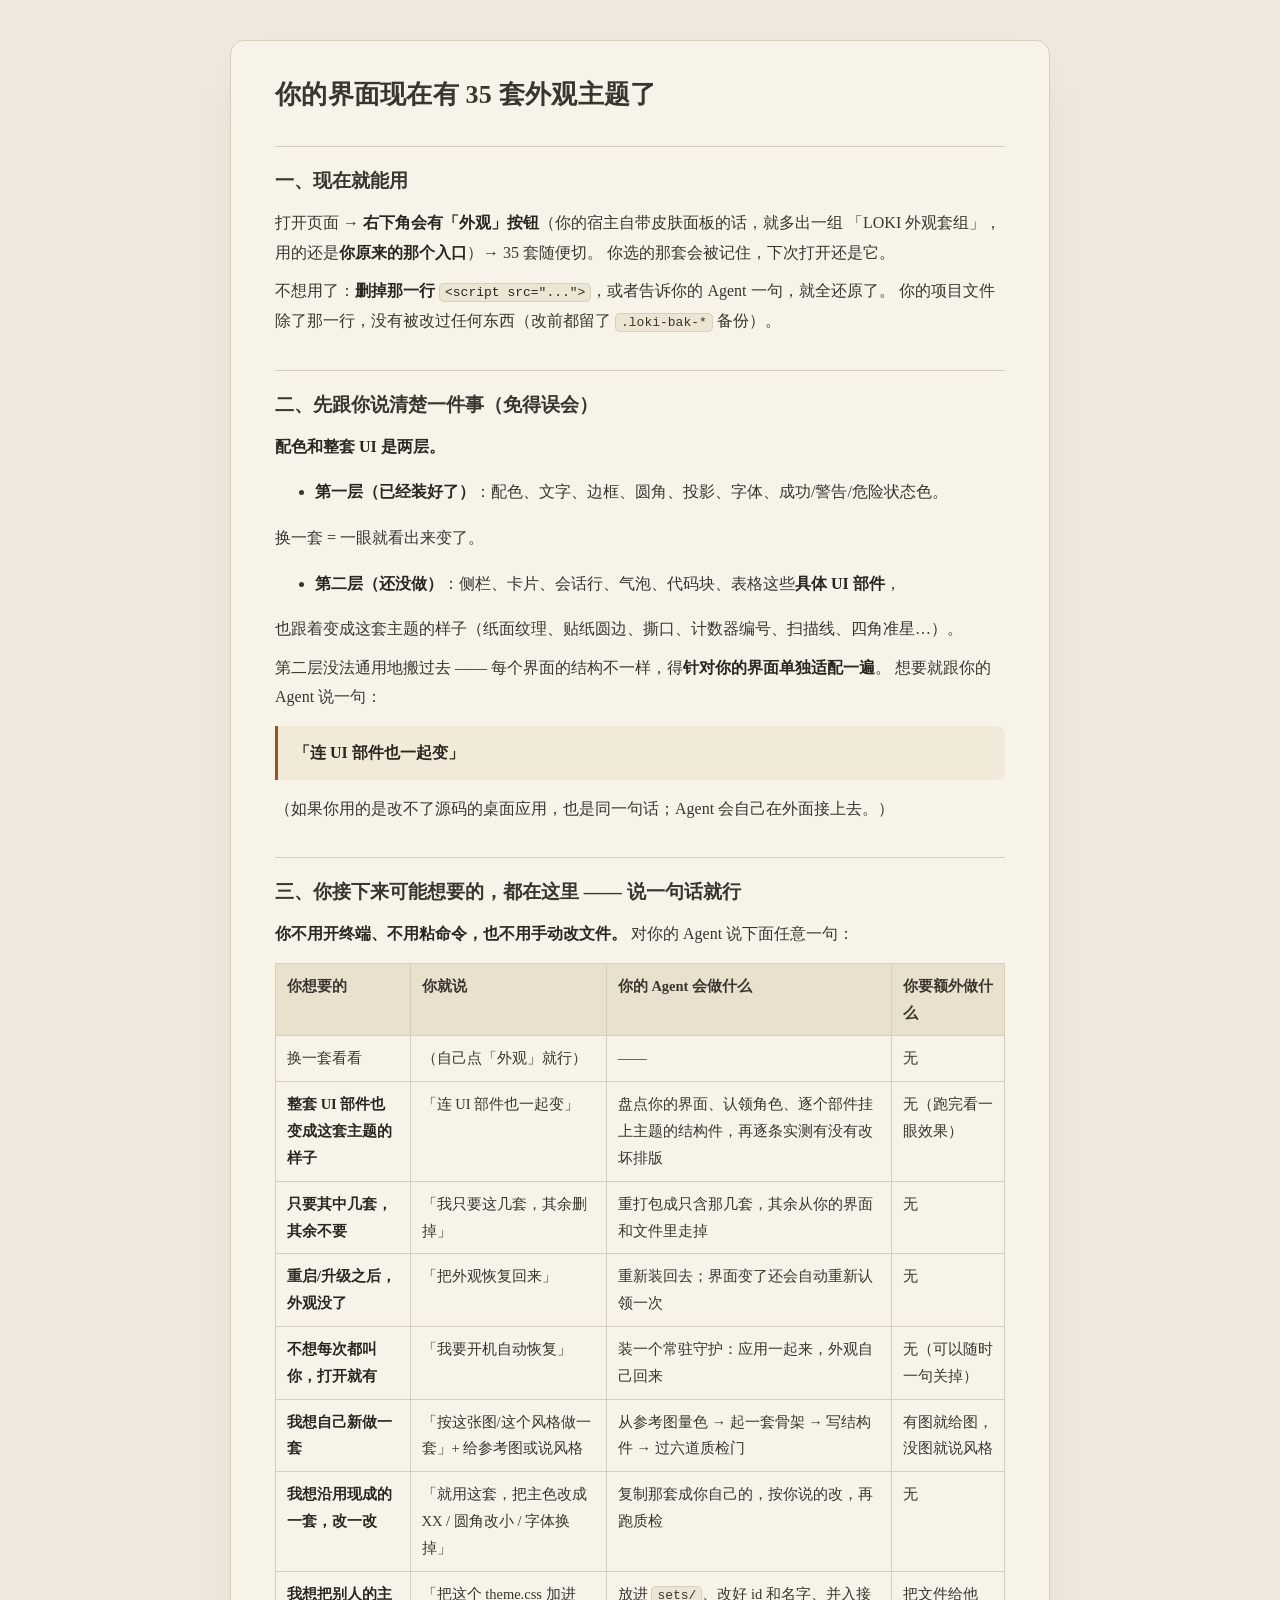
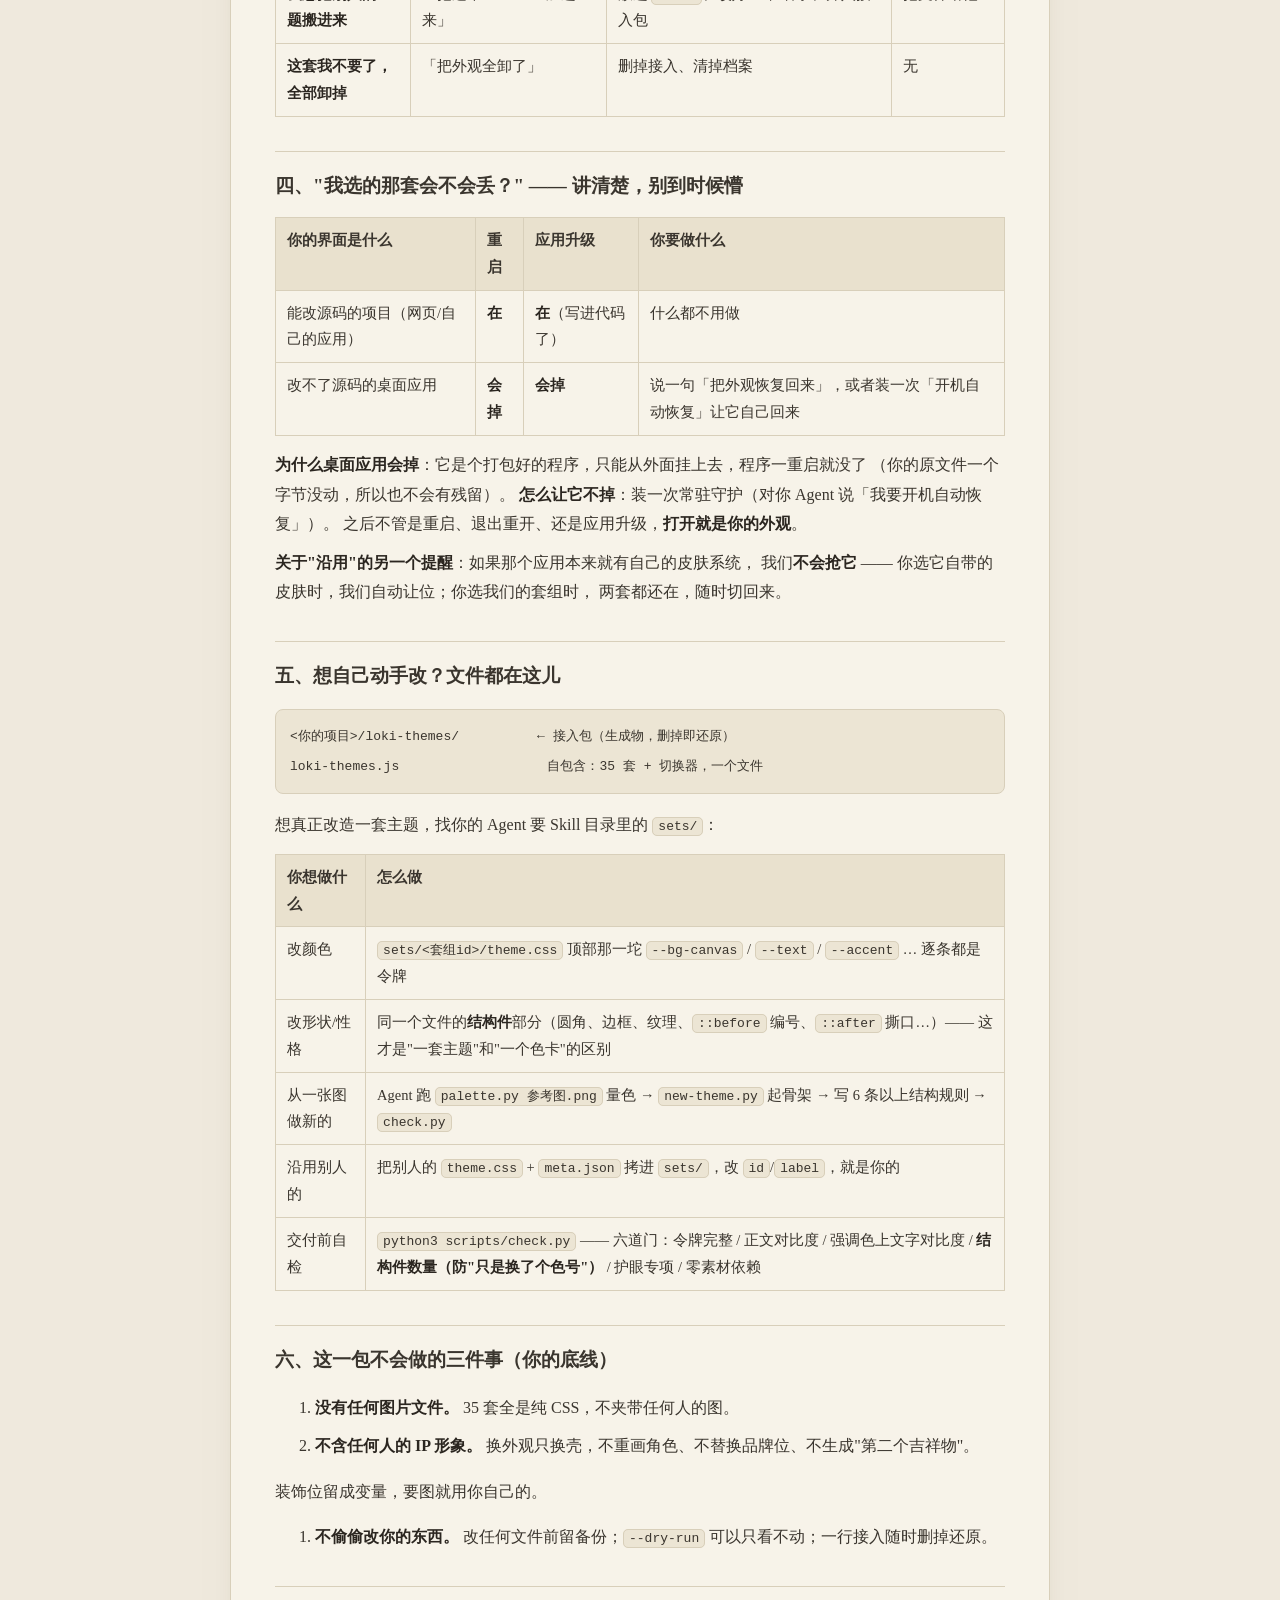
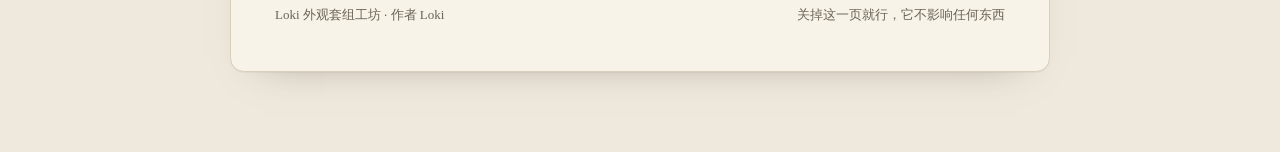
<file: previews/after-install/装完提示页.html>
<!doctype html>
<html lang="zh-CN"><head><meta charset="utf-8">
<meta name="viewport" content="width=device-width,initial-scale=1">
<title>外观装好了：35 套</title>
<style>
:root { --bg:#efe9dd; --paper:#f7f3e9; --ink:#3a352e; --muted:#6b6355; --line:#d8cfba; --accent:#8a5a2b; }
* { box-sizing:border-box; }
body { margin:0; padding:40px 20px 80px; background:var(--bg); color:var(--ink);
  font:16px/1.85 "Iowan Old Style","Songti SC","STSong",Georgia,"PingFang SC",serif; }
.wrap { max-width:820px; margin:0 auto; background:var(--paper); border:1px solid var(--line);
  border-radius:14px; padding:36px 44px 44px; box-shadow:0 1px 0 rgba(0,0,0,.04), 0 18px 40px -32px rgba(60,50,30,.5); }
h1 { font-size:26px; line-height:1.35; margin:0 0 6px; letter-spacing:.01em; }
h2 { font-size:19px; margin:34px 0 10px; padding-top:16px; border-top:1px solid var(--line); }
h3 { font-size:16px; margin:22px 0 8px; }
p, li { margin:9px 0; }
strong { color:#2b2620; }
code { background:#ece5d4; border:1px solid var(--line); border-radius:5px; padding:1px 5px;
  font:13px/1.6 "SF Mono",Menlo,Consolas,monospace; }
pre { background:#ece5d4; border:1px solid var(--line); border-radius:8px; padding:12px 14px; overflow-x:auto; }
pre code { background:none; border:0; padding:0; }
table { border-collapse:collapse; width:100%; margin:14px 0; font-size:14.5px; }
th, td { border:1px solid var(--line); padding:9px 11px; text-align:left; vertical-align:top; }
th { background:#e9e1ce; font-weight:600; }
blockquote { margin:14px 0; padding:12px 16px; background:#f1ead8; border-left:3px solid var(--accent);
  border-radius:0 8px 8px 0; }
hr { border:0; border-top:1px solid var(--line); margin:28px 0; }
a { color:var(--accent); }
.foot { margin-top:34px; padding-top:16px; border-top:1px solid var(--line); color:var(--muted);
  font-size:13px; display:flex; justify-content:space-between; gap:12px; flex-wrap:wrap; }
@media (prefers-color-scheme: dark) {
  :root { --bg:#14120f; --paper:#1c1916; --ink:#e6ddca; --muted:#a19684; --line:#3a3429; --accent:#d0a267; }
  strong { color:#f2ead8; }
  code, pre { background:#241f19; }
  th { background:#241f19; }
  blockquote { background:#221d17; }
}
</style>
</head><body><div class="wrap">
<h1>你的界面现在有 35 套外观主题了</h1>
<h2>一、现在就能用</h2>
<p>打开页面 → <strong>右下角会有「外观」按钮</strong>（你的宿主自带皮肤面板的话，就多出一组 「LOKI 外观套组」，用的还是<strong>你原来的那个入口</strong>）→ 35 套随便切。 你选的那套会被记住，下次打开还是它。</p>
<p>不想用了：<strong>删掉那一行 <code>&lt;script src="..."&gt;</code></strong>，或者告诉你的 Agent 一句，就全还原了。 你的项目文件除了那一行，没有被改过任何东西（改前都留了 <code>.loki-bak-*</code> 备份）。</p>
<h2>二、先跟你说清楚一件事（免得误会）</h2>
<p><strong>配色和整套 UI 是两层。</strong></p>
<ul><li><strong>第一层（已经装好了）</strong>：配色、文字、边框、圆角、投影、字体、成功/警告/危险状态色。</li></ul>
<p>换一套 = 一眼就看出来变了。</p>
<ul><li><strong>第二层（还没做）</strong>：侧栏、卡片、会话行、气泡、代码块、表格这些<strong>具体 UI 部件</strong>，</li></ul>
<p>也跟着变成这套主题的样子（纸面纹理、贴纸圆边、撕口、计数器编号、扫描线、四角准星…）。</p>
<p>第二层没法通用地搬过去 —— 每个界面的结构不一样，得<strong>针对你的界面单独适配一遍</strong>。 想要就跟你的 Agent 说一句：</p>
<blockquote><strong>「连 UI 部件也一起变」</strong></blockquote>
<p>（如果你用的是改不了源码的桌面应用，也是同一句话；Agent 会自己在外面接上去。）</p>
<h2>三、你接下来可能想要的，都在这里 —— 说一句话就行</h2>
<p><strong>你不用开终端、不用粘命令，也不用手动改文件。</strong> 对你的 Agent 说下面任意一句：</p>
<table><thead><tr><th>你想要的</th><th>你就说</th><th>你的 Agent 会做什么</th><th>你要额外做什么</th></tr></thead><tbody>
<tr><td>换一套看看</td><td>（自己点「外观」就行）</td><td>——</td><td>无</td></tr>
<tr><td><strong>整套 UI 部件也变成这套主题的样子</strong></td><td>「连 UI 部件也一起变」</td><td>盘点你的界面、认领角色、逐个部件挂上主题的结构件，再逐条实测有没有改坏排版</td><td>无（跑完看一眼效果）</td></tr>
<tr><td><strong>只要其中几套，其余不要</strong></td><td>「我只要这几套，其余删掉」</td><td>重打包成只含那几套，其余从你的界面和文件里走掉</td><td>无</td></tr>
<tr><td><strong>重启/升级之后，外观没了</strong></td><td>「把外观恢复回来」</td><td>重新装回去；界面变了还会自动重新认领一次</td><td>无</td></tr>
<tr><td><strong>不想每次都叫你，打开就有</strong></td><td>「我要开机自动恢复」</td><td>装一个常驻守护：应用一起来，外观自己回来</td><td>无（可以随时一句关掉）</td></tr>
<tr><td><strong>我想自己新做一套</strong></td><td>「按这张图/这个风格做一套」+ 给参考图或说风格</td><td>从参考图量色 → 起一套骨架 → 写结构件 → 过六道质检门</td><td>有图就给图，没图就说风格</td></tr>
<tr><td><strong>我想沿用现成的一套，改一改</strong></td><td>「就用这套，把主色改成 XX / 圆角改小 / 字体换掉」</td><td>复制那套成你自己的，按你说的改，再跑质检</td><td>无</td></tr>
<tr><td><strong>我想把别人的主题搬进来</strong></td><td>「把这个 theme.css 加进来」</td><td>放进 <code>sets/</code>、改好 id 和名字、并入接入包</td><td>把文件给他</td></tr>
<tr><td><strong>这套我不要了，全部卸掉</strong></td><td>「把外观全卸了」</td><td>删掉接入、清掉档案</td><td>无</td></tr>
</tbody></table>
<h2>四、"我选的那套会不会丢？" —— 讲清楚，别到时候懵</h2>
<table><thead><tr><th>你的界面是什么</th><th>重启</th><th>应用升级</th><th>你要做什么</th></tr></thead><tbody>
<tr><td>能改源码的项目（网页/自己的应用）</td><td><strong>在</strong></td><td><strong>在</strong>（写进代码了）</td><td>什么都不用做</td></tr>
<tr><td>改不了源码的桌面应用</td><td><strong>会掉</strong></td><td><strong>会掉</strong></td><td>说一句「把外观恢复回来」，或者装一次「开机自动恢复」让它自己回来</td></tr>
</tbody></table>
<p><strong>为什么桌面应用会掉</strong>：它是个打包好的程序，只能从外面挂上去，程序一重启就没了 （你的原文件一个字节没动，所以也不会有残留）。 <strong>怎么让它不掉</strong>：装一次常驻守护（对你 Agent 说「我要开机自动恢复」）。 之后不管是重启、退出重开、还是应用升级，<strong>打开就是你的外观</strong>。</p>
<p><strong>关于"沿用"的另一个提醒</strong>：如果那个应用本来就有自己的皮肤系统， 我们<strong>不会抢它</strong> —— 你选它自带的皮肤时，我们自动让位；你选我们的套组时， 两套都还在，随时切回来。</p>
<h2>五、想自己动手改？文件都在这儿</h2>
<pre><code>&lt;你的项目&gt;/loki-themes/          ← 接入包（生成物，删掉即还原）
loki-themes.js                   自包含：35 套 + 切换器，一个文件</code></pre>
<p>想真正改造一套主题，找你的 Agent 要 Skill 目录里的 <code>sets/</code>：</p>
<table><thead><tr><th>你想做什么</th><th>怎么做</th></tr></thead><tbody>
<tr><td>改颜色</td><td><code>sets/&lt;套组id&gt;/theme.css</code> 顶部那一坨 <code>--bg-canvas</code> / <code>--text</code> / <code>--accent</code> … 逐条都是令牌</td></tr>
<tr><td>改形状/性格</td><td>同一个文件的<strong>结构件</strong>部分（圆角、边框、纹理、<code>::before</code> 编号、<code>::after</code> 撕口…）—— 这才是"一套主题"和"一个色卡"的区别</td></tr>
<tr><td>从一张图做新的</td><td>Agent 跑 <code>palette.py 参考图.png</code> 量色 → <code>new-theme.py</code> 起骨架 → 写 6 条以上结构规则 → <code>check.py</code></td></tr>
<tr><td>沿用别人的</td><td>把别人的 <code>theme.css</code> + <code>meta.json</code> 拷进 <code>sets/</code>，改 <code>id</code>/<code>label</code>，就是你的</td></tr>
<tr><td>交付前自检</td><td><code>python3 scripts/check.py</code> —— 六道门：令牌完整 / 正文对比度 / 强调色上文字对比度 / <strong>结构件数量（防"只是换了个色号"）</strong> / 护眼专项 / 零素材依赖</td></tr>
</tbody></table>
<h2>六、这一包不会做的三件事（你的底线）</h2>
<ol><li><strong>没有任何图片文件。</strong> 35 套全是纯 CSS，不夹带任何人的图。</li><li><strong>不含任何人的 IP 形象。</strong> 换外观只换壳，不重画角色、不替换品牌位、不生成"第二个吉祥物"。</li></ol>
<p>装饰位留成变量，要图就用你自己的。</p>
<ol><li><strong>不偷偷改你的东西。</strong> 改任何文件前留备份；<code>--dry-run</code> 可以只看不动；一行接入随时删掉还原。</li></ol>
<div class="foot"><span>Loki 外观套组工坊 · 作者 Loki</span><span>关掉这一页就行，它不影响任何东西</span></div>
</div></body></html>
</file>
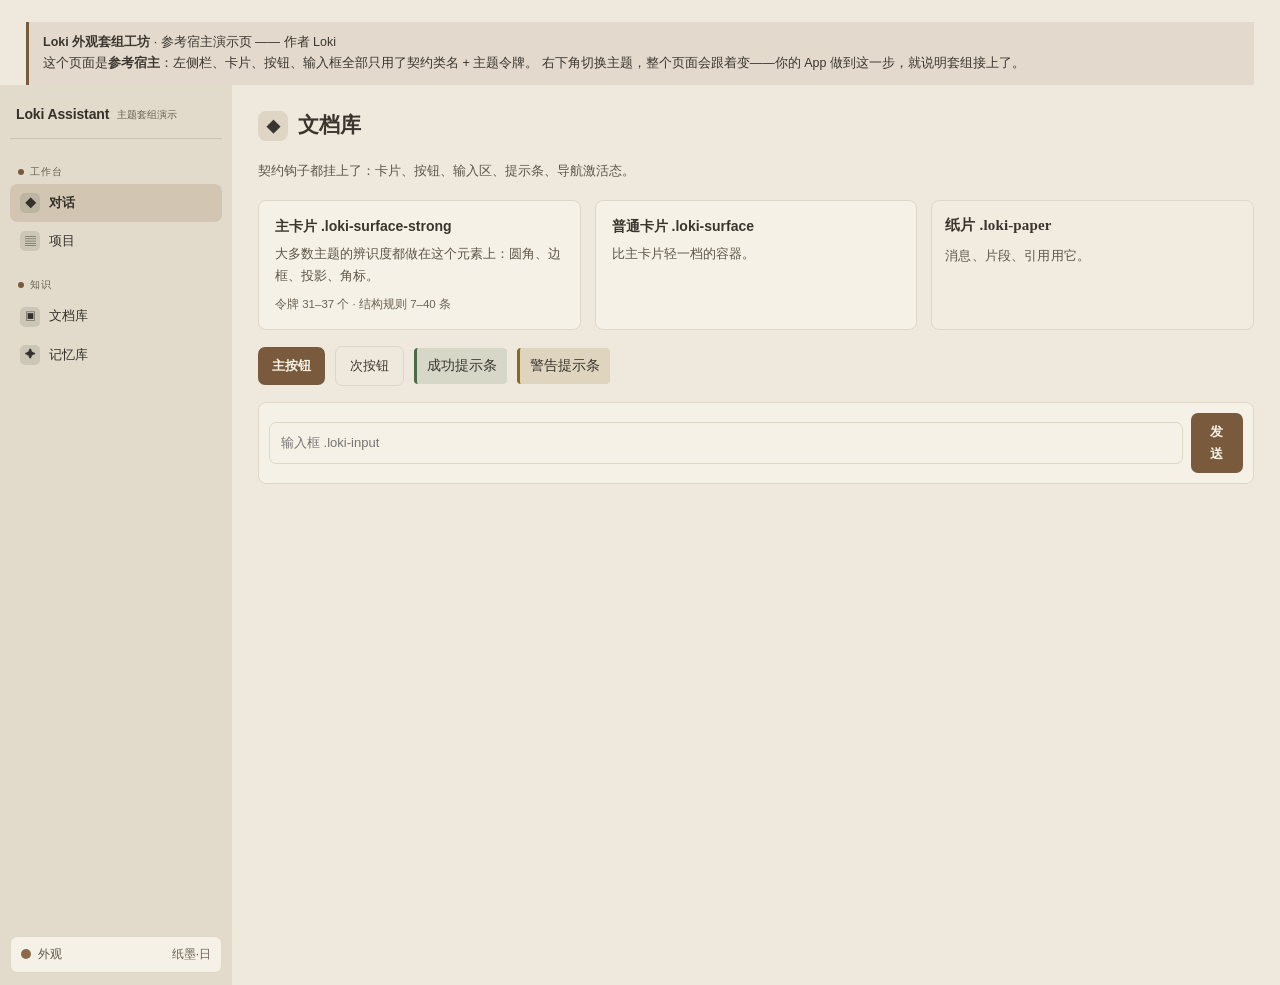
<file: previews/demo/demo.html>
<!doctype html>
<html lang="zh-CN" data-theme="loki-sticker">
<head>
<meta charset="utf-8">
<title>Loki 外观套组演示 · loki-theme-kit</title>
<!-- 防首帧闪色：任何样式之前先把主题名放好 -->
<script>
  (function () { try { var t = localStorage.getItem("loki_theme"); document.documentElement.setAttribute("data-theme", t || "loki-sticker"); } catch (e) {} })();
</script>
<link rel="stylesheet" href="./host-base.css">
<link rel="stylesheet" href="./index.css">
<link rel="stylesheet" href="./theme-switcher.css">
<style>
  body { padding: 0; }
  .demo-note { margin: 22px 26px 0; padding: 10px 14px; font-size: 12.5px;
    border-left: 3px solid var(--accent-copper); background: color-mix(in srgb, var(--accent-copper) 10%, transparent); }
</style>
</head>
<body>
<div class="demo-note">
  <b>Loki 外观套组工坊</b> · 参考宿主演示页 —— 作者 Loki<br>
  这个页面是<b>参考宿主</b>：左侧栏、卡片、按钮、输入框全部只用了契约类名 + 主题令牌。
  右下角切换主题，整个页面会跟着变——你的 App 做到这一步，就说明套组接上了。
</div>

<div class="loki-app">
  <aside class="loki-sidebar">
    <div class="loki-sidebar-head">
      <span class="loki-brand-name">Loki Assistant</span>
      <span class="loki-brand-sub">主题套组演示</span>
    </div>

    <div class="loki-nav-group">
      <div class="loki-nav-group-label"><span class="loki-nav-group-dot"></span>工作台</div>
      <a class="loki-nav-item loki-nav-item-active" href="#"><span class="loki-nav-icon">◆</span>对话</a>
      <a class="loki-nav-item" href="#"><span class="loki-nav-icon">▤</span>项目</a>
    </div>
    <div class="loki-nav-group">
      <div class="loki-nav-group-label"><span class="loki-nav-group-dot"></span>知识</div>
      <a class="loki-nav-item" href="#"><span class="loki-nav-icon">▣</span>文档库</a>
      <a class="loki-nav-item" href="#"><span class="loki-nav-icon">✦</span>记忆库</a>
    </div>
    <div class="loki-nav-spacer"></div>
    <div id="switcher-mount"></div>
  </aside>

  <main>
    <div class="loki-header-row">
      <span class="loki-header-sticker">◆</span>
      <h1>文档库</h1>
    </div>
    <p class="loki-page-sub">契约钩子都挂上了：卡片、按钮、输入区、提示条、导航激活态。</p>

    <div class="loki-row">
      <div class="loki-surface-strong">
        <div class="loki-card-title">主卡片 .loki-surface-strong</div>
        <div class="loki-card-body">大多数主题的辨识度都做在这个元素上：圆角、边框、投影、角标。</div>
        <div class="loki-card-meta">令牌 31–37 个 · 结构规则 7–40 条</div>
      </div>
      <div class="loki-surface">
        <div class="loki-card-title">普通卡片 .loki-surface</div>
        <div class="loki-card-body">比主卡片轻一档的容器。</div>
      </div>
      <div class="loki-paper">
        <div class="loki-card-title">纸片 .loki-paper</div>
        <div class="loki-card-body">消息、片段、引用用它。</div>
      </div>
    </div>

    <div style="margin-top:16px; display:flex; gap:10px; flex-wrap:wrap; align-items:center">
      <button class="loki-button-primary">主按钮</button>
      <button class="loki-button-secondary">次按钮</button>
      <span class="loki-tint-success">成功提示条</span>
      <span class="loki-tint-warning">警告提示条</span>
    </div>

    <div class="loki-composer">
      <input class="loki-input" placeholder="输入框 .loki-input">
      <button class="loki-button-primary">发送</button>
    </div>
  </main>
</div>

<script>
  /* 切换器代码直接内联（不用 ES module import：file:// 打开时 Chrome 会因 CORS 拦掉 import，
     内联成普通脚本就任何方式打开都能用） */
/* 主题切换器（原生 JS，无依赖，可直接抄）
 *
 * 设计要点（这几条都是踩过坑才加上的）：
 *  1. 主题名存在 <html data-theme="…">，CSS 用 :root[data-theme="x"] 选择器接管，不需要 class 列表；
 *  2. 读 localStorage 必须放在「挂载之后」，不要在模块顶层读——服务端渲染时读到 undefined，
 *     客户端首帧读到记忆值，两边 HTML 不一致，React 会报 hydration mismatch；
 *  3. 想彻底没有首帧闪白，在 <head> 里放一个内联脚本（见 templates/theme-switcher-flash-guard.html），
 *     在样式之前就把 data-theme 设好。
 */

const STORAGE_KEY = "loki_theme";
const FALLBACK = "loki-ease";   // 装完套组后，把这里改成你想默认的那套

/** 切主题：只改一个属性 + 记一笔 */
function applyTheme(id, root = document.documentElement) {
  root.dataset.theme = id;
  try { localStorage.setItem(STORAGE_KEY, id); } catch { /* 隐私模式下写不进去，忽略 */ }
}

/** 恢复上次选择；没有记忆或记忆的主题已经不存在 → 用 fallback */
function restoreTheme(availableIds, root = document.documentElement) {
  let saved = null;
  try { saved = localStorage.getItem(STORAGE_KEY); } catch { /* ignore */ }
  const id = availableIds.includes(saved) ? saved : FALLBACK;
  root.dataset.theme = id;
  return id;
}

/**
 * 造一个切换器元素，塞进 mount。
 * @param {{sets: Array<{id:string,label:string,group?:string,accent?:string,surface?:string}>, mount: HTMLElement, groups?: Record<string,string>}} opts
 */
function createThemeSwitcher({ sets, mount, groups = {} }) {
  const box = document.createElement("details");
  box.className = "lk-theme-picker";
  const current = document.documentElement.dataset.theme || FALLBACK;
  const cur = sets.find((s) => s.id === current);

  box.innerHTML = `
    <summary class="lk-theme-summary">
      <span class="lk-theme-dot" style="background:${(cur && cur.accent) || "#888"}"></span>
      <span>外观</span>
      <span class="lk-theme-current">${(cur && cur.label) || current}</span>
    </summary>
    <div class="lk-theme-panel" role="listbox"></div>`;
  const panel = box.querySelector(".lk-theme-panel");

  const byGroup = {};
  for (const s of sets) (byGroup[s.group || ""] ||= []).push(s);

  for (const [g, list] of Object.entries(byGroup)) {
    if (g && groups[g]) {
      const h = document.createElement("div");
      h.className = "lk-theme-group";
      h.textContent = groups[g];
      panel.appendChild(h);
    }
    for (const s of list) {
      const b = document.createElement("button");
      b.type = "button";
      b.className = "lk-theme-item";
      b.dataset.themeId = s.id;
      b.setAttribute("role", "option");
      b.setAttribute("aria-selected", String(s.id === current));
      b.innerHTML = `<span class="lk-theme-swatch" style="background:${s.surface || "#fff"}">
                       <i style="background:${s.accent || "#888"}"></i></span>
                     <span class="lk-theme-label">${s.label || s.id}</span>`;
      b.onclick = () => {
        applyTheme(s.id);
        panel.querySelectorAll(".lk-theme-item").forEach((x) =>
          x.setAttribute("aria-selected", String(x.dataset.themeId === s.id)));
        box.querySelector(".lk-theme-current").textContent = s.label || s.id;
        const dot = box.querySelector(".lk-theme-dot");
        if (dot) dot.style.background = s.accent || "#888";
      };
      panel.appendChild(b);
    }
  }
  mount.appendChild(box);
  return box;
}

  const THEMES = [{"id": "loki-sticker", "label": "音乐贴纸", "group": "art", "accent": "#b03d24", "surface": "#f7f5eb"}, {"id": "loki-blueprint", "label": "蓝图", "group": "calm", "accent": "#dbe8ff", "surface": "#10305a"}, {"id": "poster-stream", "label": "展流", "group": "art", "accent": "#d23f31", "surface": "#f6f5f2"}, {"id": "loki-die", "label": "模切贴纸", "group": "art", "accent": "#b04a33", "surface": "#fdfcfa"}, {"id": "loki-neon", "label": "霓虹电台", "group": "retro", "accent": "#55e2fa", "surface": "#131a1f"}, {"id": "loki-sandbox", "label": "沙盘", "group": "retro", "accent": "#a85a24", "surface": "#f7e3bb"}, {"id": "loki-egg", "label": "彩蛋", "group": "art", "accent": "#733436", "surface": "#f3f2eb"}, {"id": "loki-pop", "label": "贴纸波普", "group": "art", "accent": "#ff6b00", "surface": "#fff3e2"}, {"id": "loki-guide", "label": "入场指南", "group": "art", "accent": "#b8441a", "surface": "#fbf6ee"}, {"id": "loki-butter", "label": "黄油海报", "group": "art", "accent": "#c9761f", "surface": "#fceccb"}, {"id": "loki-manual", "label": "现场手册", "group": "art", "accent": "#b03d36", "surface": "#f6f5f0"}, {"id": "loki-indigo", "label": "靖蓝夜色", "group": "calm", "accent": "#7c5cff", "surface": "#191a3a"}, {"id": "loki-navkit", "label": "导航件", "group": "art", "accent": "#ab4a22", "surface": "#f4f2ec"}, {"id": "loki-ticket", "label": "通行证票根", "group": "art", "accent": "#e2541f", "surface": "#eae4d6"}, {"id": "doodle-studio", "label": "涂鸦", "group": "art", "accent": "#ff4b19", "surface": "#f8f5ed"}, {"id": "loki-vapor", "label": "蒸汽波", "group": "retro", "accent": "#5ef1ff", "surface": "#1b1033"}, {"id": "urban-collage", "label": "拼贴", "group": "art", "accent": "#b8ef31", "surface": "#e9dfc7"}, {"id": "loki-console", "label": "创作台", "group": "art", "accent": "#fa6d46", "surface": "#fbf9f4"}, {"id": "loki-terminal", "label": "终端绿", "group": "retro", "accent": "#3ddc97", "surface": "#06120b"}, {"id": "loki-memphis", "label": "孟菲斯", "group": "art", "accent": "#2f6df6", "surface": "#fbf5ee"}, {"id": "loki-atlas", "label": "导览图", "group": "calm", "accent": "#dde996", "surface": "#12161a"}, {"id": "loki-mint", "label": "薄荷手账", "group": "art", "accent": "#1f8a70", "surface": "#e6f0ea"}, {"id": "loki-desk", "label": "老式桌面", "group": "retro", "accent": "#1560a8", "surface": "#c8c4bb"}, {"id": "loki-wire", "label": "线框稿", "group": "art", "accent": "#2f7a7a", "surface": "#f2f1ec"}, {"id": "loki-ease", "label": "纸墨·日", "group": "care", "accent": "#8a6a4a", "surface": "#efe9dd"}, {"id": "loki-moss", "label": "雾苔", "group": "care", "accent": "#4a6b57", "surface": "#e7ece6"}, {"id": "retro-poster", "label": "海报", "group": "art", "accent": "#f5422a", "surface": "#ffd43b"}, {"id": "loki-bauhaus", "label": "包豪斯", "group": "art", "accent": "#d8232a", "surface": "#f2efe6"}, {"id": "loki-wall", "label": "留言墙", "group": "art", "accent": "#ad4322", "surface": "#fdfcf4"}, {"id": "pixel-arcade", "label": "像素", "group": "retro", "accent": "#62e36c", "surface": "#11194f"}, {"id": "loki-rose", "label": "玫瑰纸片", "group": "art", "accent": "#c4495f", "surface": "#f6e2e3"}, {"id": "loki-ease-dark", "label": "纸墨·夜", "group": "care", "accent": "#c2a878", "surface": "#1c1b18"}, {"id": "loki-nine", "label": "九宫格", "group": "art", "accent": "#c73f55", "surface": "#f6f5e0"}, {"id": "sky-cinema", "label": "天空", "group": "calm", "accent": "#1550b7", "surface": "#dcecf7"}, {"id": "loki-8bit", "label": "像素冒险", "group": "retro", "accent": "#f0842c", "surface": "#0d2b51"}];
  const GROUP_LABELS = {"care": "护眼阅读", "art": "艺术风格", "retro": "复古屏幕", "calm": "安静工作", "": "未分组"};
  restoreTheme(THEMES.map((t) => t.id));
  createThemeSwitcher({ sets: THEMES, mount: document.getElementById("switcher-mount"), groups: GROUP_LABELS });
</script>
</body></html>
</file>
<file: previews/demo/host-base.css>
/* 参考宿主外壳（reference host shell）
 *
 * 这份 CSS 是「宿主那一半」的最小实现：把主题令牌消费成真实的布局与样式，
 * 并给元素挂上契约钩子。套组（sets/*.css）只负责改这些钩子的外观。
 *
 * 抄法：把你的 App 里对应的元素加上同名 class，或者把这里的令牌引用搬进你自己的样式。
 * 它不依赖任何框架，纯 CSS。
 */

* { box-sizing: border-box; }
html, body { height: 100%; }
body {
  margin: 0;
  background: var(--bg-canvas, #f5f5f2);
  color: var(--text-primary, #17171a);
  font: 14px/1.7 -apple-system, "PingFang SC", "Segoe UI", sans-serif;
  transition: background-color .18s ease, color .18s ease;
}

/* ---- 布局骨架：侧栏 + 主区（分栏是默认件，别做成单块） ---- */
.loki-app { display: flex; min-height: 100vh; }

.loki-sidebar {
  width: 232px; flex: none;
  background: var(--bg-metal, #1b1f22);
  color: var(--sidebar-text, #f2f2ef);
  display: flex; flex-direction: column; gap: 4px;
  padding: 10px 10px 12px;
}
.loki-sidebar-head {
  display: flex; align-items: center; gap: 8px;
  padding: 8px 6px 12px;
  border-bottom: 1px solid var(--sidebar-rule, rgba(255,255,255,.14));
  margin-bottom: 8px;
}
.loki-brand-name { font-weight: 600; letter-spacing: -.01em; }
.loki-brand-sub { font-size: 10px; color: var(--sidebar-muted, #a3a39e); }

.loki-nav-group { margin-top: 6px; }
.loki-nav-group-label {
  display: flex; align-items: center; gap: 6px;
  padding: 6px 8px 4px; font-size: 10px; letter-spacing: .1em;
  color: var(--sidebar-muted, #a3a39e);
}
.loki-nav-group-dot {
  width: 6px; height: 6px; border-radius: 999px;
  background: var(--nav-tone, var(--accent-copper, #c2410c));
}
.loki-nav-item {
  display: flex; align-items: center; gap: 9px;
  padding: 8px 10px; border-radius: var(--radius-control, 8px);
  color: inherit; text-decoration: none; font-size: 13px;
  transition: background-color .15s ease;
}
.loki-nav-item:hover { background: var(--sidebar-hover, rgba(255,255,255,.1)); }
.loki-nav-item-active { background: var(--sidebar-active, rgba(255,255,255,.18)); font-weight: 600; }
.loki-nav-icon {
  width: 20px; height: 20px; flex: none; display: grid; place-items: center;
  border-radius: calc(var(--radius-control, 8px) - 2px);
  background: color-mix(in srgb, currentColor 12%, transparent);
  font-size: 11px;
}
.loki-nav-spacer { flex: 1; }

main { flex: 1; min-width: 0; padding: 22px 26px 40px; }
main h1 { font-family: var(--font-display, inherit); font-weight: var(--display-weight, 700);
          letter-spacing: var(--display-spacing, 0); font-size: 21px; margin: 0 0 4px; }
.loki-page-sub { color: var(--text-secondary, #444); margin: 0 0 18px; font-size: 13px; }

.loki-surface, .loki-surface-strong, .loki-paper {
  border: 1px solid var(--border-subtle, #ddd);
  border-radius: var(--radius-panel, 12px);
  background: var(--bg-surface, #fff);
  box-shadow: var(--shadow-soft, none);
}
.loki-surface-strong { background: var(--bg-elevated, #fff); box-shadow: var(--shadow-panel, none); }
.loki-row { display: grid; gap: 14px; grid-template-columns: repeat(auto-fill, minmax(260px, 1fr)); }
.loki-surface, .loki-surface-strong { padding: 14px 16px; }
.loki-paper { padding: 11px 13px; background: var(--bg-paper, #fff); }
.loki-card-title { font-weight: 600; margin-bottom: 4px; }
.loki-card-body { color: var(--text-secondary, #444); font-size: 13px; }
.loki-card-meta { color: var(--text-muted, #777); font-size: 11.5px; margin-top: 8px; }

.loki-button-primary, .loki-button-secondary {
  font: inherit; font-size: 13px; padding: 8px 14px; cursor: pointer;
  border-radius: var(--radius-control, 8px);
}
.loki-button-primary {
  background: var(--accent-copper, #c2410c);
  color: var(--accent-ink, #fff);
  border: 0; font-weight: 600;
}
.loki-button-secondary {
  background: transparent; color: var(--text-primary, #111);
  border: 1px solid var(--border-subtle, #ddd);
}

.loki-input {
  font: inherit; font-size: 13px; width: 100%;
  padding: 9px 11px; border-radius: var(--radius-control, 8px);
  border: 1px solid var(--border-subtle, #ddd);
  background: var(--bg-surface, #fff); color: var(--text-primary, #111);
}
.loki-input:focus { outline: 2px solid var(--border-active, var(--accent-copper, #c2410c)); outline-offset: 1px; }
.loki-composer { display: flex; gap: 8px; align-items: center; margin-top: 16px;
                 padding: 10px; background: var(--bg-elevated, #fff);
                 border: 1px solid var(--border-subtle, #ddd);
                 border-radius: var(--radius-panel, 12px); }

.loki-tint-success { background: color-mix(in srgb, var(--state-success) 14%, transparent);
  border-left: 3px solid var(--state-success, #15803d); padding: 6px 10px; border-radius: 4px; }
.loki-tint-warning { background: color-mix(in srgb, var(--state-warning) 16%, transparent);
  border-left: 3px solid var(--state-warning, #a16207); padding: 6px 10px; border-radius: 4px; }

.loki-header-sticker { display: inline-grid; place-items: center; width: 30px; height: 30px;
  background: color-mix(in srgb, var(--accent-copper) 14%, transparent); border-radius: 8px; font-size: 15px; }
.loki-header-row { display: flex; align-items: center; gap: 10px; margin-bottom: 14px; }
</file>
<file: previews/demo/index.css>
/* 外观套组入口 —— 由 loki-theme-kit/scripts/install.py 生成。
   在你的全局 CSS 里 @import 这一个文件就够了。 */

/* --- 护眼阅读 --- */
@import "./loki-ease.css";
@import "./loki-moss.css";
@import "./loki-ease-dark.css";

/* --- 艺术风格 --- */
@import "./loki-sticker.css";
@import "./poster-stream.css";
@import "./loki-die.css";
@import "./loki-egg.css";
@import "./loki-pop.css";
@import "./loki-guide.css";
@import "./loki-butter.css";
@import "./loki-manual.css";
@import "./loki-navkit.css";
@import "./loki-ticket.css";
@import "./doodle-studio.css";
@import "./urban-collage.css";
@import "./loki-console.css";
@import "./loki-memphis.css";
@import "./loki-mint.css";
@import "./loki-wire.css";
@import "./retro-poster.css";
@import "./loki-bauhaus.css";
@import "./loki-wall.css";
@import "./loki-rose.css";
@import "./loki-nine.css";

/* --- 复古屏幕 --- */
@import "./loki-neon.css";
@import "./loki-sandbox.css";
@import "./loki-vapor.css";
@import "./loki-terminal.css";
@import "./loki-desk.css";
@import "./pixel-arcade.css";
@import "./loki-8bit.css";

/* --- 安静工作 --- */
@import "./loki-blueprint.css";
@import "./loki-indigo.css";
@import "./loki-atlas.css";
@import "./sky-cinema.css";
</file>
<file: previews/demo/theme-switcher.css>
/* 主题切换器样式：只用主题令牌，所以它自己也会跟着主题变。
   抄走时把 .lk- 换成你自己的前缀即可。 */
.lk-theme-picker { position: relative; font-size: 12px; }
.lk-theme-summary {
  display: flex; align-items: center; gap: 7px;
  padding: 7px 10px; border-radius: var(--radius-control, 8px);
  border: 1px solid var(--border-subtle, #ddd);
  background: var(--bg-surface, #fff); color: var(--text-secondary, #444);
  cursor: pointer; list-style: none; user-select: none;
}
.lk-theme-summary::-webkit-details-marker { display: none; }
.lk-theme-summary:hover { background: var(--bg-canvas-soft, #f5f5f5); }
.lk-theme-dot { width: 10px; height: 10px; border-radius: 999px; flex: none; }
.lk-theme-current { margin-left: auto; color: var(--text-muted, #777); }

/* 收起时面板必须 display:none —— 只靠 height/opacity 隐藏，它仍然占布局，
   会把侧栏底下的东西挤出可视区（这个坑真的踩过：关掉的面板还占 294px）。 */
.lk-theme-picker:not([open]) > .lk-theme-panel { display: none; }

.lk-theme-panel {
  position: absolute; bottom: calc(100% + 6px); left: 0; right: 0; z-index: 40;
  max-height: min(44vh, 20rem); overflow-y: auto;
  padding: 8px; border-radius: var(--radius-panel, 12px);
  border: 1px solid var(--border-subtle, #ddd);
  background: var(--bg-elevated, #fff);
  box-shadow: var(--shadow-panel, 0 10px 30px rgba(0,0,0,.14));
}
.lk-theme-group {
  padding: 6px 4px 4px; font-size: 10px; letter-spacing: .14em;
  color: var(--text-muted, #777); text-transform: uppercase;
}
.lk-theme-item {
  display: flex; align-items: center; gap: 8px; width: 100%;
  padding: 5px 6px; border: 0; border-radius: var(--radius-control, 8px);
  background: transparent; color: var(--text-primary, #111);
  cursor: pointer; text-align: left; font-size: 12px;
}
.lk-theme-item:hover { background: var(--bg-canvas-soft, #f2f2f2); }
.lk-theme-item[aria-selected="true"] { box-shadow: inset 2px 0 0 var(--accent-copper, #c2410c); }
.lk-theme-swatch {
  width: 26px; height: 18px; border-radius: 4px; flex: none;
  border: 1px solid var(--border-subtle, #ddd);
  display: grid; place-items: center;
}
.lk-theme-swatch i { display: block; width: 10px; height: 10px; border-radius: 999px; }
.lk-theme-label { overflow: hidden; text-overflow: ellipsis; white-space: nowrap; }
</file>
